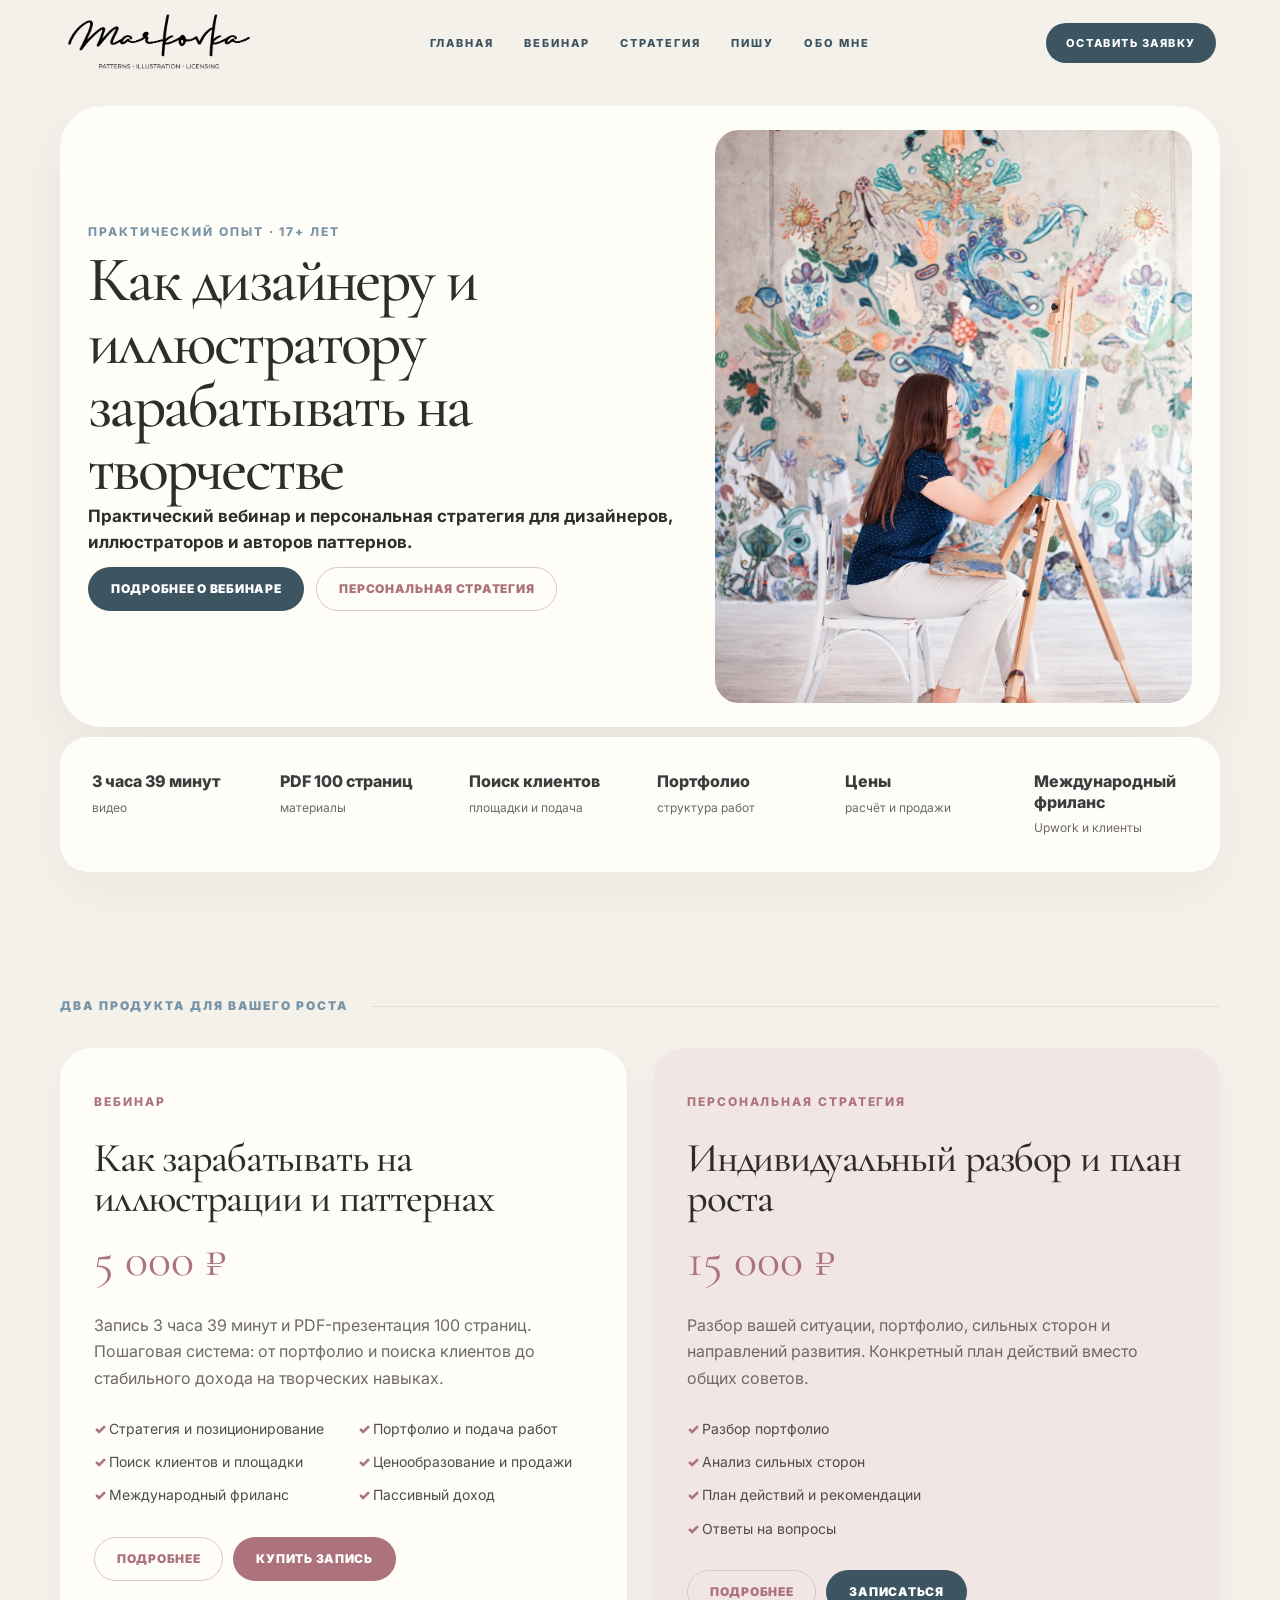
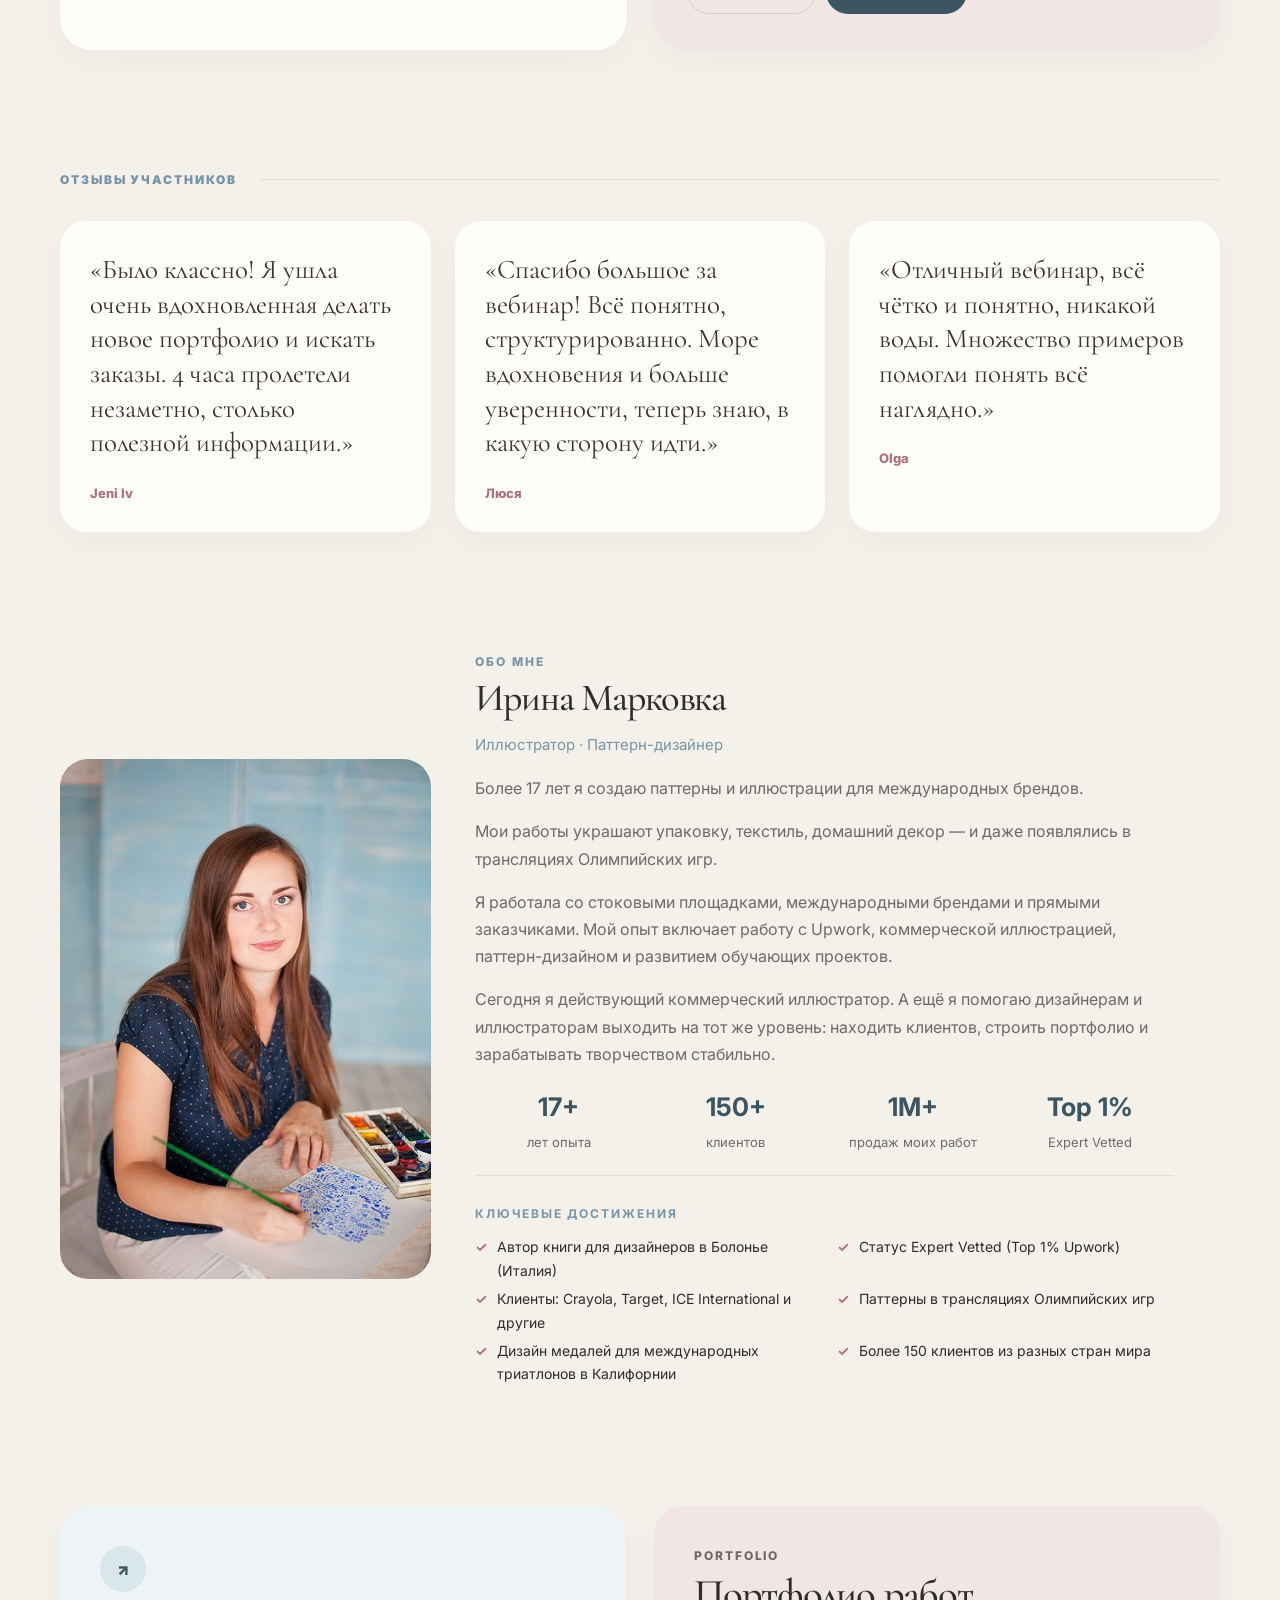
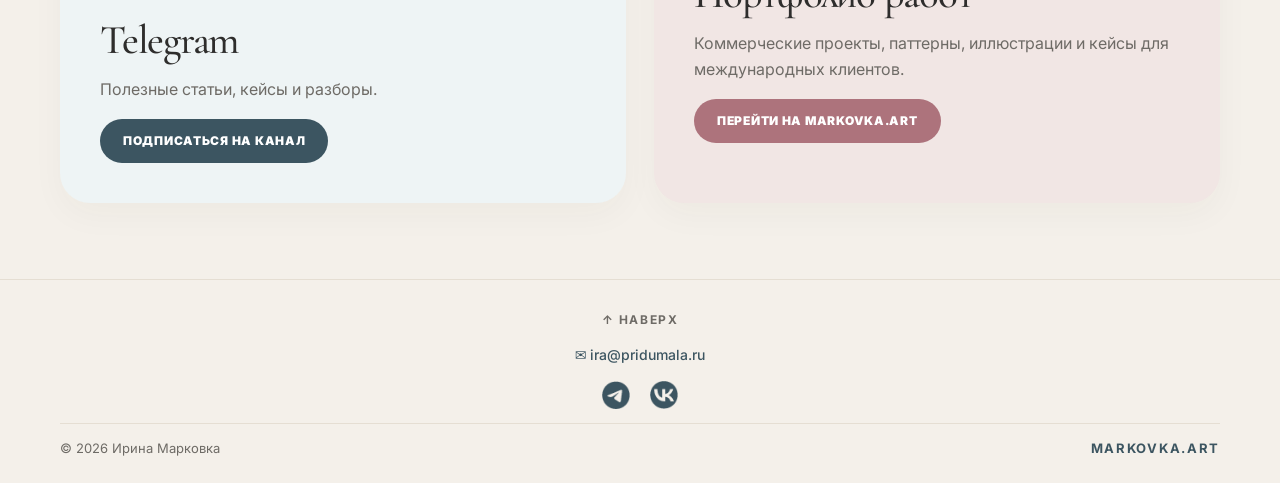
<file: index.html>
<!doctype html>
<html lang="ru">
<head>
  <link rel="icon" type="image/png" href="favicon.png">
  <meta charset="utf-8">
  <meta name="viewport" content="width=device-width, initial-scale=1">
  <title>Ирина Марковка — вебинар и персональная стратегия</title>
  <meta name="description" content="Вебинар по монетизации иллюстрации и паттернов и персональная стратегия для дизайнеров, иллюстраторов и авторов паттернов.">
  <meta property="og:title" content="Как дизайнеру и иллюстратору зарабатывать на творчестве">
  <meta property="og:description" content="Практический вебинар и персональная стратегия для дизайнеров и иллюстраторов.">
  <meta property="og:image" content="hero-irina.jpg">
  <meta property="og:type" content="website">
  <link rel="preconnect" href="https://fonts.googleapis.com">
  <link rel="preconnect" href="https://fonts.gstatic.com" crossorigin>
  <link href="https://fonts.googleapis.com/css2?family=Cormorant+Garamond:wght@400;500;600&family=Inter:wght@400;500;600;700;800&display=swap" rel="stylesheet">
  <link rel="stylesheet" href="style.css">

  <!-- Google tag (gtag.js) -->
  <script async src="https://www.googletagmanager.com/gtag/js?id=G-EKBG47SY8M"></script>
  <script>
    window.dataLayer = window.dataLayer || [];
    function gtag(){dataLayer.push(arguments);}
    gtag('js', new Date());
    gtag('config', 'G-EKBG47SY8M');
  </script>

  <style>
    /* ===== КОМПАКТНЫЙ ГЕРОЙ ===== */
    .hero {
      padding: 20px 0 10px !important;
    }
    .hero-card {
      display: grid !important;
      grid-template-columns: 1fr 0.8fr !important;
      gap: 30px !important;
      align-items: center !important;
      padding: 24px 28px 24px !important;
      background: var(--paper) !important;
      border-radius: 42px !important;
      box-shadow: var(--shadow) !important;
    }
    .hero-copy .eyebrow {
      margin-bottom: 8px !important;
    }
    .hero-copy .lead {
      font-size: 17px !important;
      margin-top: 4px !important;
      margin-bottom: 0 !important;
      max-width: 100% !important;
    }
    .hero-copy .actions {
      margin-top: 12px !important;
      gap: 12px !important;
    }
    .hero-image {
      min-height: auto !important;
      max-width: 100% !important;
    }
    .hero-image img {
      min-height: auto !important;
      aspect-ratio: 1/1.2;
      object-fit: cover;
      border-radius: 24px;
      width: 100%;
    }

    /* Мобильные версии */
    @media (max-width: 1020px) {
      .hero-card {
        grid-template-columns: 1fr !important;
        gap: 20px !important;
        padding: 20px 20px 20px !important;
      }
      .hero-image {
        max-width: 55% !important;
        margin: 0 auto;
      }
      .hero-copy .lead {
        font-size: 16px !important;
      }
    }

    @media (max-width: 640px) {
      .hero {
        padding: 8px 0 8px !important;
      }
      .hero-card {
        padding: 12px 12px 14px !important;
        border-radius: 18px !important;
        gap: 10px !important;
      }
      .hero-copy {
        order: 2;
      }
      .hero-image {
        order: 1;
        max-width: 65% !important;
        margin: 0 auto;
      }
      .hero-copy .eyebrow {
        font-size: 10px !important;
        margin-bottom: 4px !important;
      }
      .hero-copy .lead {
        font-size: 14px !important;
        margin-top: 4px !important;
        margin-bottom: 0 !important;
      }
      .hero-copy .actions {
        margin-top: 8px !important;
        gap: 6px !important;
      }
      .hero-copy .actions .button {
        font-size: 10px !important;
        min-height: 34px !important;
        padding: 0 12px !important;
        width: 100% !important;
        justify-content: center !important;
      }
      h1 {
        font-size: 26px !important;
        line-height: 1.05 !important;
      }
    }

    @media (max-width: 480px) {
      .hero-copy .lead {
        font-size: 13px !important;
        line-height: 1.4 !important;
      }
      .hero-copy .actions .button {
        font-size: 9px !important;
        min-height: 30px !important;
        padding: 0 10px !important;
      }
      h1 {
        font-size: 22px !important;
      }
    }
  </style>
</head>

<body>
  <header class="site-header">
    <a class="brand" href="index.html" aria-label="Markovka">
      <img src="logo-markovka.png" alt="Markovka">
    </a>

    <input class="nav-toggle" type="checkbox" id="nav-toggle">
    <label class="burger" for="nav-toggle" aria-label="Открыть меню">
      <span></span>
      <span></span>
      <span></span>
    </label>
    <nav class="nav" aria-label="Навигация">
  <a href="index.html">Главная</a>
  <a href="webinar.html">Вебинар</a>
  <a href="strategy.html">Стратегия</a>
  <a href="articles.html">Пишу</a>
  <a href="index.html#about">Обо мне</a>
</nav>

    <a class="header-link" href="https://docs.google.com/forms/d/1lf9KseqGWi2FmkiFGvXtNCnMNeQKkgYbypA-zxr-Fec/viewform" target="_blank" rel="noopener noreferrer">Оставить заявку</a>
  </header>

  <main id="top">
    <!-- ===== ГЕРОЙ ===== -->
    <section class="hero">
      <div class="container hero-card">
        <div class="hero-copy">
          <p class="eyebrow">Практический опыт · 17+ лет</p>
          <h1>Как дизайнеру и иллюстратору зарабатывать на творчестве</h1>
          <p class="lead">Практический вебинар и персональная стратегия для дизайнеров, иллюстраторов и авторов паттернов.</p>

          <div class="actions">
            <a class="button dark" href="webinar.html">Подробнее о вебинаре</a>
            <a class="button light" href="strategy.html">Персональная стратегия</a>
          </div>
        </div>

        <div class="hero-image">
          <img src="hero-irina.jpg" alt="Ирина Марковка рисует у мольберта">
        </div>
      </div>
    </section>

    <section class="features" aria-label="Ключевые материалы">
      <div class="container feature-card clean-features">
        <div class="feature-item"><span>3 часа 39 минут</span><small>видео</small></div>
        <div class="feature-item"><span>PDF 100 страниц</span><small>материалы</small></div>
        <div class="feature-item"><span>Поиск клиентов</span><small>площадки и подача</small></div>
        <div class="feature-item"><span>Портфолио</span><small>структура работ</small></div>
        <div class="feature-item"><span>Цены</span><small>расчёт и продажи</small></div>
        <div class="feature-item"><span>Международный фриланс</span><small>Upwork и клиенты</small></div>
      </div>
    </section>

    <section class="section products" id="webinar">
      <div class="container">
        <div class="section-label"><span>Два продукта для вашего роста</span></div>

        <div class="product-grid">
          <article class="product product-webinar">
            <p class="card-eyebrow">Вебинар</p>
            <h2>Как зарабатывать на иллюстрации и паттернах</h2>
            <p class="product-price">5 000 ₽</p>
            <p class="product-text">Запись 3 часа 39 минут и PDF-презентация 100 страниц. Пошаговая система: от портфолио и поиска клиентов до стабильного дохода на творческих навыках.</p>

            <ul class="columns-list">
              <li>Стратегия и позиционирование</li>
              <li>Портфолио и подача работ</li>
              <li>Поиск клиентов и площадки</li>
              <li>Ценообразование и продажи</li>
              <li>Международный фриланс</li>
              <li>Пассивный доход</li>
            </ul>

            <div class="actions">
              <a class="button light" href="webinar.html">Подробнее</a>
              <a class="button rose" href="https://docs.google.com/forms/d/e/1FAIpQLSdtNIwjEwhyrS_S5xvC4GNTHMnZVz6UDMvT66RdPrq0_1zOiw/viewform?usp=dialog" target="_blank" rel="noopener noreferrer">Купить запись</a>
            </div>
          </article>

          <article class="product product-strategy" id="strategy">
            <p class="card-eyebrow">Персональная стратегия</p>
            <h2>Индивидуальный разбор и план роста</h2>
            <p class="product-price">15 000 ₽</p>
            <p class="product-text">Разбор вашей ситуации, портфолио, сильных сторон и направлений развития. Конкретный план действий вместо общих советов.</p>

            <ul class="simple-list">
              <li>Разбор портфолио</li>
              <li>Анализ сильных сторон</li>
              <li>План действий и рекомендации</li>
              <li>Ответы на вопросы</li>
            </ul>

            <div class="actions">
              <a class="button light" href="strategy.html">Подробнее</a>
              <a class="button dark" href="https://t.me/artweinspire" target="_blank" rel="noopener noreferrer">Записаться</a>
            </div>
          </article>
        </div>
      </div>
    </section>

    <section class="section reviews" id="reviews">
      <div class="container">
        <div class="section-label"><span>Отзывы участников</span></div>

        <div class="reviews-grid">
          <blockquote>
            <p>«Было классно! Я ушла очень вдохновленная делать новое портфолио и искать заказы. 4 часа пролетели незаметно, столько полезной информации.»</p>
            <footer>Jeni Iv</footer>
          </blockquote>
          <blockquote>
            <p>«Спасибо большое за вебинар! Всё понятно, структурированно. Море вдохновения и больше уверенности, теперь знаю, в какую сторону идти.»</p>
            <footer>Люся</footer>
          </blockquote>
          <blockquote>
            <p>«Отличный вебинар, всё чётко и понятно, никакой воды. Множество примеров помогли понять всё наглядно.»</p>
            <footer>Olga</footer>
          </blockquote>
        </div>
      </div>
    </section>

    <section class="section about" id="about">
  <div class="container about-card-compact">
    <div class="about-image">
      <img src="about-irina.jpg" alt="Ирина Марковка">
    </div>
    <div class="about-copy">
      <p class="eyebrow">Обо мне</p>
      <h2 style="font-size: 2.4rem; margin-bottom: 4px;">Ирина Марковка</h2>
      <p style="font-size: 15px; color: var(--blue-light); margin-bottom: 18px;">Иллюстратор · Паттерн-дизайнер</p>

      <!-- НАЧАЛО ИЗ СТАРОЙ ВЕРСИИ (энергичное) -->
      <p style="font-size: 16px; line-height: 1.7; max-width: 100%; margin-bottom: 10px;">
        Более 17 лет я создаю паттерны и иллюстрации для международных брендов.
      </p>
      <p style="font-size: 16px; line-height: 1.7; max-width: 100%; margin-bottom: 10px;">
        Мои работы украшают упаковку, текстиль, домашний декор — и даже появлялись в трансляциях Олимпийских игр.
      </p>
      <p style="font-size: 16px; line-height: 1.7; max-width: 100%; margin-bottom: 10px;">
        Я работала со стоковыми площадками, международными брендами и прямыми заказчиками. Мой опыт включает работу с Upwork, коммерческой иллюстрацией, паттерн-дизайном и развитием обучающих проектов.
      </p>
      <p style="font-size: 16px; line-height: 1.7; max-width: 100%; margin-bottom: 18px;">
        Сегодня я действующий коммерческий иллюстратор. А ещё я помогаю дизайнерам и иллюстраторам выходить на тот же уровень: находить клиентов, строить портфолио и зарабатывать творчеством стабильно.
      </p>

      <!-- ЦИФРЫ (НОВАЯ ВЕРСИЯ) -->
      <div style="display: grid; grid-template-columns: repeat(4, 1fr); gap: 10px; margin: 16px 0 20px; text-align: center;">
        <div>
          <strong style="display: block; font-size: 1.6rem; color: var(--blue);">17+</strong>
          <span style="font-size: 13px; color: var(--muted);">лет опыта</span>
        </div>
        <div>
          <strong style="display: block; font-size: 1.6rem; color: var(--blue);">150+</strong>
          <span style="font-size: 13px; color: var(--muted);">клиентов</span>
        </div>
        <div>
          <strong style="display: block; font-size: 1.6rem; color: var(--blue);">1M+</strong>
          <span style="font-size: 13px; color: var(--muted);">продаж моих работ</span>
        </div>
        <div>
          <strong style="display: block; font-size: 1.6rem; color: var(--blue);">Top 1%</strong>
          <span style="font-size: 13px; color: var(--muted);">Expert Vetted</span>
        </div>
      </div>

      <!-- ДОСТИЖЕНИЯ (НОВАЯ ВЕРСИЯ) -->
      <div style="border-top: 1px solid var(--line); padding-top: 16px;">
        <p style="font-size: 12px; font-weight: 700; color: var(--blue-light); letter-spacing: 0.16em; text-transform: uppercase; margin-bottom: 12px;">Ключевые достижения</p>
        <ul style="list-style: none; padding: 0; margin: 0; display: grid; grid-template-columns: 1fr 1fr; gap: 4px 24px; font-size: 14px; line-height: 1.7;">
          <li style="position: relative; padding-left: 22px;">
            <span style="position: absolute; left: 0; color: var(--rose); font-weight: 700;">✓</span>
            Автор книги для дизайнеров в Болонье (Италия)
          </li>
          <li style="position: relative; padding-left: 22px;">
            <span style="position: absolute; left: 0; color: var(--rose); font-weight: 700;">✓</span>
            Статус Expert Vetted (Top 1% Upwork)
          </li>
          <li style="position: relative; padding-left: 22px;">
            <span style="position: absolute; left: 0; color: var(--rose); font-weight: 700;">✓</span>
            Клиенты: Crayola, Target, ICE International и другие
          </li>
          <li style="position: relative; padding-left: 22px;">
            <span style="position: absolute; left: 0; color: var(--rose); font-weight: 700;">✓</span>
            Паттерны в трансляциях Олимпийских игр
          </li>
          <li style="position: relative; padding-left: 22px;">
            <span style="position: absolute; left: 0; color: var(--rose); font-weight: 700;">✓</span>
            Дизайн медалей для международных триатлонов в Калифорнии
          </li>
          <li style="position: relative; padding-left: 22px;">
            <span style="position: absolute; left: 0; color: var(--rose); font-weight: 700;">✓</span>
            Более 150 клиентов из разных стран мира
          </li>
        </ul>
      </div>
    </div>
  </div>
</section>
    <section class="section final-cards">
      <div class="container final-grid">
        <article class="telegram-card" id="telegram">
          <div class="round-icon">↗</div>
          <h2>Telegram</h2>
          <p>Полезные статьи, кейсы и разборы.</p>
          <a class="button dark" href="https://t.me/markovka_pattern" target="_blank" rel="noopener noreferrer">Подписаться на канал</a>
        </article>

        <article class="portfolio-card">
          <p class="eyebrow">Portfolio</p>
          <h2>Портфолио работ</h2>
          <p>Коммерческие проекты, паттерны, иллюстрации и кейсы для международных клиентов.</p>
          <a class="button rose" href="https://markovka.art" target="_blank" rel="noopener noreferrer">Перейти на Markovka.art</a>
        </article>
      </div>
    </section>
  </main>

  <footer class="footer">
  <div class="container">

    <!-- ССЫЛКА "НАВЕРХ" -->
    <div class="footer-top">
      <a href="#" class="back-to-top" aria-label="Наверх">↑ Наверх</a>
    </div>

    <!-- ПОЧТА -->
    <div class="footer-email">
      <a href="mailto:ira@pridumala.ru">✉ ira@pridumala.ru</a>
    </div>

    <!-- ИКОНКИ СОЦСЕТЕЙ -->
    <div class="footer-icons">
      <a href="https://t.me/markovka_pattern" target="_blank" rel="noopener noreferrer">
        <img src="icon-tg.png" alt="Telegram" width="28" height="28">
      </a>
      <a href="https://vk.com/markovka" target="_blank" rel="noopener noreferrer">
        <img src="icon-vk.png" alt="VK" width="28" height="28">
      </a>
    </div>

    <!-- КОПИРАЙТ -->
    <div class="footer-bottom">
      <span>© 2026 Ирина Марковка</span>
      <a href="https://markovka.art" target="_blank" rel="noopener noreferrer">Markovka.art</a>
    </div>

  </div>
</footer>

  <script>
    document.addEventListener('DOMContentLoaded', function() {
      const backToTop = document.querySelector('.back-to-top');
      if (backToTop) {
        backToTop.addEventListener('click', function(e) {
          e.preventDefault();
          window.scrollTo({ top: 0, behavior: 'smooth' });
        });
      }
    });
  </script>
</body>
</html>
</file>
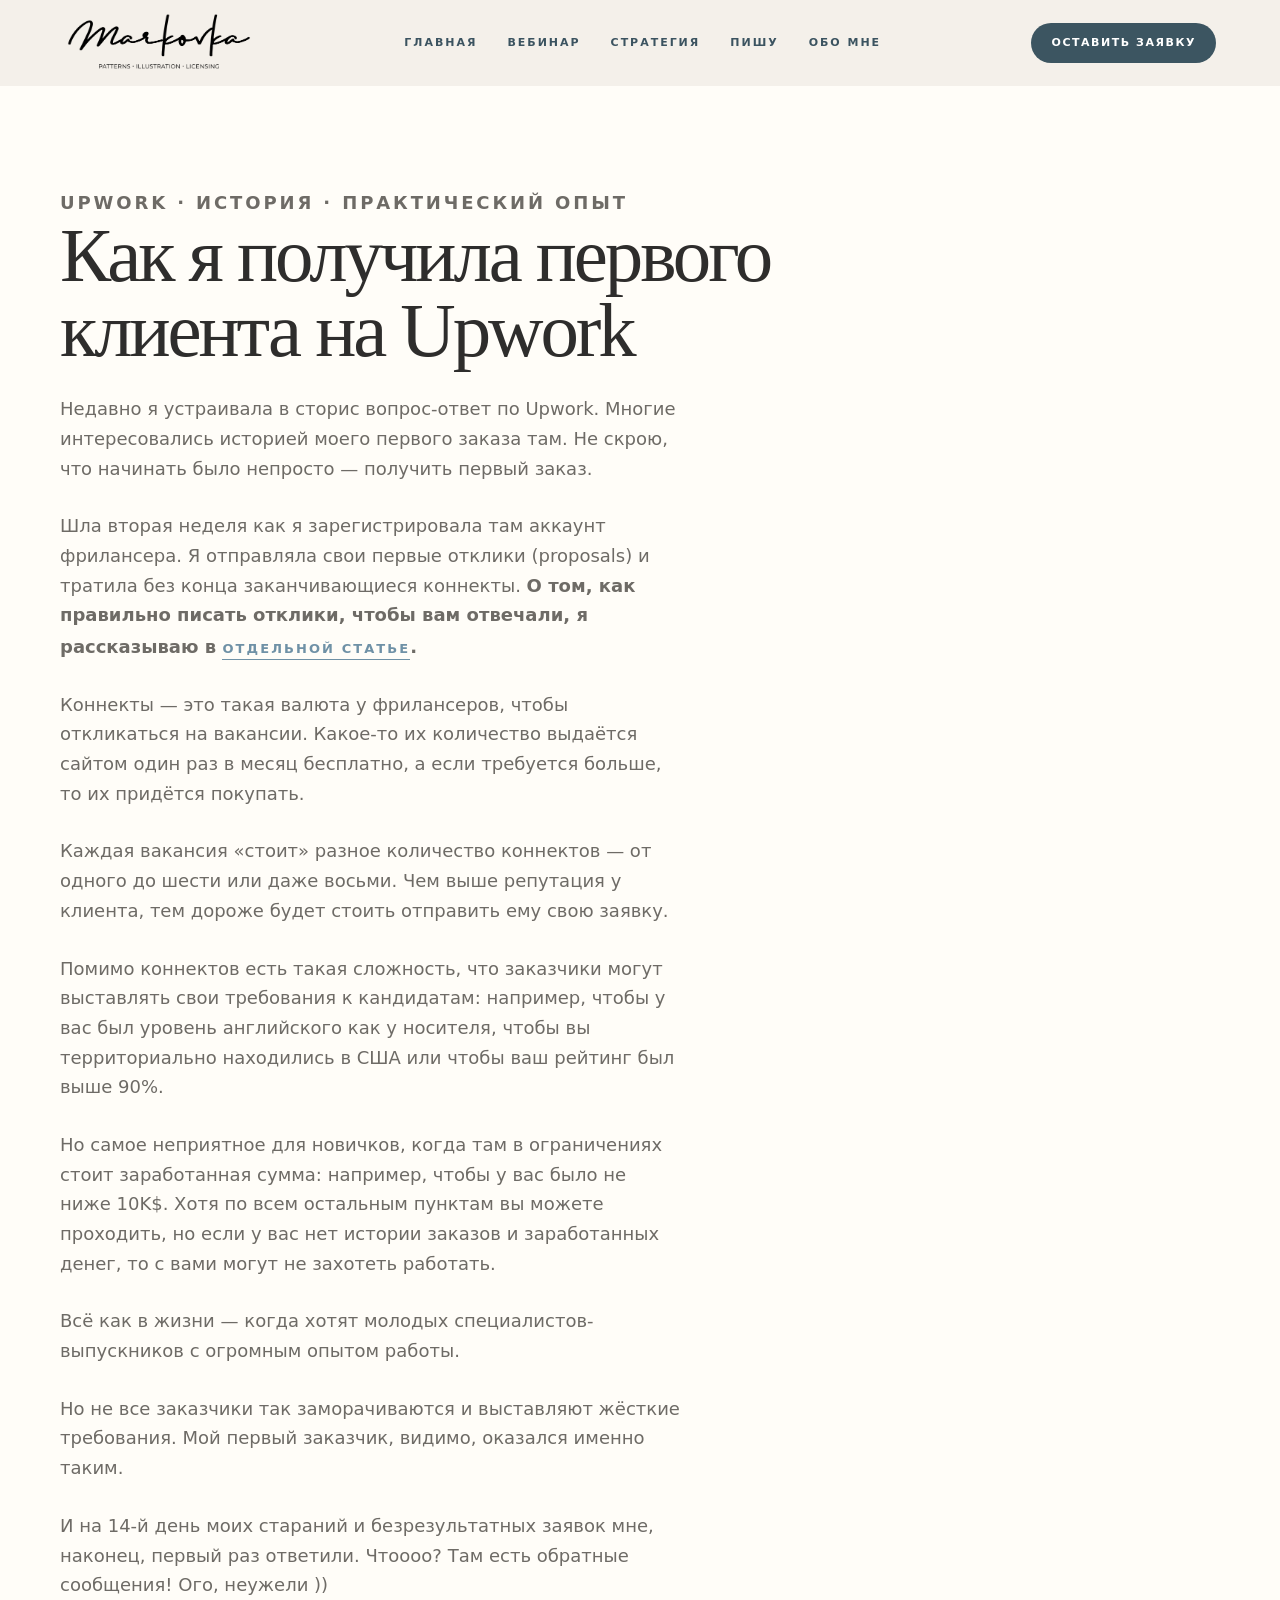
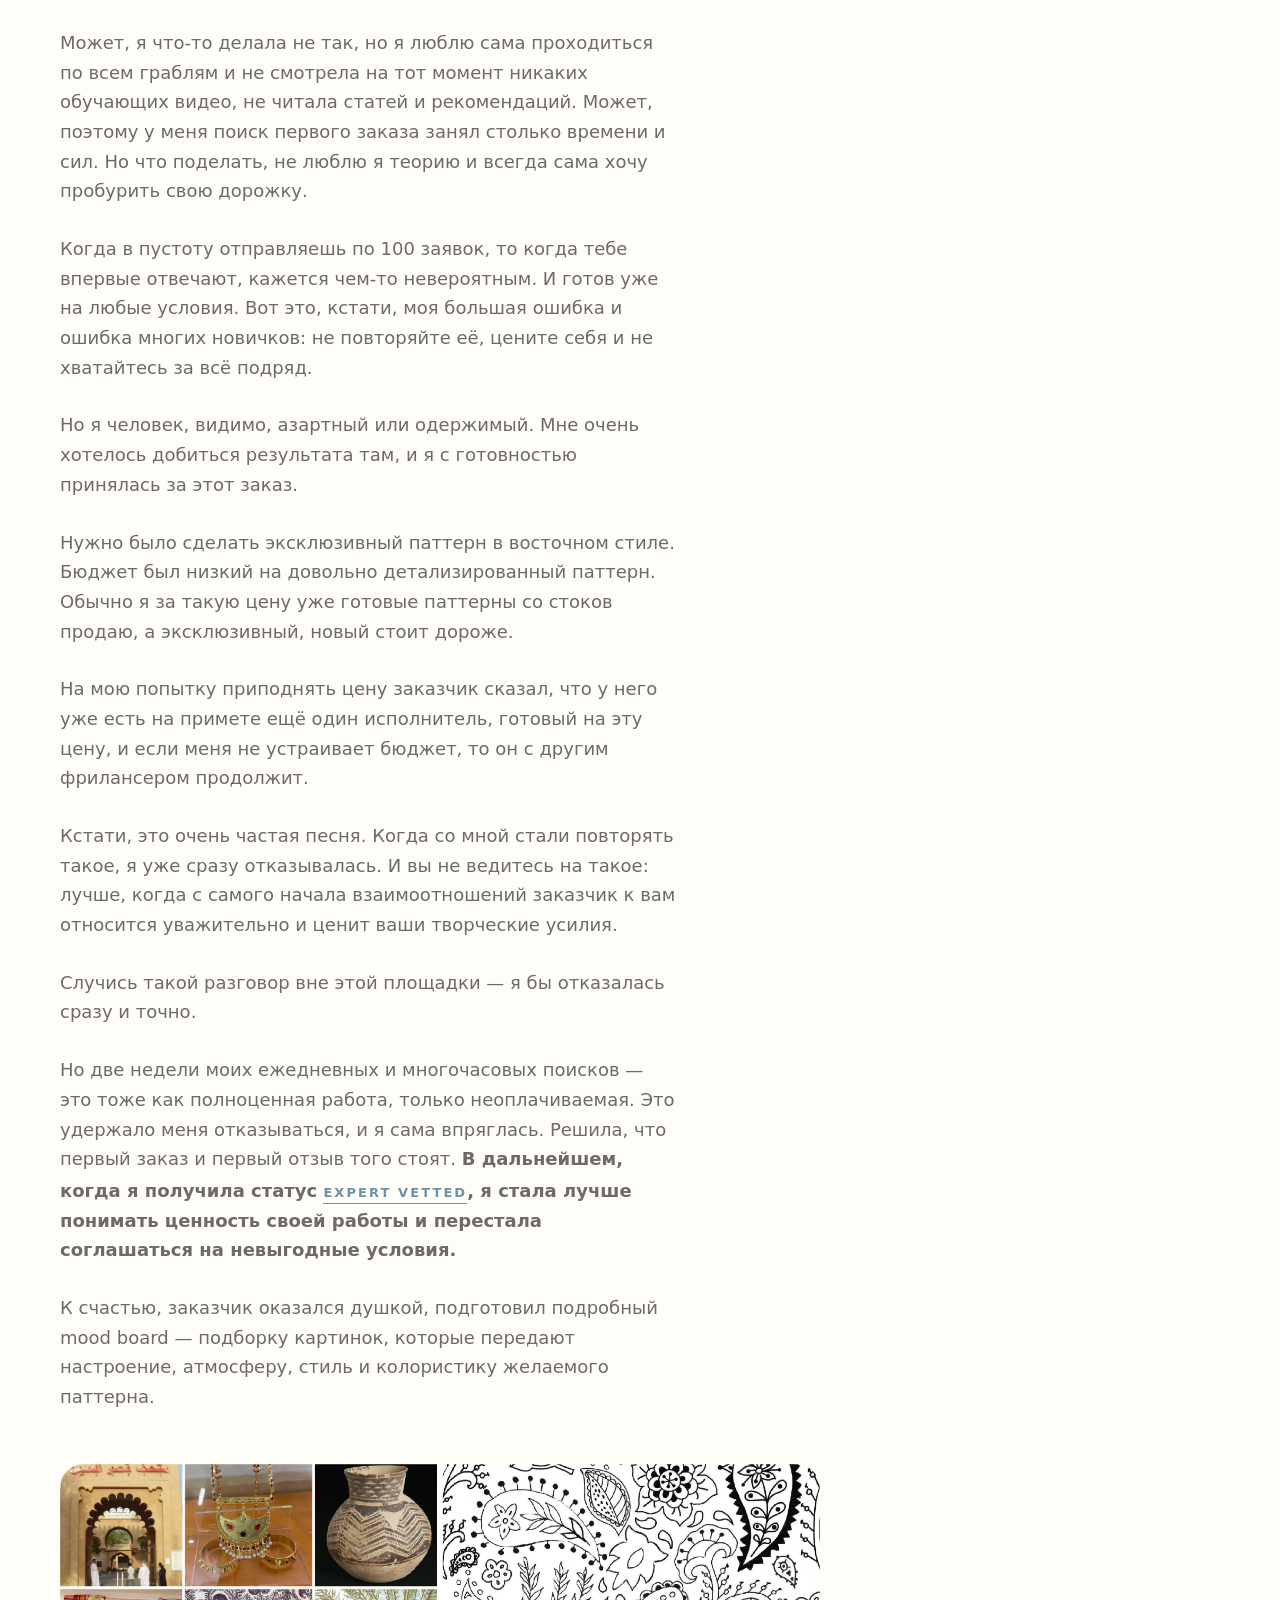
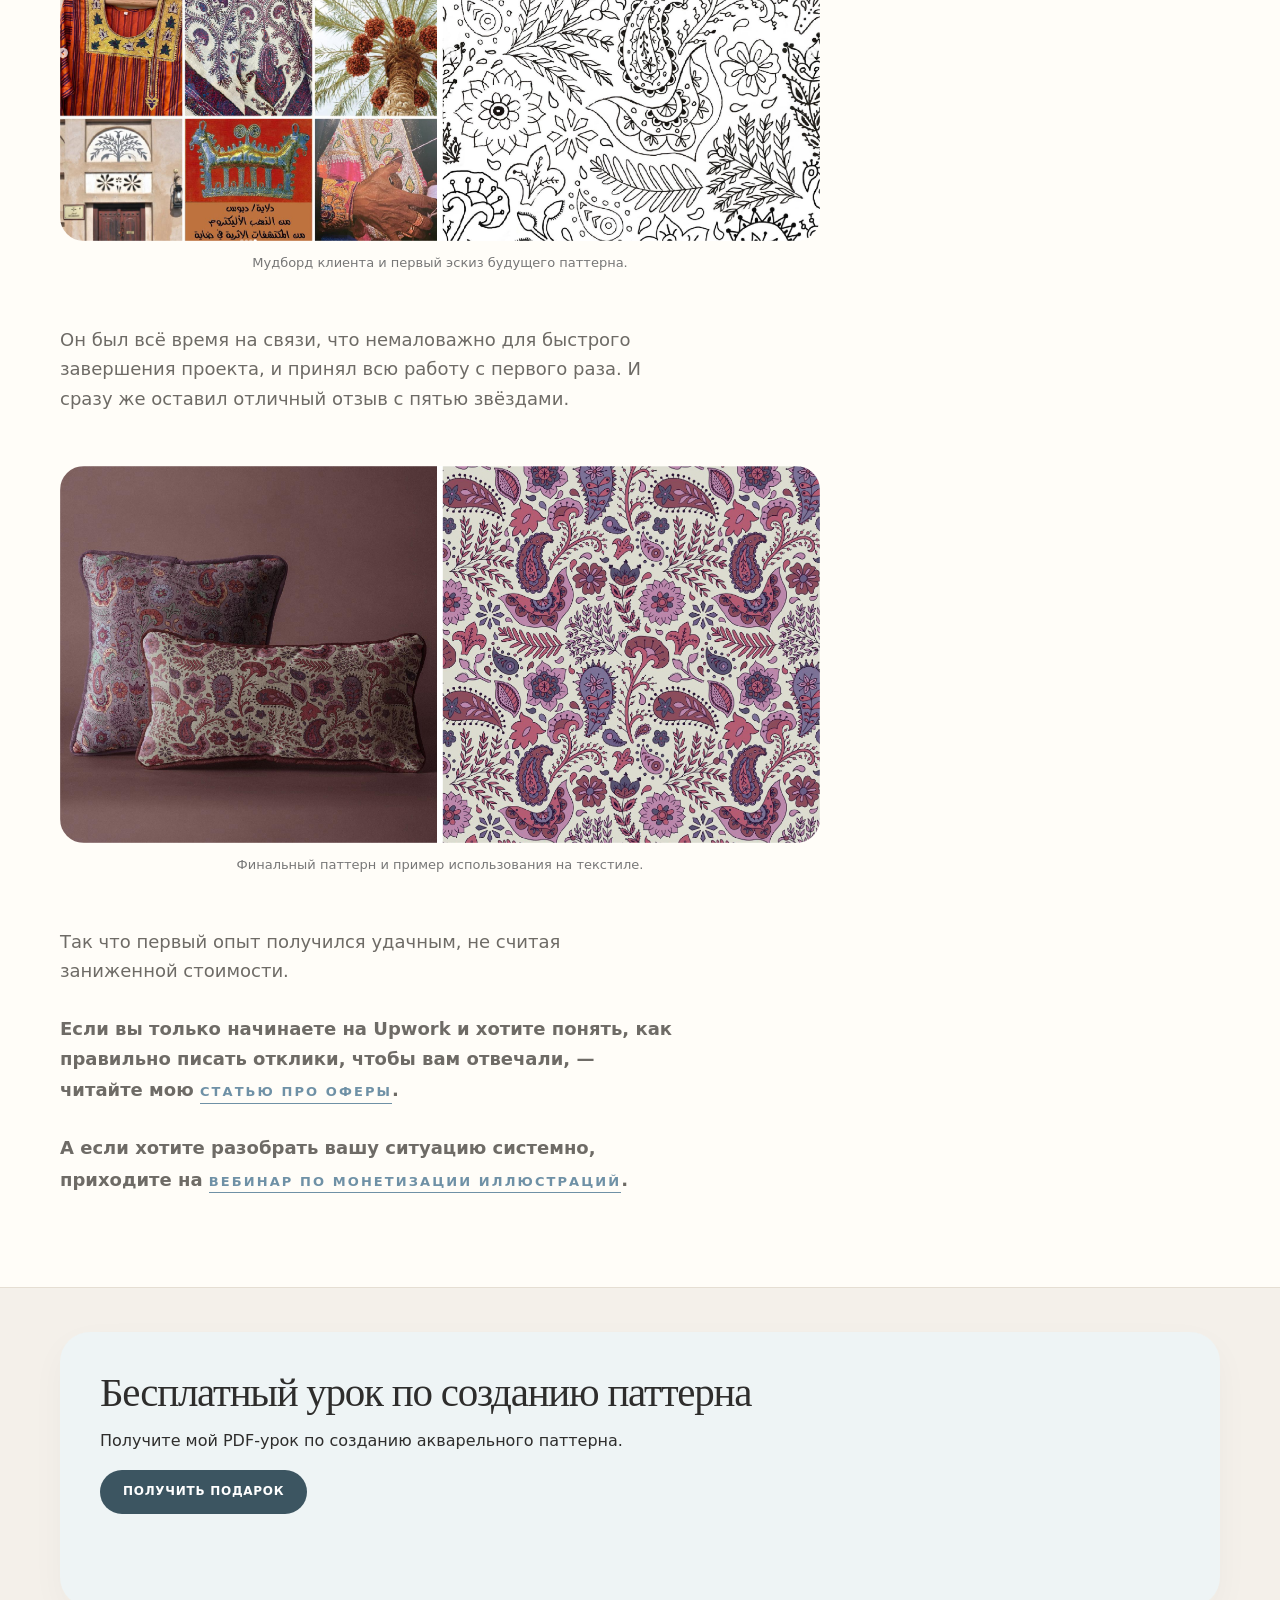
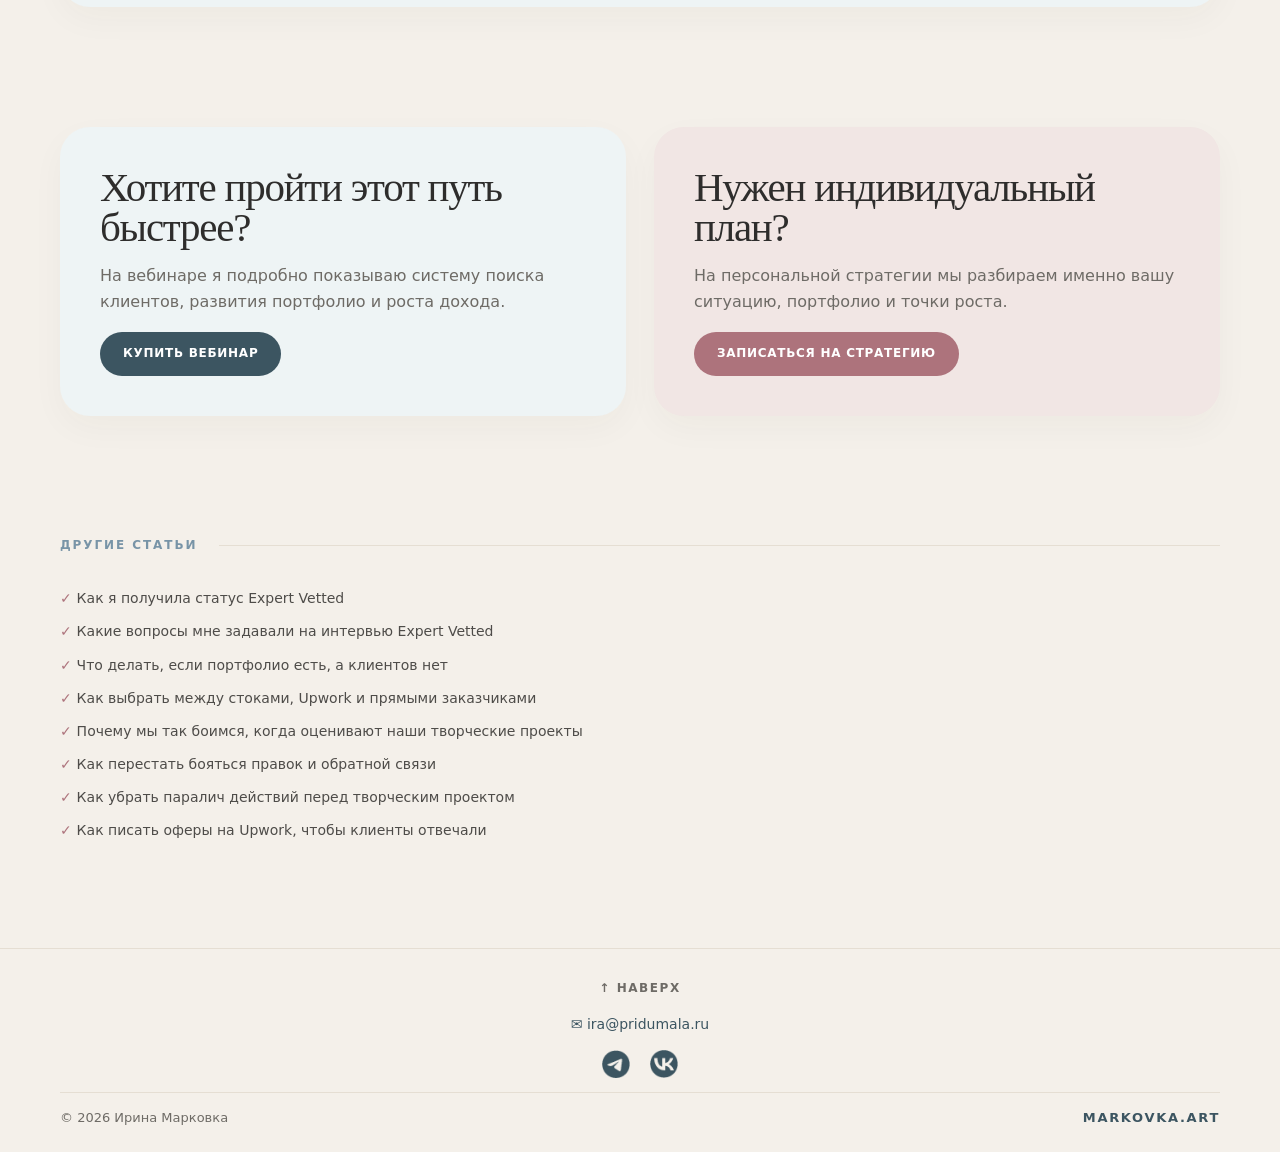
<file: article-01.html>
<!doctype html>
<html lang="ru">
<head>
<link rel="icon" type="image/png" href="favicon.png">
<meta charset="utf-8">
<meta name="viewport" content="width=device-width, initial-scale=1">
<title>Как я получила первого клиента на Upwork — Ирина Марковка</title>
<meta name="description" content="Моя история первого заказа на Upwork: как я искала клиента, тратила коннекты и получила первый отзыв. Ошибки новичков и полезные выводы.">
<link rel="stylesheet" href="style.css">

<!-- Google Analytics -->
<script async src="https://www.googletagmanager.com/gtag/js?id=G-EKBG47SY8M"></script>
<script>
window.dataLayer = window.dataLayer || [];
function gtag(){dataLayer.push(arguments);}
gtag('js', new Date());
gtag('config', 'G-EKBG47SY8M');
</script>
</head>

<body>

<header class="site-header">
  <a class="brand" href="index.html" aria-label="Markovka">
    <img src="logo-markovka.png" alt="Markovka">
  </a>

  <input class="nav-toggle" type="checkbox" id="nav-toggle">
  <label class="burger" for="nav-toggle" aria-label="Открыть меню">
    <span></span>
    <span></span>
    <span></span>
  </label>

  <nav class="nav" aria-label="Навигация">
  <a href="index.html">Главная</a>
  <a href="webinar.html">Вебинар</a>
  <a href="strategy.html">Стратегия</a>
  <a href="articles.html">Пишу</a>
  <a href="index.html#about">Обо мне</a>
</nav>

  <a class="header-link" href="https://docs.google.com/forms/d/1lf9KseqGWi2FmkiFGvXtNCnMNeQKkgYbypA-zxr-Fec/viewform" target="_blank" rel="noopener noreferrer">Оставить заявку</a>
</header>

<main>

<section class="articles-hero">
<div class="container">

<p class="eyebrow">Upwork · История · Практический опыт</p>

<h1>Как я получила первого клиента на Upwork</h1>

<div class="article-text">

<p>
Недавно я устраивала в сторис вопрос-ответ по Upwork. Многие интересовались историей моего первого заказа там. Не скрою, что начинать было непросто — получить первый заказ.
</p>

<p>
Шла вторая неделя как я зарегистрировала там аккаунт фрилансера. Я отправляла свои первые отклики (proposals) и тратила без конца заканчивающиеся коннекты. <strong>О том, как правильно писать отклики, чтобы вам отвечали, я рассказываю в <a class="text-link" href="article-09.html">отдельной статье</a>.</strong>
</p>

<p>
Коннекты — это такая валюта у фрилансеров, чтобы откликаться на вакансии. Какое-то их количество выдаётся сайтом один раз в месяц бесплатно, а если требуется больше, то их придётся покупать.
</p>

<p>
Каждая вакансия «стоит» разное количество коннектов — от одного до шести или даже восьми. Чем выше репутация у клиента, тем дороже будет стоить отправить ему свою заявку.
</p>

<p>
Помимо коннектов есть такая сложность, что заказчики могут выставлять свои требования к кандидатам: например, чтобы у вас был уровень английского как у носителя, чтобы вы территориально находились в США или чтобы ваш рейтинг был выше 90%.
</p>

<p>
Но самое неприятное для новичков, когда там в ограничениях стоит заработанная сумма: например, чтобы у вас было не ниже 10K$. Хотя по всем остальным пунктам вы можете проходить, но если у вас нет истории заказов и заработанных денег, то с вами могут не захотеть работать.
</p>

<p>
Всё как в жизни — когда хотят молодых специалистов-выпускников с огромным опытом работы.
</p>

<p>
Но не все заказчики так заморачиваются и выставляют жёсткие требования. Мой первый заказчик, видимо, оказался именно таким.
</p>

<p>
И на 14-й день моих стараний и безрезультатных заявок мне, наконец, первый раз ответили. Чтоооо? Там есть обратные сообщения! Ого, неужели ))
</p>

<p>
Может, я что-то делала не так, но я люблю сама проходиться по всем граблям и не смотрела на тот момент никаких обучающих видео, не читала статей и рекомендаций. Может, поэтому у меня поиск первого заказа занял столько времени и сил. Но что поделать, не люблю я теорию и всегда сама хочу пробурить свою дорожку.
</p>

<p>
Когда в пустоту отправляешь по 100 заявок, то когда тебе впервые отвечают, кажется чем-то невероятным. И готов уже на любые условия. Вот это, кстати, моя большая ошибка и ошибка многих новичков: не повторяйте её, цените себя и не хватайтесь за всё подряд.
</p>

<p>
Но я человек, видимо, азартный или одержимый. Мне очень хотелось добиться результата там, и я с готовностью принялась за этот заказ.
</p>

<p>
Нужно было сделать эксклюзивный паттерн в восточном стиле. Бюджет был низкий на довольно детализированный паттерн. Обычно я за такую цену уже готовые паттерны со стоков продаю, а эксклюзивный, новый стоит дороже.
</p>

<p>
На мою попытку приподнять цену заказчик сказал, что у него уже есть на примете ещё один исполнитель, готовый на эту цену, и если меня не устраивает бюджет, то он с другим фрилансером продолжит.
</p>

<p>
Кстати, это очень частая песня. Когда со мной стали повторять такое, я уже сразу отказывалась. И вы не ведитесь на такое: лучше, когда с самого начала взаимоотношений заказчик к вам относится уважительно и ценит ваши творческие усилия.
</p>

<p>
Случись такой разговор вне этой площадки — я бы отказалась сразу и точно.
</p>

<p>
Но две недели моих ежедневных и многочасовых поисков — это тоже как полноценная работа, только неоплачиваемая. Это удержало меня отказываться, и я сама впряглась. Решила, что первый заказ и первый отзыв того стоят. <strong>В дальнейшем, когда я получила статус <a class="text-link" href="article-02.html">Expert Vetted</a>, я стала лучше понимать ценность своей работы и перестала соглашаться на невыгодные условия.</strong>
</p>

<p>
К счастью, заказчик оказался душкой, подготовил подробный mood board — подборку картинок, которые передают настроение, атмосферу, стиль и колористику желаемого паттерна.
</p>

<figure class="article-image">
  <img src="upwork-first-order-process01.jpg" alt="Мудборд клиента и первый эскиз паттерна">
  <figcaption>
    Мудборд клиента и первый эскиз будущего паттерна.
  </figcaption>
</figure>

<p>
Он был всё время на связи, что немаловажно для быстрого завершения проекта, и принял всю работу с первого раза. И сразу же оставил отличный отзыв с пятью звёздами.
</p>

<figure class="article-image">
  <img src="upwork-first-order-process02.jpg" alt="Финальный паттерн и мокап подушек">
  <figcaption>
    Финальный паттерн и пример использования на текстиле.
  </figcaption>
</figure>

<p>
Так что первый опыт получился удачным, не считая заниженной стоимости.
</p>

<p>
<strong>Если вы только начинаете на Upwork и хотите понять, как правильно писать отклики, чтобы вам отвечали, — читайте мою <a class="text-link" href="article-09.html">статью про оферы</a>.</strong>
</p>

<p>
<strong>А если хотите разобрать вашу ситуацию системно, приходите на <a class="text-link" href="https://pridumala.ru/webinar.html">вебинар по монетизации иллюстраций</a>.</strong>
</p>

</div>

</div>
</section>

<!-- БЕСПЛАТНЫЙ УРОК -->
<section class="section">
<div class="container">

<div class="telegram-card">

<h2>Бесплатный урок по созданию паттерна</h2>

<p>
Получите мой PDF-урок по созданию акварельного паттерна.
</p>

<a
class="button dark"
href="https://docs.google.com/forms/d/e/1FAIpQLSfivsLEwUJN-eb4UyP88oJZa9PAojtXL4liqwIVAjbib8wV5g/viewform?usp=header"
target="_blank">
Получить подарок
</a>

</div>

</div>
</section>

<!-- ФИНАЛЬНЫЙ БЛОК С ВЕБИНАРОМ И СТРАТЕГИЕЙ -->
<section class="section">
<div class="container">

<div class="final-grid">

<article class="telegram-card">

<h2>Хотите пройти этот путь быстрее?</h2>

<p>
На вебинаре я подробно показываю систему поиска клиентов, развития портфолио и роста дохода.
</p>

<a
class="button dark"
href="https://docs.google.com/forms/d/e/1FAIpQLSdtNIwjEwhyrS_S5xvC4GNTHMnZVz6UDMvT66RdPrq0_1zOiw/viewform?usp=dialog"
target="_blank">
Купить вебинар
</a>

</article>

<article class="portfolio-card">

<h2>Нужен индивидуальный план?</h2>

<p>
На персональной стратегии мы разбираем именно вашу ситуацию, портфолио и точки роста.
</p>

<a
class="button rose"
href="https://t.me/artweinspire"
target="_blank">
Записаться на стратегию
</a>

</article>

</div>

</div>
</section>

<!-- ДРУГИЕ СТАТЬИ (СПИСОК С ГАЛОЧКАМИ) -->
<section class="section">
<div class="container">

<div class="section-label">
<span>Другие статьи</span>
</div>

<ul class="simple-list">
<li><a href="article-02.html">Как я получила статус Expert Vetted</a></li>
<li><a href="article-03.html">Какие вопросы мне задавали на интервью Expert Vetted</a></li>
<li><a href="article-04.html">Что делать, если портфолио есть, а клиентов нет</a></li>
<li><a href="article-05.html">Как выбрать между стоками, Upwork и прямыми заказчиками</a></li>
<li><a href="article-06.html">Почему мы так боимся, когда оценивают наши творческие проекты</a></li>
<li><a href="article-07.html">Как перестать бояться правок и обратной связи</a></li>
<li><a href="article-08.html">Как убрать паралич действий перед творческим проектом</a></li>
<li><a href="article-09.html">Как писать оферы на Upwork, чтобы клиенты отвечали</a></li>
</ul>

</div>
</section>

</main>

<footer class="footer">
  <div class="container">

    <!-- ССЫЛКА "НАВЕРХ" -->
    <div class="footer-top">
      <a href="#" class="back-to-top" aria-label="Наверх">↑ Наверх</a>
    </div>

    <!-- ПОЧТА -->
    <div class="footer-email">
      <a href="mailto:ira@pridumala.ru">✉ ira@pridumala.ru</a>
    </div>

    <!-- ИКОНКИ СОЦСЕТЕЙ -->
    <div class="footer-icons">
      <a href="https://t.me/markovka_pattern" target="_blank" rel="noopener noreferrer">
        <img src="icon-tg.png" alt="Telegram" width="28" height="28">
      </a>
      <a href="https://vk.com/markovka" target="_blank" rel="noopener noreferrer">
        <img src="icon-vk.png" alt="VK" width="28" height="28">
      </a>
    </div>

    <!-- КОПИРАЙТ -->
    <div class="footer-bottom">
      <span>© 2026 Ирина Марковка</span>
      <a href="https://markovka.art" target="_blank" rel="noopener noreferrer">Markovka.art</a>
    </div>

  </div>
</footer>

<!-- ПЛАВНАЯ ПРОКРУТКА -->
<script>
document.addEventListener('DOMContentLoaded', function() {
  const backToTop = document.querySelector('.back-to-top');
  if (backToTop) {
    backToTop.addEventListener('click', function(e) {
      e.preventDefault();
      window.scrollTo({ top: 0, behavior: 'smooth' });
    });
  }
});
</script>

</body>
</html>
</file>
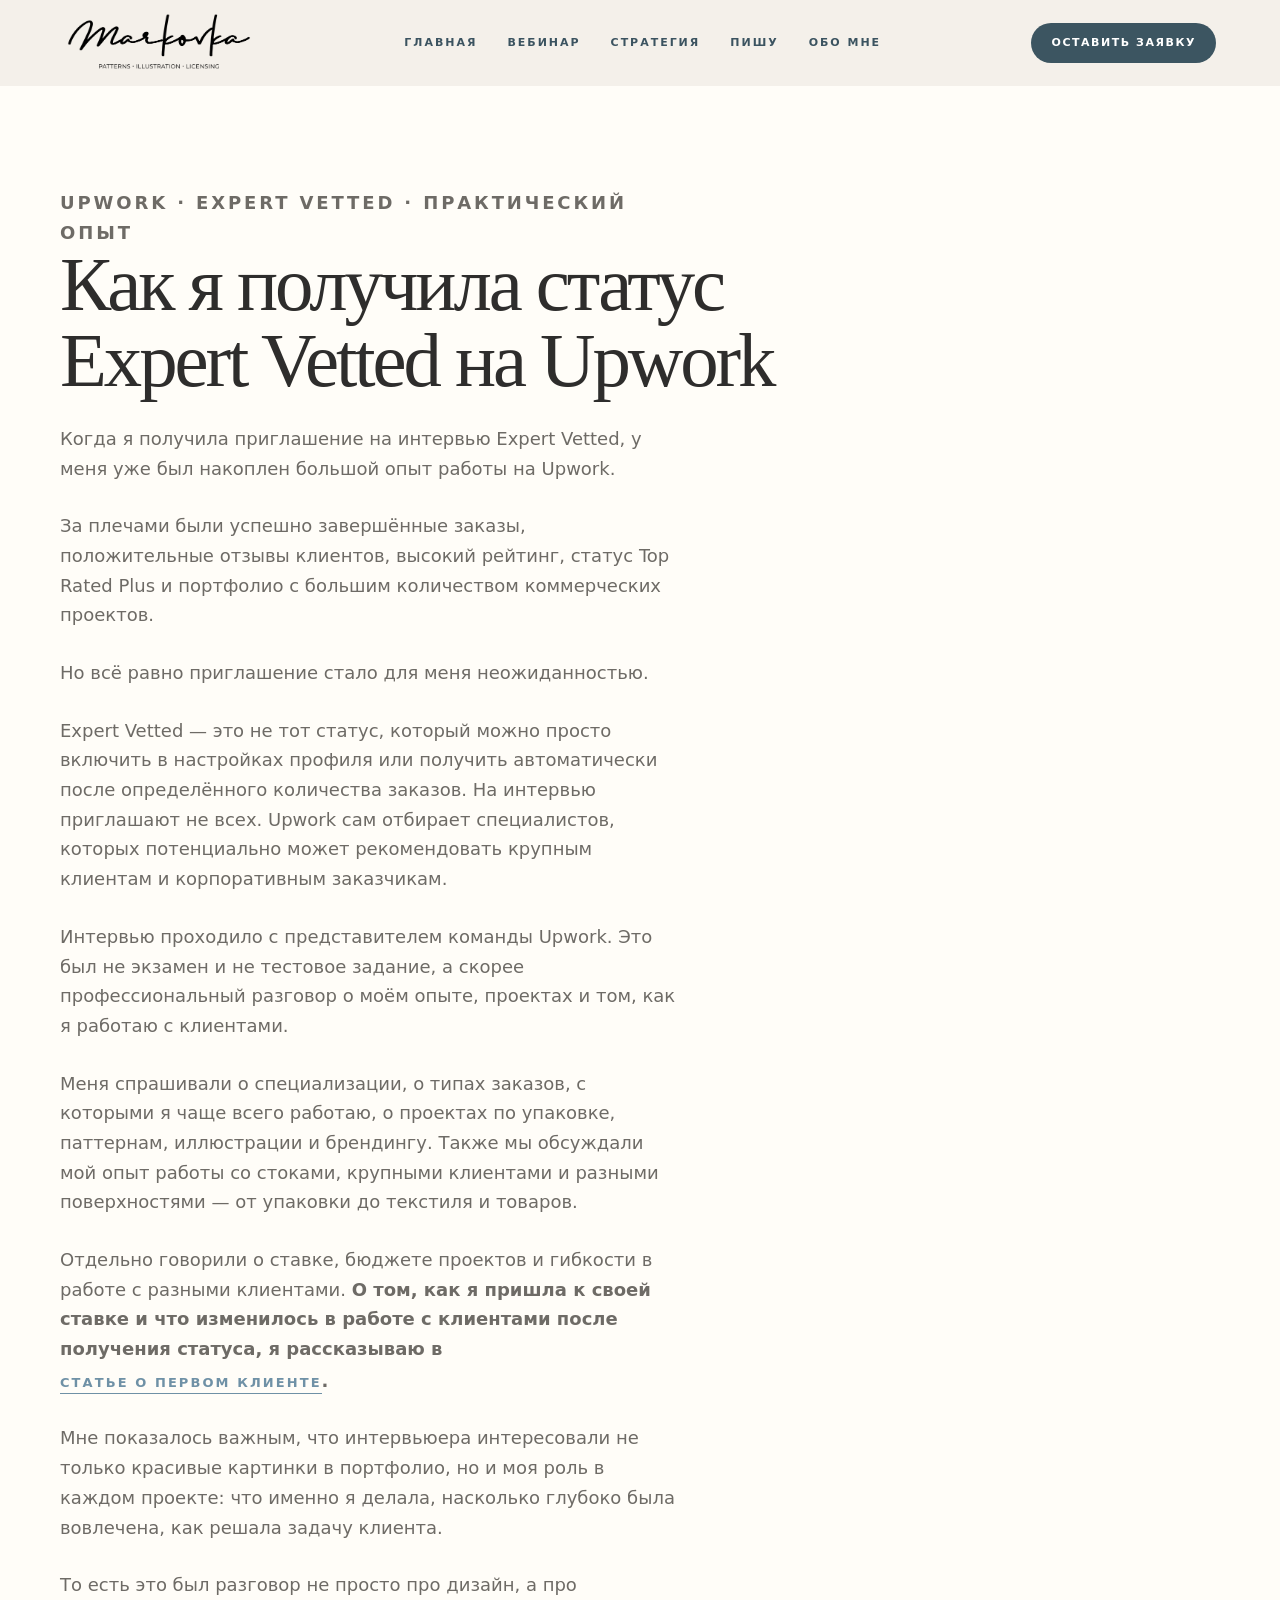
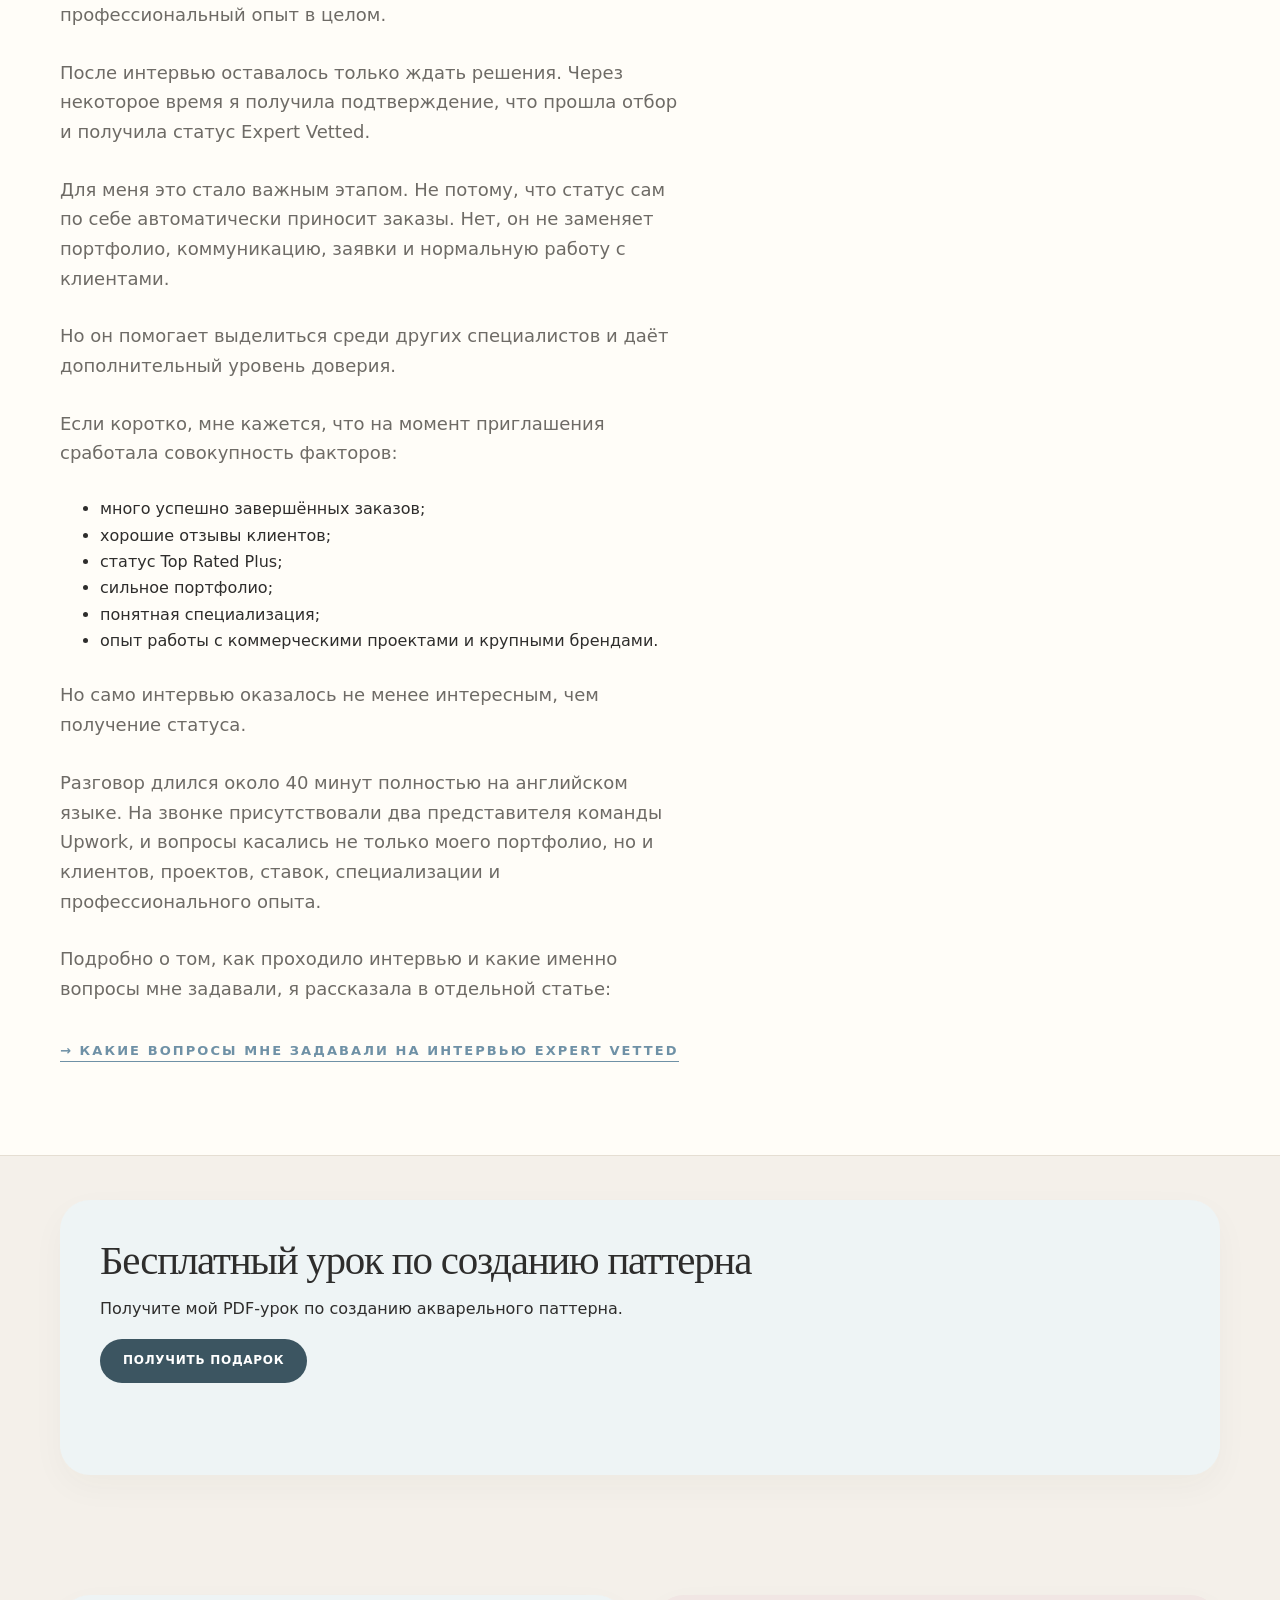
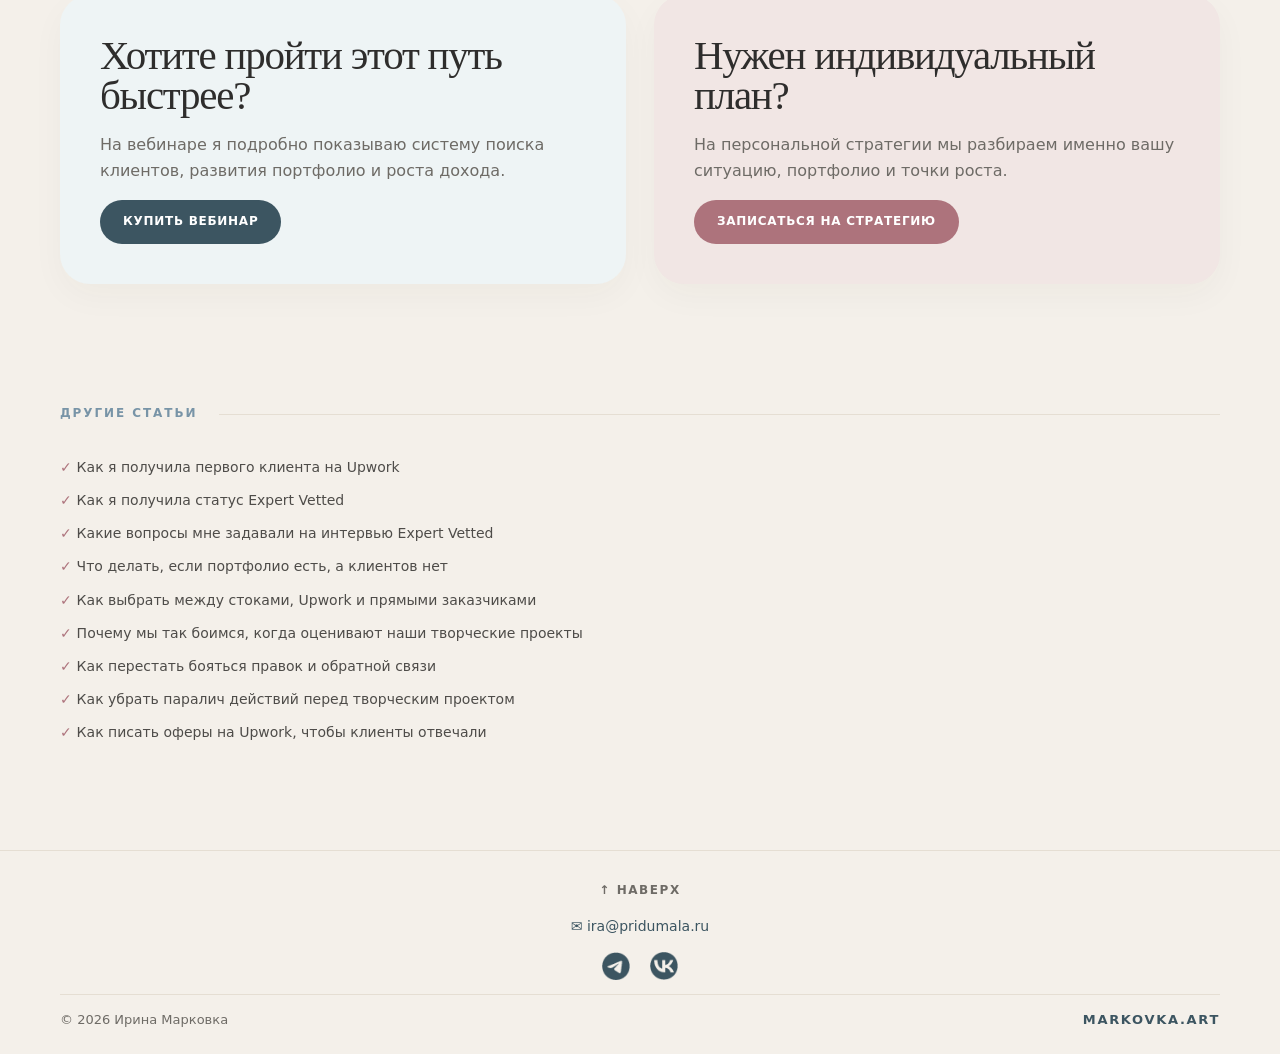
<file: article-02.html>
<!doctype html>
<html lang="ru">
<head>
<link rel="icon" type="image/png" href="favicon.png">
<meta charset="utf-8">
<meta name="viewport" content="width=device-width, initial-scale=1">
<title>Как я получила статус Expert Vetted на Upwork — Ирина Марковка</title>
<meta name="description" content="Личная история о том, как я получила статус Expert Vetted на Upwork: приглашение на интервью, вопросы о проектах, опыте, ставках и клиентах.">
<link rel="stylesheet" href="style.css">

<!-- Google Analytics -->
<script async src="https://www.googletagmanager.com/gtag/js?id=G-EKBG47SY8M"></script>
<script>
window.dataLayer = window.dataLayer || [];
function gtag(){dataLayer.push(arguments);}
gtag('js', new Date());
gtag('config', 'G-EKBG47SY8M');
</script>
</head>

<body>

<header class="site-header">
  <a class="brand" href="index.html" aria-label="Markovka">
    <img src="logo-markovka.png" alt="Markovka">
  </a>

  <input class="nav-toggle" type="checkbox" id="nav-toggle">
  <label class="burger" for="nav-toggle" aria-label="Открыть меню">
    <span></span>
    <span></span>
    <span></span>
  </label>

  <nav class="nav" aria-label="Навигация">
  <a href="index.html">Главная</a>
  <a href="webinar.html">Вебинар</a>
  <a href="strategy.html">Стратегия</a>
  <a href="articles.html">Пишу</a>
  <a href="index.html#about">Обо мне</a>
</nav>

  <a class="header-link" href="https://docs.google.com/forms/d/1lf9KseqGWi2FmkiFGvXtNCnMNeQKkgYbypA-zxr-Fec/viewform" target="_blank" rel="noopener noreferrer">Оставить заявку</a>
</header>

<main>

<section class="articles-hero">
<div class="container">

<p class="eyebrow">Upwork · Expert Vetted · Практический опыт</p>

<h1>Как я получила статус Expert Vetted на Upwork</h1>

<div class="article-text">

<p>
Когда я получила приглашение на интервью Expert Vetted, у меня уже был накоплен большой опыт работы на Upwork.
</p>

<p>
За плечами были успешно завершённые заказы, положительные отзывы клиентов, высокий рейтинг, статус Top Rated Plus и портфолио с большим количеством коммерческих проектов.
</p>

<p>
Но всё равно приглашение стало для меня неожиданностью.
</p>

<p>
Expert Vetted — это не тот статус, который можно просто включить в настройках профиля или получить автоматически после определённого количества заказов. На интервью приглашают не всех. Upwork сам отбирает специалистов, которых потенциально может рекомендовать крупным клиентам и корпоративным заказчикам.
</p>

<p>
Интервью проходило с представителем команды Upwork. Это был не экзамен и не тестовое задание, а скорее профессиональный разговор о моём опыте, проектах и том, как я работаю с клиентами.
</p>

<p>
Меня спрашивали о специализации, о типах заказов, с которыми я чаще всего работаю, о проектах по упаковке, паттернам, иллюстрации и брендингу. Также мы обсуждали мой опыт работы со стоками, крупными клиентами и разными поверхностями — от упаковки до текстиля и товаров.
</p>

<p>
Отдельно говорили о ставке, бюджете проектов и гибкости в работе с разными клиентами. <strong>О том, как я пришла к своей ставке и что изменилось в работе с клиентами после получения статуса, я рассказываю в <a class="text-link" href="article-01.html">статье о первом клиенте</a>.</strong>
</p>

<p>
Мне показалось важным, что интервьюера интересовали не только красивые картинки в портфолио, но и моя роль в каждом проекте: что именно я делала, насколько глубоко была вовлечена, как решала задачу клиента.
</p>

<p>
То есть это был разговор не просто про дизайн, а про профессиональный опыт в целом.
</p>

<p>
После интервью оставалось только ждать решения. Через некоторое время я получила подтверждение, что прошла отбор и получила статус Expert Vetted.
</p>

<p>
Для меня это стало важным этапом. Не потому, что статус сам по себе автоматически приносит заказы. Нет, он не заменяет портфолио, коммуникацию, заявки и нормальную работу с клиентами.
</p>

<p>
Но он помогает выделиться среди других специалистов и даёт дополнительный уровень доверия.
</p>

<p>
Если коротко, мне кажется, что на момент приглашения сработала совокупность факторов:
</p>

<ul>
  <li>много успешно завершённых заказов;</li>
  <li>хорошие отзывы клиентов;</li>
  <li>статус Top Rated Plus;</li>
  <li>сильное портфолио;</li>
  <li>понятная специализация;</li>
  <li>опыт работы с коммерческими проектами и крупными брендами.</li>
</ul>

<p>
Но само интервью оказалось не менее интересным, чем получение статуса.
</p>

<p>
Разговор длился около 40 минут полностью на английском языке. На звонке присутствовали два представителя команды Upwork, и вопросы касались не только моего портфолио, но и клиентов, проектов, ставок, специализации и профессионального опыта.
</p>

<p>
Подробно о том, как проходило интервью и какие именно вопросы мне задавали, я рассказала в отдельной статье:
</p>

<p>
<a class="text-link" href="article-03.html">
→ Какие вопросы мне задавали на интервью Expert Vetted
</a>
</p>

</div>

</div>
</section>

<!-- БЕСПЛАТНЫЙ УРОК -->
<section class="section">
<div class="container">

<div class="telegram-card">

<h2>Бесплатный урок по созданию паттерна</h2>

<p>
Получите мой PDF-урок по созданию акварельного паттерна.
</p>

<a
class="button dark"
href="https://docs.google.com/forms/d/e/1FAIpQLSfivsLEwUJN-eb4UyP88oJZa9PAojtXL4liqwIVAjbib8wV5g/viewform?usp=header"
target="_blank">
Получить подарок
</a>

</div>

</div>
</section>

<!-- ФИНАЛЬНЫЙ БЛОК С ВЕБИНАРОМ И СТРАТЕГИЕЙ -->
<section class="section">
<div class="container">

<div class="final-grid">

<article class="telegram-card">

<h2>Хотите пройти этот путь быстрее?</h2>

<p>
На вебинаре я подробно показываю систему поиска клиентов, развития портфолио и роста дохода.
</p>

<a
class="button dark"
href="https://docs.google.com/forms/d/e/1FAIpQLSdtNIwjEwhyrS_S5xvC4GNTHMnZVz6UDMvT66RdPrq0_1zOiw/viewform?usp=dialog"
target="_blank">
Купить вебинар
</a>

</article>

<article class="portfolio-card">

<h2>Нужен индивидуальный план?</h2>

<p>
На персональной стратегии мы разбираем именно вашу ситуацию, портфолио и точки роста.
</p>

<a
class="button rose"
href="https://t.me/artweinspire"
target="_blank">
Записаться на стратегию
</a>

</article>

</div>

</div>
</section>

<!-- ДРУГИЕ СТАТЬИ (СПИСОК С ГАЛОЧКАМИ) -->
<section class="section">
<div class="container">

<div class="section-label">
<span>Другие статьи</span>
</div>

<ul class="simple-list">
<li><a href="article-01.html">Как я получила первого клиента на Upwork</a></li>
<li><a href="article-02.html">Как я получила статус Expert Vetted</a></li>
<li><a href="article-03.html">Какие вопросы мне задавали на интервью Expert Vetted</a></li>
<li><a href="article-04.html">Что делать, если портфолио есть, а клиентов нет</a></li>
<li><a href="article-05.html">Как выбрать между стоками, Upwork и прямыми заказчиками</a></li>
<li><a href="article-06.html">Почему мы так боимся, когда оценивают наши творческие проекты</a></li>
<li><a href="article-07.html">Как перестать бояться правок и обратной связи</a></li>
<li><a href="article-08.html">Как убрать паралич действий перед творческим проектом</a></li>
<li><a href="article-09.html">Как писать оферы на Upwork, чтобы клиенты отвечали</a></li>
</ul>

</div>
</section>

</main>

<footer class="footer">
  <div class="container">

    <!-- ССЫЛКА "НАВЕРХ" -->
    <div class="footer-top">
      <a href="#" class="back-to-top" aria-label="Наверх">↑ Наверх</a>
    </div>

    <!-- ПОЧТА -->
    <div class="footer-email">
      <a href="mailto:ira@pridumala.ru">✉ ira@pridumala.ru</a>
    </div>

    <!-- ИКОНКИ СОЦСЕТЕЙ -->
    <div class="footer-icons">
      <a href="https://t.me/markovka_pattern" target="_blank" rel="noopener noreferrer">
        <img src="icon-tg.png" alt="Telegram" width="28" height="28">
      </a>
      <a href="https://vk.com/markovka" target="_blank" rel="noopener noreferrer">
        <img src="icon-vk.png" alt="VK" width="28" height="28">
      </a>
    </div>

    <!-- КОПИРАЙТ -->
    <div class="footer-bottom">
      <span>© 2026 Ирина Марковка</span>
      <a href="https://markovka.art" target="_blank" rel="noopener noreferrer">Markovka.art</a>
    </div>

  </div>
</footer>

<!-- ПЛАВНАЯ ПРОКРУТКА -->
<script>
document.addEventListener('DOMContentLoaded', function() {
  const backToTop = document.querySelector('.back-to-top');
  if (backToTop) {
    backToTop.addEventListener('click', function(e) {
      e.preventDefault();
      window.scrollTo({ top: 0, behavior: 'smooth' });
    });
  }
});
</script>

</body>
</html>
</file>
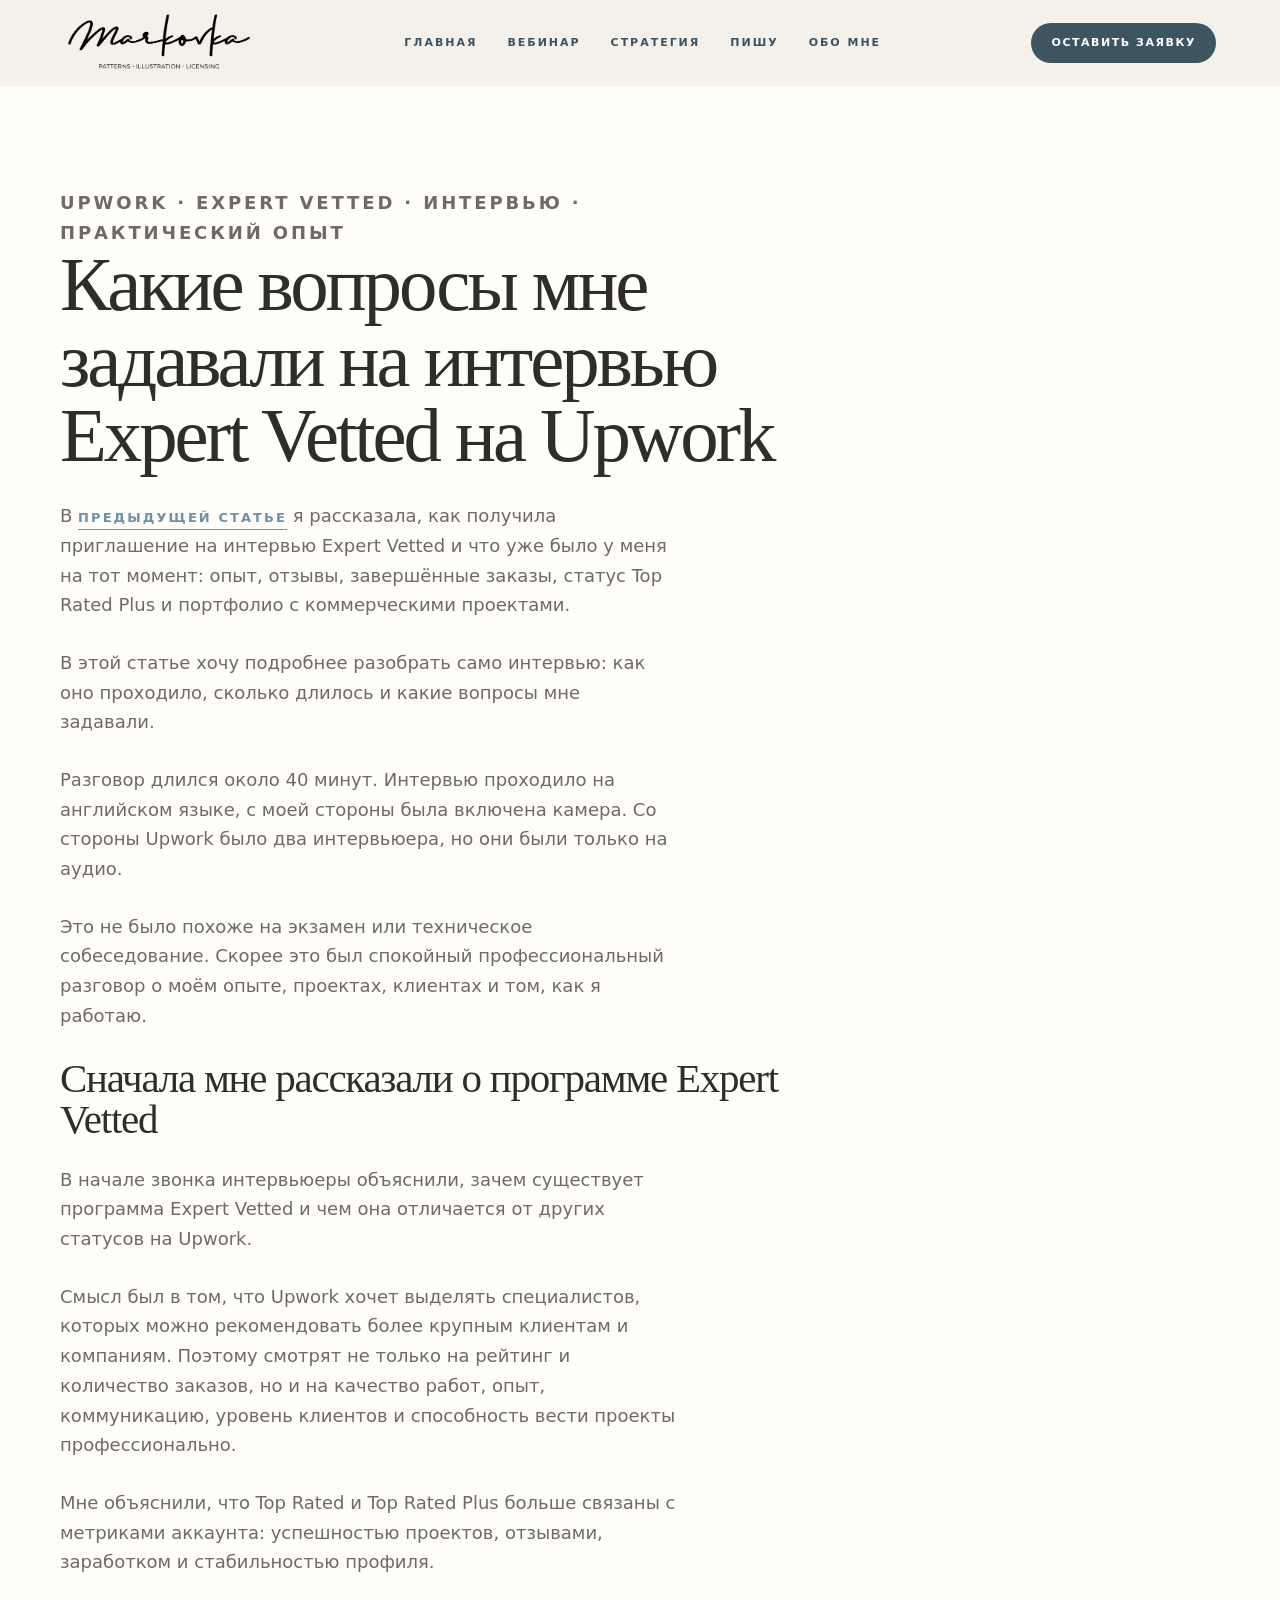
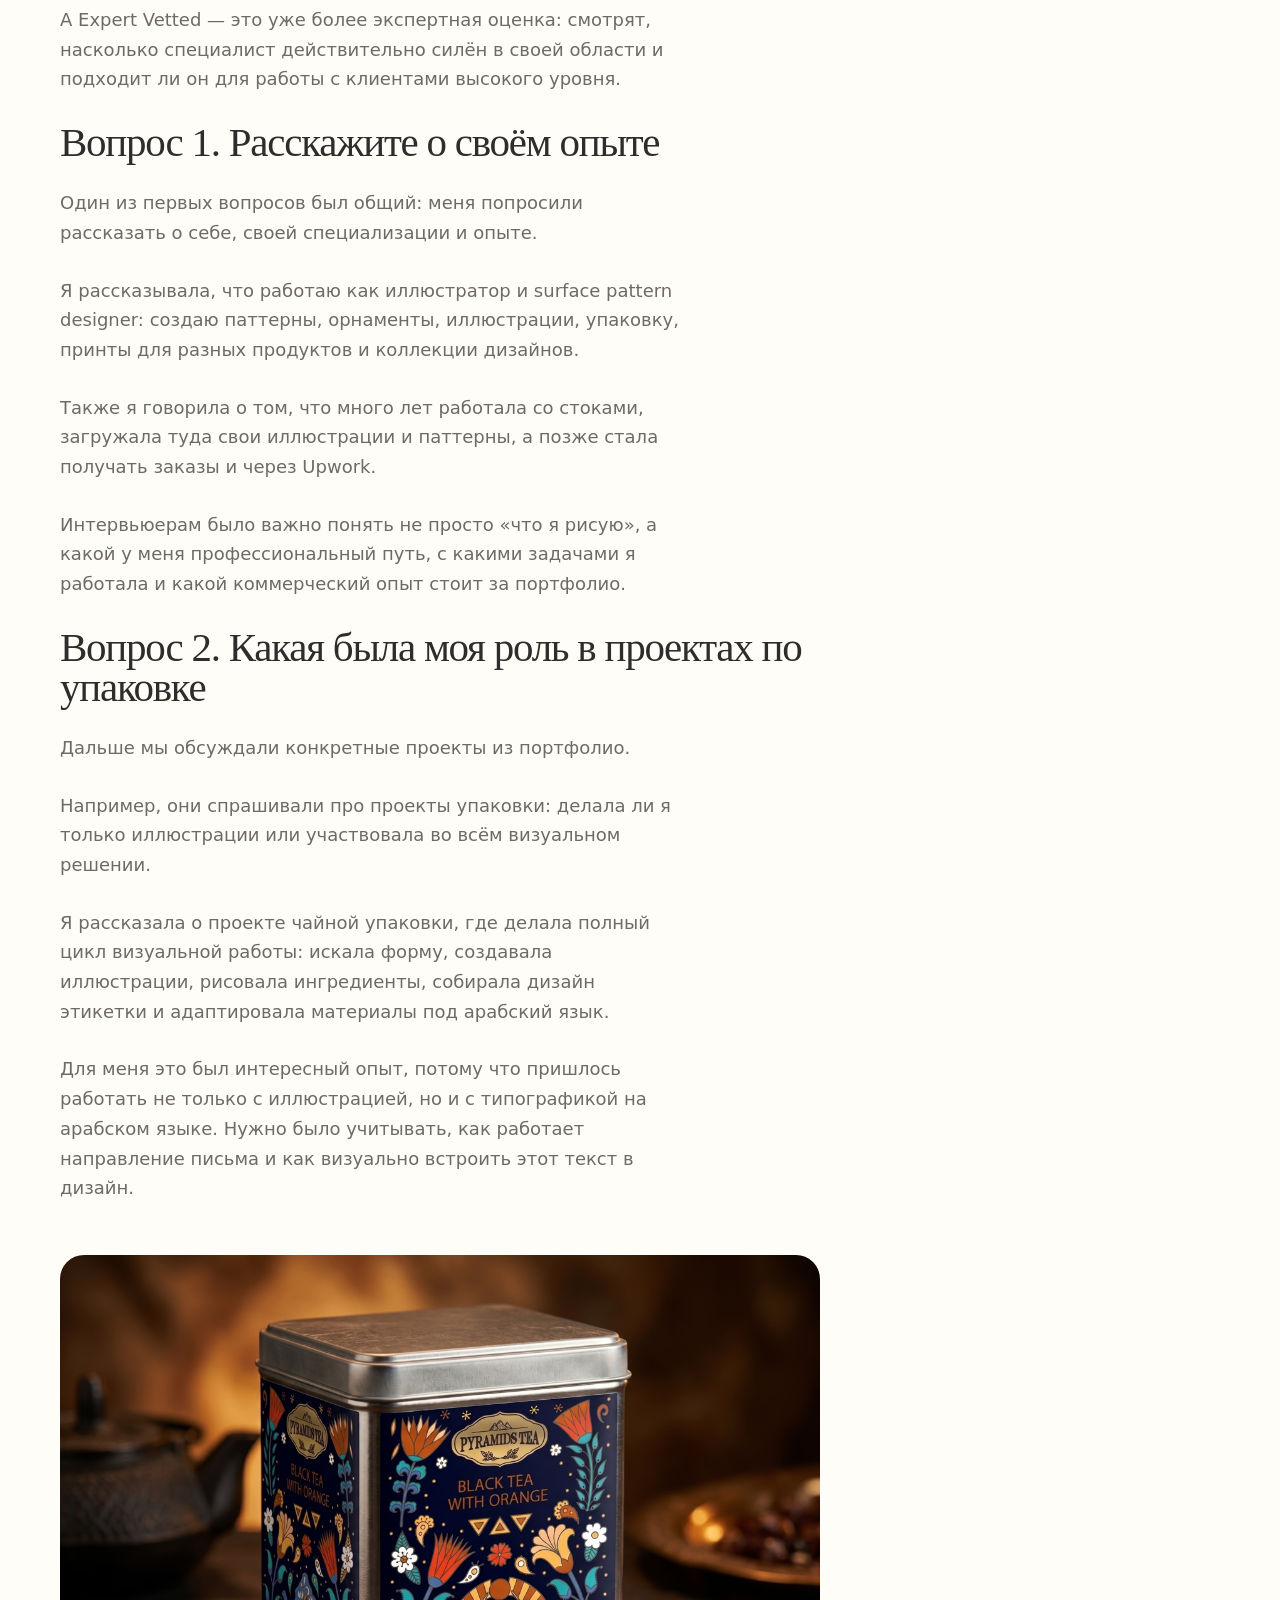
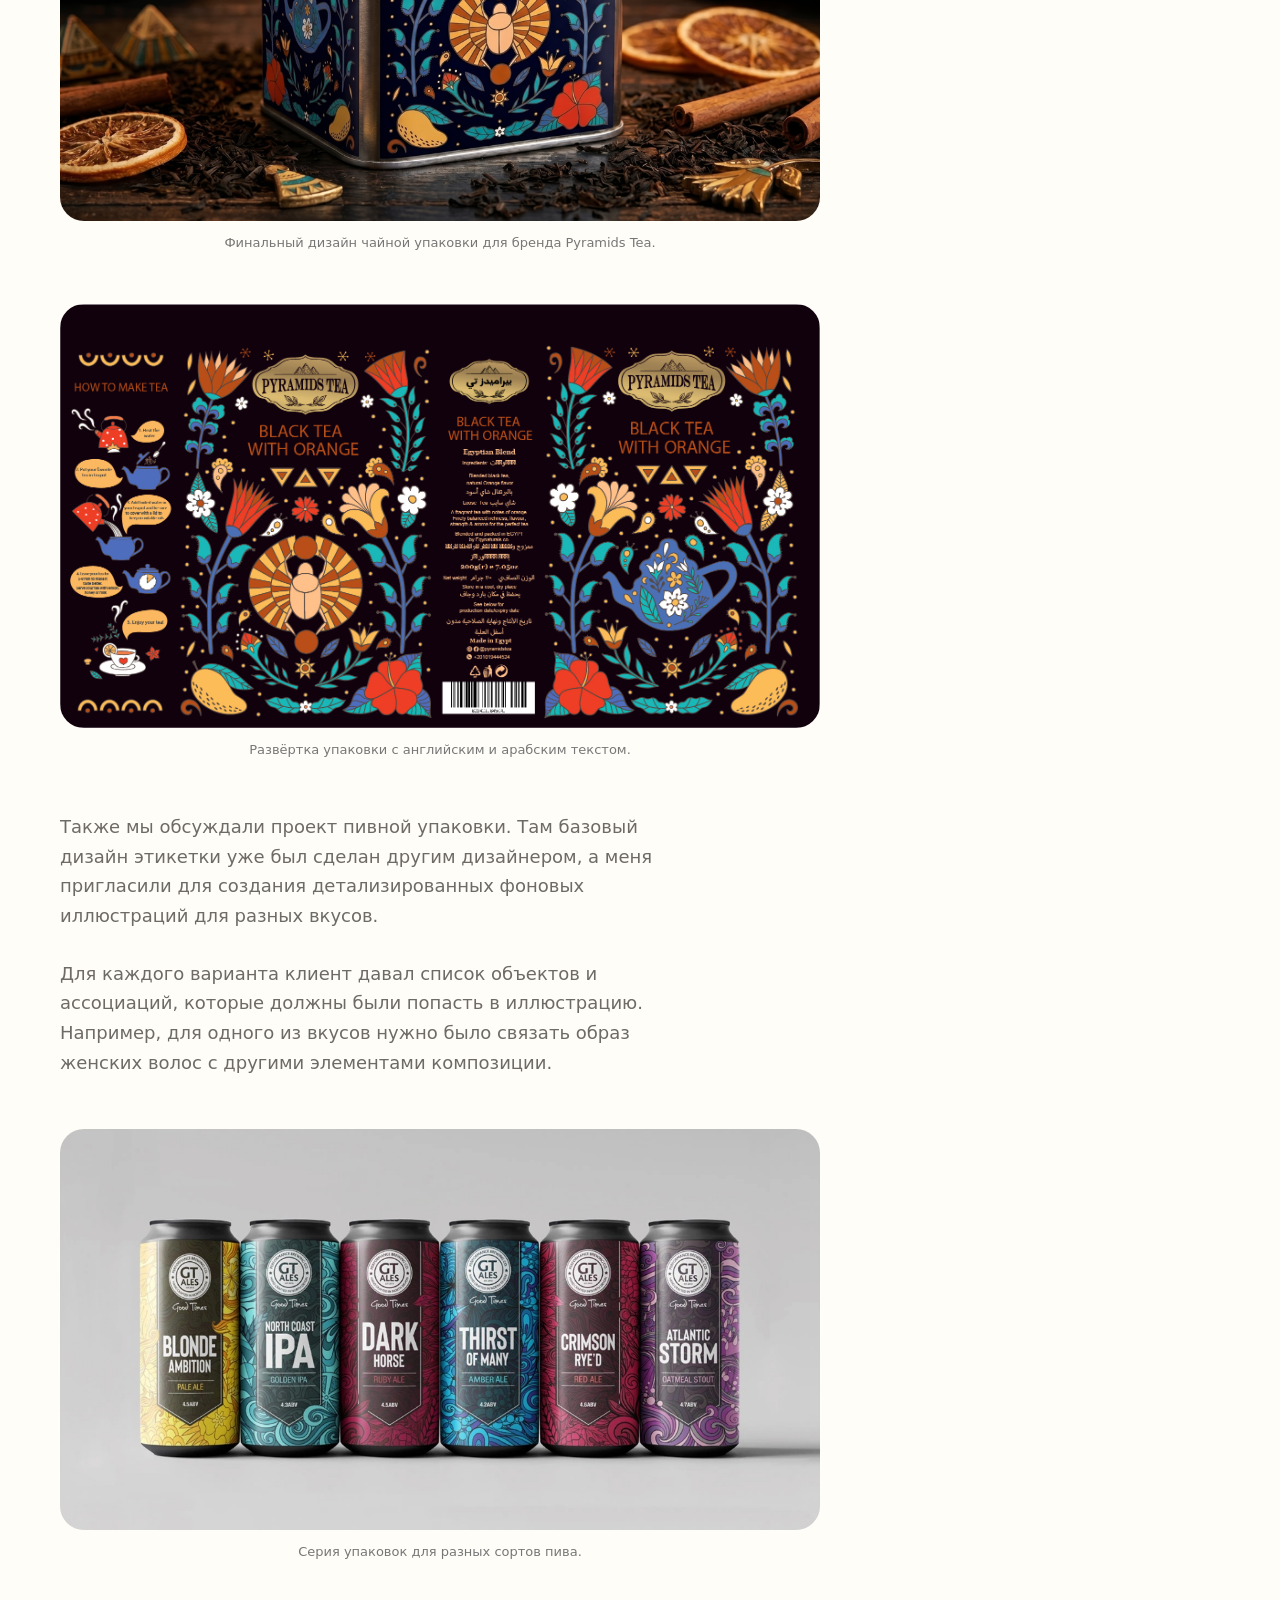
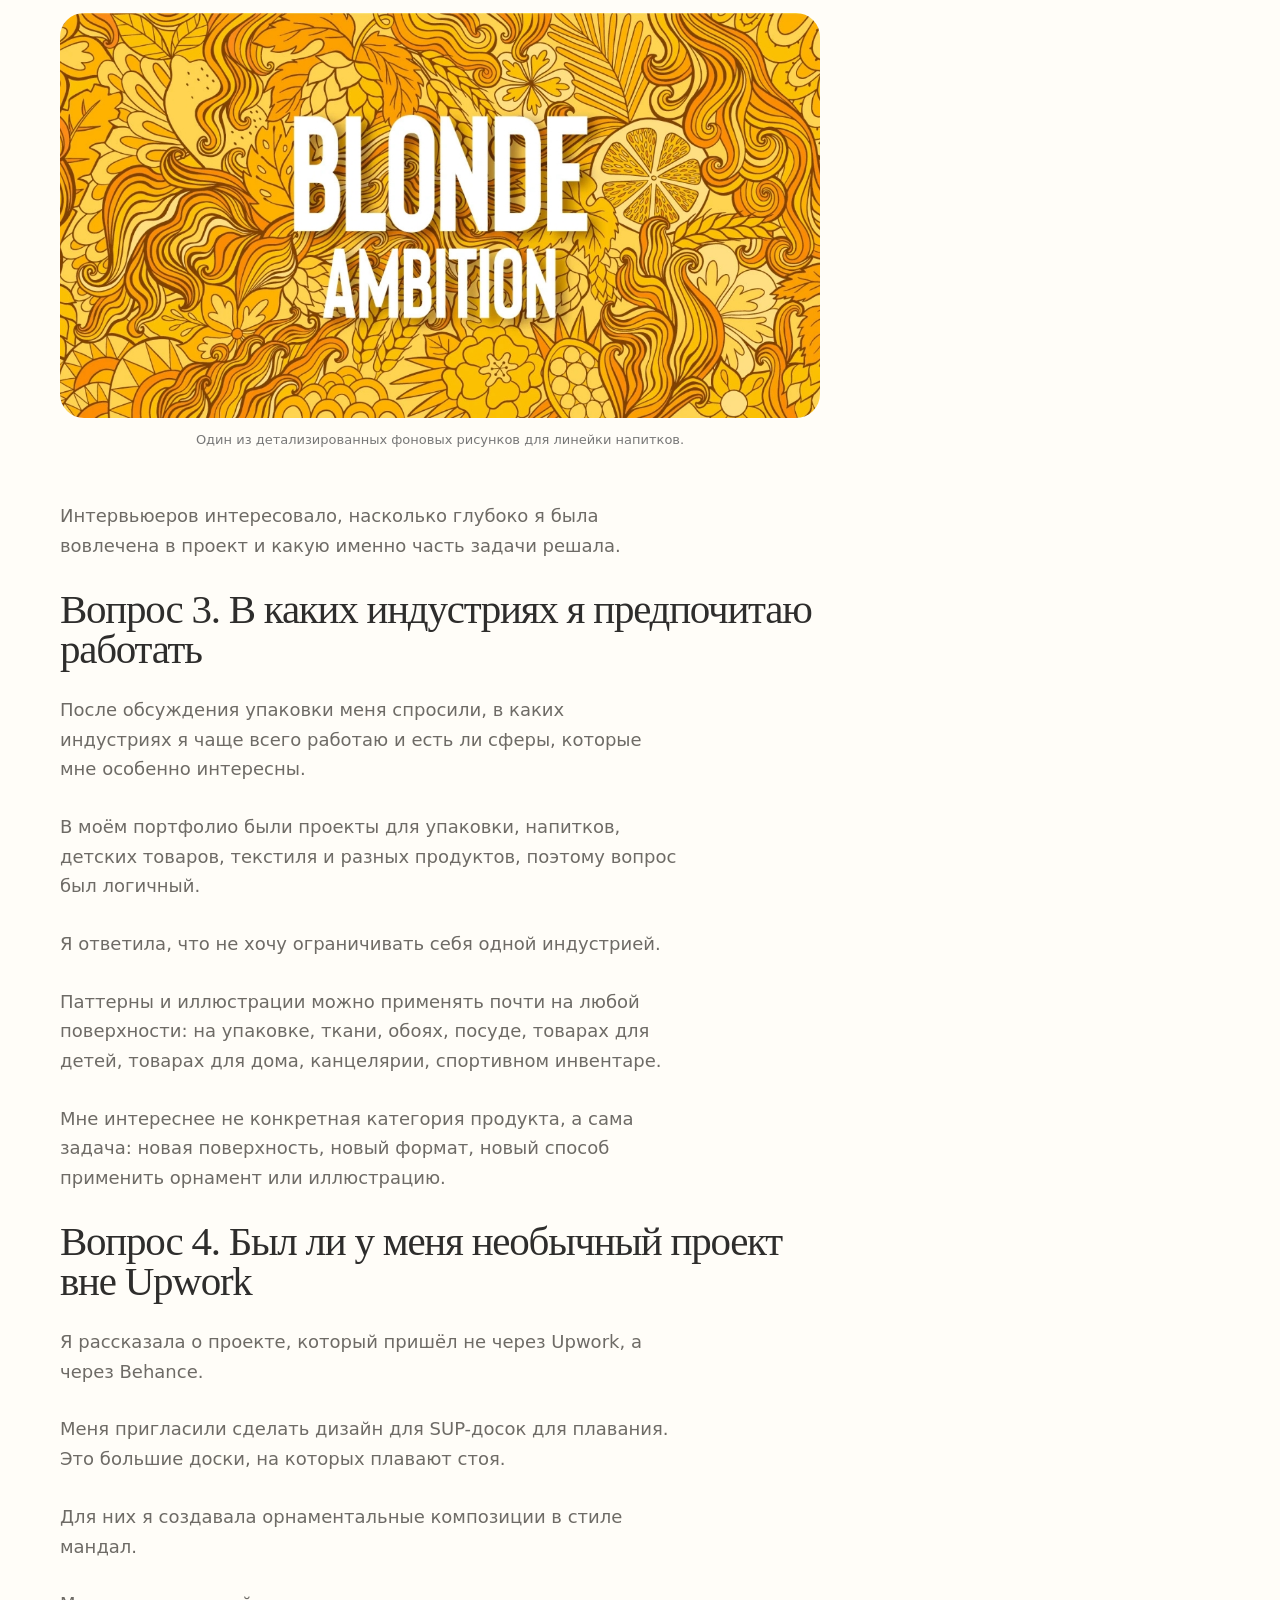
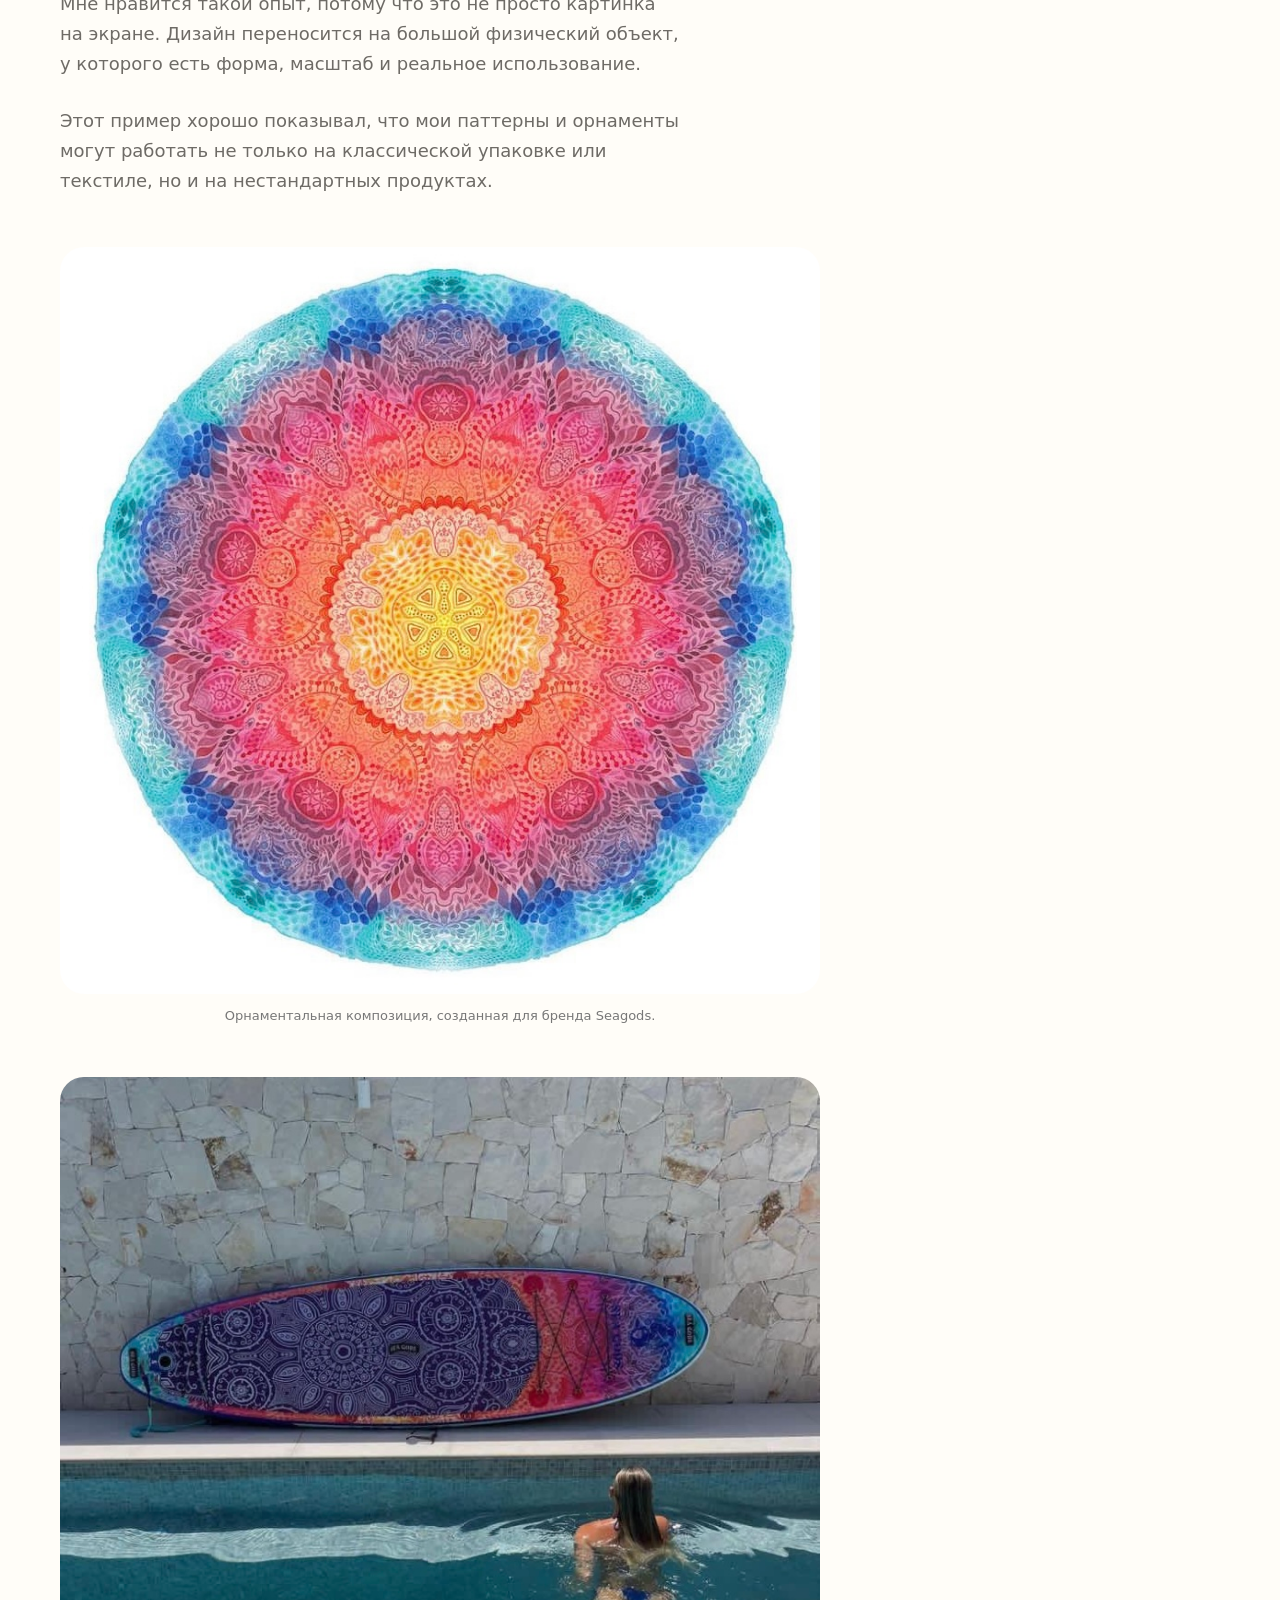
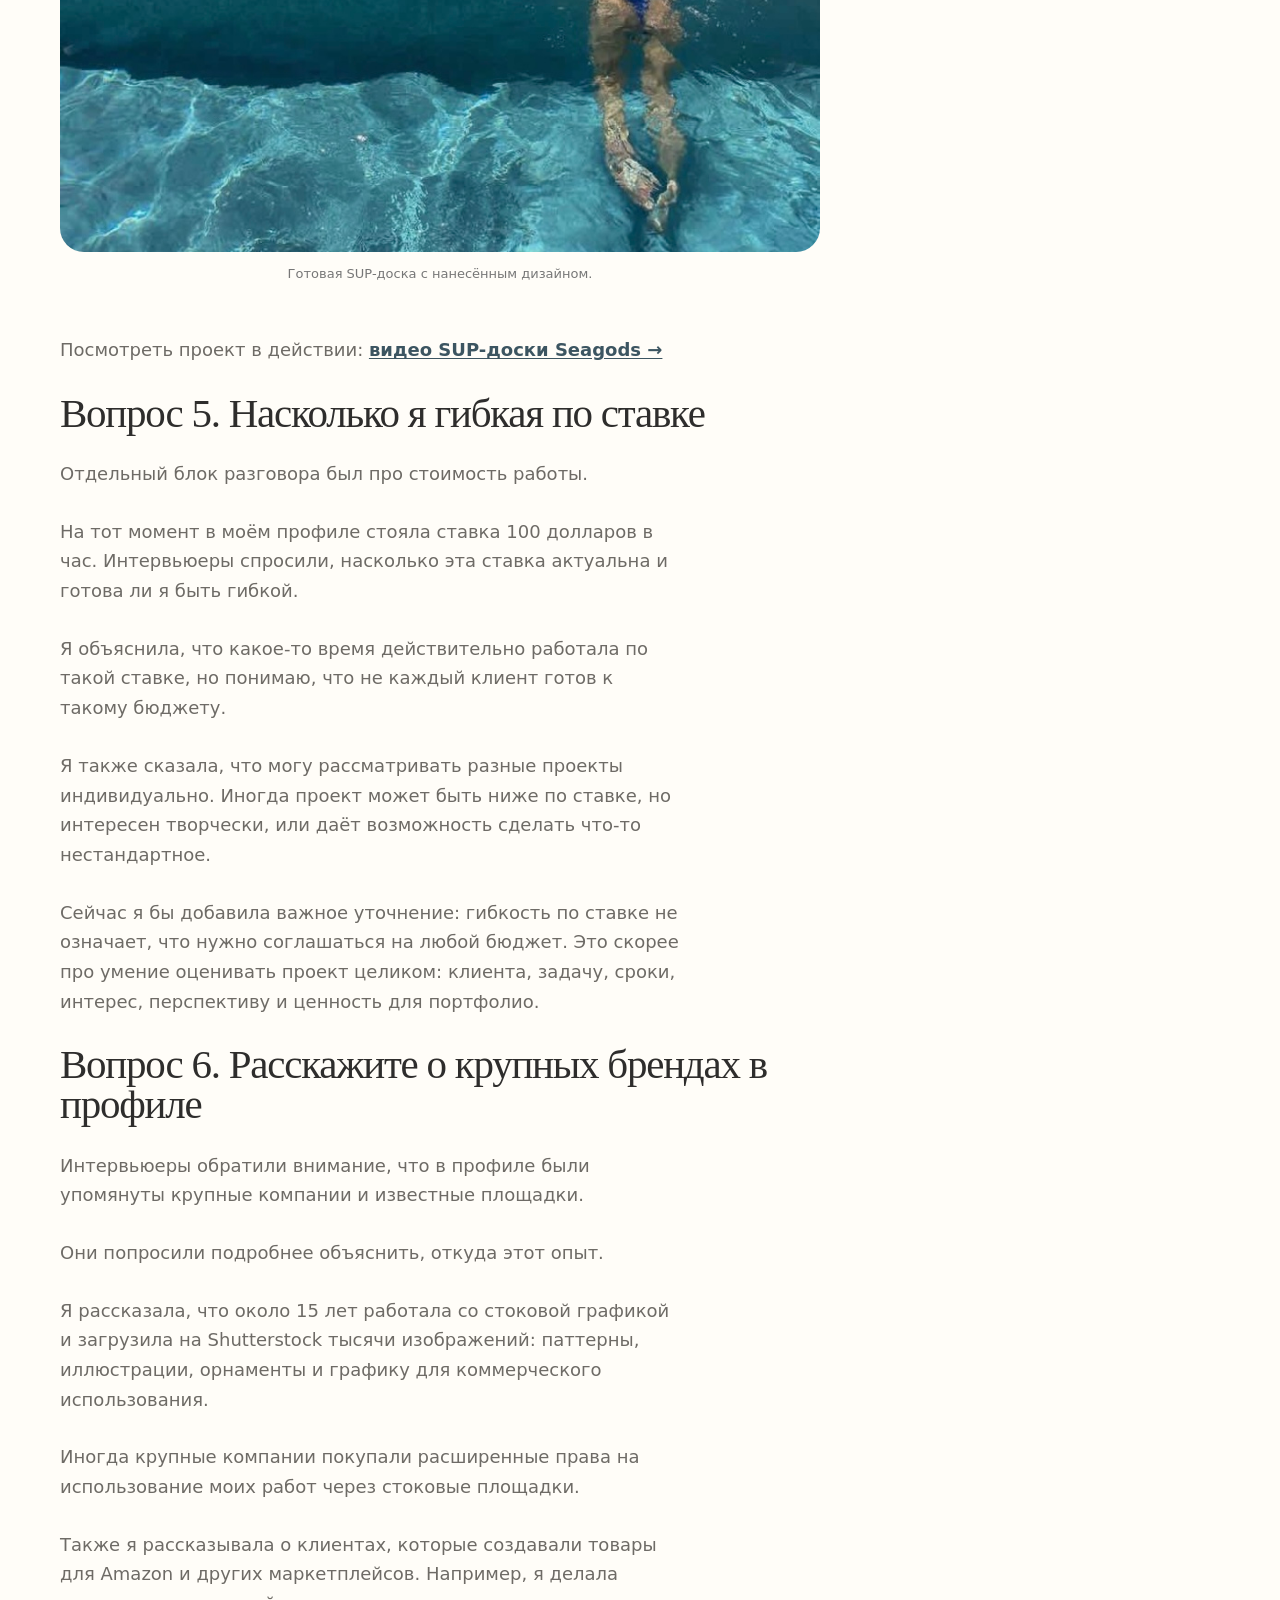
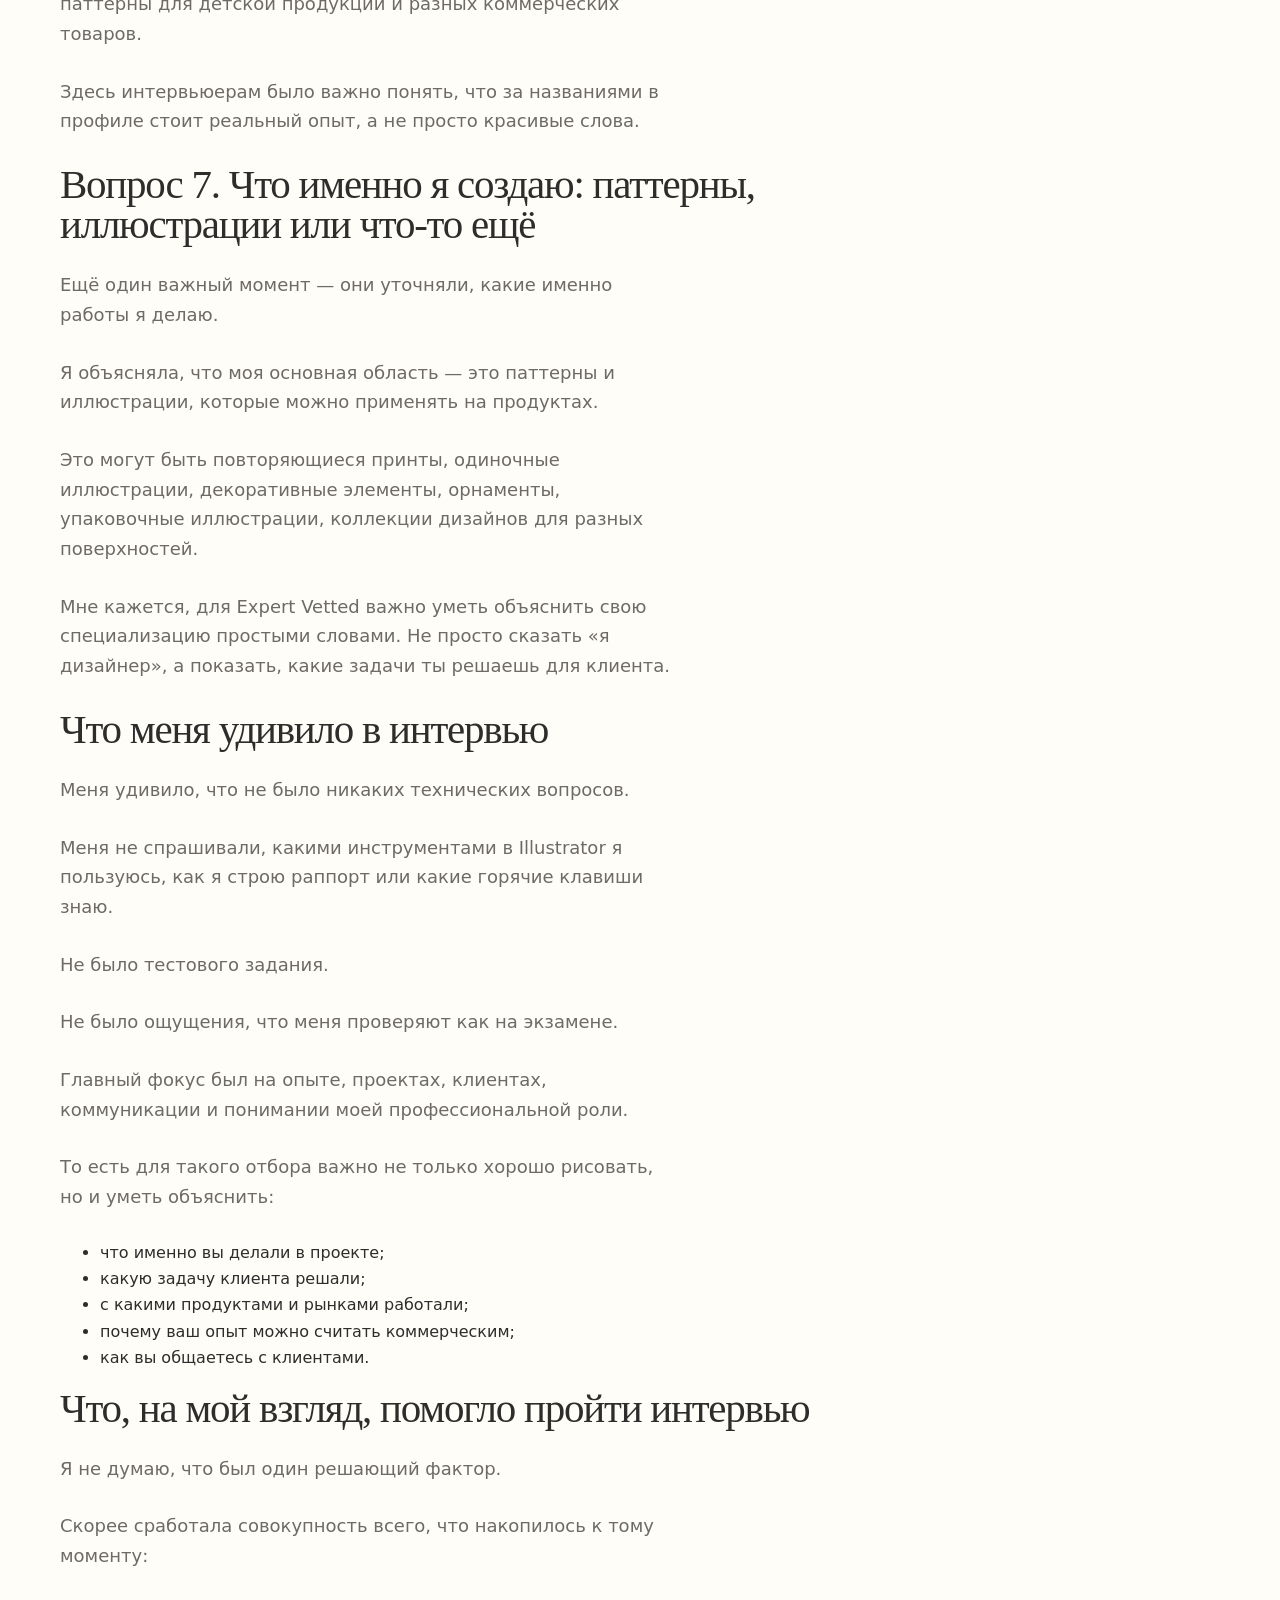
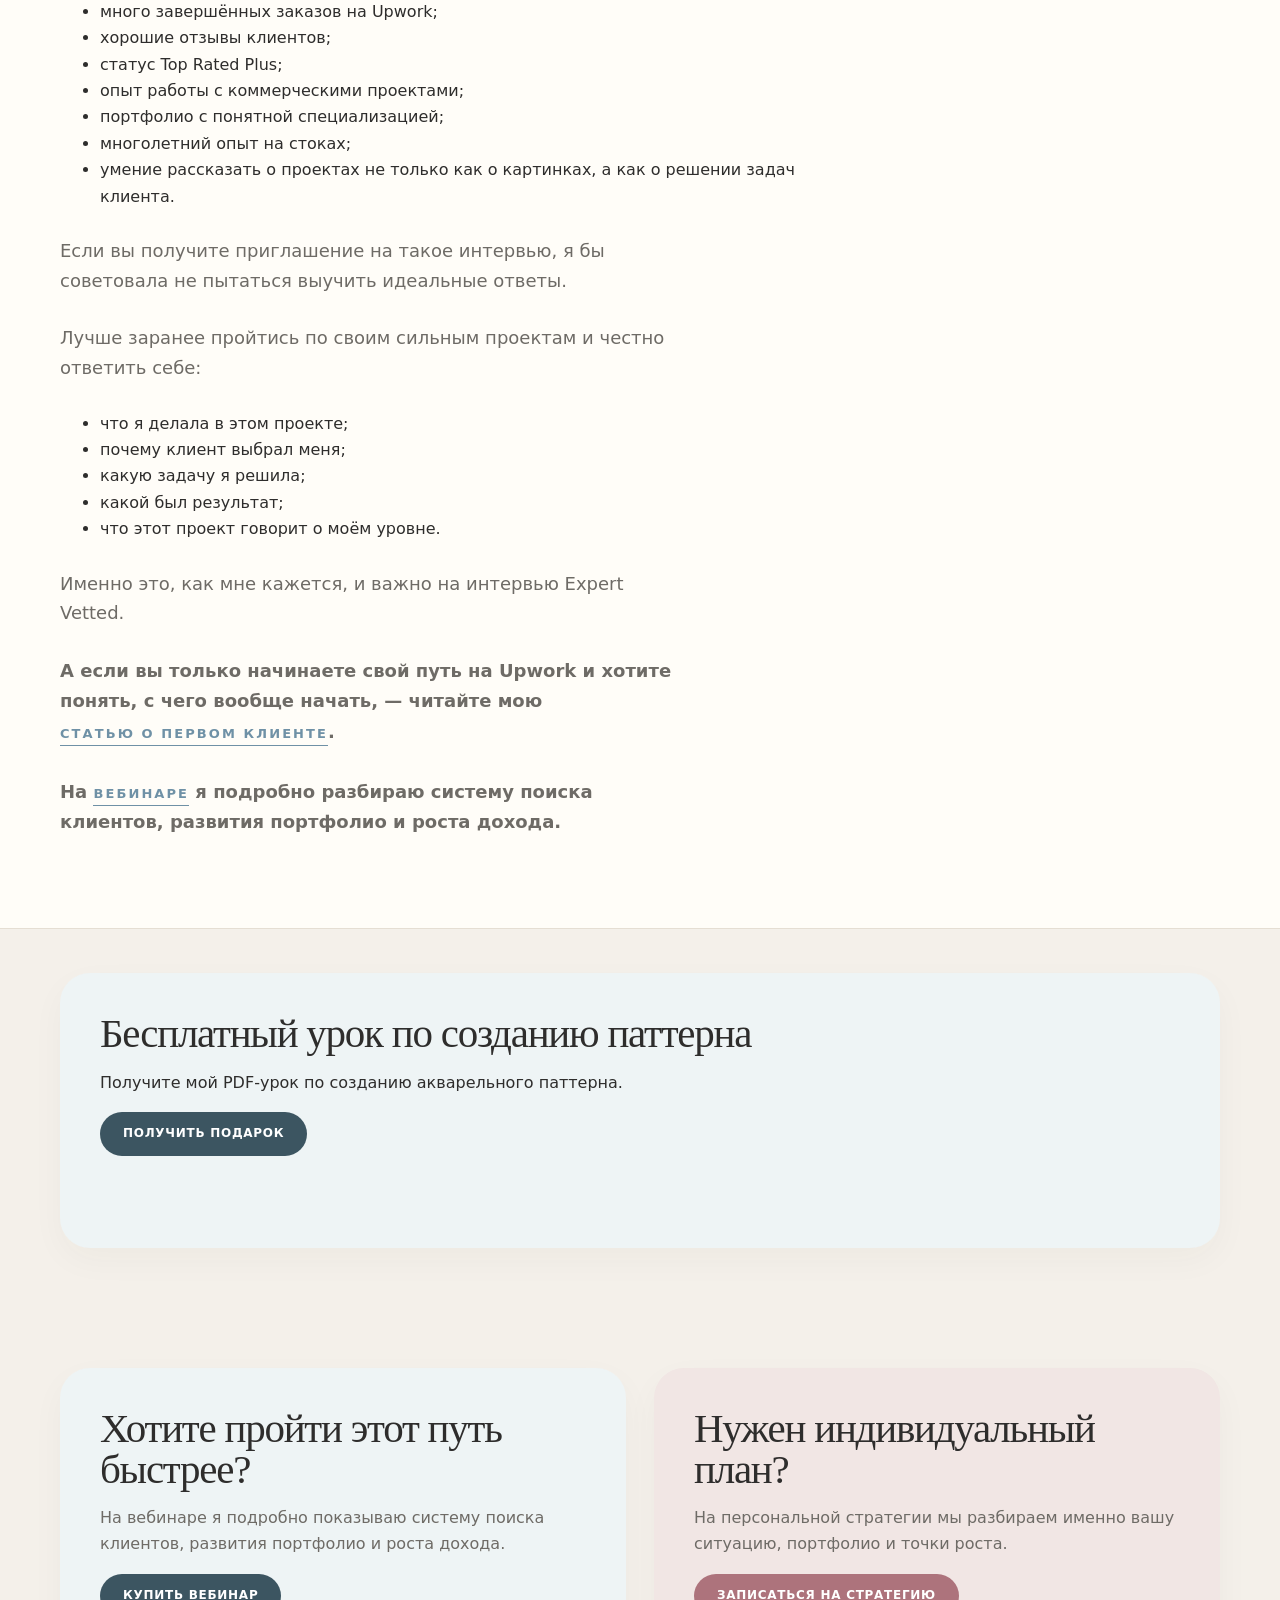
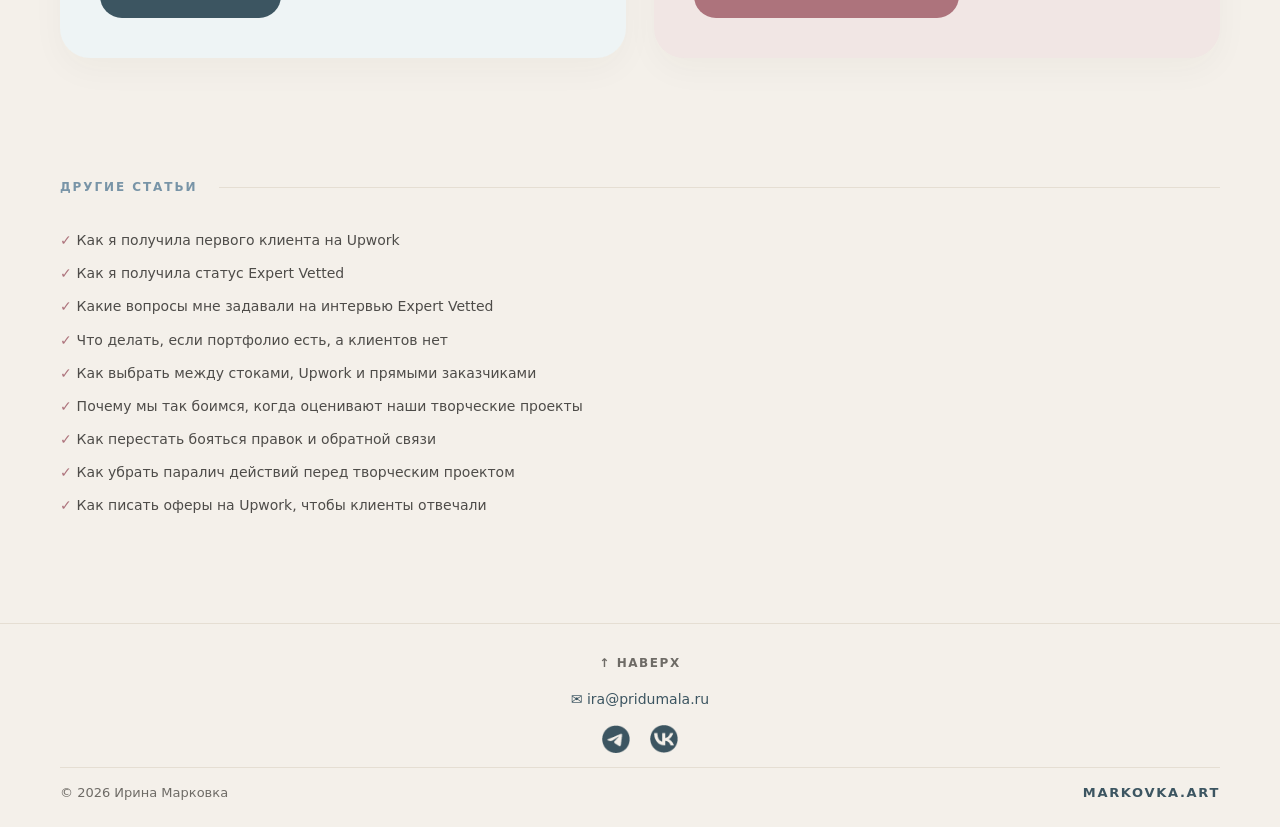
<file: article-03.html>
<!doctype html>
<html lang="ru">
<head>
<link rel="icon" type="image/png" href="favicon.png">
<meta charset="utf-8">
<meta name="viewport" content="width=device-width, initial-scale=1">
<title>Какие вопросы мне задавали на интервью Expert Vetted на Upwork — Ирина Марковка</title>
<meta name="description" content="Личный опыт прохождения интервью Expert Vetted на Upwork: как проходил звонок, сколько длился разговор и какие вопросы задавали о проектах, ставках, клиентах и опыте.">
<link rel="stylesheet" href="style.css">

<!-- Google Analytics -->
<script async src="https://www.googletagmanager.com/gtag/js?id=G-EKBG47SY8M"></script>
<script>
window.dataLayer = window.dataLayer || [];
function gtag(){dataLayer.push(arguments);}
gtag('js', new Date());
gtag('config', 'G-EKBG47SY8M');
</script>
</head>

<body>

<header class="site-header">
  <a class="brand" href="index.html" aria-label="Markovka">
    <img src="logo-markovka.png" alt="Markovka">
  </a>

  <input class="nav-toggle" type="checkbox" id="nav-toggle">
  <label class="burger" for="nav-toggle" aria-label="Открыть меню">
    <span></span>
    <span></span>
    <span></span>
  </label>

  <nav class="nav" aria-label="Навигация">
  <a href="index.html">Главная</a>
  <a href="webinar.html">Вебинар</a>
  <a href="strategy.html">Стратегия</a>
  <a href="articles.html">Пишу</a>
  <a href="index.html#about">Обо мне</a>
</nav>

  <a class="header-link" href="https://docs.google.com/forms/d/1lf9KseqGWi2FmkiFGvXtNCnMNeQKkgYbypA-zxr-Fec/viewform" target="_blank" rel="noopener noreferrer">Оставить заявку</a>
</header>

<main>

<section class="articles-hero">
<div class="container">

<p class="eyebrow">Upwork · Expert Vetted · Интервью · Практический опыт</p>

<h1>Какие вопросы мне задавали на интервью Expert Vetted на Upwork</h1>

<div class="article-text">

<p>
В <a class="text-link" href="article-02.html">предыдущей статье</a> я рассказала, как получила приглашение на интервью Expert Vetted и что уже было у меня на тот момент: опыт, отзывы, завершённые заказы, статус Top Rated Plus и портфолио с коммерческими проектами.
</p>

<p>
В этой статье хочу подробнее разобрать само интервью: как оно проходило, сколько длилось и какие вопросы мне задавали.
</p>

<p>
Разговор длился около 40 минут. Интервью проходило на английском языке, с моей стороны была включена камера. Со стороны Upwork было два интервьюера, но они были только на аудио.
</p>

<p>
Это не было похоже на экзамен или техническое собеседование. Скорее это был спокойный профессиональный разговор о моём опыте, проектах, клиентах и том, как я работаю.
</p>

<h2>Сначала мне рассказали о программе Expert Vetted</h2>

<p>
В начале звонка интервьюеры объяснили, зачем существует программа Expert Vetted и чем она отличается от других статусов на Upwork.
</p>

<p>
Смысл был в том, что Upwork хочет выделять специалистов, которых можно рекомендовать более крупным клиентам и компаниям. Поэтому смотрят не только на рейтинг и количество заказов, но и на качество работ, опыт, коммуникацию, уровень клиентов и способность вести проекты профессионально.
</p>

<p>
Мне объяснили, что Top Rated и Top Rated Plus больше связаны с метриками аккаунта: успешностью проектов, отзывами, заработком и стабильностью профиля.
</p>

<p>
А Expert Vetted — это уже более экспертная оценка: смотрят, насколько специалист действительно силён в своей области и подходит ли он для работы с клиентами высокого уровня.
</p>

<h2>Вопрос 1. Расскажите о своём опыте</h2>

<p>
Один из первых вопросов был общий: меня попросили рассказать о себе, своей специализации и опыте.
</p>

<p>
Я рассказывала, что работаю как иллюстратор и surface pattern designer: создаю паттерны, орнаменты, иллюстрации, упаковку, принты для разных продуктов и коллекции дизайнов.
</p>

<p>
Также я говорила о том, что много лет работала со стоками, загружала туда свои иллюстрации и паттерны, а позже стала получать заказы и через Upwork.
</p>

<p>
Интервьюерам было важно понять не просто «что я рисую», а какой у меня профессиональный путь, с какими задачами я работала и какой коммерческий опыт стоит за портфолио.
</p>

<h2>Вопрос 2. Какая была моя роль в проектах по упаковке</h2>

<p>
Дальше мы обсуждали конкретные проекты из портфолио.
</p>

<p>
Например, они спрашивали про проекты упаковки: делала ли я только иллюстрации или участвовала во всём визуальном решении.
</p>

<p>
Я рассказала о проекте чайной упаковки, где делала полный цикл визуальной работы: искала форму, создавала иллюстрации, рисовала ингредиенты, собирала дизайн этикетки и адаптировала материалы под арабский язык.
</p>

<p>
Для меня это был интересный опыт, потому что пришлось работать не только с иллюстрацией, но и с типографикой на арабском языке. Нужно было учитывать, как работает направление письма и как визуально встроить этот текст в дизайн.
</p>
<figure class="article-image">
  <img src="expert-tea-mockup.png" alt="Дизайн чайной упаковки">
  <figcaption>
    Финальный дизайн чайной упаковки для бренда Pyramids Tea.
  </figcaption>
</figure>

<figure class="article-image">
  <img src="expert-tea-template.jpg" alt="Развёртка чайной упаковки">
  <figcaption>
    Развёртка упаковки с английским и арабским текстом.
  </figcaption>
</figure>
<p>
Также мы обсуждали проект пивной упаковки. Там базовый дизайн этикетки уже был сделан другим дизайнером, а меня пригласили для создания детализированных фоновых иллюстраций для разных вкусов.
</p>

<p>
Для каждого варианта клиент давал список объектов и ассоциаций, которые должны были попасть в иллюстрацию. Например, для одного из вкусов нужно было связать образ женских волос с другими элементами композиции.
</p>
<figure class="article-image">
  <img src="expert-beer-cans.jpg" alt="Серия пивных упаковок">
  <figcaption>
    Серия упаковок для разных сортов пива.
  </figcaption>
</figure>

<figure class="article-image">
  <img src="expert-beer-illustration.jpg" alt="Иллюстрация для упаковки пива">
  <figcaption>
    Один из детализированных фоновых рисунков для линейки напитков.
  </figcaption>
</figure>
<p>
Интервьюеров интересовало, насколько глубоко я была вовлечена в проект и какую именно часть задачи решала.
</p>

<h2>Вопрос 3. В каких индустриях я предпочитаю работать</h2>

<p>
После обсуждения упаковки меня спросили, в каких индустриях я чаще всего работаю и есть ли сферы, которые мне особенно интересны.
</p>

<p>
В моём портфолио были проекты для упаковки, напитков, детских товаров, текстиля и разных продуктов, поэтому вопрос был логичный.
</p>

<p>
Я ответила, что не хочу ограничивать себя одной индустрией.
</p>

<p>
Паттерны и иллюстрации можно применять почти на любой поверхности: на упаковке, ткани, обоях, посуде, товарах для детей, товарах для дома, канцелярии, спортивном инвентаре.
</p>

<p>
Мне интереснее не конкретная категория продукта, а сама задача: новая поверхность, новый формат, новый способ применить орнамент или иллюстрацию.
</p>

<h2>Вопрос 4. Был ли у меня необычный проект вне Upwork</h2>

<p>
Я рассказала о проекте, который пришёл не через Upwork, а через Behance.
</p>

<p>
Меня пригласили сделать дизайн для SUP-досок для плавания. Это большие доски, на которых плавают стоя.
</p>

<p>
Для них я создавала орнаментальные композиции в стиле мандал.
</p>

<p>
Мне нравится такой опыт, потому что это не просто картинка на экране. Дизайн переносится на большой физический объект, у которого есть форма, масштаб и реальное использование.
</p>

<p>
Этот пример хорошо показывал, что мои паттерны и орнаменты могут работать не только на классической упаковке или текстиле, но и на нестандартных продуктах.
</p>
<figure class="article-image">
  <img src="expert-sup-mandala.jpg" alt="Орнамент для SUP доски">
  <figcaption>
    Орнаментальная композиция, созданная для бренда Seagods.
  </figcaption>
</figure>

<figure class="article-image">
  <img src="expert-sup-board.PNG" alt="SUP доска Seagods">
  <figcaption>
    Готовая SUP-доска с нанесённым дизайном.
  </figcaption>
</figure>

<p>
Посмотреть проект в действии:
<a href="https://www.youtube.com/watch?v=cqh0pZQOvhI" target="_blank">
видео SUP-доски Seagods →
</a>
</p>
<h2>Вопрос 5. Насколько я гибкая по ставке</h2>

<p>
Отдельный блок разговора был про стоимость работы.
</p>

<p>
На тот момент в моём профиле стояла ставка 100 долларов в час. Интервьюеры спросили, насколько эта ставка актуальна и готова ли я быть гибкой.
</p>

<p>
Я объяснила, что какое-то время действительно работала по такой ставке, но понимаю, что не каждый клиент готов к такому бюджету.
</p>

<p>
Я также сказала, что могу рассматривать разные проекты индивидуально. Иногда проект может быть ниже по ставке, но интересен творчески, или даёт возможность сделать что-то нестандартное.
</p>

<p>
Сейчас я бы добавила важное уточнение: гибкость по ставке не означает, что нужно соглашаться на любой бюджет. Это скорее про умение оценивать проект целиком: клиента, задачу, сроки, интерес, перспективу и ценность для портфолио.
</p>

<h2>Вопрос 6. Расскажите о крупных брендах в профиле</h2>

<p>
Интервьюеры обратили внимание, что в профиле были упомянуты крупные компании и известные площадки.
</p>

<p>
Они попросили подробнее объяснить, откуда этот опыт.
</p>

<p>
Я рассказала, что около 15 лет работала со стоковой графикой и загрузила на Shutterstock тысячи изображений: паттерны, иллюстрации, орнаменты и графику для коммерческого использования.
</p>

<p>
Иногда крупные компании покупали расширенные права на использование моих работ через стоковые площадки.
</p>

<p>
Также я рассказывала о клиентах, которые создавали товары для Amazon и других маркетплейсов. Например, я делала паттерны для детской продукции и разных коммерческих товаров.
</p>

<p>
Здесь интервьюерам было важно понять, что за названиями в профиле стоит реальный опыт, а не просто красивые слова.
</p>

<h2>Вопрос 7. Что именно я создаю: паттерны, иллюстрации или что-то ещё</h2>

<p>
Ещё один важный момент — они уточняли, какие именно работы я делаю.
</p>

<p>
Я объясняла, что моя основная область — это паттерны и иллюстрации, которые можно применять на продуктах.
</p>

<p>
Это могут быть повторяющиеся принты, одиночные иллюстрации, декоративные элементы, орнаменты, упаковочные иллюстрации, коллекции дизайнов для разных поверхностей.
</p>

<p>
Мне кажется, для Expert Vetted важно уметь объяснить свою специализацию простыми словами. Не просто сказать «я дизайнер», а показать, какие задачи ты решаешь для клиента.
</p>

<h2>Что меня удивило в интервью</h2>

<p>
Меня удивило, что не было никаких технических вопросов.
</p>

<p>
Меня не спрашивали, какими инструментами в Illustrator я пользуюсь, как я строю раппорт или какие горячие клавиши знаю.
</p>

<p>
Не было тестового задания.
</p>

<p>
Не было ощущения, что меня проверяют как на экзамене.
</p>

<p>
Главный фокус был на опыте, проектах, клиентах, коммуникации и понимании моей профессиональной роли.
</p>

<p>
То есть для такого отбора важно не только хорошо рисовать, но и уметь объяснить:
</p>

<ul>
  <li>что именно вы делали в проекте;</li>
  <li>какую задачу клиента решали;</li>
  <li>с какими продуктами и рынками работали;</li>
  <li>почему ваш опыт можно считать коммерческим;</li>
  <li>как вы общаетесь с клиентами.</li>
</ul>

<h2>Что, на мой взгляд, помогло пройти интервью</h2>

<p>
Я не думаю, что был один решающий фактор.
</p>

<p>
Скорее сработала совокупность всего, что накопилось к тому моменту:
</p>

<ul>
  <li>много завершённых заказов на Upwork;</li>
  <li>хорошие отзывы клиентов;</li>
  <li>статус Top Rated Plus;</li>
  <li>опыт работы с коммерческими проектами;</li>
  <li>портфолио с понятной специализацией;</li>
  <li>многолетний опыт на стоках;</li>
  <li>умение рассказать о проектах не только как о картинках, а как о решении задач клиента.</li>
</ul>

<p>
Если вы получите приглашение на такое интервью, я бы советовала не пытаться выучить идеальные ответы.
</p>

<p>
Лучше заранее пройтись по своим сильным проектам и честно ответить себе:
</p>

<ul>
  <li>что я делала в этом проекте;</li>
  <li>почему клиент выбрал меня;</li>
  <li>какую задачу я решила;</li>
  <li>какой был результат;</li>
  <li>что этот проект говорит о моём уровне.</li>
</ul>

<p>
Именно это, как мне кажется, и важно на интервью Expert Vetted.
</p>

<p>
<strong>А если вы только начинаете свой путь на Upwork и хотите понять, с чего вообще начать, — читайте мою <a class="text-link" href="article-01.html">статью о первом клиенте</a>.</strong>
</p>

<p>
<strong>На <a class="text-link" href="https://pridumala.ru/webinar.html">вебинаре</a> я подробно разбираю систему поиска клиентов, развития портфолио и роста дохода.</strong>
</p>

</div>

</div>
</section>

<!-- БЕСПЛАТНЫЙ УРОК -->
<section class="section">
<div class="container">

<div class="telegram-card">

<h2>Бесплатный урок по созданию паттерна</h2>

<p>
Получите мой PDF-урок по созданию акварельного паттерна.
</p>

<a
class="button dark"
href="https://docs.google.com/forms/d/e/1FAIpQLSfivsLEwUJN-eb4UyP88oJZa9PAojtXL4liqwIVAjbib8wV5g/viewform?usp=header"
target="_blank">
Получить подарок
</a>

</div>

</div>
</section>

<!-- ФИНАЛЬНЫЙ БЛОК С ВЕБИНАРОМ И СТРАТЕГИЕЙ -->
<section class="section">
<div class="container">

<div class="final-grid">

<article class="telegram-card">

<h2>Хотите пройти этот путь быстрее?</h2>

<p>
На вебинаре я подробно показываю систему поиска клиентов, развития портфолио и роста дохода.
</p>

<a
class="button dark"
href="https://docs.google.com/forms/d/e/1FAIpQLSdtNIwjEwhyrS_S5xvC4GNTHMnZVz6UDMvT66RdPrq0_1zOiw/viewform?usp=dialog"
target="_blank">
Купить вебинар
</a>

</article>

<article class="portfolio-card">

<h2>Нужен индивидуальный план?</h2>

<p>
На персональной стратегии мы разбираем именно вашу ситуацию, портфолио и точки роста.
</p>

<a
class="button rose"
href="https://t.me/artweinspire"
target="_blank">
Записаться на стратегию
</a>

</article>

</div>

</div>
</section>

<!-- ДРУГИЕ СТАТЬИ (СПИСОК С ГАЛОЧКАМИ) -->
<section class="section">
<div class="container">

<div class="section-label">
<span>Другие статьи</span>
</div>

<ul class="simple-list">
<li><a href="article-01.html">Как я получила первого клиента на Upwork</a></li>
<li><a href="article-02.html">Как я получила статус Expert Vetted</a></li>
<li><a href="article-03.html">Какие вопросы мне задавали на интервью Expert Vetted</a></li>
<li><a href="article-04.html">Что делать, если портфолио есть, а клиентов нет</a></li>
<li><a href="article-05.html">Как выбрать между стоками, Upwork и прямыми заказчиками</a></li>
<li><a href="article-06.html">Почему мы так боимся, когда оценивают наши творческие проекты</a></li>
<li><a href="article-07.html">Как перестать бояться правок и обратной связи</a></li>
<li><a href="article-08.html">Как убрать паралич действий перед творческим проектом</a></li>
<li><a href="article-09.html">Как писать оферы на Upwork, чтобы клиенты отвечали</a></li>
</ul>

</div>
</section>

</main>

<footer class="footer">
  <div class="container">

    <!-- ССЫЛКА "НАВЕРХ" -->
    <div class="footer-top">
      <a href="#" class="back-to-top" aria-label="Наверх">↑ Наверх</a>
    </div>

    <!-- ПОЧТА -->
    <div class="footer-email">
      <a href="mailto:ira@pridumala.ru">✉ ira@pridumala.ru</a>
    </div>

    <!-- ИКОНКИ СОЦСЕТЕЙ -->
    <div class="footer-icons">
      <a href="https://t.me/markovka_pattern" target="_blank" rel="noopener noreferrer">
        <img src="icon-tg.png" alt="Telegram" width="28" height="28">
      </a>
      <a href="https://vk.com/markovka" target="_blank" rel="noopener noreferrer">
        <img src="icon-vk.png" alt="VK" width="28" height="28">
      </a>
    </div>

    <!-- КОПИРАЙТ -->
    <div class="footer-bottom">
      <span>© 2026 Ирина Марковка</span>
      <a href="https://markovka.art" target="_blank" rel="noopener noreferrer">Markovka.art</a>
    </div>

  </div>
</footer>

<!-- ПЛАВНАЯ ПРОКРУТКА -->
<script>
document.addEventListener('DOMContentLoaded', function() {
  const backToTop = document.querySelector('.back-to-top');
  if (backToTop) {
    backToTop.addEventListener('click', function(e) {
      e.preventDefault();
      window.scrollTo({ top: 0, behavior: 'smooth' });
    });
  }
});
</script>

</body>
</html>
</file>
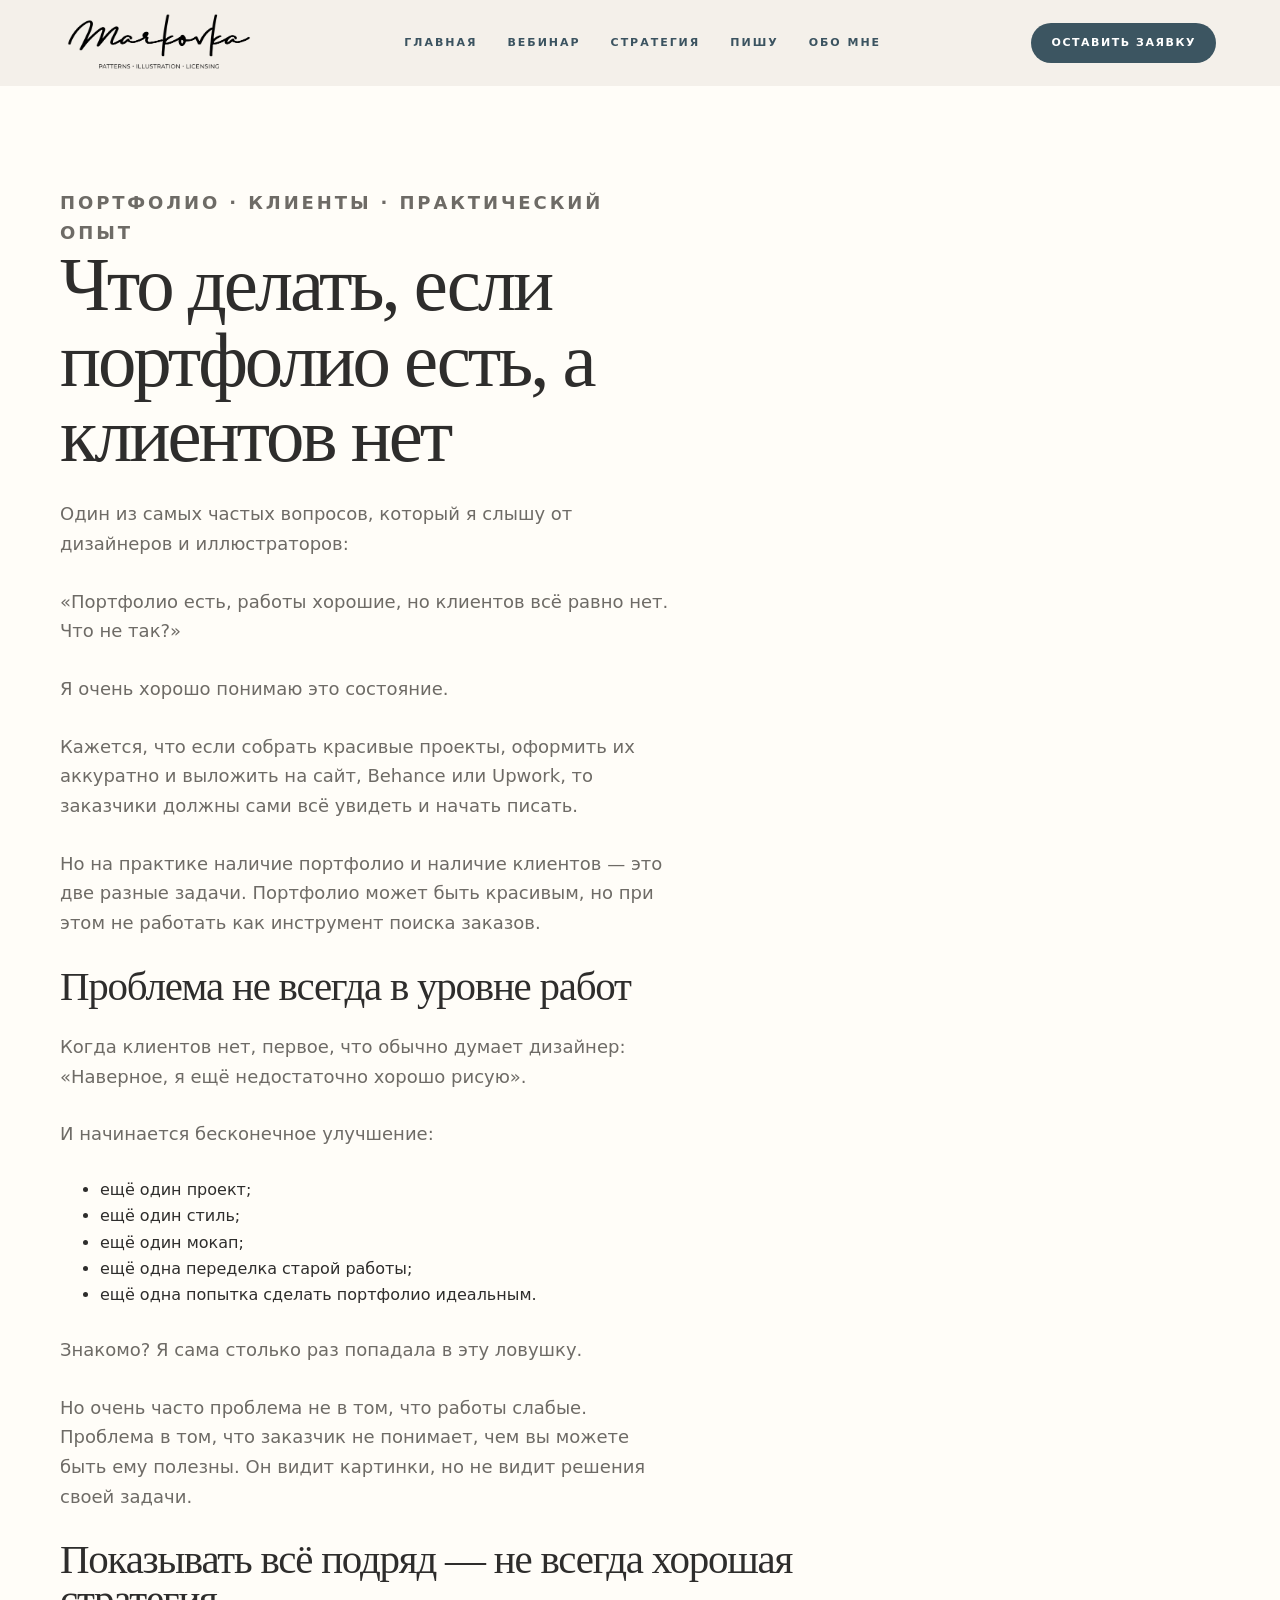
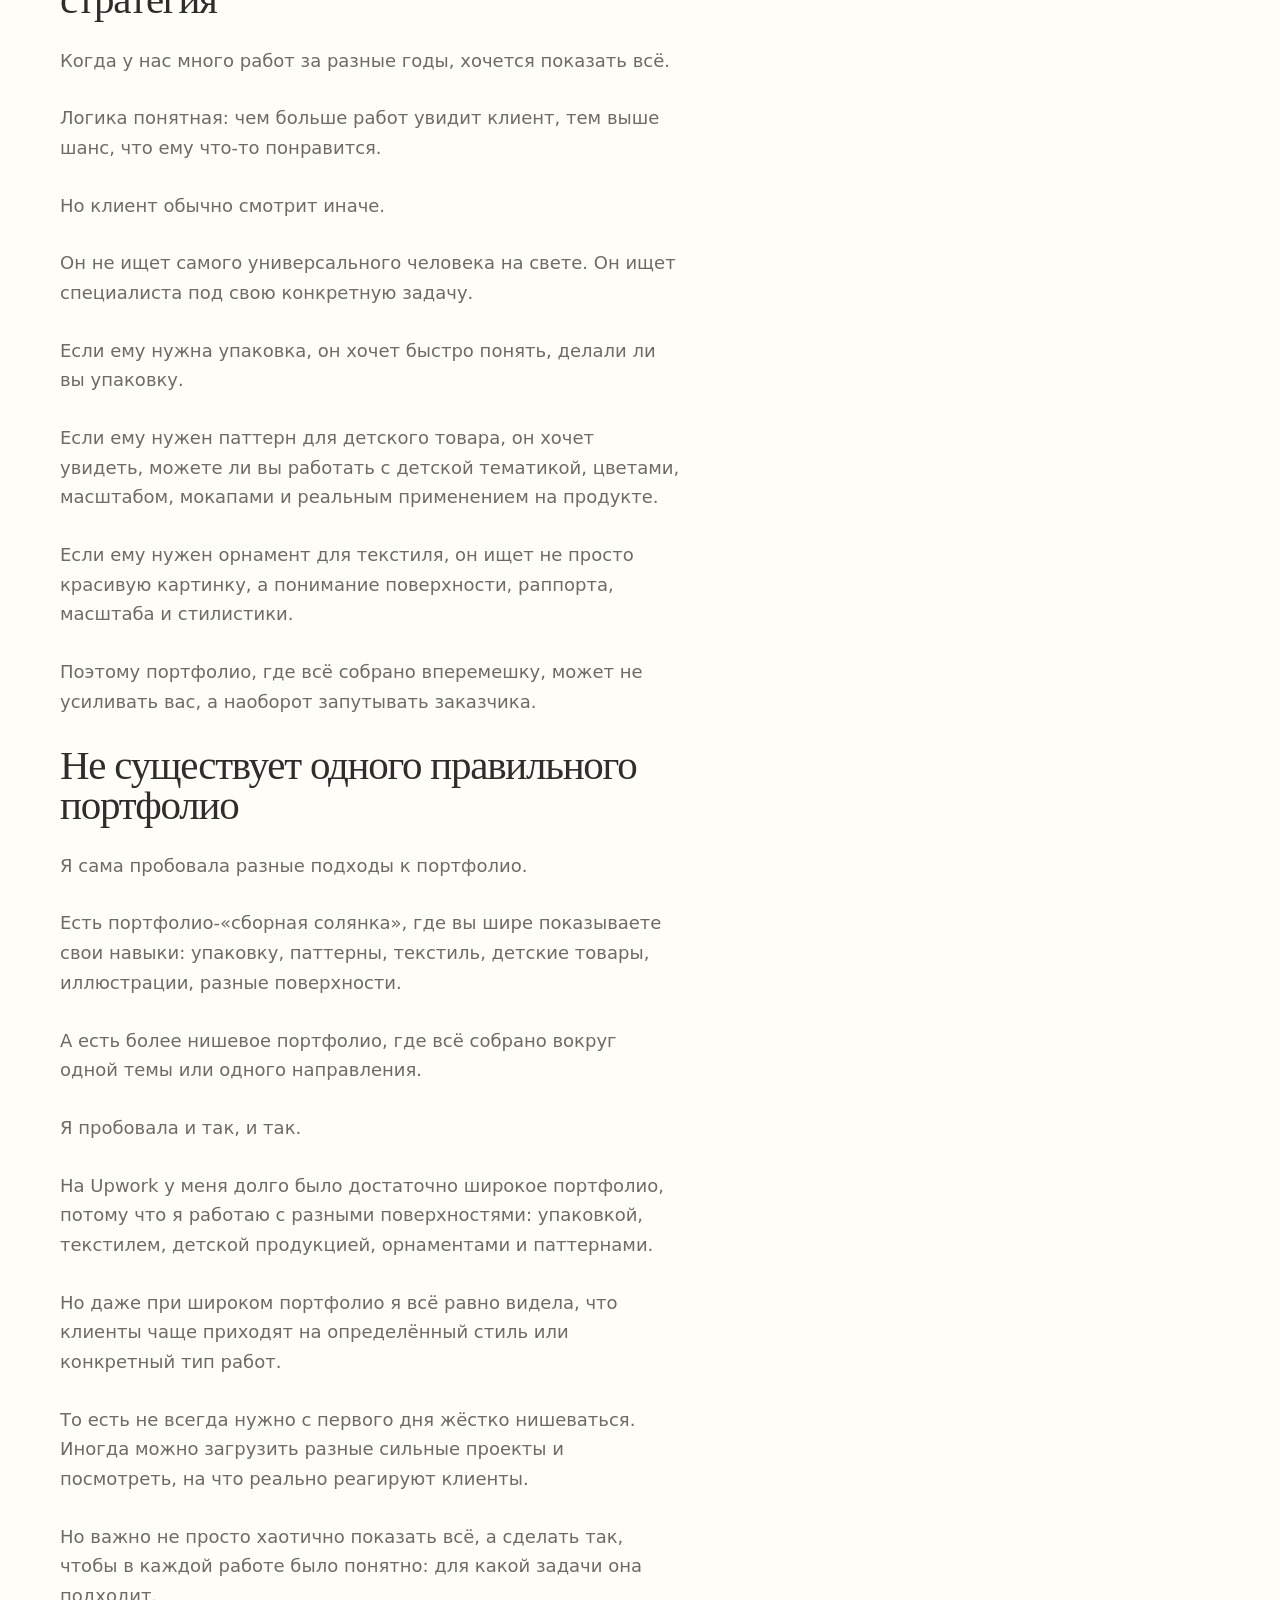
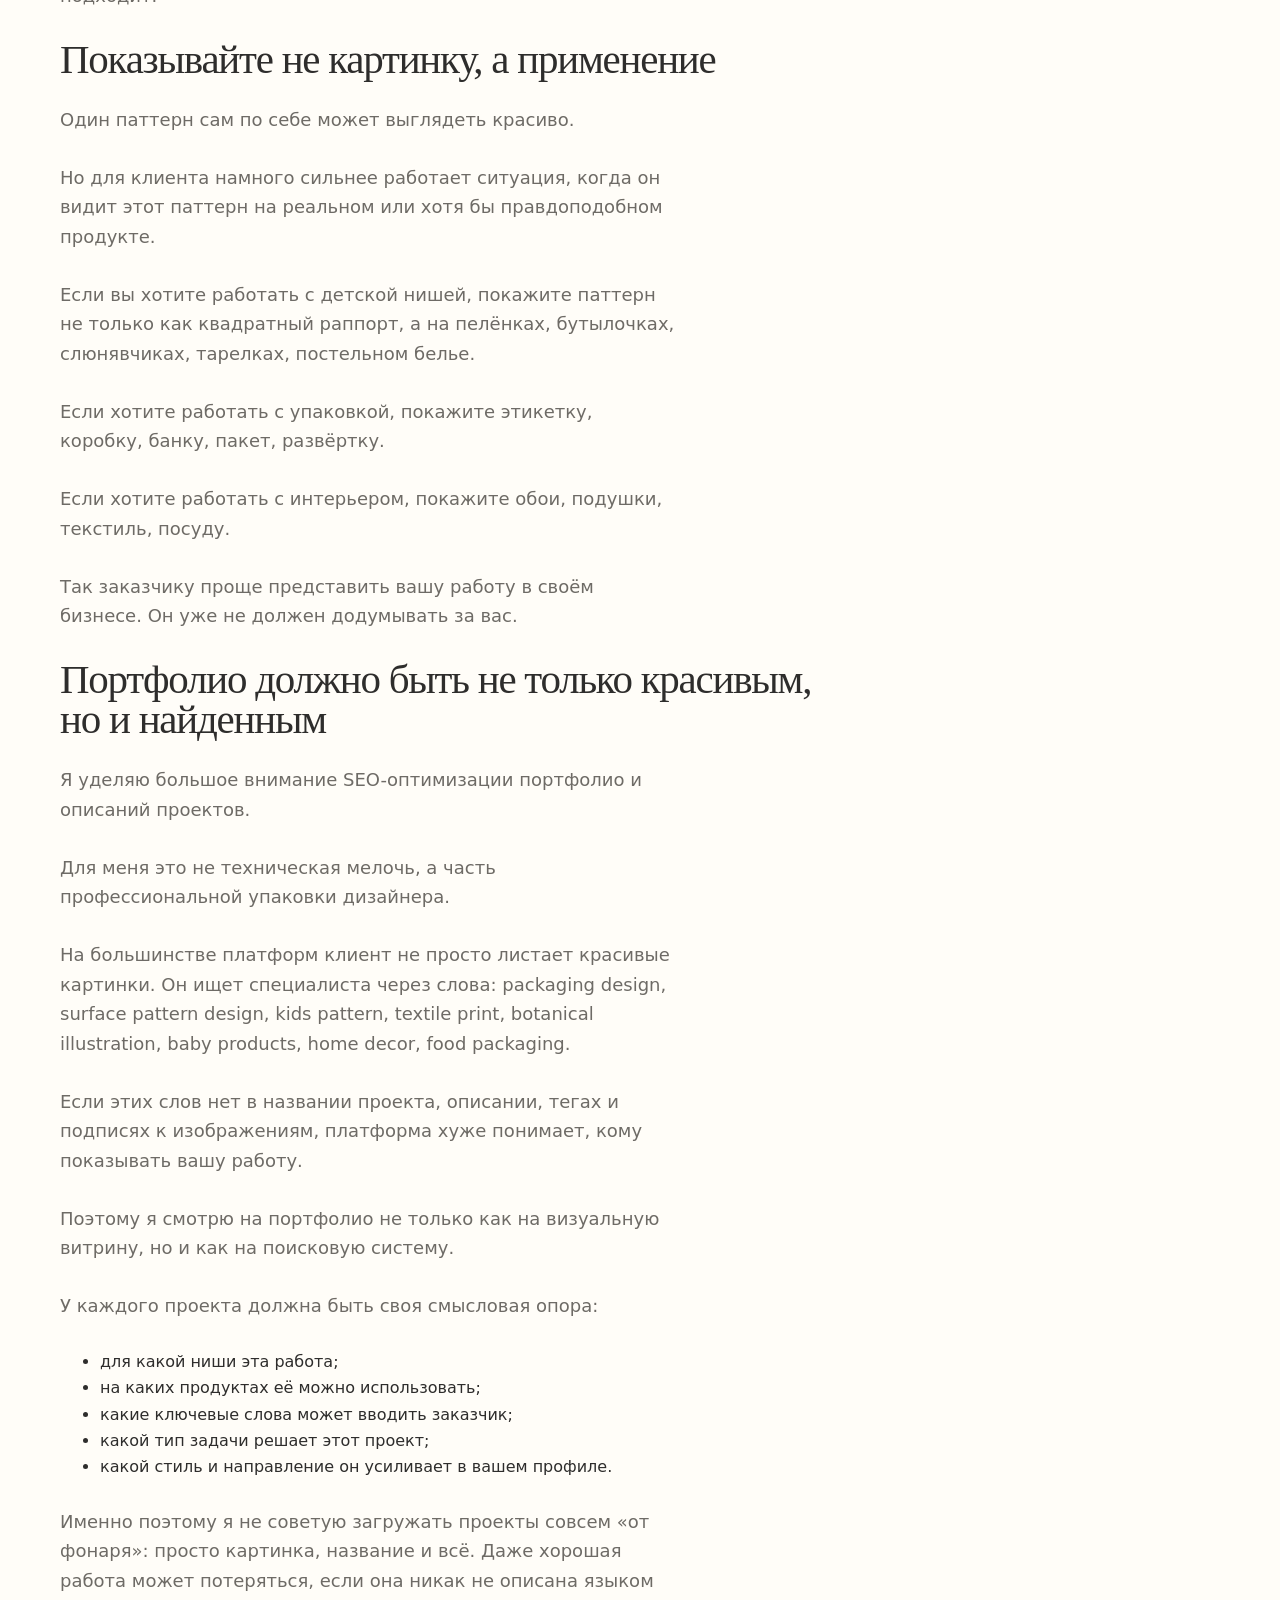
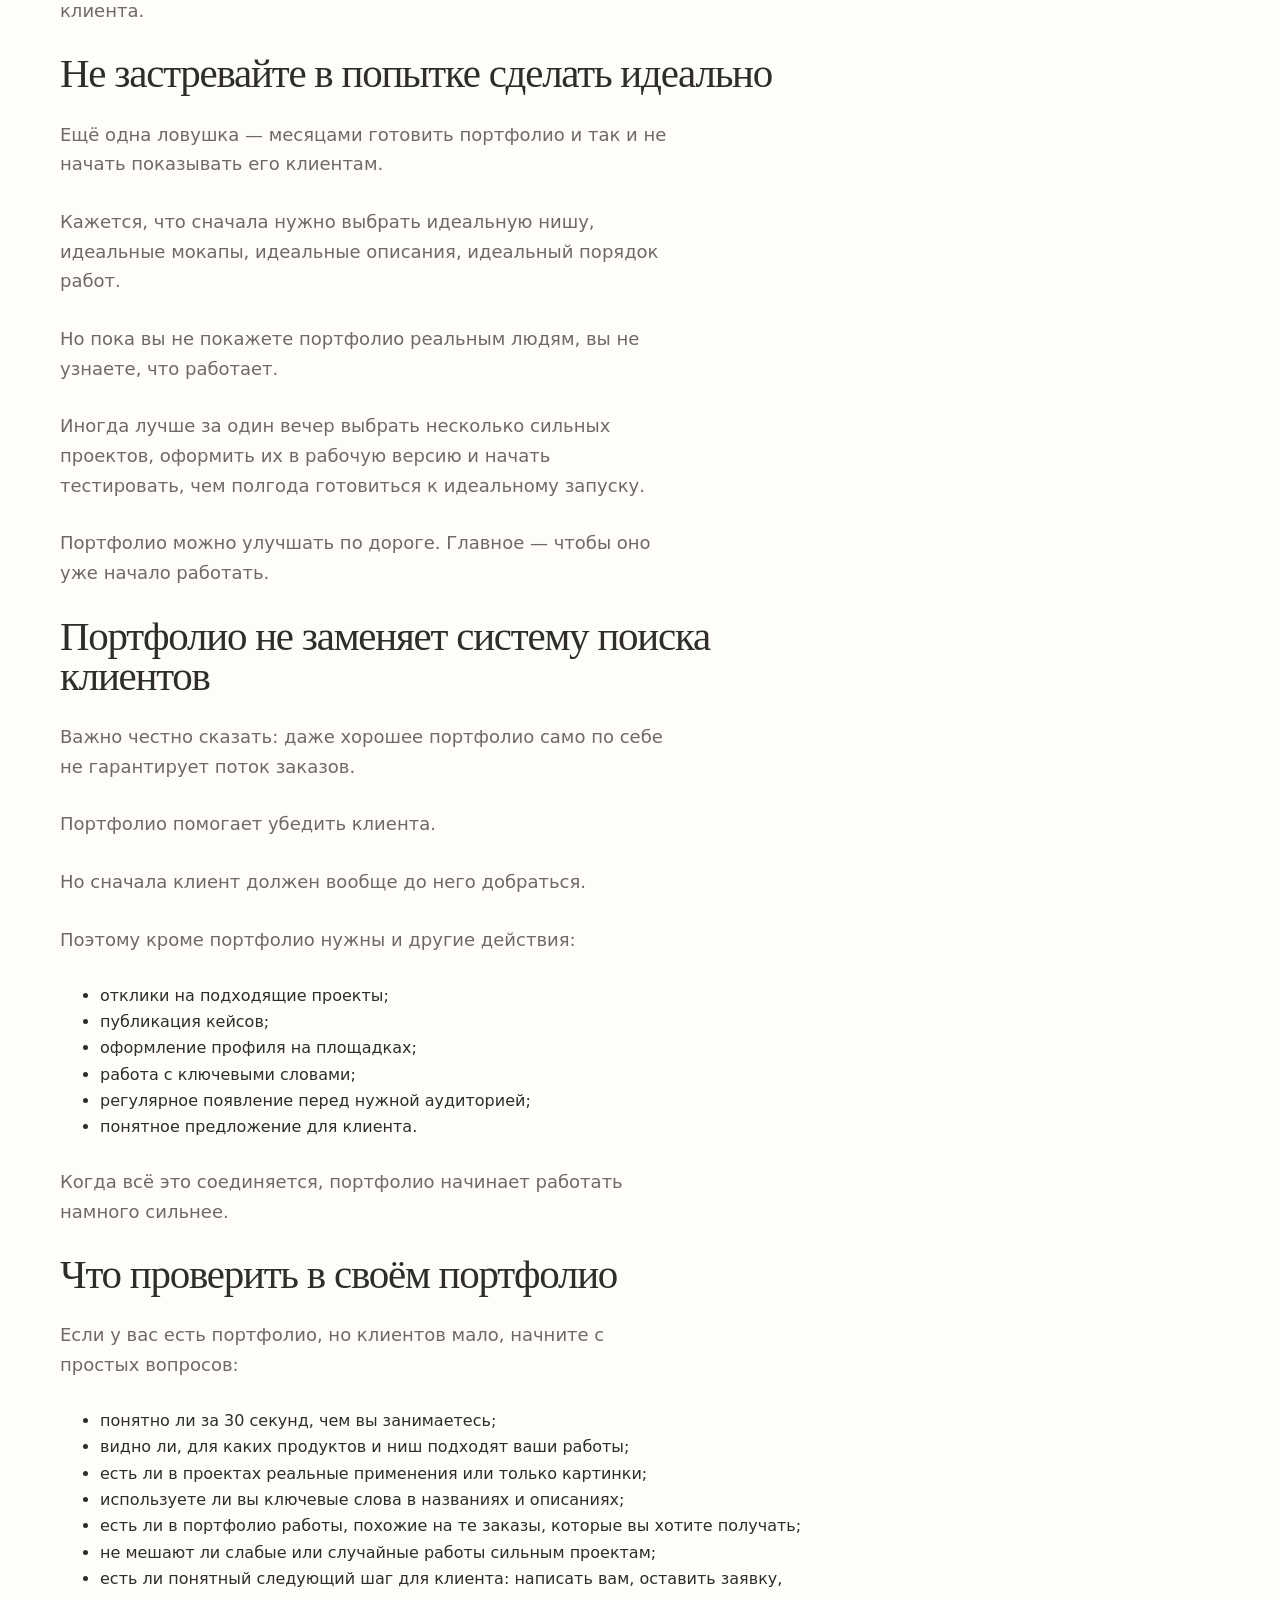
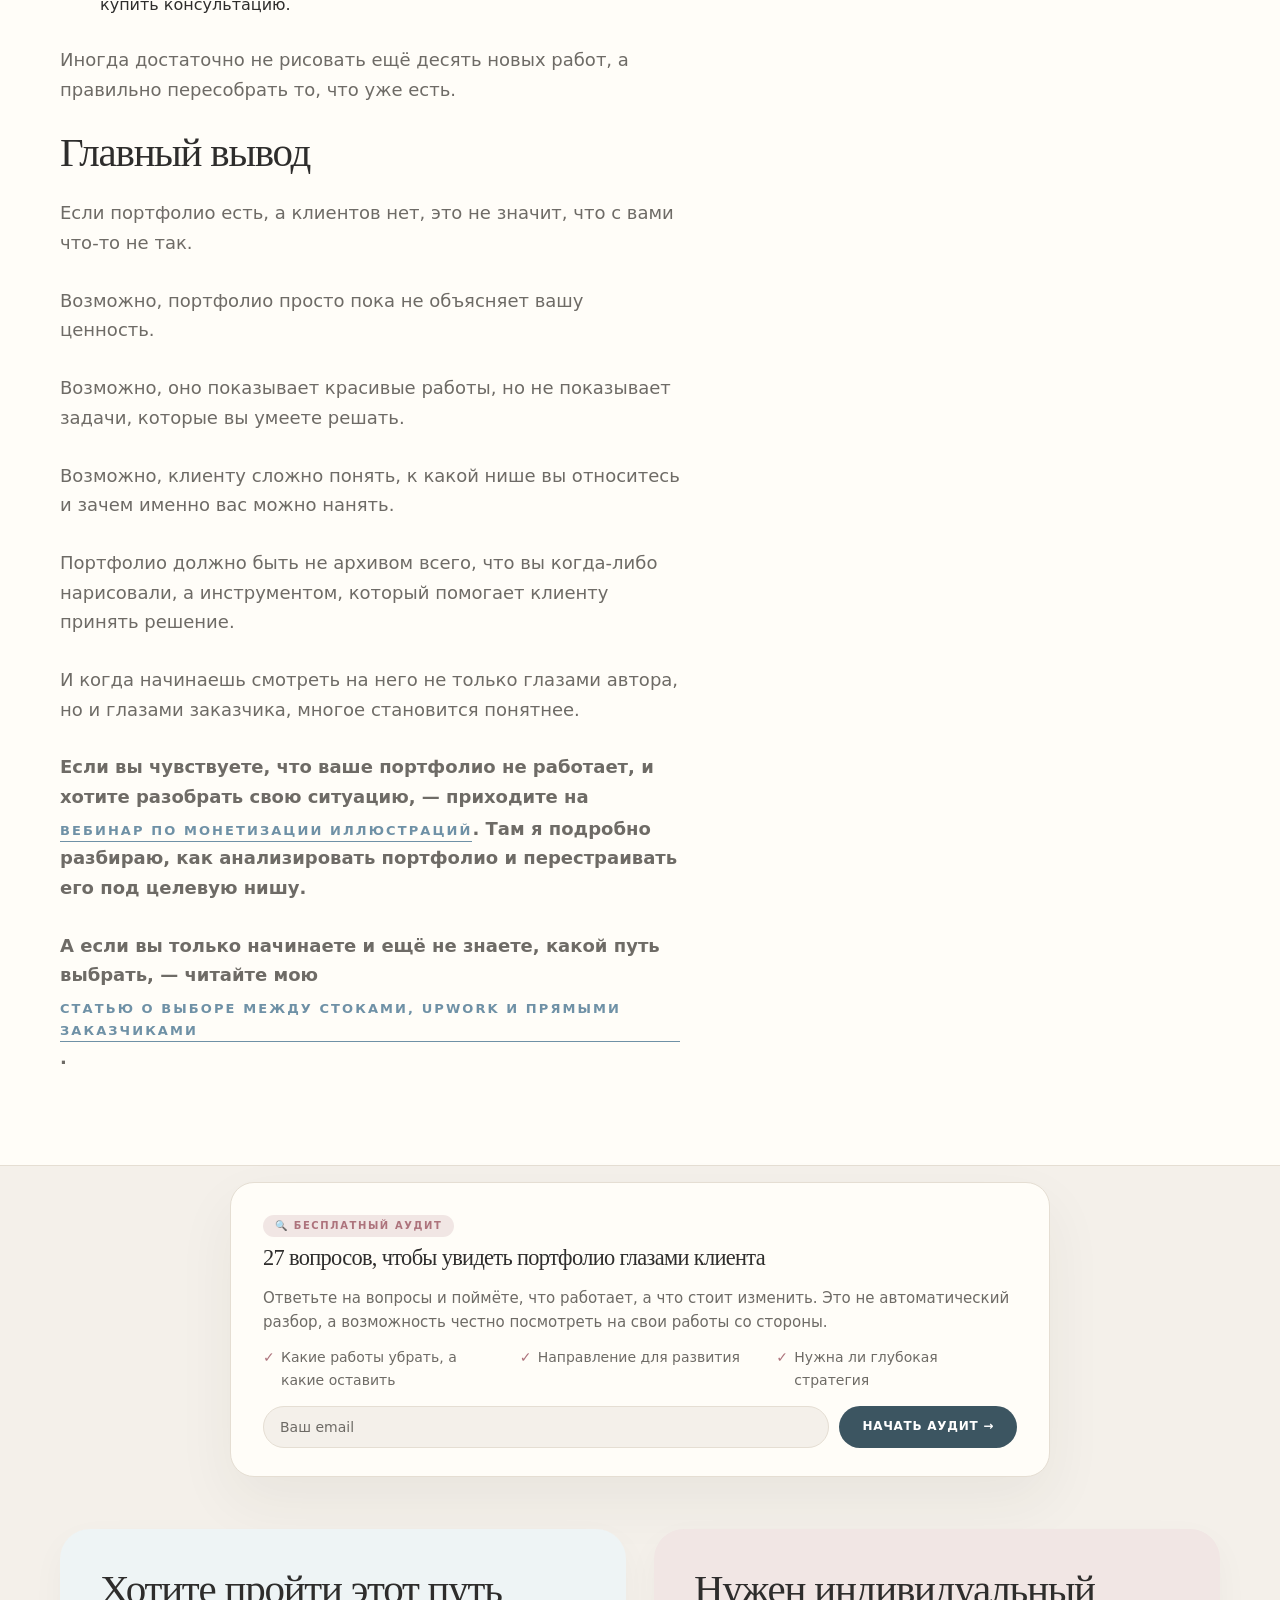
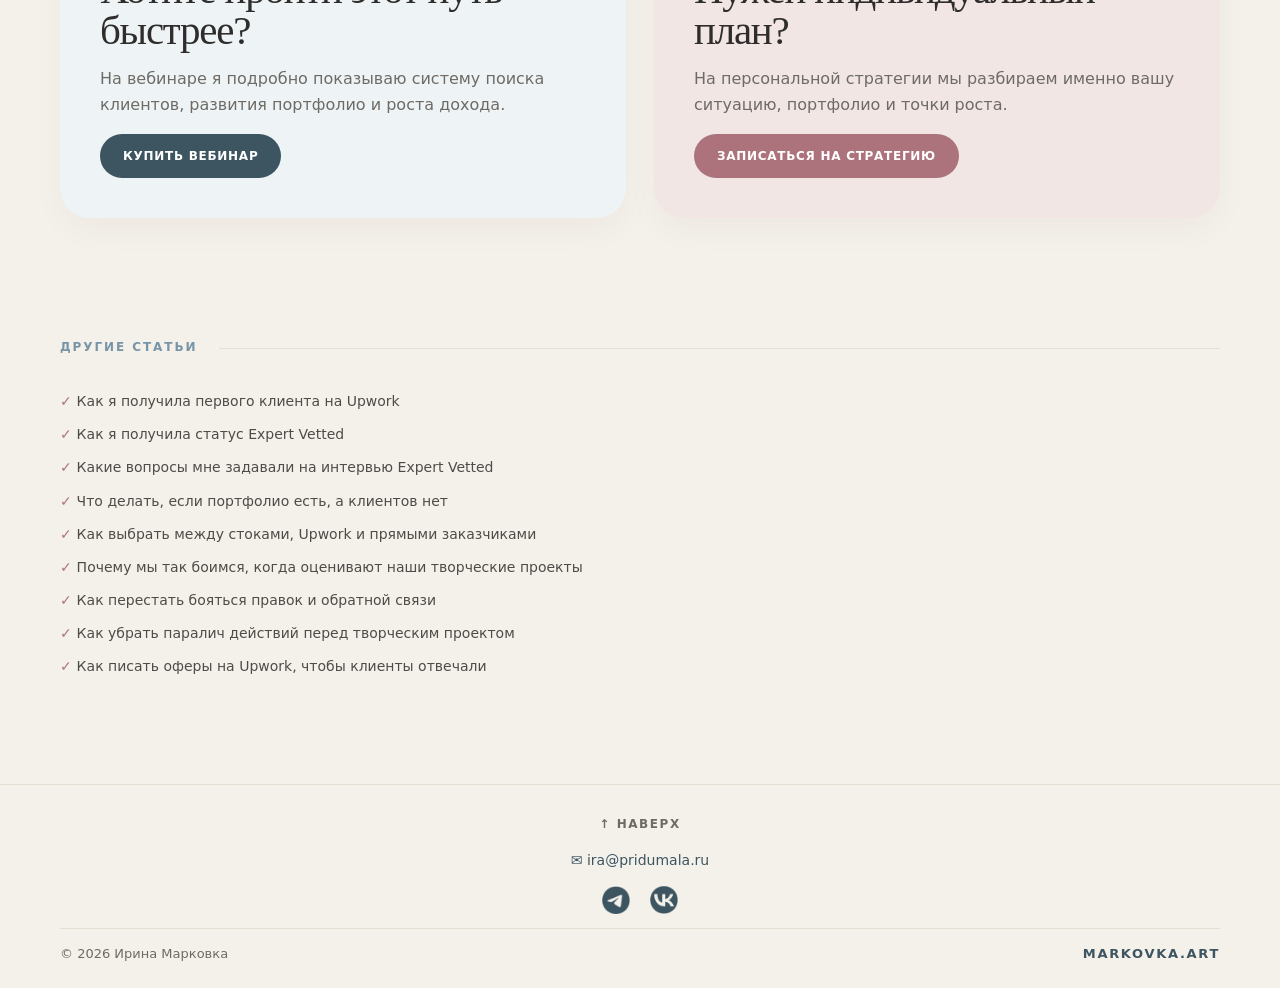
<file: article-04.html>
<!doctype html>
<html lang="ru">
<head>
<link rel="icon" type="image/png" href="favicon.png">
<meta charset="utf-8">
<meta name="viewport" content="width=device-width, initial-scale=1">
<title>Что делать, если портфолио есть, а клиентов нет — Ирина Марковка</title>
<meta name="description" content="Почему красивое портфолио не всегда приводит клиентов и как дизайнеру перестроить его так, чтобы заказчик быстрее понимал вашу ценность.">
<link rel="stylesheet" href="style.css">

<!-- Google Analytics -->
<script async src="https://www.googletagmanager.com/gtag/js?id=G-EKBG47SY8M"></script>
<script>
window.dataLayer = window.dataLayer || [];
function gtag(){dataLayer.push(arguments);}
gtag('js', new Date());
gtag('config', 'G-EKBG47SY8M');
</script>

<style>
/* ===== КОМПАКТНЫЙ ЛИД-МАГНИТ: АУДИТ ПОРТФОЛИО ===== */
.leadmagnet-box {
  background: var(--paper);
  border-radius: 24px;
  padding: 28px 32px;
  box-shadow: var(--shadow);
  border: 1px solid var(--line);
  max-width: 820px;
  margin: 0 auto;
}

.leadmagnet-badge {
  display: inline-block;
  background: var(--rose-soft);
  color: var(--rose);
  font-size: 10px;
  font-weight: 700;
  letter-spacing: 0.16em;
  text-transform: uppercase;
  padding: 3px 12px;
  border-radius: 999px;
  margin-bottom: 8px;
}

.leadmagnet-content h2 {
  font-size: 1.4rem;
  line-height: 1.15;
  margin-bottom: 6px;
}

.leadmagnet-content .leadmagnet-desc {
  font-size: 15px;
  line-height: 1.6;
  color: var(--muted);
  margin-bottom: 12px;
}

.leadmagnet-benefits {
  display: grid;
  grid-template-columns: 1fr 1fr 1fr;
  gap: 4px 16px;
  margin-bottom: 14px;
  font-size: 14px;
  color: var(--muted);
}

.leadmagnet-benefits span {
  position: relative;
  padding-left: 18px;
}

.leadmagnet-benefits span::before {
  content: "✓";
  position: absolute;
  left: 0;
  color: var(--rose);
  font-weight: 700;
}

.leadmagnet-row {
  display: flex;
  gap: 10px;
  flex-wrap: wrap;
}

.leadmagnet-input {
  flex: 1;
  min-width: 180px;
  padding: 10px 16px;
  border-radius: 999px;
  border: 1px solid var(--line);
  background: var(--bg);
  font-size: 14px;
  font-family: inherit;
  color: var(--ink);
  outline: none;
  transition: border-color 0.2s ease;
}

.leadmagnet-input:focus {
  border-color: var(--blue);
}

.leadmagnet-input::placeholder {
  color: var(--muted);
}

.leadmagnet-row .button {
  flex-shrink: 0;
  min-height: 42px;
  padding: 0 22px;
  font-size: 12px;
}

@media (max-width: 640px) {
  .leadmagnet-box {
    padding: 20px 16px;
    border-radius: 18px;
  }
  .leadmagnet-content h2 {
    font-size: 1.2rem;
  }
  .leadmagnet-benefits {
    grid-template-columns: 1fr;
    gap: 4px;
  }
  .leadmagnet-row {
    flex-direction: column;
  }
  .leadmagnet-input {
    min-width: auto;
  }
  .leadmagnet-row .button {
    width: 100%;
    justify-content: center;
  }
}
</style>

</head>

<body>

<header class="site-header">
  <a class="brand" href="index.html" aria-label="Markovka">
    <img src="logo-markovka.png" alt="Markovka">
  </a>

  <input class="nav-toggle" type="checkbox" id="nav-toggle">
  <label class="burger" for="nav-toggle" aria-label="Открыть меню">
    <span></span>
    <span></span>
    <span></span>
  </label>

  <nav class="nav" aria-label="Навигация">
    <a href="index.html">Главная</a>
    <a href="webinar.html">Вебинар</a>
    <a href="strategy.html">Стратегия</a>
    <a href="articles.html">Пишу</a>
    <a href="index.html#about">Обо мне</a>
  </nav>

  <a class="header-link" href="https://docs.google.com/forms/d/1lf9KseqGWi2FmkiFGvXtNCnMNeQKkgYbypA-zxr-Fec/viewform" target="_blank" rel="noopener noreferrer">Оставить заявку</a>
</header>

<main>

<section class="articles-hero">
<div class="container">

<p class="eyebrow">Портфолио · Клиенты · Практический опыт</p>

<h1>Что делать, если портфолио есть, а клиентов нет</h1>

<div class="article-text">

<p>
Один из самых частых вопросов, который я слышу от дизайнеров и иллюстраторов:
</p>

<p>
«Портфолио есть, работы хорошие, но клиентов всё равно нет. Что не так?»
</p>

<p>
Я очень хорошо понимаю это состояние.
</p>

<p>
Кажется, что если собрать красивые проекты, оформить их аккуратно и выложить на сайт, Behance или Upwork, то заказчики должны сами всё увидеть и начать писать.
</p>

<p>
Но на практике наличие портфолио и наличие клиентов — это две разные задачи. Портфолио может быть красивым, но при этом не работать как инструмент поиска заказов.
</p>

<h2>Проблема не всегда в уровне работ</h2>

<p>
Когда клиентов нет, первое, что обычно думает дизайнер: «Наверное, я ещё недостаточно хорошо рисую».
</p>

<p>
И начинается бесконечное улучшение:
</p>

<ul>
  <li>ещё один проект;</li>
  <li>ещё один стиль;</li>
  <li>ещё один мокап;</li>
  <li>ещё одна переделка старой работы;</li>
  <li>ещё одна попытка сделать портфолио идеальным.</li>
</ul>

<p>
Знакомо? Я сама столько раз попадала в эту ловушку.
</p>

<p>
Но очень часто проблема не в том, что работы слабые. Проблема в том, что заказчик не понимает, чем вы можете быть ему полезны. Он видит картинки, но не видит решения своей задачи.
</p>

<h2>Показывать всё подряд — не всегда хорошая стратегия</h2>

<p>
Когда у нас много работ за разные годы, хочется показать всё.
</p>

<p>
Логика понятная: чем больше работ увидит клиент, тем выше шанс, что ему что-то понравится.
</p>

<p>
Но клиент обычно смотрит иначе.
</p>

<p>
Он не ищет самого универсального человека на свете. Он ищет специалиста под свою конкретную задачу.
</p>

<p>
Если ему нужна упаковка, он хочет быстро понять, делали ли вы упаковку.
</p>

<p>
Если ему нужен паттерн для детского товара, он хочет увидеть, можете ли вы работать с детской тематикой, цветами, масштабом, мокапами и реальным применением на продукте.
</p>

<p>
Если ему нужен орнамент для текстиля, он ищет не просто красивую картинку, а понимание поверхности, раппорта, масштаба и стилистики.
</p>

<p>
Поэтому портфолио, где всё собрано вперемешку, может не усиливать вас, а наоборот запутывать заказчика.
</p>

<h2>Не существует одного правильного портфолио</h2>

<p>
Я сама пробовала разные подходы к портфолио.
</p>

<p>
Есть портфолио-«сборная солянка», где вы шире показываете свои навыки: упаковку, паттерны, текстиль, детские товары, иллюстрации, разные поверхности.
</p>

<p>
А есть более нишевое портфолио, где всё собрано вокруг одной темы или одного направления.
</p>

<p>
Я пробовала и так, и так.
</p>

<p>
На Upwork у меня долго было достаточно широкое портфолио, потому что я работаю с разными поверхностями: упаковкой, текстилем, детской продукцией, орнаментами и паттернами.
</p>

<p>
Но даже при широком портфолио я всё равно видела, что клиенты чаще приходят на определённый стиль или конкретный тип работ.
</p>

<p>
То есть не всегда нужно с первого дня жёстко нишеваться. Иногда можно загрузить разные сильные проекты и посмотреть, на что реально реагируют клиенты.
</p>

<p>
Но важно не просто хаотично показать всё, а сделать так, чтобы в каждой работе было понятно: для какой задачи она подходит.
</p>

<h2>Показывайте не картинку, а применение</h2>

<p>
Один паттерн сам по себе может выглядеть красиво.
</p>

<p>
Но для клиента намного сильнее работает ситуация, когда он видит этот паттерн на реальном или хотя бы правдоподобном продукте.
</p>

<p>
Если вы хотите работать с детской нишей, покажите паттерн не только как квадратный раппорт, а на пелёнках, бутылочках, слюнявчиках, тарелках, постельном белье.
</p>

<p>
Если хотите работать с упаковкой, покажите этикетку, коробку, банку, пакет, развёртку.
</p>

<p>
Если хотите работать с интерьером, покажите обои, подушки, текстиль, посуду.
</p>

<p>
Так заказчику проще представить вашу работу в своём бизнесе. Он уже не должен додумывать за вас.
</p>

<h2>Портфолио должно быть не только красивым, но и найденным</h2>

<p>
Я уделяю большое внимание SEO-оптимизации портфолио и описаний проектов.
</p>

<p>
Для меня это не техническая мелочь, а часть профессиональной упаковки дизайнера.
</p>

<p>
На большинстве платформ клиент не просто листает красивые картинки. Он ищет специалиста через слова: packaging design, surface pattern design, kids pattern, textile print, botanical illustration, baby products, home decor, food packaging.
</p>

<p>
Если этих слов нет в названии проекта, описании, тегах и подписях к изображениям, платформа хуже понимает, кому показывать вашу работу.
</p>

<p>
Поэтому я смотрю на портфолио не только как на визуальную витрину, но и как на поисковую систему.
</p>

<p>
У каждого проекта должна быть своя смысловая опора:
</p>

<ul>
  <li>для какой ниши эта работа;</li>
  <li>на каких продуктах её можно использовать;</li>
  <li>какие ключевые слова может вводить заказчик;</li>
  <li>какой тип задачи решает этот проект;</li>
  <li>какой стиль и направление он усиливает в вашем профиле.</li>
</ul>

<p>
Именно поэтому я не советую загружать проекты совсем «от фонаря»: просто картинка, название и всё. Даже хорошая работа может потеряться, если она никак не описана языком клиента.
</p>

<h2>Не застревайте в попытке сделать идеально</h2>

<p>
Ещё одна ловушка — месяцами готовить портфолио и так и не начать показывать его клиентам.
</p>

<p>
Кажется, что сначала нужно выбрать идеальную нишу, идеальные мокапы, идеальные описания, идеальный порядок работ.
</p>

<p>
Но пока вы не покажете портфолио реальным людям, вы не узнаете, что работает.
</p>

<p>
Иногда лучше за один вечер выбрать несколько сильных проектов, оформить их в рабочую версию и начать тестировать, чем полгода готовиться к идеальному запуску.
</p>

<p>
Портфолио можно улучшать по дороге. Главное — чтобы оно уже начало работать.
</p>

<h2>Портфолио не заменяет систему поиска клиентов</h2>

<p>
Важно честно сказать: даже хорошее портфолио само по себе не гарантирует поток заказов.
</p>

<p>
Портфолио помогает убедить клиента.
</p>

<p>
Но сначала клиент должен вообще до него добраться.
</p>

<p>
Поэтому кроме портфолио нужны и другие действия:
</p>

<ul>
  <li>отклики на подходящие проекты;</li>
  <li>публикация кейсов;</li>
  <li>оформление профиля на площадках;</li>
  <li>работа с ключевыми словами;</li>
  <li>регулярное появление перед нужной аудиторией;</li>
  <li>понятное предложение для клиента.</li>
</ul>

<p>
Когда всё это соединяется, портфолио начинает работать намного сильнее.
</p>

<h2>Что проверить в своём портфолио</h2>

<p>
Если у вас есть портфолио, но клиентов мало, начните с простых вопросов:
</p>

<ul>
  <li>понятно ли за 30 секунд, чем вы занимаетесь;</li>
  <li>видно ли, для каких продуктов и ниш подходят ваши работы;</li>
  <li>есть ли в проектах реальные применения или только картинки;</li>
  <li>используете ли вы ключевые слова в названиях и описаниях;</li>
  <li>есть ли в портфолио работы, похожие на те заказы, которые вы хотите получать;</li>
  <li>не мешают ли слабые или случайные работы сильным проектам;</li>
  <li>есть ли понятный следующий шаг для клиента: написать вам, оставить заявку, купить консультацию.</li>
</ul>

<p>
Иногда достаточно не рисовать ещё десять новых работ, а правильно пересобрать то, что уже есть.
</p>

<h2>Главный вывод</h2>

<p>
Если портфолио есть, а клиентов нет, это не значит, что с вами что-то не так.
</p>

<p>
Возможно, портфолио просто пока не объясняет вашу ценность.
</p>

<p>
Возможно, оно показывает красивые работы, но не показывает задачи, которые вы умеете решать.
</p>

<p>
Возможно, клиенту сложно понять, к какой нише вы относитесь и зачем именно вас можно нанять.
</p>

<p>
Портфолио должно быть не архивом всего, что вы когда-либо нарисовали, а инструментом, который помогает клиенту принять решение.
</p>

<p>
И когда начинаешь смотреть на него не только глазами автора, но и глазами заказчика, многое становится понятнее.
</p>

<p>
<strong>Если вы чувствуете, что ваше портфолио не работает, и хотите разобрать свою ситуацию, — приходите на <a class="text-link" href="https://pridumala.ru/webinar.html">вебинар по монетизации иллюстраций</a>. Там я подробно разбираю, как анализировать портфолио и перестраивать его под целевую нишу.</strong>
</p>

<p>
<strong>А если вы только начинаете и ещё не знаете, какой путь выбрать, — читайте мою <a class="text-link" href="article-05.html">статью о выборе между стоками, Upwork и прямыми заказчиками</a>.</strong>
</p>

</div>

</div>
</section>

<!-- ===== ЛИД-МАГНИТ: АУДИТ ПОРТФОЛИО ===== -->
<section class="section leadmagnet-audit" style="padding: 16px 0 8px;">
  <div class="container">
    <div class="leadmagnet-box">

      <div class="leadmagnet-content">
        <span class="leadmagnet-badge">🔍 Бесплатный аудит</span>

        <h2>27 вопросов, чтобы увидеть портфолио глазами клиента</h2>

        <p class="leadmagnet-desc">
          Ответьте на вопросы и поймёте, что работает, а что стоит изменить. Это не автоматический разбор, а возможность честно посмотреть на свои работы со стороны.
        </p>

        <div class="leadmagnet-benefits">
          <span>Какие работы убрать, а какие оставить</span>
          <span>Направление для развития</span>
          <span>Нужна ли глубокая стратегия</span>
        </div>

        <div class="leadmagnet-row">
          <input type="email" placeholder="Ваш email" class="leadmagnet-input" id="audit-email">
          <a href="https://docs.google.com/forms/d/e/1FAIpQLSescdAHPvCDqmgsbqiRSglJpxGMZxLRo2Tk8kooi-KFo9fPyQ/viewform?usp=header" target="_blank" rel="noopener noreferrer" class="button dark" onclick="return saveEmail();">
            Начать аудит →
          </a>
        </div>

      </div>

    </div>
  </div>
</section>

<script>
function saveEmail() {
  var email = document.getElementById('audit-email').value;
  if (email && email.includes('@')) {
    localStorage.setItem('audit_email', email);
    return true;
  } else {
    alert('Пожалуйста, введите корректный email');
    return false;
  }
}
</script>

<!-- ФИНАЛЬНЫЙ БЛОК С ВЕБИНАРОМ И СТРАТЕГИЕЙ -->
<section class="section">
<div class="container">

<div class="final-grid">

<article class="telegram-card">

<h2>Хотите пройти этот путь быстрее?</h2>

<p>
На вебинаре я подробно показываю систему поиска клиентов, развития портфолио и роста дохода.
</p>

<a
class="button dark"
href="https://docs.google.com/forms/d/e/1FAIpQLSdtNIwjEwhyrS_S5xvC4GNTHMnZVz6UDMvT66RdPrq0_1zOiw/viewform?usp=dialog"
target="_blank">
Купить вебинар
</a>

</article>

<article class="portfolio-card">

<h2>Нужен индивидуальный план?</h2>

<p>
На персональной стратегии мы разбираем именно вашу ситуацию, портфолио и точки роста.
</p>

<a
class="button rose"
href="https://t.me/artweinspire"
target="_blank">
Записаться на стратегию
</a>

</article>

</div>

</div>
</section>

<!-- ДРУГИЕ СТАТЬИ (СПИСОК С ГАЛОЧКАМИ) -->
<section class="section">
<div class="container">

<div class="section-label">
<span>Другие статьи</span>
</div>

<ul class="simple-list">
<li><a href="article-01.html">Как я получила первого клиента на Upwork</a></li>
<li><a href="article-02.html">Как я получила статус Expert Vetted</a></li>
<li><a href="article-03.html">Какие вопросы мне задавали на интервью Expert Vetted</a></li>
<li><a href="article-04.html">Что делать, если портфолио есть, а клиентов нет</a></li>
<li><a href="article-05.html">Как выбрать между стоками, Upwork и прямыми заказчиками</a></li>
<li><a href="article-06.html">Почему мы так боимся, когда оценивают наши творческие проекты</a></li>
<li><a href="article-07.html">Как перестать бояться правок и обратной связи</a></li>
<li><a href="article-08.html">Как убрать паралич действий перед творческим проектом</a></li>
<li><a href="article-09.html">Как писать оферы на Upwork, чтобы клиенты отвечали</a></li>
</ul>

</div>
</section>

</main>

<footer class="footer">
  <div class="container">

    <!-- ССЫЛКА "НАВЕРХ" -->
    <div class="footer-top">
      <a href="#" class="back-to-top" aria-label="Наверх">↑ Наверх</a>
    </div>

    <!-- ПОЧТА -->
    <div class="footer-email">
      <a href="mailto:ira@pridumala.ru">✉ ira@pridumala.ru</a>
    </div>

    <!-- ИКОНКИ СОЦСЕТЕЙ -->
    <div class="footer-icons">
      <a href="https://t.me/markovka_pattern" target="_blank" rel="noopener noreferrer">
        <img src="icon-tg.png" alt="Telegram" width="28" height="28">
      </a>
      <a href="https://vk.com/markovka" target="_blank" rel="noopener noreferrer">
        <img src="icon-vk.png" alt="VK" width="28" height="28">
      </a>
    </div>

    <!-- КОПИРАЙТ -->
    <div class="footer-bottom">
      <span>© 2026 Ирина Марковка</span>
      <a href="https://markovka.art" target="_blank" rel="noopener noreferrer">Markovka.art</a>
    </div>

  </div>
</footer>

<!-- ПЛАВНАЯ ПРОКРУТКА -->
<script>
document.addEventListener('DOMContentLoaded', function() {
  const backToTop = document.querySelector('.back-to-top');
  if (backToTop) {
    backToTop.addEventListener('click', function(e) {
      e.preventDefault();
      window.scrollTo({ top: 0, behavior: 'smooth' });
    });
  }
});
</script>

</body>
</html>
</file>
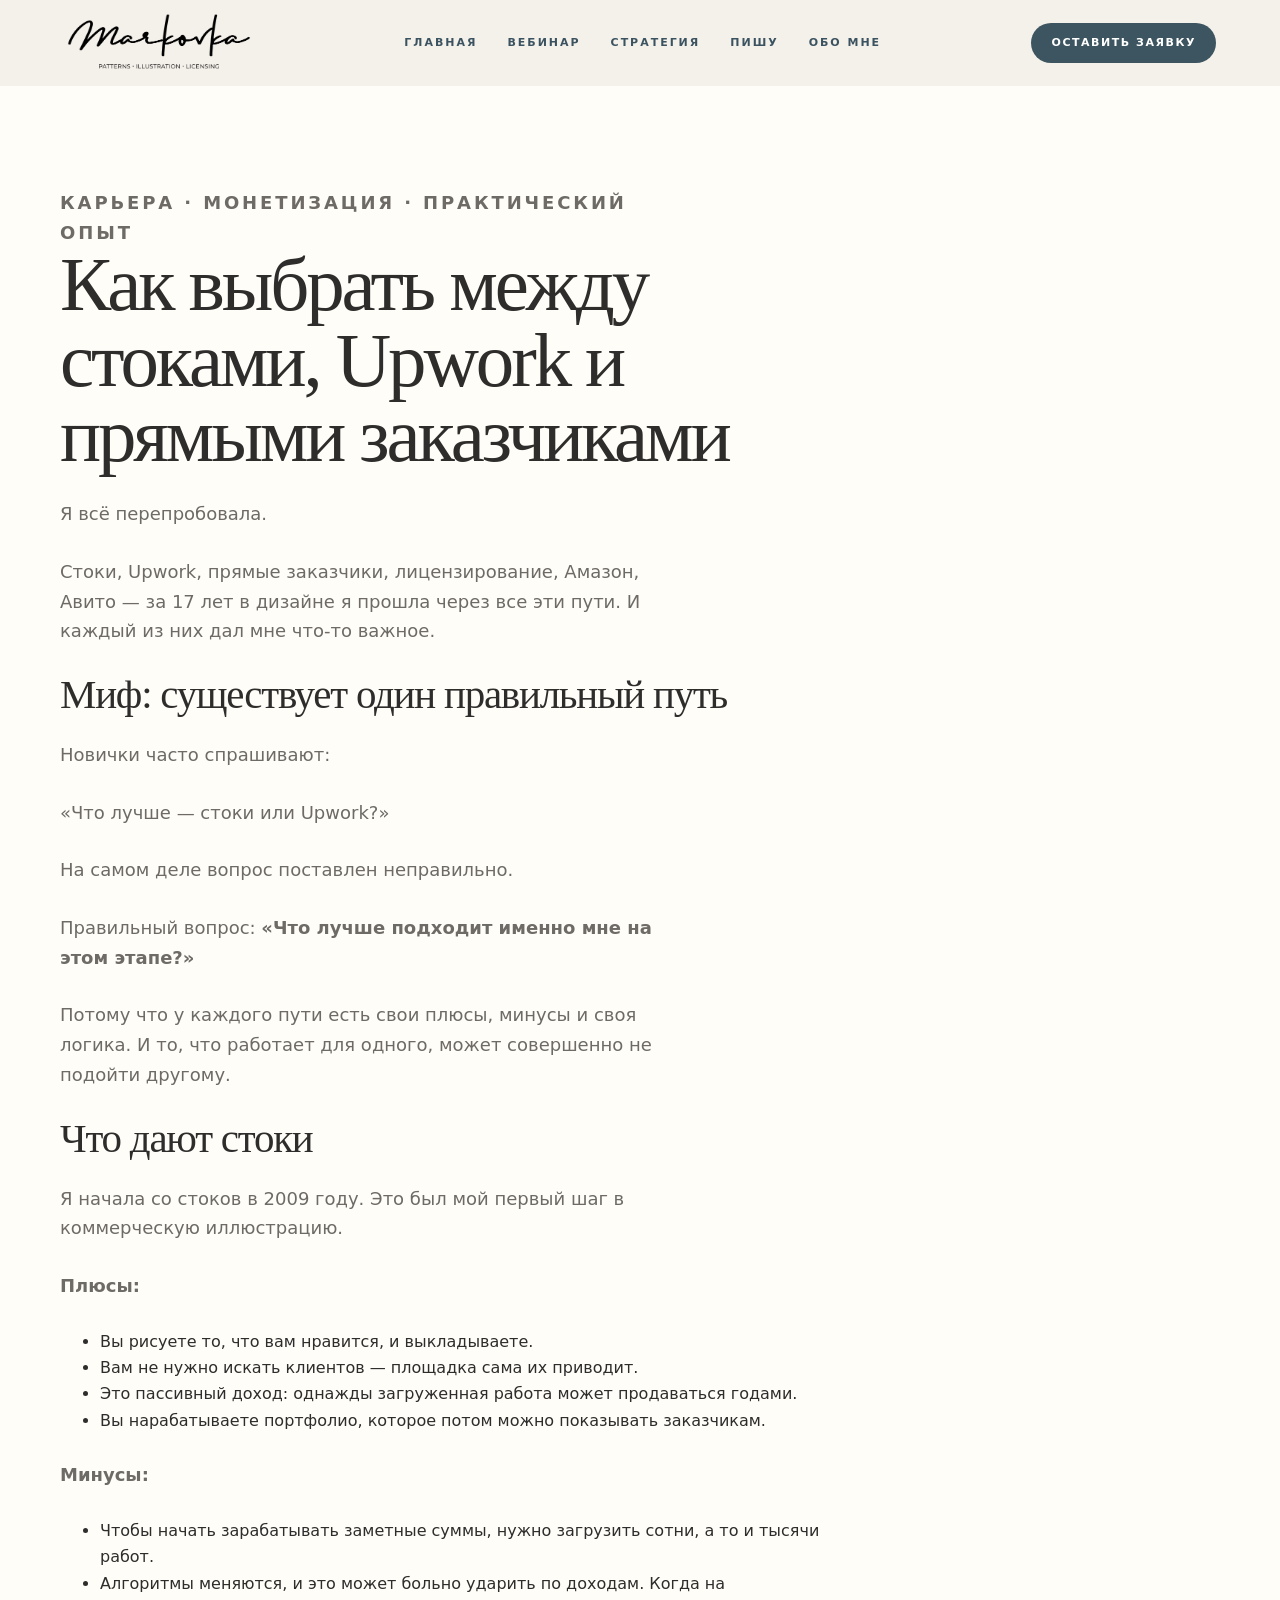
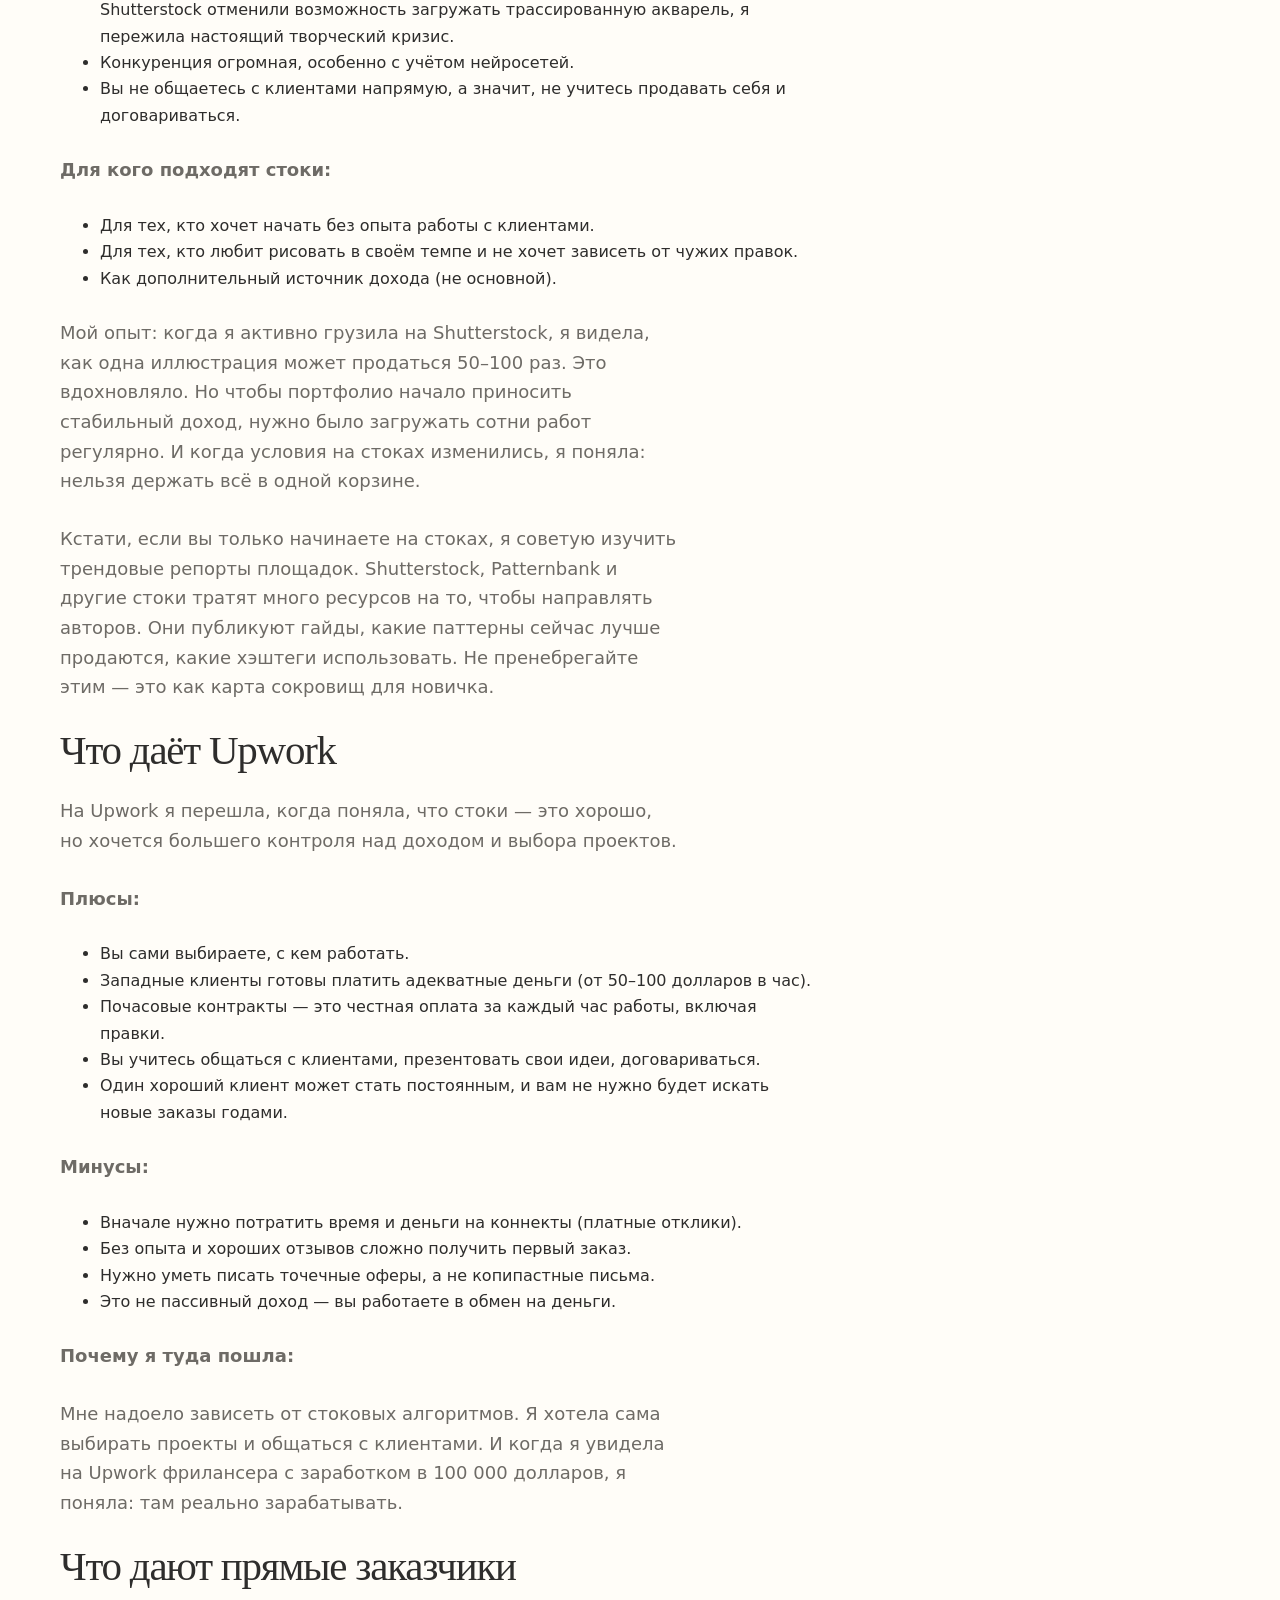
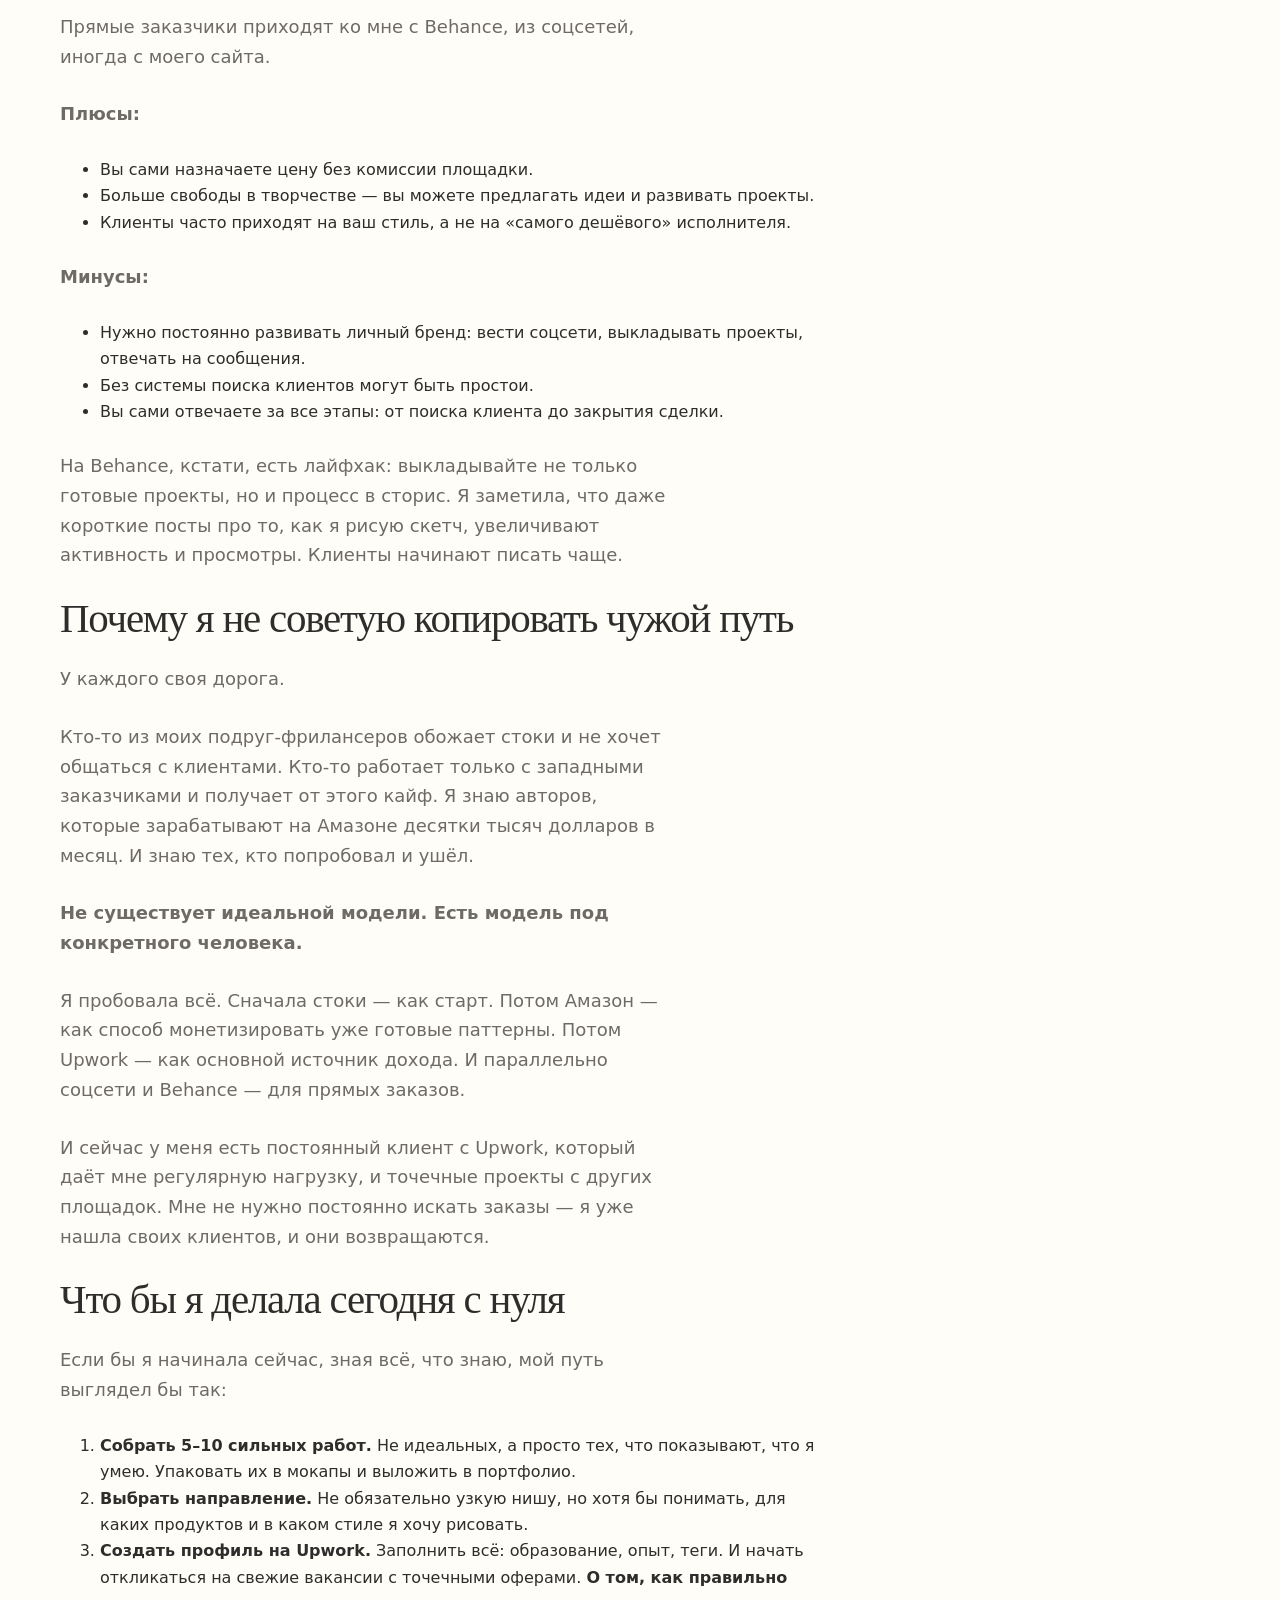
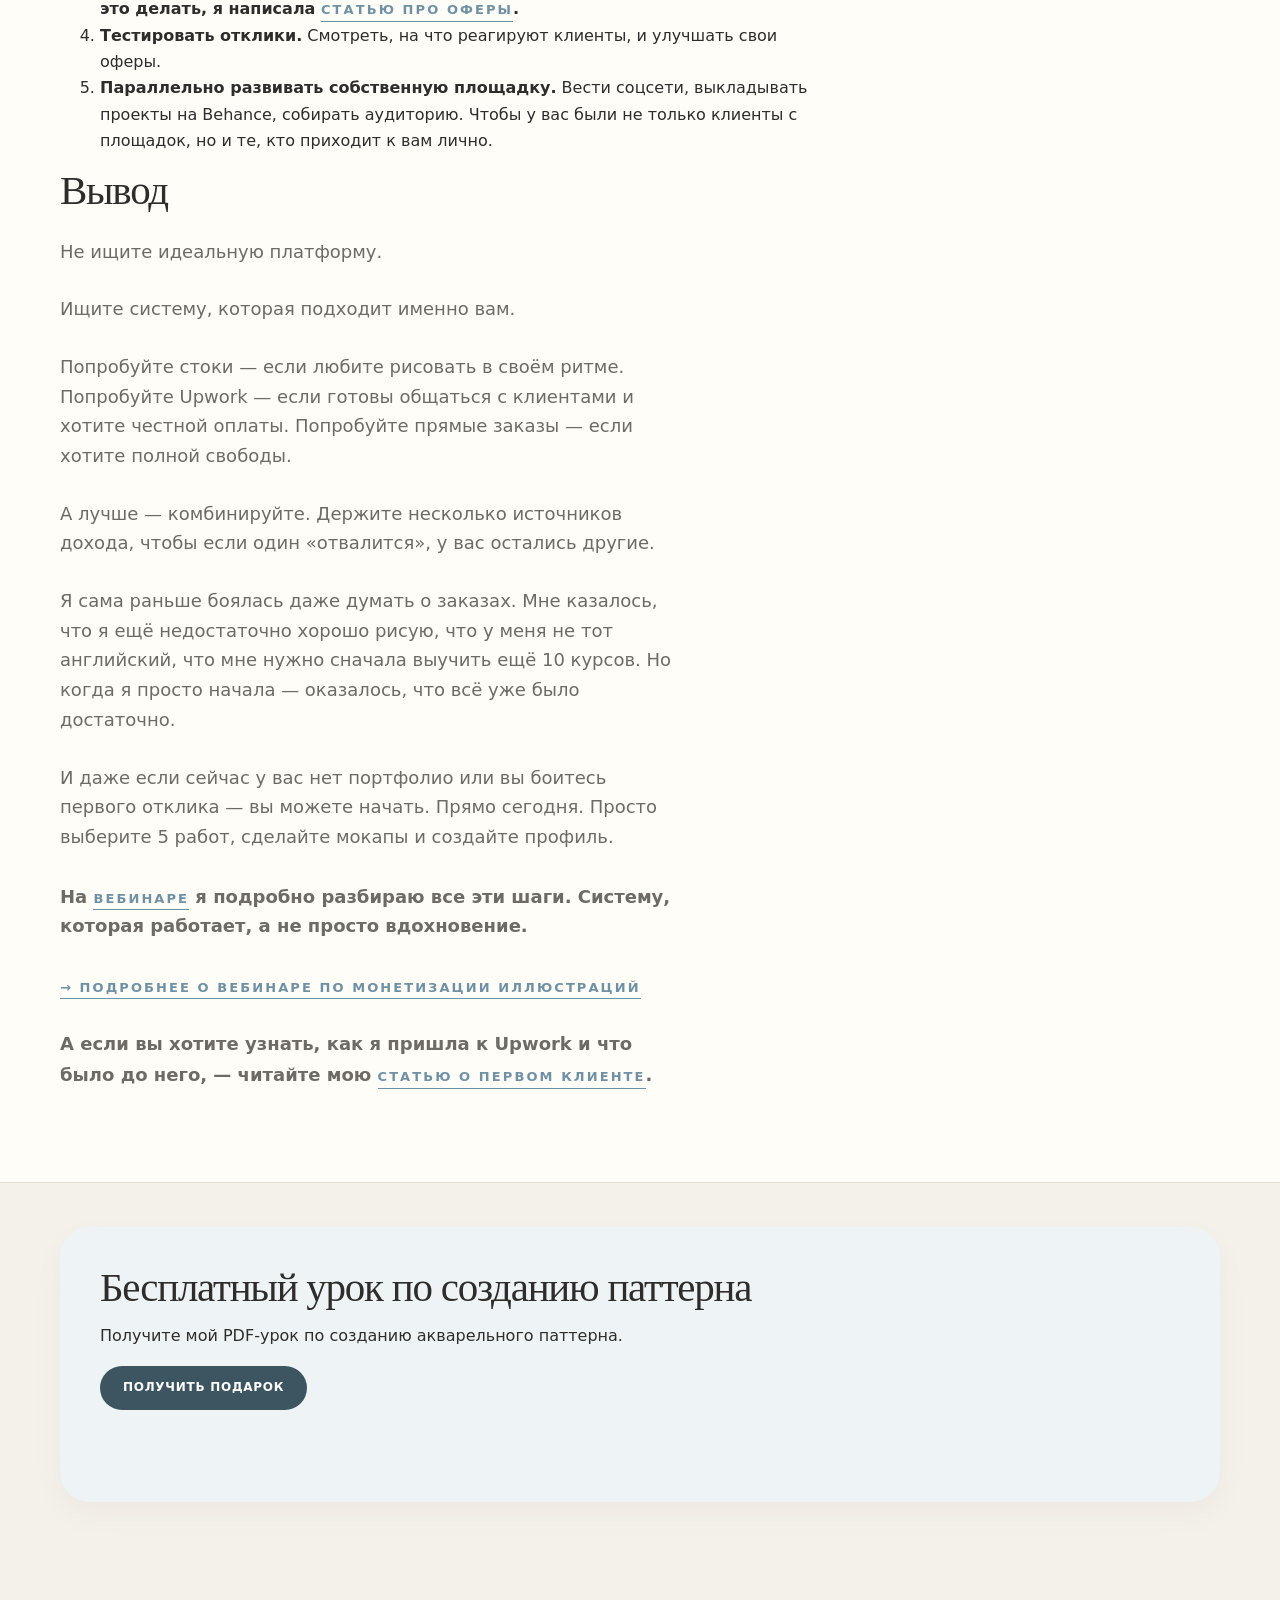
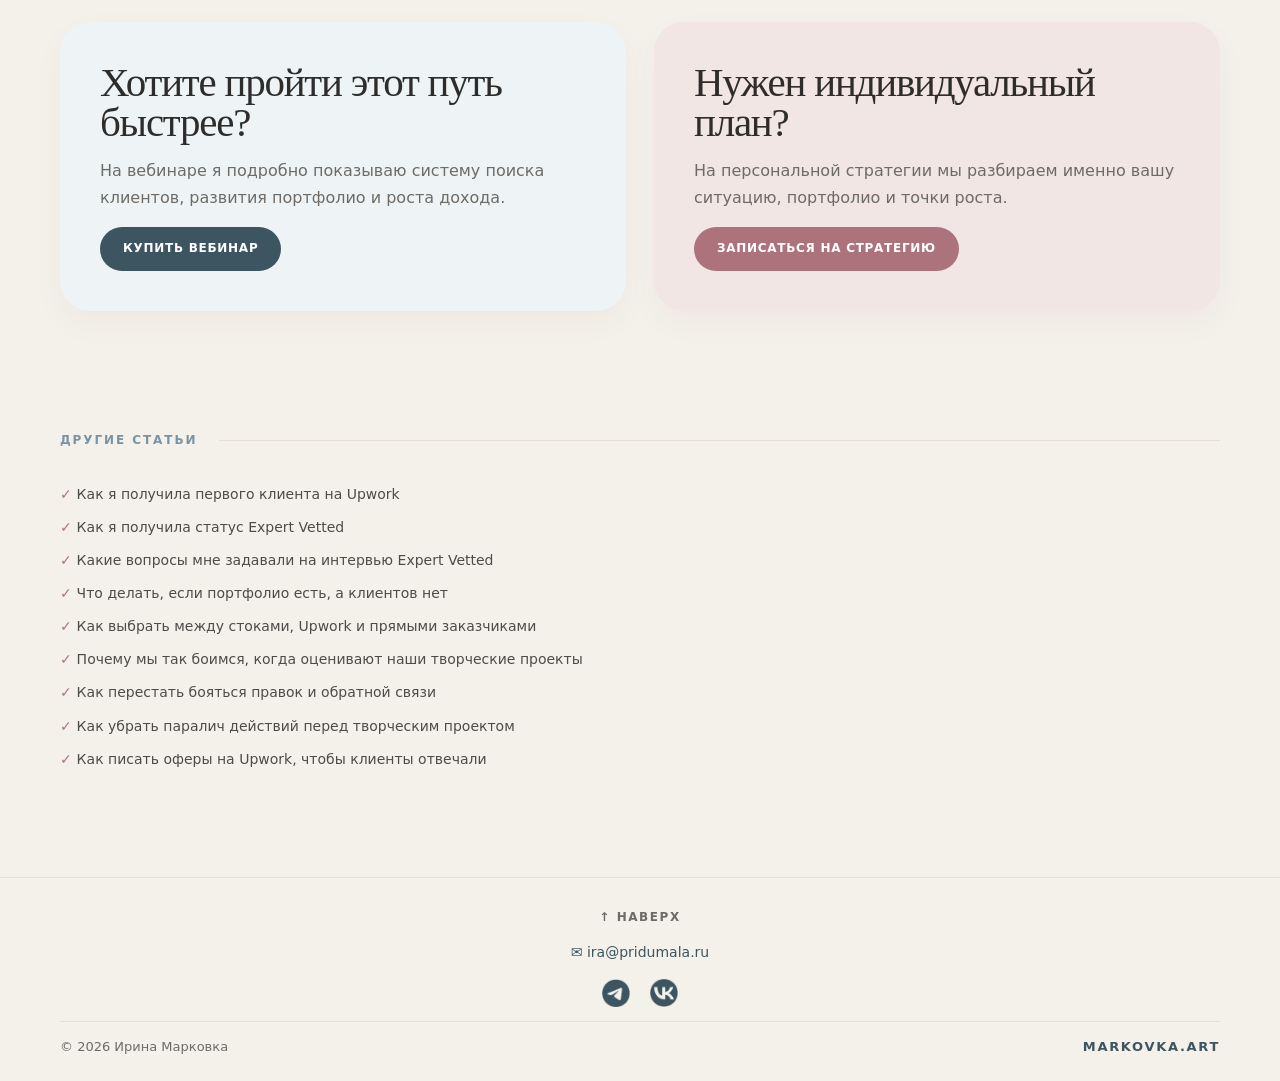
<file: article-05.html>
<!doctype html>
<html lang="ru">
<head>
<link rel="icon" type="image/png" href="favicon.png">
<meta charset="utf-8">
<meta name="viewport" content="width=device-width, initial-scale=1">
<title>Как выбрать между стоками, Upwork и прямыми заказчиками — Ирина Марковка</title>
<meta name="description" content="Как дизайнеру и иллюстратору выбрать между стоками, Upwork и прямыми заказчиками. Сравнение путей монетизации паттернов и иллюстраций на основе 17-летнего опыта.">
<link rel="stylesheet" href="style.css">

<!-- Google Analytics -->
<script async src="https://www.googletagmanager.com/gtag/js?id=G-EKBG47SY8M"></script>
<script>
window.dataLayer = window.dataLayer || [];
function gtag(){dataLayer.push(arguments);}
gtag('js', new Date());
gtag('config', 'G-EKBG47SY8M');
</script>
</head>

<body>

<header class="site-header">
  <a class="brand" href="index.html" aria-label="Markovka">
    <img src="logo-markovka.png" alt="Markovka">
  </a>

  <input class="nav-toggle" type="checkbox" id="nav-toggle">
  <label class="burger" for="nav-toggle" aria-label="Открыть меню">
    <span></span>
    <span></span>
    <span></span>
  </label>

  <nav class="nav" aria-label="Навигация">
  <a href="index.html">Главная</a>
  <a href="webinar.html">Вебинар</a>
  <a href="strategy.html">Стратегия</a>
  <a href="articles.html">Пишу</a>
  <a href="index.html#about">Обо мне</a>
</nav>

  <a class="header-link" href="https://docs.google.com/forms/d/1lf9KseqGWi2FmkiFGvXtNCnMNeQKkgYbypA-zxr-Fec/viewform" target="_blank" rel="noopener noreferrer">Оставить заявку</a>
</header>

<main>

<section class="articles-hero">
<div class="container">

<p class="eyebrow">Карьера · Монетизация · Практический опыт</p>

<h1>Как выбрать между стоками, Upwork и прямыми заказчиками</h1>

<div class="article-text">

<p>
Я всё перепробовала.
</p>

<p>
Стоки, Upwork, прямые заказчики, лицензирование, Амазон, Авито — за 17 лет в дизайне я прошла через все эти пути. И каждый из них дал мне что-то важное.
</p>

<h2>Миф: существует один правильный путь</h2>

<p>
Новички часто спрашивают:
</p>

<p>
«Что лучше — стоки или Upwork?»
</p>

<p>
На самом деле вопрос поставлен неправильно.
</p>

<p>
Правильный вопрос: <strong>«Что лучше подходит именно мне на этом этапе?»</strong>
</p>

<p>
Потому что у каждого пути есть свои плюсы, минусы и своя логика. И то, что работает для одного, может совершенно не подойти другому.
</p>

<h2>Что дают стоки</h2>

<p>
Я начала со стоков в 2009 году. Это был мой первый шаг в коммерческую иллюстрацию.
</p>

<p>
<strong>Плюсы:</strong>
</p>
<ul>
  <li>Вы рисуете то, что вам нравится, и выкладываете.</li>
  <li>Вам не нужно искать клиентов — площадка сама их приводит.</li>
  <li>Это пассивный доход: однажды загруженная работа может продаваться годами.</li>
  <li>Вы нарабатываете портфолио, которое потом можно показывать заказчикам.</li>
</ul>

<p>
<strong>Минусы:</strong>
</p>
<ul>
  <li>Чтобы начать зарабатывать заметные суммы, нужно загрузить сотни, а то и тысячи работ.</li>
  <li>Алгоритмы меняются, и это может больно ударить по доходам. Когда на Shutterstock отменили возможность загружать трассированную акварель, я пережила настоящий творческий кризис.</li>
  <li>Конкуренция огромная, особенно с учётом нейросетей.</li>
  <li>Вы не общаетесь с клиентами напрямую, а значит, не учитесь продавать себя и договариваться.</li>
</ul>

<p>
<strong>Для кого подходят стоки:</strong>
</p>
<ul>
  <li>Для тех, кто хочет начать без опыта работы с клиентами.</li>
  <li>Для тех, кто любит рисовать в своём темпе и не хочет зависеть от чужих правок.</li>
  <li>Как дополнительный источник дохода (не основной).</li>
</ul>

<p>
Мой опыт: когда я активно грузила на Shutterstock, я видела, как одна иллюстрация может продаться 50–100 раз. Это вдохновляло. Но чтобы портфолио начало приносить стабильный доход, нужно было загружать сотни работ регулярно. И когда условия на стоках изменились, я поняла: нельзя держать всё в одной корзине.
</p>

<p>
Кстати, если вы только начинаете на стоках, я советую изучить трендовые репорты площадок. Shutterstock, Patternbank и другие стоки тратят много ресурсов на то, чтобы направлять авторов. Они публикуют гайды, какие паттерны сейчас лучше продаются, какие хэштеги использовать. Не пренебрегайте этим — это как карта сокровищ для новичка.
</p>

<h2>Что даёт Upwork</h2>

<p>
На Upwork я перешла, когда поняла, что стоки — это хорошо, но хочется большего контроля над доходом и выбора проектов.
</p>

<p>
<strong>Плюсы:</strong>
</p>
<ul>
  <li>Вы сами выбираете, с кем работать.</li>
  <li>Западные клиенты готовы платить адекватные деньги (от 50–100 долларов в час).</li>
  <li>Почасовые контракты — это честная оплата за каждый час работы, включая правки.</li>
  <li>Вы учитесь общаться с клиентами, презентовать свои идеи, договариваться.</li>
  <li>Один хороший клиент может стать постоянным, и вам не нужно будет искать новые заказы годами.</li>
</ul>

<p>
<strong>Минусы:</strong>
</p>
<ul>
  <li>Вначале нужно потратить время и деньги на коннекты (платные отклики).</li>
  <li>Без опыта и хороших отзывов сложно получить первый заказ.</li>
  <li>Нужно уметь писать точечные оферы, а не копипастные письма.</li>
  <li>Это не пассивный доход — вы работаете в обмен на деньги.</li>
</ul>

<p>
<strong>Почему я туда пошла:</strong>
</p>
<p>
Мне надоело зависеть от стоковых алгоритмов. Я хотела сама выбирать проекты и общаться с клиентами. И когда я увидела на Upwork фрилансера с заработком в 100 000 долларов, я поняла: там реально зарабатывать.
</p>

<h2>Что дают прямые заказчики</h2>

<p>
Прямые заказчики приходят ко мне с Behance, из соцсетей, иногда с моего сайта.
</p>

<p>
<strong>Плюсы:</strong>
</p>
<ul>
  <li>Вы сами назначаете цену без комиссии площадки.</li>
  <li>Больше свободы в творчестве — вы можете предлагать идеи и развивать проекты.</li>
  <li>Клиенты часто приходят на ваш стиль, а не на «самого дешёвого» исполнителя.</li>
</ul>

<p>
<strong>Минусы:</strong>
</p>
<ul>
  <li>Нужно постоянно развивать личный бренд: вести соцсети, выкладывать проекты, отвечать на сообщения.</li>
  <li>Без системы поиска клиентов могут быть простои.</li>
  <li>Вы сами отвечаете за все этапы: от поиска клиента до закрытия сделки.</li>
</ul>

<p>
На Behance, кстати, есть лайфхак: выкладывайте не только готовые проекты, но и процесс в сторис. Я заметила, что даже короткие посты про то, как я рисую скетч, увеличивают активность и просмотры. Клиенты начинают писать чаще.
</p>

<h2>Почему я не советую копировать чужой путь</h2>

<p>
У каждого своя дорога.
</p>

<p>
Кто-то из моих подруг-фрилансеров обожает стоки и не хочет общаться с клиентами. Кто-то работает только с западными заказчиками и получает от этого кайф. Я знаю авторов, которые зарабатывают на Амазоне десятки тысяч долларов в месяц. И знаю тех, кто попробовал и ушёл.
</p>

<p>
<strong>Не существует идеальной модели. Есть модель под конкретного человека.</strong>
</p>

<p>
Я пробовала всё. Сначала стоки — как старт. Потом Амазон — как способ монетизировать уже готовые паттерны. Потом Upwork — как основной источник дохода. И параллельно соцсети и Behance — для прямых заказов.
</p>

<p>
И сейчас у меня есть постоянный клиент с Upwork, который даёт мне регулярную нагрузку, и точечные проекты с других площадок. Мне не нужно постоянно искать заказы — я уже нашла своих клиентов, и они возвращаются.
</p>

<h2>Что бы я делала сегодня с нуля</h2>

<p>
Если бы я начинала сейчас, зная всё, что знаю, мой путь выглядел бы так:
</p>

<ol>
  <li><strong>Собрать 5–10 сильных работ.</strong> Не идеальных, а просто тех, что показывают, что я умею. Упаковать их в мокапы и выложить в портфолио.</li>
  <li><strong>Выбрать направление.</strong> Не обязательно узкую нишу, но хотя бы понимать, для каких продуктов и в каком стиле я хочу рисовать.</li>
  <li><strong>Создать профиль на Upwork.</strong> Заполнить всё: образование, опыт, теги. И начать откликаться на свежие вакансии с точечными оферами. <strong>О том, как правильно это делать, я написала <a class="text-link" href="article-09.html">статью про оферы</a>.</strong></li>
  <li><strong>Тестировать отклики.</strong> Смотреть, на что реагируют клиенты, и улучшать свои оферы.</li>
  <li><strong>Параллельно развивать собственную площадку.</strong> Вести соцсети, выкладывать проекты на Behance, собирать аудиторию. Чтобы у вас были не только клиенты с площадок, но и те, кто приходит к вам лично.</li>
</ol>

<h2>Вывод</h2>

<p>
Не ищите идеальную платформу.
</p>

<p>
Ищите систему, которая подходит именно вам.
</p>

<p>
Попробуйте стоки — если любите рисовать в своём ритме.
Попробуйте Upwork — если готовы общаться с клиентами и хотите честной оплаты.
Попробуйте прямые заказы — если хотите полной свободы.
</p>

<p>
А лучше — комбинируйте. Держите несколько источников дохода, чтобы если один «отвалится», у вас остались другие.
</p>

<p>
Я сама раньше боялась даже думать о заказах. Мне казалось, что я ещё недостаточно хорошо рисую, что у меня не тот английский, что мне нужно сначала выучить ещё 10 курсов. Но когда я просто начала — оказалось, что всё уже было достаточно.
</p>

<p>
И даже если сейчас у вас нет портфолио или вы боитесь первого отклика — вы можете начать. Прямо сегодня. Просто выберите 5 работ, сделайте мокапы и создайте профиль.
</p>

<p>
<strong>На <a class="text-link" href="https://pridumala.ru/webinar.html">вебинаре</a> я подробно разбираю все эти шаги. Систему, которая работает, а не просто вдохновение.</strong>
</p>

<p>
<a class="text-link" href="https://pridumala.ru/webinar.html">→ Подробнее о вебинаре по монетизации иллюстраций</a>
</p>

<p>
<strong>А если вы хотите узнать, как я пришла к Upwork и что было до него, — читайте мою <a class="text-link" href="article-01.html">статью о первом клиенте</a>.</strong>
</p>

</div>

</div>
</section>

<!-- БЕСПЛАТНЫЙ УРОК -->
<section class="section">
<div class="container">

<div class="telegram-card">

<h2>Бесплатный урок по созданию паттерна</h2>

<p>
Получите мой PDF-урок по созданию акварельного паттерна.
</p>

<a
class="button dark"
href="https://docs.google.com/forms/d/e/1FAIpQLSfivsLEwUJN-eb4UyP88oJZa9PAojtXL4liqwIVAjbib8wV5g/viewform?usp=header"
target="_blank">
Получить подарок
</a>

</div>

</div>
</section>

<!-- ФИНАЛЬНЫЙ БЛОК С ВЕБИНАРОМ И СТРАТЕГИЕЙ -->
<section class="section">
<div class="container">

<div class="final-grid">

<article class="telegram-card">

<h2>Хотите пройти этот путь быстрее?</h2>

<p>
На вебинаре я подробно показываю систему поиска клиентов, развития портфолио и роста дохода.
</p>

<a
class="button dark"
href="https://docs.google.com/forms/d/e/1FAIpQLSdtNIwjEwhyrS_S5xvC4GNTHMnZVz6UDMvT66RdPrq0_1zOiw/viewform?usp=dialog"
target="_blank">
Купить вебинар
</a>

</article>

<article class="portfolio-card">

<h2>Нужен индивидуальный план?</h2>

<p>
На персональной стратегии мы разбираем именно вашу ситуацию, портфолио и точки роста.
</p>

<a
class="button rose"
href="https://t.me/artweinspire"
target="_blank">
Записаться на стратегию
</a>

</article>

</div>

</div>
</section>

<!-- ДРУГИЕ СТАТЬИ (СПИСОК С ГАЛОЧКАМИ) -->
<section class="section">
<div class="container">

<div class="section-label">
<span>Другие статьи</span>
</div>

<ul class="simple-list">
<li><a href="article-01.html">Как я получила первого клиента на Upwork</a></li>
<li><a href="article-02.html">Как я получила статус Expert Vetted</a></li>
<li><a href="article-03.html">Какие вопросы мне задавали на интервью Expert Vetted</a></li>
<li><a href="article-04.html">Что делать, если портфолио есть, а клиентов нет</a></li>
<li><a href="article-05.html">Как выбрать между стоками, Upwork и прямыми заказчиками</a></li>
<li><a href="article-06.html">Почему мы так боимся, когда оценивают наши творческие проекты</a></li>
<li><a href="article-07.html">Как перестать бояться правок и обратной связи</a></li>
<li><a href="article-08.html">Как убрать паралич действий перед творческим проектом</a></li>
<li><a href="article-09.html">Как писать оферы на Upwork, чтобы клиенты отвечали</a></li>
</ul>

</div>
</section>

</main>

<footer class="footer">
  <div class="container">

    <!-- ССЫЛКА "НАВЕРХ" -->
    <div class="footer-top">
      <a href="#" class="back-to-top" aria-label="Наверх">↑ Наверх</a>
    </div>

    <!-- ПОЧТА -->
    <div class="footer-email">
      <a href="mailto:ira@pridumala.ru">✉ ira@pridumala.ru</a>
    </div>

    <!-- ИКОНКИ СОЦСЕТЕЙ -->
    <div class="footer-icons">
      <a href="https://t.me/markovka_pattern" target="_blank" rel="noopener noreferrer">
        <img src="icon-tg.png" alt="Telegram" width="28" height="28">
      </a>
      <a href="https://vk.com/markovka" target="_blank" rel="noopener noreferrer">
        <img src="icon-vk.png" alt="VK" width="28" height="28">
      </a>
    </div>

    <!-- КОПИРАЙТ -->
    <div class="footer-bottom">
      <span>© 2026 Ирина Марковка</span>
      <a href="https://markovka.art" target="_blank" rel="noopener noreferrer">Markovka.art</a>
    </div>

  </div>
</footer>

<!-- ПЛАВНАЯ ПРОКРУТКА -->
<script>
document.addEventListener('DOMContentLoaded', function() {
  const backToTop = document.querySelector('.back-to-top');
  if (backToTop) {
    backToTop.addEventListener('click', function(e) {
      e.preventDefault();
      window.scrollTo({ top: 0, behavior: 'smooth' });
    });
  }
});
</script>

</body>
</html>
</file>
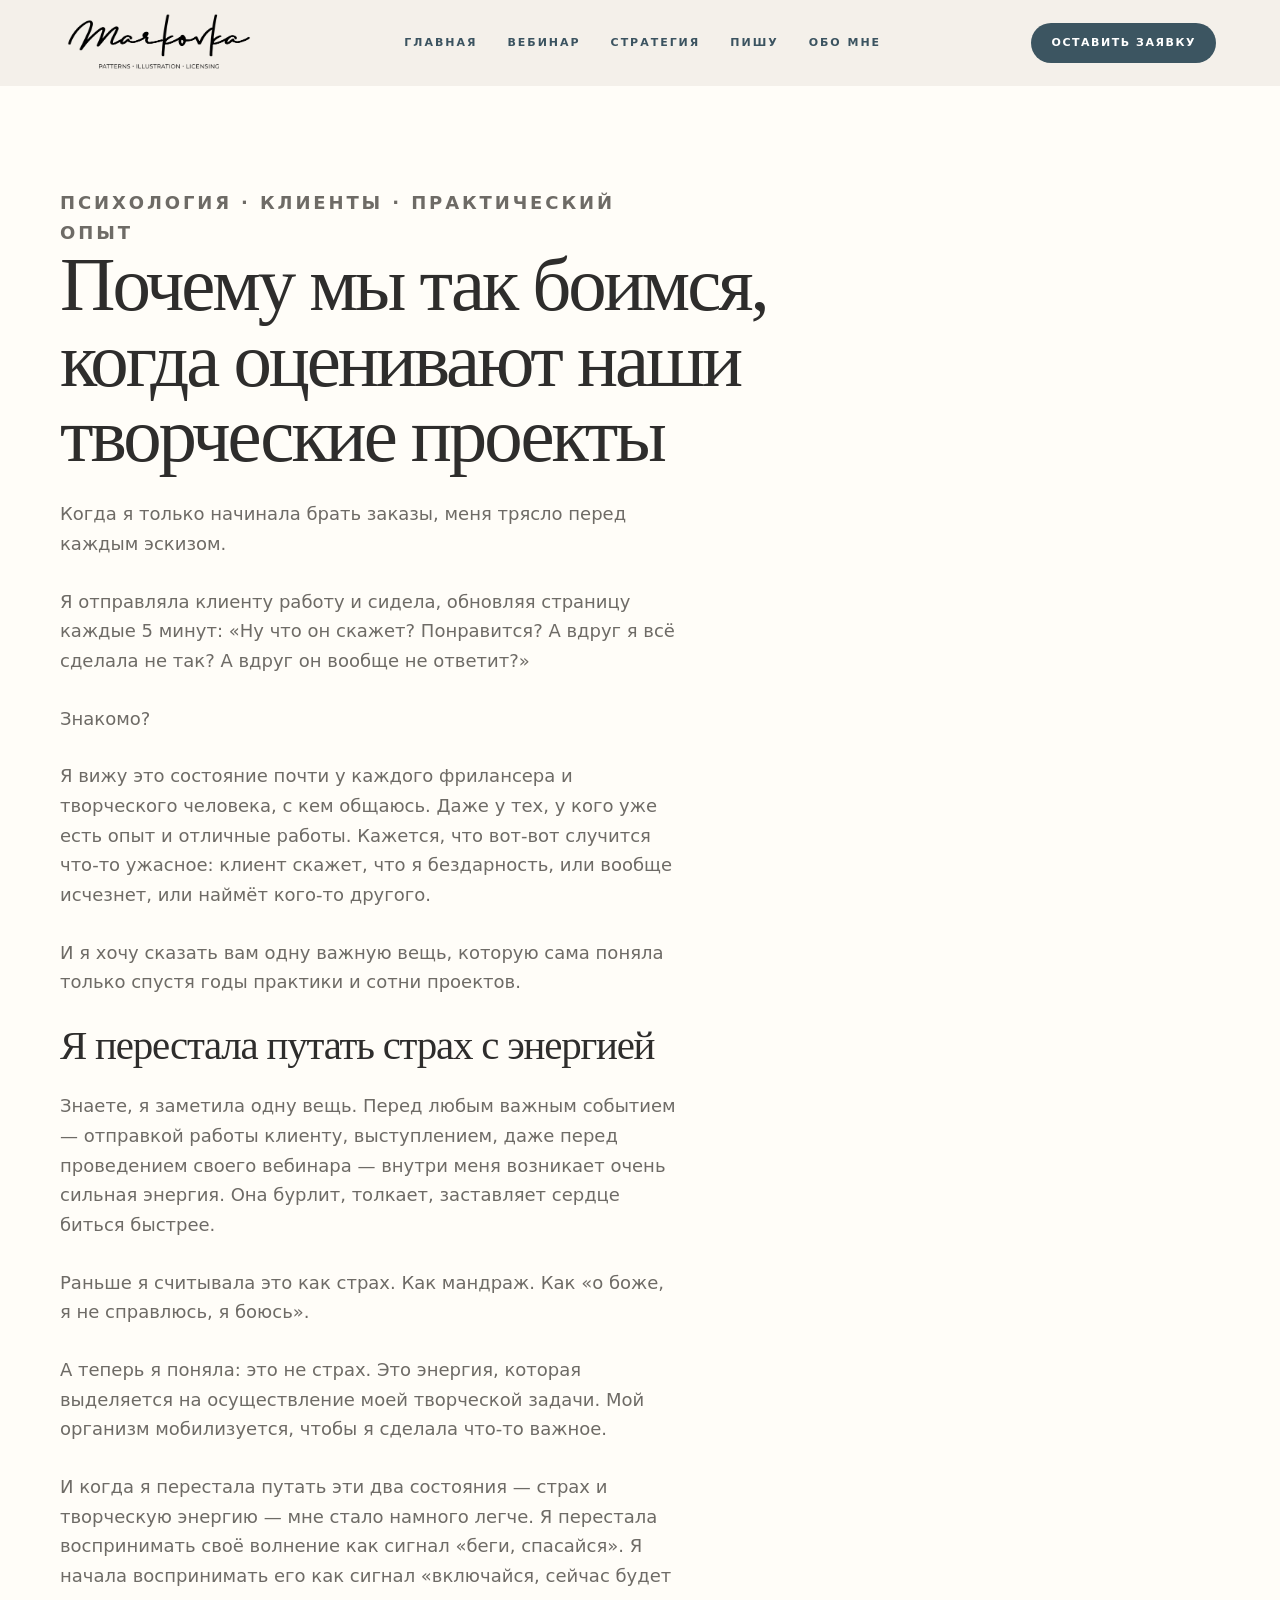
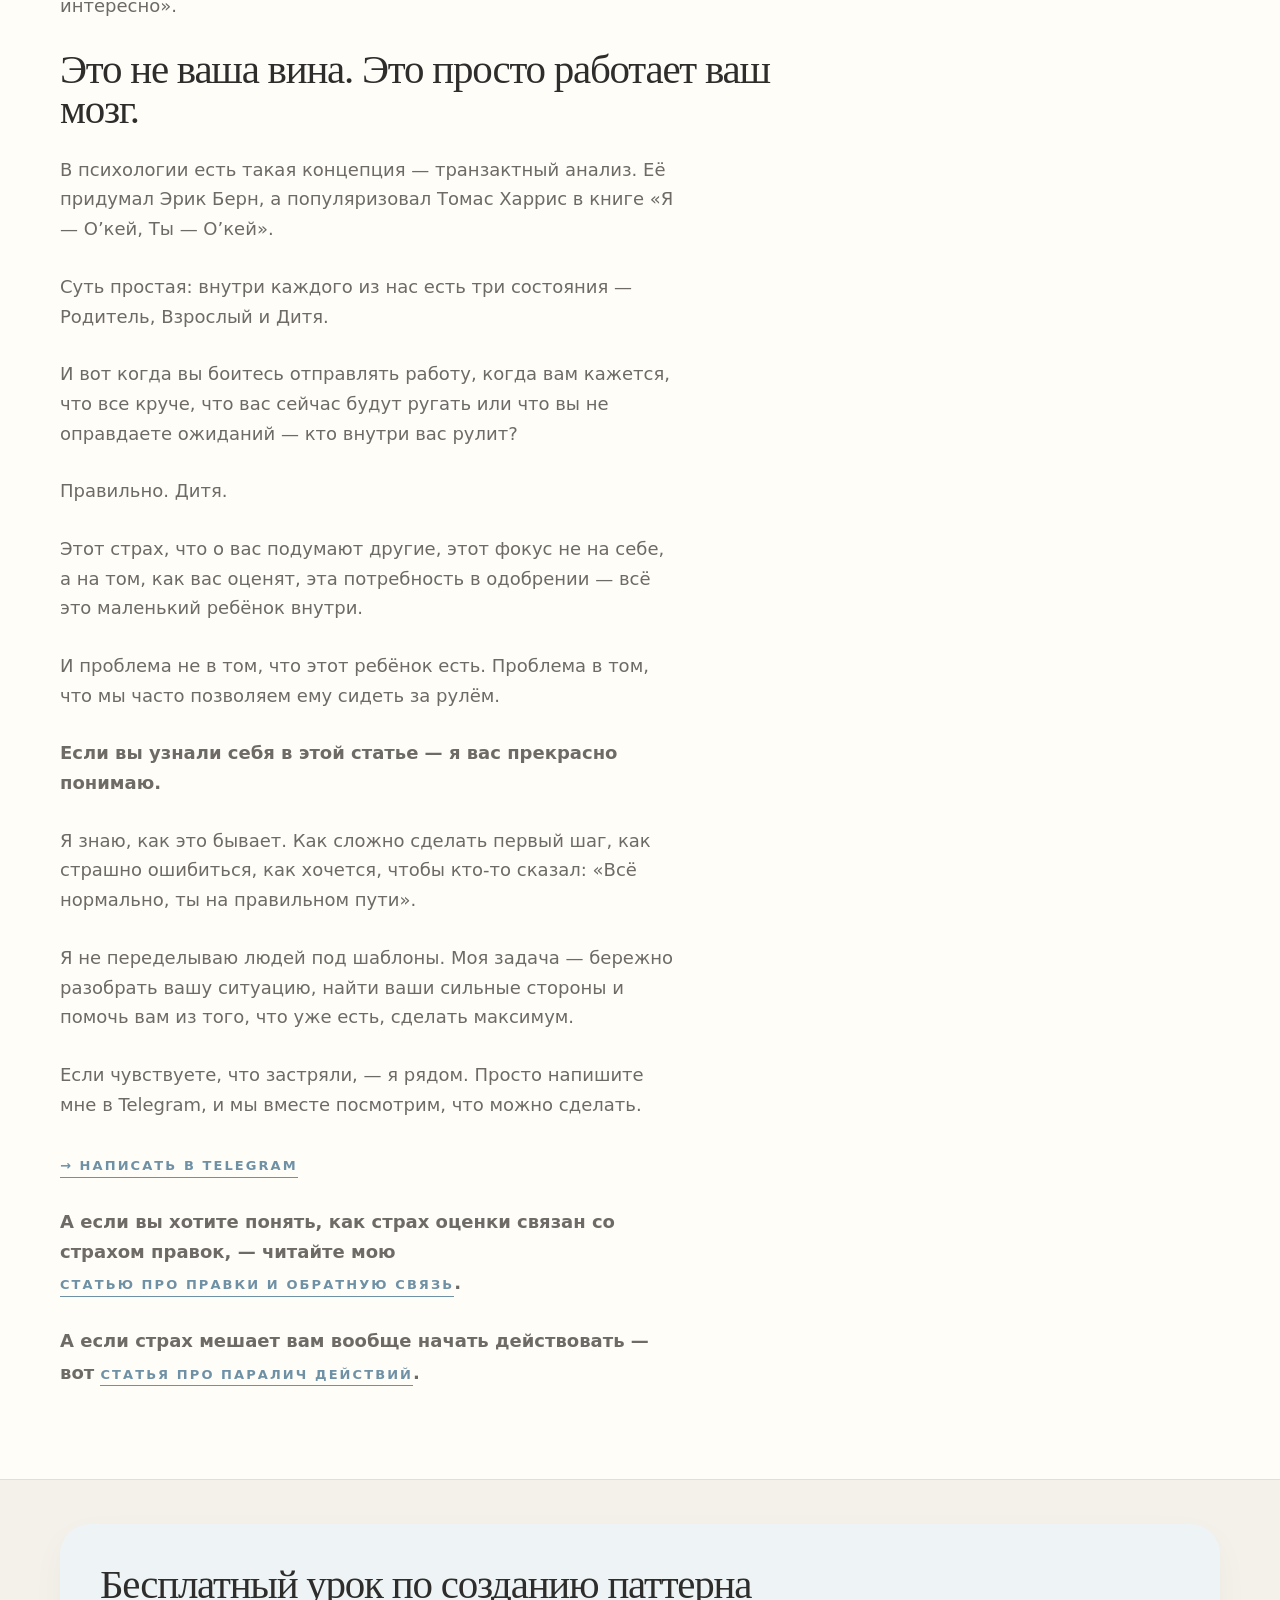
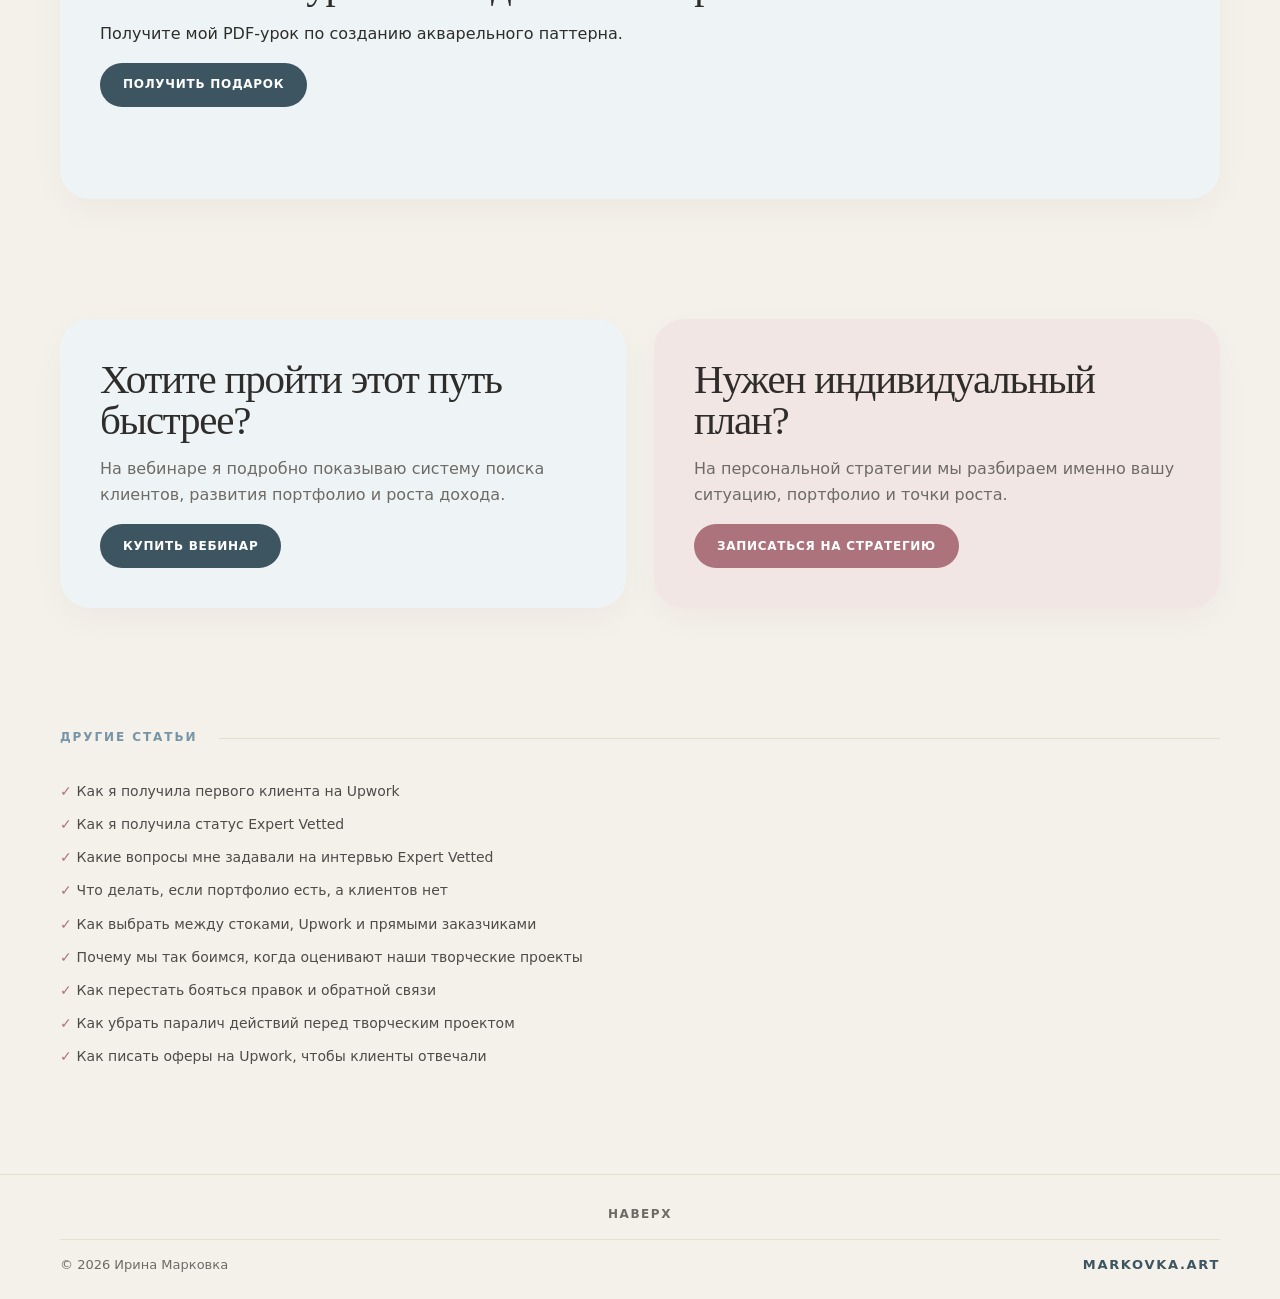
<file: article-06.html>
<!doctype html>
<html lang="ru">
<head>
<link rel="icon" type="image/png" href="favicon.png">
<meta charset="utf-8">
<meta name="viewport" content="width=device-width, initial-scale=1">
<title>Почему мы так боимся, когда оценивают наши творческие проекты — Ирина Марковка</title>
<meta name="description" content="Почему фрилансеры и творческие люди боятся отправлять работы клиентам. Как перестать путать страх с энергией и понять, кто внутри нами рулит.">
<link rel="stylesheet" href="style.css">

<!-- Google Analytics -->
<script async src="https://www.googletagmanager.com/gtag/js?id=G-EKBG47SY8M"></script>
<script>
window.dataLayer = window.dataLayer || [];
function gtag(){dataLayer.push(arguments);}
gtag('js', new Date());
gtag('config', 'G-EKBG47SY8M');
</script>
</head>

<body>

<header class="site-header">
  <a class="brand" href="index.html" aria-label="Markovka">
    <img src="logo-markovka.png" alt="Markovka">
  </a>

  <input class="nav-toggle" type="checkbox" id="nav-toggle">
  <label class="burger" for="nav-toggle" aria-label="Открыть меню">
    <span></span>
    <span></span>
    <span></span>
  </label>

  <nav class="nav" aria-label="Навигация">
  <a href="index.html">Главная</a>
  <a href="webinar.html">Вебинар</a>
  <a href="strategy.html">Стратегия</a>
  <a href="articles.html">Пишу</a>
  <a href="index.html#about">Обо мне</a>
</nav>

  <a class="header-link" href="https://docs.google.com/forms/d/1lf9KseqGWi2FmkiFGvXtNCnMNeQKkgYbypA-zxr-Fec/viewform" target="_blank" rel="noopener noreferrer">Оставить заявку</a>
</header>

<main>

<section class="articles-hero">
<div class="container">

<p class="eyebrow">Психология · Клиенты · Практический опыт</p>

<h1>Почему мы так боимся, когда оценивают наши творческие проекты</h1>

<div class="article-text">

<p>
Когда я только начинала брать заказы, меня трясло перед каждым эскизом.
</p>

<p>
Я отправляла клиенту работу и сидела, обновляя страницу каждые 5 минут: «Ну что он скажет? Понравится? А вдруг я всё сделала не так? А вдруг он вообще не ответит?»
</p>

<p>
Знакомо?
</p>

<p>
Я вижу это состояние почти у каждого фрилансера и творческого человека, с кем общаюсь. Даже у тех, у кого уже есть опыт и отличные работы. Кажется, что вот-вот случится что-то ужасное: клиент скажет, что я бездарность, или вообще исчезнет, или наймёт кого-то другого.
</p>

<p>
И я хочу сказать вам одну важную вещь, которую сама поняла только спустя годы практики и сотни проектов.
</p>

<h2>Я перестала путать страх с энергией</h2>

<p>
Знаете, я заметила одну вещь. Перед любым важным событием — отправкой работы клиенту, выступлением, даже перед проведением своего вебинара — внутри меня возникает очень сильная энергия. Она бурлит, толкает, заставляет сердце биться быстрее.
</p>

<p>
Раньше я считывала это как страх. Как мандраж. Как «о боже, я не справлюсь, я боюсь».
</p>

<p>
А теперь я поняла: это не страх. Это энергия, которая выделяется на осуществление моей творческой задачи. Мой организм мобилизуется, чтобы я сделала что-то важное.
</p>

<p>
И когда я перестала путать эти два состояния — страх и творческую энергию — мне стало намного легче. Я перестала воспринимать своё волнение как сигнал «беги, спасайся». Я начала воспринимать его как сигнал «включайся, сейчас будет интересно».
</p>

<h2>Это не ваша вина. Это просто работает ваш мозг.</h2>

<p>
В психологии есть такая концепция — транзактный анализ. Её придумал Эрик Берн, а популяризовал Томас Харрис в книге «Я — О’кей, Ты — О’кей».
</p>

<p>
Суть простая: внутри каждого из нас есть три состояния — Родитель, Взрослый и Дитя.
</p>

<p>
И вот когда вы боитесь отправлять работу, когда вам кажется, что все круче, что вас сейчас будут ругать или что вы не оправдаете ожиданий — кто внутри вас рулит?
</p>

<p>
Правильно. Дитя.
</p>

<p>
Этот страх, что о вас подумают другие, этот фокус не на себе, а на том, как вас оценят, эта потребность в одобрении — всё это маленький ребёнок внутри.
</p>

<p>
И проблема не в том, что этот ребёнок есть. Проблема в том, что мы часто позволяем ему сидеть за рулём.
</p>

<p>
<strong>Если вы узнали себя в этой статье — я вас прекрасно понимаю.</strong>
</p>

<p>
Я знаю, как это бывает. Как сложно сделать первый шаг, как страшно ошибиться, как хочется, чтобы кто-то сказал: «Всё нормально, ты на правильном пути».
</p>

<p>
Я не переделываю людей под шаблоны. Моя задача — бережно разобрать вашу ситуацию, найти ваши сильные стороны и помочь вам из того, что уже есть, сделать максимум.
</p>

<p>
Если чувствуете, что застряли, — я рядом. Просто напишите мне в Telegram, и мы вместе посмотрим, что можно сделать.
</p>

<p>
<a class="text-link" href="https://t.me/artweinspire" target="_blank">→ Написать в Telegram</a>
</p>

<p>
<strong>А если вы хотите понять, как страх оценки связан со страхом правок, — читайте мою <a class="text-link" href="article-07.html">статью про правки и обратную связь</a>.</strong>
</p>

<p>
<strong>А если страх мешает вам вообще начать действовать — вот <a class="text-link" href="article-08.html">статья про паралич действий</a>.</strong>
</p>

</div>

</div>
</section>

<!-- БЕСПЛАТНЫЙ УРОК -->
<section class="section">
<div class="container">

<div class="telegram-card">

<h2>Бесплатный урок по созданию паттерна</h2>

<p>
Получите мой PDF-урок по созданию акварельного паттерна.
</p>

<a
class="button dark"
href="https://docs.google.com/forms/d/e/1FAIpQLSfivsLEwUJN-eb4UyP88oJZa9PAojtXL4liqwIVAjbib8wV5g/viewform?usp=header"
target="_blank">
Получить подарок
</a>

</div>

</div>
</section>

<!-- ФИНАЛЬНЫЙ БЛОК С ВЕБИНАРОМ И СТРАТЕГИЕЙ -->
<section class="section">
<div class="container">

<div class="final-grid">

<article class="telegram-card">

<h2>Хотите пройти этот путь быстрее?</h2>

<p>
На вебинаре я подробно показываю систему поиска клиентов, развития портфолио и роста дохода.
</p>

<a
class="button dark"
href="https://docs.google.com/forms/d/e/1FAIpQLSdtNIwjEwhyrS_S5xvC4GNTHMnZVz6UDMvT66RdPrq0_1zOiw/viewform?usp=dialog"
target="_blank">
Купить вебинар
</a>

</article>

<article class="portfolio-card">

<h2>Нужен индивидуальный план?</h2>

<p>
На персональной стратегии мы разбираем именно вашу ситуацию, портфолио и точки роста.
</p>

<a
class="button rose"
href="https://t.me/artweinspire"
target="_blank">
Записаться на стратегию
</a>

</article>

</div>

</div>
</section>

<!-- ДРУГИЕ СТАТЬИ (СПИСОК С ГАЛОЧКАМИ) -->
<section class="section">
<div class="container">

<div class="section-label">
<span>Другие статьи</span>
</div>

<ul class="simple-list">
<li><a href="article-01.html">Как я получила первого клиента на Upwork</a></li>
<li><a href="article-02.html">Как я получила статус Expert Vetted</a></li>
<li><a href="article-03.html">Какие вопросы мне задавали на интервью Expert Vetted</a></li>
<li><a href="article-04.html">Что делать, если портфолио есть, а клиентов нет</a></li>
<li><a href="article-05.html">Как выбрать между стоками, Upwork и прямыми заказчиками</a></li>
<li><a href="article-06.html">Почему мы так боимся, когда оценивают наши творческие проекты</a></li>
<li><a href="article-07.html">Как перестать бояться правок и обратной связи</a></li>
<li><a href="article-08.html">Как убрать паралич действий перед творческим проектом</a></li>
<li><a href="article-09.html">Как писать оферы на Upwork, чтобы клиенты отвечали</a></li>
</ul>

</div>
</section>

</main>

<footer class="footer">
  <div class="container">

    <!-- ССЫЛКА "НАВЕРХ" — ПРОСТО ТЕКСТ -->
    <div class="footer-top">
      <a href="#" class="back-to-top" aria-label="Наверх">Наверх</a>
    </div>

    <!-- КОПИРАЙТ -->
    <div class="footer-bottom">
      <span>© 2026 Ирина Марковка</span>
      <a href="https://markovka.art" target="_blank" rel="noopener noreferrer">Markovka.art</a>
    </div>

  </div>
</footer>

<!-- ПЛАВНАЯ ПРОКРУТКА -->
<script>
document.addEventListener('DOMContentLoaded', function() {
  const backToTop = document.querySelector('.back-to-top');
  if (backToTop) {
    backToTop.addEventListener('click', function(e) {
      e.preventDefault();
      window.scrollTo({ top: 0, behavior: 'smooth' });
    });
  }
});
</script>

</body>
</html>
</file>
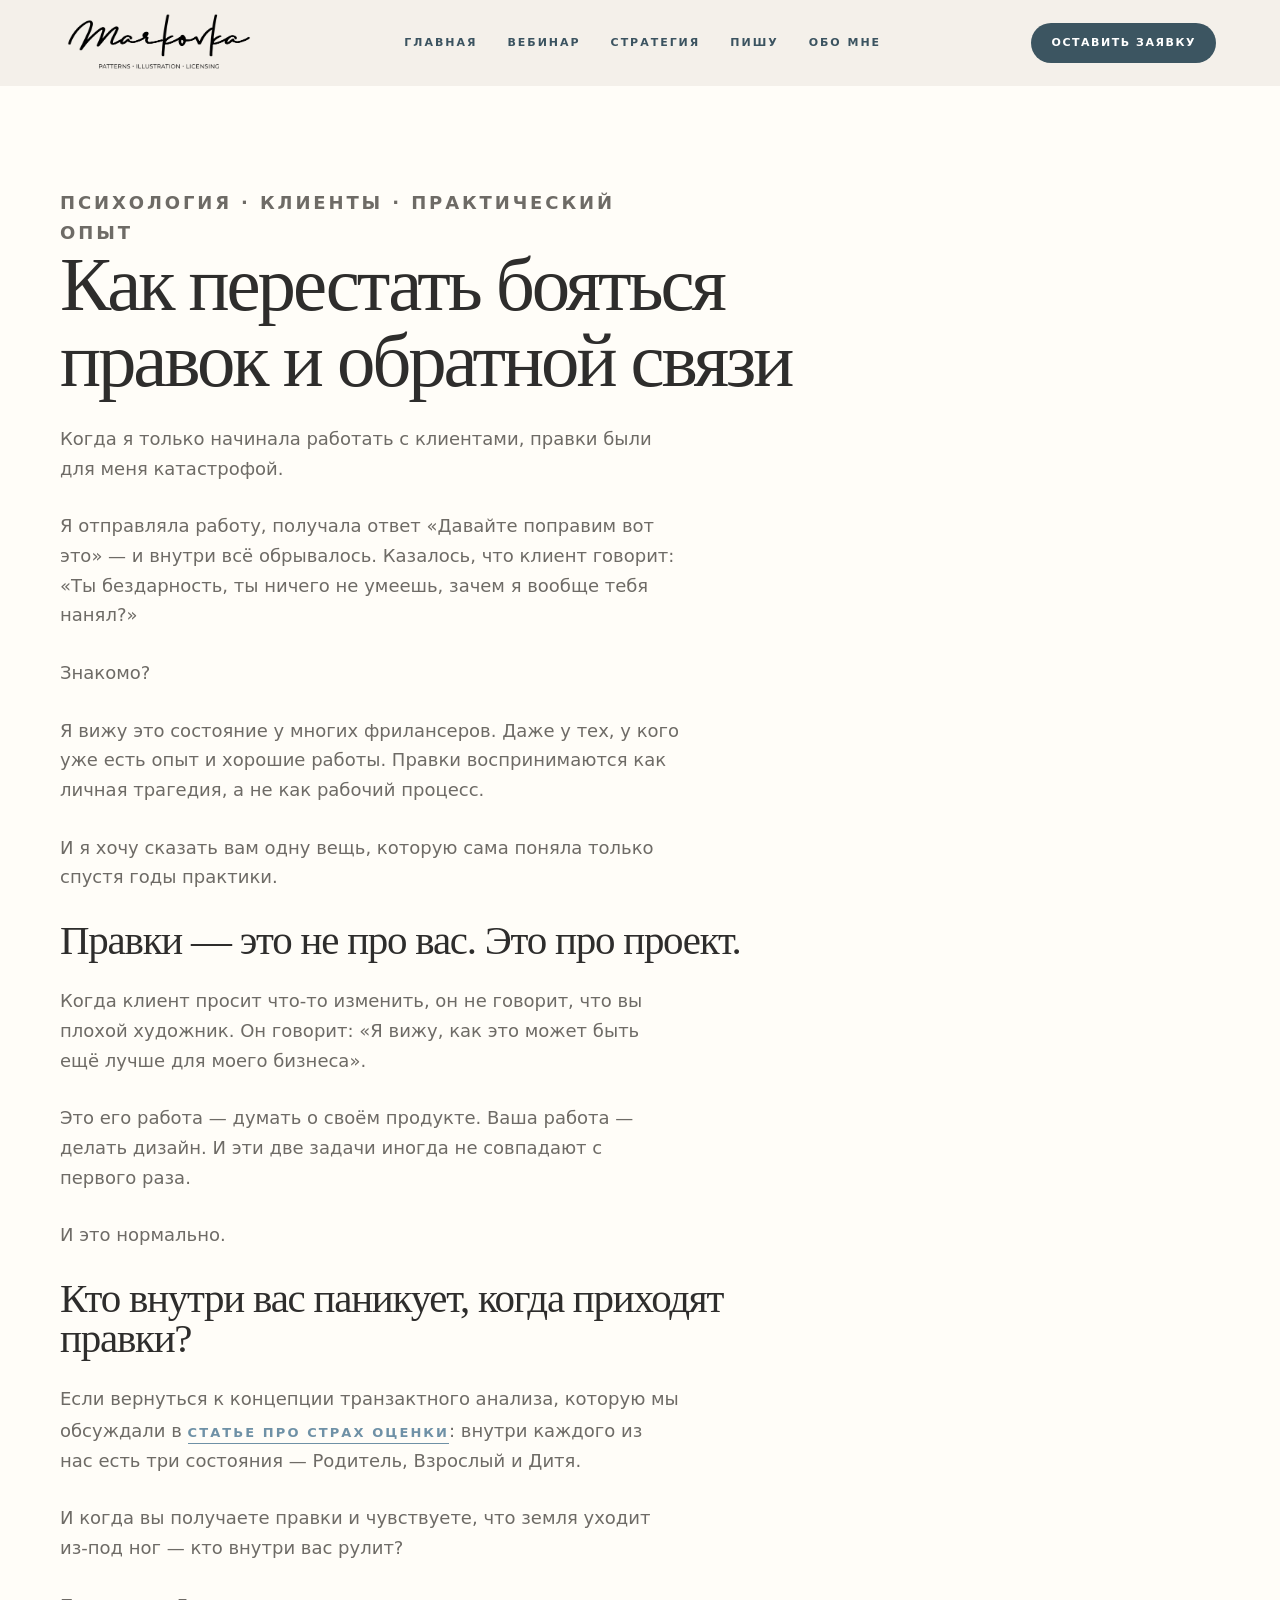
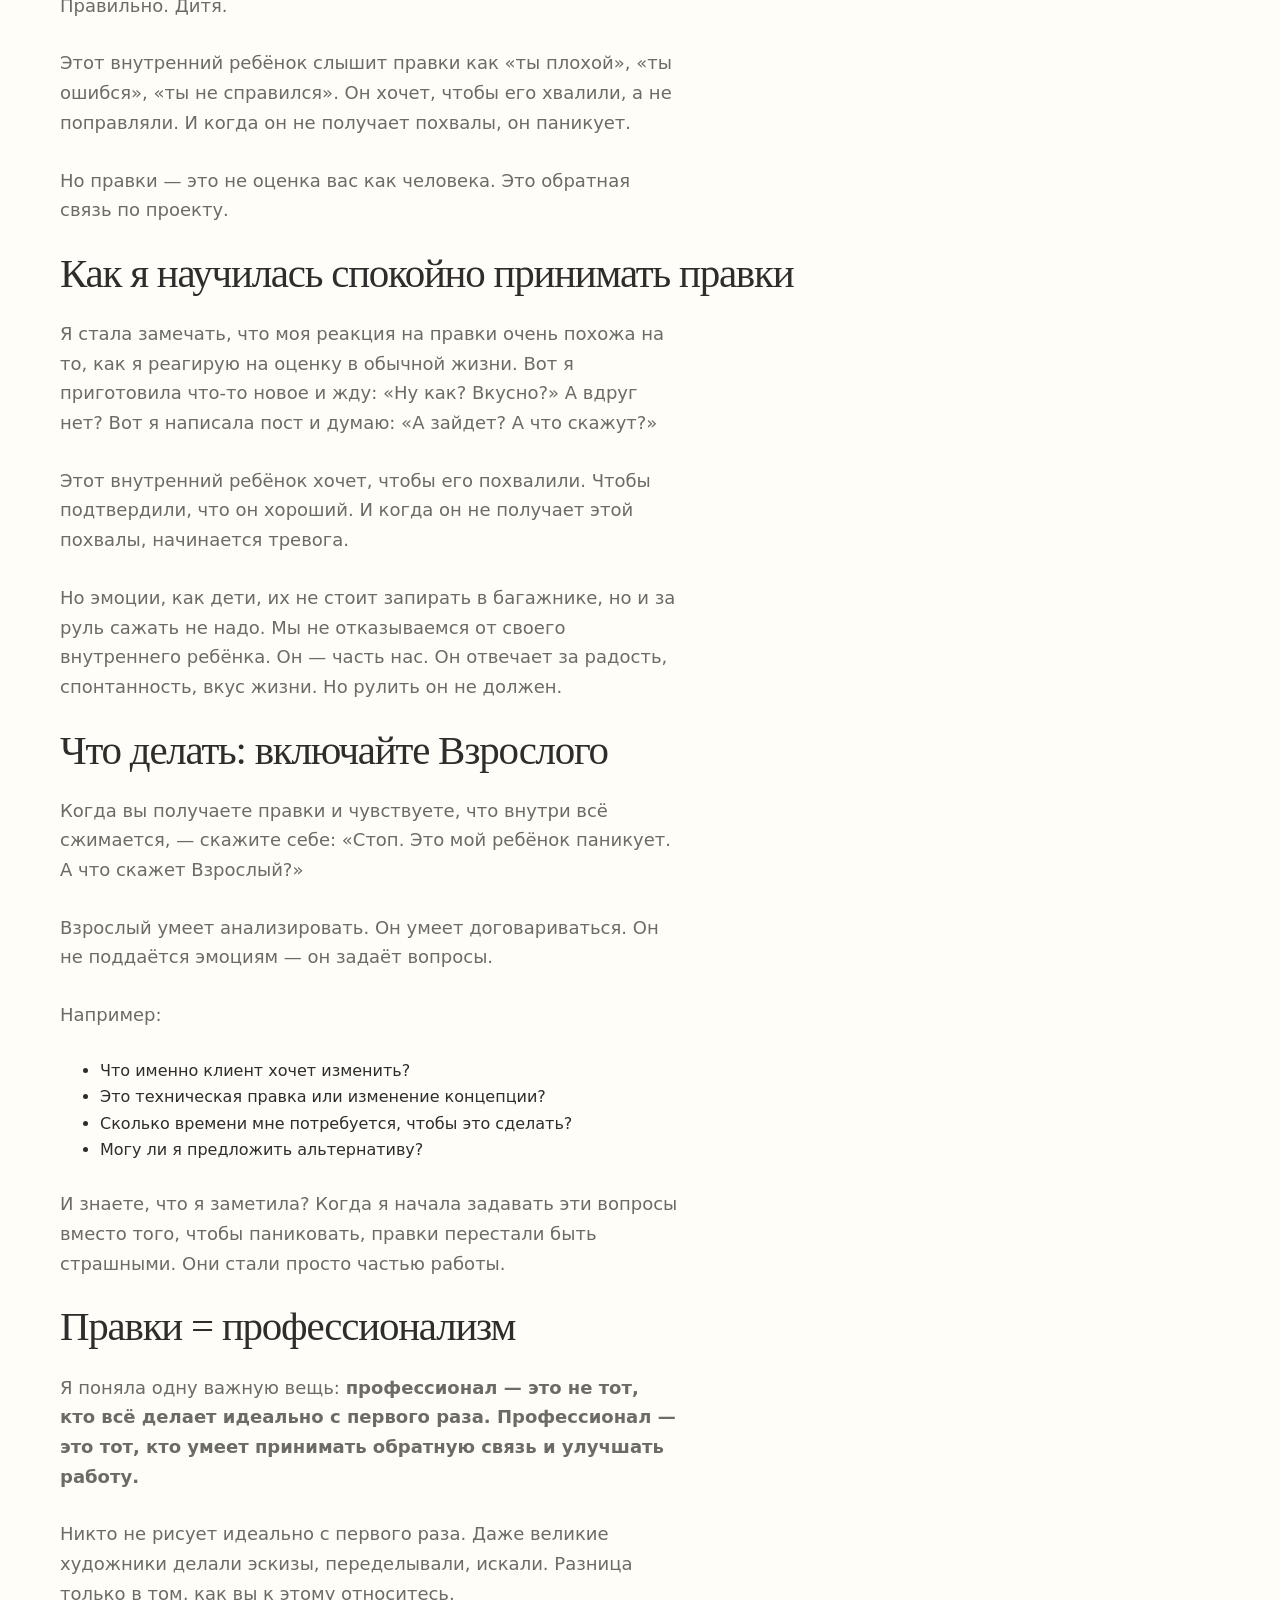
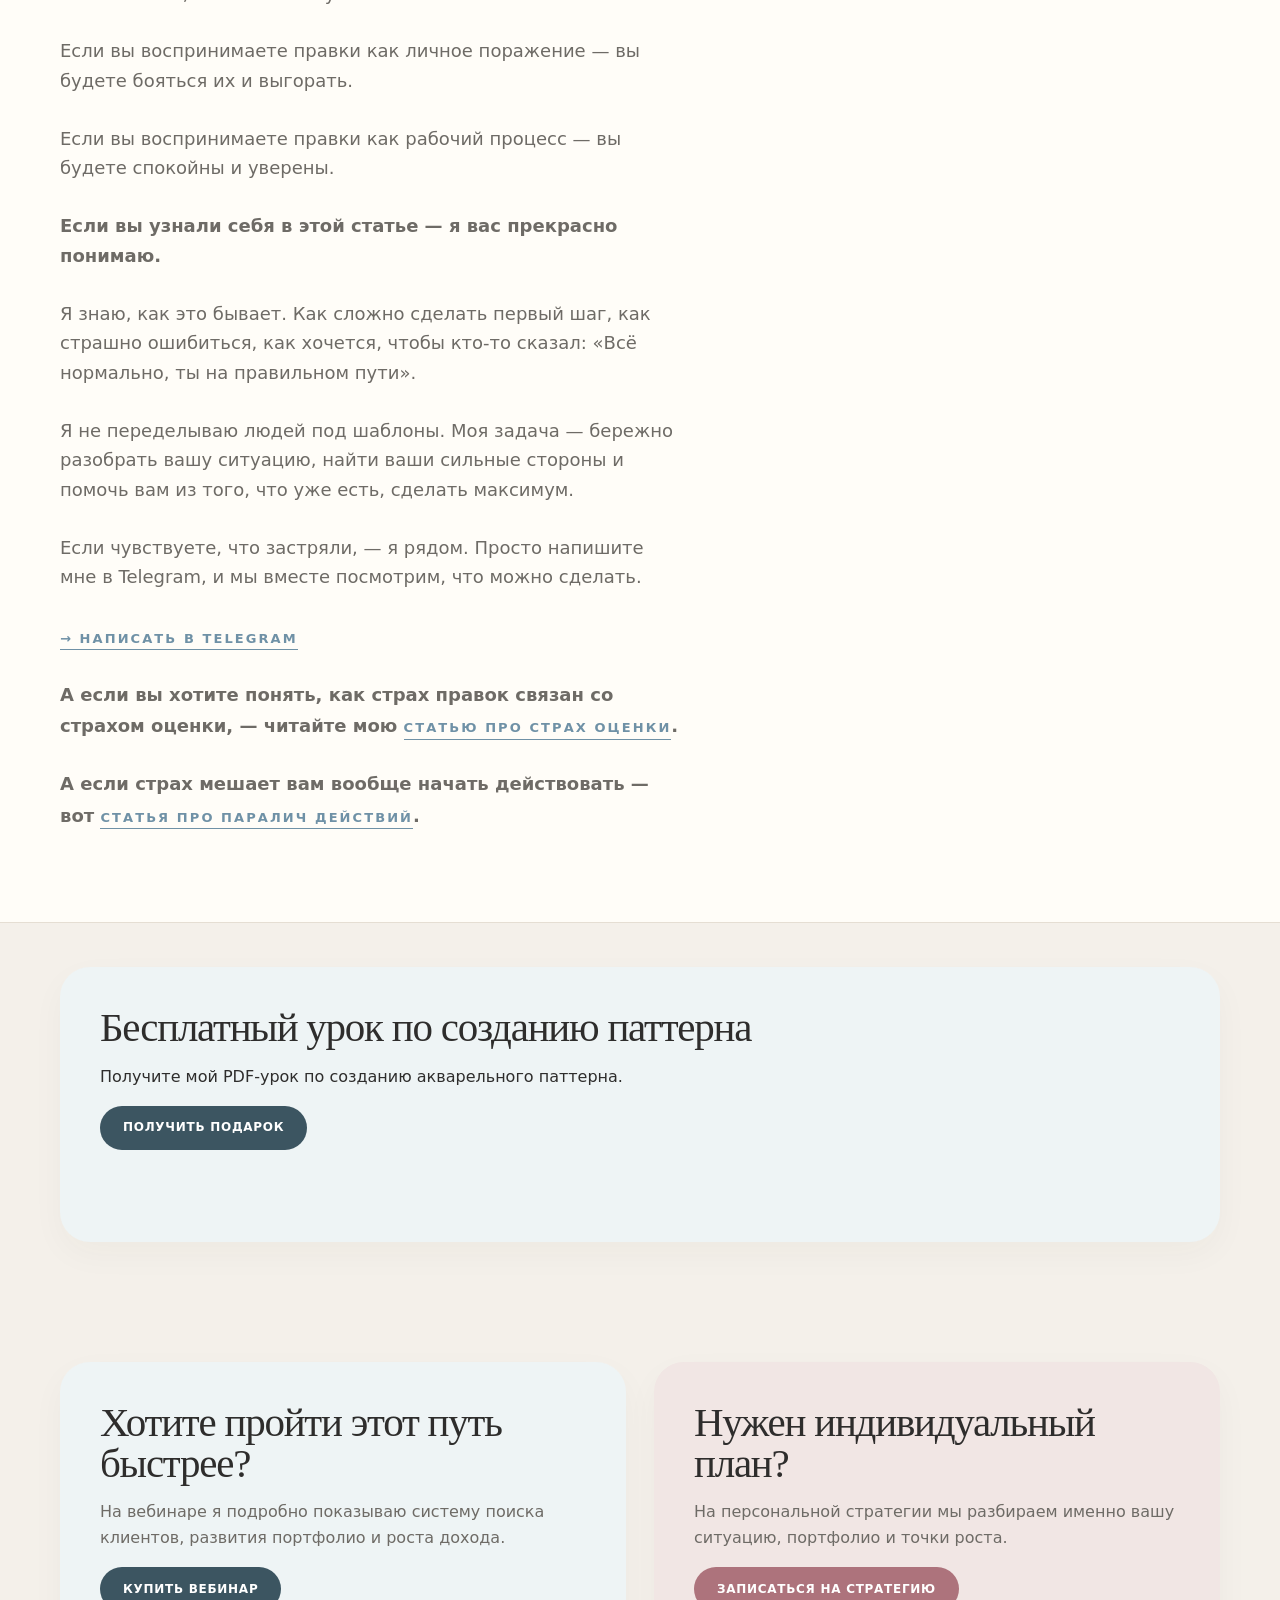
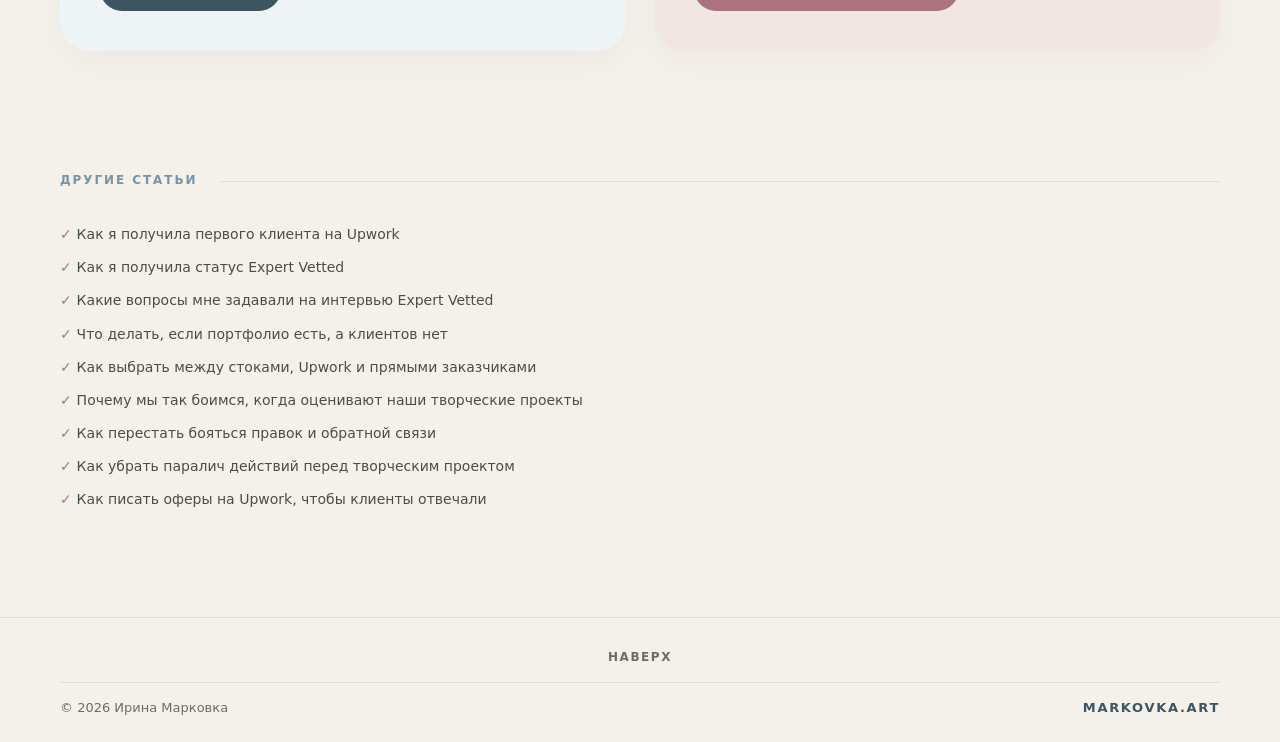
<file: article-07.html>
<!doctype html>
<html lang="ru">
<head>
<link rel="icon" type="image/png" href="favicon.png">
<meta charset="utf-8">
<meta name="viewport" content="width=device-width, initial-scale=1">
<title>Как перестать бояться правок и обратной связи — Ирина Марковка</title>
<meta name="description" content="Как фрилансеру и творческому человеку перестать бояться правок и обратной связи от клиентов. Работа с внутренним ребёнком и практические инструменты.">
<link rel="stylesheet" href="style.css">

<!-- Google Analytics -->
<script async src="https://www.googletagmanager.com/gtag/js?id=G-EKBG47SY8M"></script>
<script>
window.dataLayer = window.dataLayer || [];
function gtag(){dataLayer.push(arguments);}
gtag('js', new Date());
gtag('config', 'G-EKBG47SY8M');
</script>
</head>

<body>

<header class="site-header">
  <a class="brand" href="index.html" aria-label="Markovka">
    <img src="logo-markovka.png" alt="Markovka">
  </a>

  <input class="nav-toggle" type="checkbox" id="nav-toggle">
  <label class="burger" for="nav-toggle" aria-label="Открыть меню">
    <span></span>
    <span></span>
    <span></span>
  </label>

  <nav class="nav" aria-label="Навигация">
  <a href="index.html">Главная</a>
  <a href="webinar.html">Вебинар</a>
  <a href="strategy.html">Стратегия</a>
  <a href="articles.html">Пишу</a>
  <a href="index.html#about">Обо мне</a>
</nav>

  <a class="header-link" href="https://docs.google.com/forms/d/1lf9KseqGWi2FmkiFGvXtNCnMNeQKkgYbypA-zxr-Fec/viewform" target="_blank" rel="noopener noreferrer">Оставить заявку</a>
</header>

<main>

<section class="articles-hero">
<div class="container">

<p class="eyebrow">Психология · Клиенты · Практический опыт</p>

<h1>Как перестать бояться правок и обратной связи</h1>

<div class="article-text">

<p>
Когда я только начинала работать с клиентами, правки были для меня катастрофой.
</p>

<p>
Я отправляла работу, получала ответ «Давайте поправим вот это» — и внутри всё обрывалось. Казалось, что клиент говорит: «Ты бездарность, ты ничего не умеешь, зачем я вообще тебя нанял?»
</p>

<p>
Знакомо?
</p>

<p>
Я вижу это состояние у многих фрилансеров. Даже у тех, у кого уже есть опыт и хорошие работы. Правки воспринимаются как личная трагедия, а не как рабочий процесс.
</p>

<p>
И я хочу сказать вам одну вещь, которую сама поняла только спустя годы практики.
</p>

<h2>Правки — это не про вас. Это про проект.</h2>

<p>
Когда клиент просит что-то изменить, он не говорит, что вы плохой художник. Он говорит: «Я вижу, как это может быть ещё лучше для моего бизнеса».
</p>

<p>
Это его работа — думать о своём продукте. Ваша работа — делать дизайн. И эти две задачи иногда не совпадают с первого раза.
</p>

<p>
И это нормально.
</p>

<h2>Кто внутри вас паникует, когда приходят правки?</h2>

<p>
Если вернуться к концепции транзактного анализа, которую мы обсуждали в <a class="text-link" href="article-06.html">статье про страх оценки</a>: внутри каждого из нас есть три состояния — Родитель, Взрослый и Дитя.
</p>

<p>
И когда вы получаете правки и чувствуете, что земля уходит из-под ног — кто внутри вас рулит?
</p>

<p>
Правильно. Дитя.
</p>

<p>
Этот внутренний ребёнок слышит правки как «ты плохой», «ты ошибся», «ты не справился». Он хочет, чтобы его хвалили, а не поправляли. И когда он не получает похвалы, он паникует.
</p>

<p>
Но правки — это не оценка вас как человека. Это обратная связь по проекту.
</p>

<h2>Как я научилась спокойно принимать правки</h2>

<p>
Я стала замечать, что моя реакция на правки очень похожа на то, как я реагирую на оценку в обычной жизни. Вот я приготовила что-то новое и жду: «Ну как? Вкусно?» А вдруг нет? Вот я написала пост и думаю: «А зайдет? А что скажут?»
</p>

<p>
Этот внутренний ребёнок хочет, чтобы его похвалили. Чтобы подтвердили, что он хороший. И когда он не получает этой похвалы, начинается тревога.
</p>

<p>
Но эмоции, как дети, их не стоит запирать в багажнике, но и за руль сажать не надо. Мы не отказываемся от своего внутреннего ребёнка. Он — часть нас. Он отвечает за радость, спонтанность, вкус жизни. Но рулить он не должен.
</p>

<h2>Что делать: включайте Взрослого</h2>

<p>
Когда вы получаете правки и чувствуете, что внутри всё сжимается, — скажите себе: «Стоп. Это мой ребёнок паникует. А что скажет Взрослый?»
</p>

<p>
Взрослый умеет анализировать. Он умеет договариваться. Он не поддаётся эмоциям — он задаёт вопросы.
</p>

<p>
Например:
</p>
<ul>
  <li>Что именно клиент хочет изменить?</li>
  <li>Это техническая правка или изменение концепции?</li>
  <li>Сколько времени мне потребуется, чтобы это сделать?</li>
  <li>Могу ли я предложить альтернативу?</li>
</ul>

<p>
И знаете, что я заметила? Когда я начала задавать эти вопросы вместо того, чтобы паниковать, правки перестали быть страшными. Они стали просто частью работы.
</p>

<h2>Правки = профессионализм</h2>

<p>
Я поняла одну важную вещь: <strong>профессионал — это не тот, кто всё делает идеально с первого раза. Профессионал — это тот, кто умеет принимать обратную связь и улучшать работу.</strong>
</p>

<p>
Никто не рисует идеально с первого раза. Даже великие художники делали эскизы, переделывали, искали. Разница только в том, как вы к этому относитесь.
</p>

<p>
Если вы воспринимаете правки как личное поражение — вы будете бояться их и выгорать.
</p>

<p>
Если вы воспринимаете правки как рабочий процесс — вы будете спокойны и уверены.
</p>

<p>
<strong>Если вы узнали себя в этой статье — я вас прекрасно понимаю.</strong>
</p>

<p>
Я знаю, как это бывает. Как сложно сделать первый шаг, как страшно ошибиться, как хочется, чтобы кто-то сказал: «Всё нормально, ты на правильном пути».
</p>

<p>
Я не переделываю людей под шаблоны. Моя задача — бережно разобрать вашу ситуацию, найти ваши сильные стороны и помочь вам из того, что уже есть, сделать максимум.
</p>

<p>
Если чувствуете, что застряли, — я рядом. Просто напишите мне в Telegram, и мы вместе посмотрим, что можно сделать.
</p>

<p>
<a class="text-link" href="https://t.me/artweinspire" target="_blank">→ Написать в Telegram</a>
</p>

<p>
<strong>А если вы хотите понять, как страх правок связан со страхом оценки, — читайте мою <a class="text-link" href="article-06.html">статью про страх оценки</a>.</strong>
</p>

<p>
<strong>А если страх мешает вам вообще начать действовать — вот <a class="text-link" href="article-08.html">статья про паралич действий</a>.</strong>
</p>

</div>

</div>
</section>

<!-- БЕСПЛАТНЫЙ УРОК -->
<section class="section">
<div class="container">

<div class="telegram-card">

<h2>Бесплатный урок по созданию паттерна</h2>

<p>
Получите мой PDF-урок по созданию акварельного паттерна.
</p>

<a
class="button dark"
href="https://docs.google.com/forms/d/e/1FAIpQLSfivsLEwUJN-eb4UyP88oJZa9PAojtXL4liqwIVAjbib8wV5g/viewform?usp=header"
target="_blank">
Получить подарок
</a>

</div>

</div>
</section>

<!-- ФИНАЛЬНЫЙ БЛОК С ВЕБИНАРОМ И СТРАТЕГИЕЙ -->
<section class="section">
<div class="container">

<div class="final-grid">

<article class="telegram-card">

<h2>Хотите пройти этот путь быстрее?</h2>

<p>
На вебинаре я подробно показываю систему поиска клиентов, развития портфолио и роста дохода.
</p>

<a
class="button dark"
href="https://docs.google.com/forms/d/e/1FAIpQLSdtNIwjEwhyrS_S5xvC4GNTHMnZVz6UDMvT66RdPrq0_1zOiw/viewform?usp=dialog"
target="_blank">
Купить вебинар
</a>

</article>

<article class="portfolio-card">

<h2>Нужен индивидуальный план?</h2>

<p>
На персональной стратегии мы разбираем именно вашу ситуацию, портфолио и точки роста.
</p>

<a
class="button rose"
href="https://t.me/artweinspire"
target="_blank">
Записаться на стратегию
</a>

</article>

</div>

</div>
</section>

<!-- ДРУГИЕ СТАТЬИ (СПИСОК С ГАЛОЧКАМИ) -->
<section class="section">
<div class="container">

<div class="section-label">
<span>Другие статьи</span>
</div>

<ul class="simple-list">
<li><a href="article-01.html">Как я получила первого клиента на Upwork</a></li>
<li><a href="article-02.html">Как я получила статус Expert Vetted</a></li>
<li><a href="article-03.html">Какие вопросы мне задавали на интервью Expert Vetted</a></li>
<li><a href="article-04.html">Что делать, если портфолио есть, а клиентов нет</a></li>
<li><a href="article-05.html">Как выбрать между стоками, Upwork и прямыми заказчиками</a></li>
<li><a href="article-06.html">Почему мы так боимся, когда оценивают наши творческие проекты</a></li>
<li><a href="article-07.html">Как перестать бояться правок и обратной связи</a></li>
<li><a href="article-08.html">Как убрать паралич действий перед творческим проектом</a></li>
<li><a href="article-09.html">Как писать оферы на Upwork, чтобы клиенты отвечали</a></li>
</ul>

</div>
</section>

</main>

<footer class="footer">
  <div class="container">

    <!-- ССЫЛКА "НАВЕРХ" — ПРОСТО ТЕКСТ -->
    <div class="footer-top">
      <a href="#" class="back-to-top" aria-label="Наверх">Наверх</a>
    </div>

    <!-- КОПИРАЙТ -->
    <div class="footer-bottom">
      <span>© 2026 Ирина Марковка</span>
      <a href="https://markovka.art" target="_blank" rel="noopener noreferrer">Markovka.art</a>
    </div>

  </div>
</footer>

<!-- ПЛАВНАЯ ПРОКРУТКА -->
<script>
document.addEventListener('DOMContentLoaded', function() {
  const backToTop = document.querySelector('.back-to-top');
  if (backToTop) {
    backToTop.addEventListener('click', function(e) {
      e.preventDefault();
      window.scrollTo({ top: 0, behavior: 'smooth' });
    });
  }
});
</script>

</body>
</html>
</file>
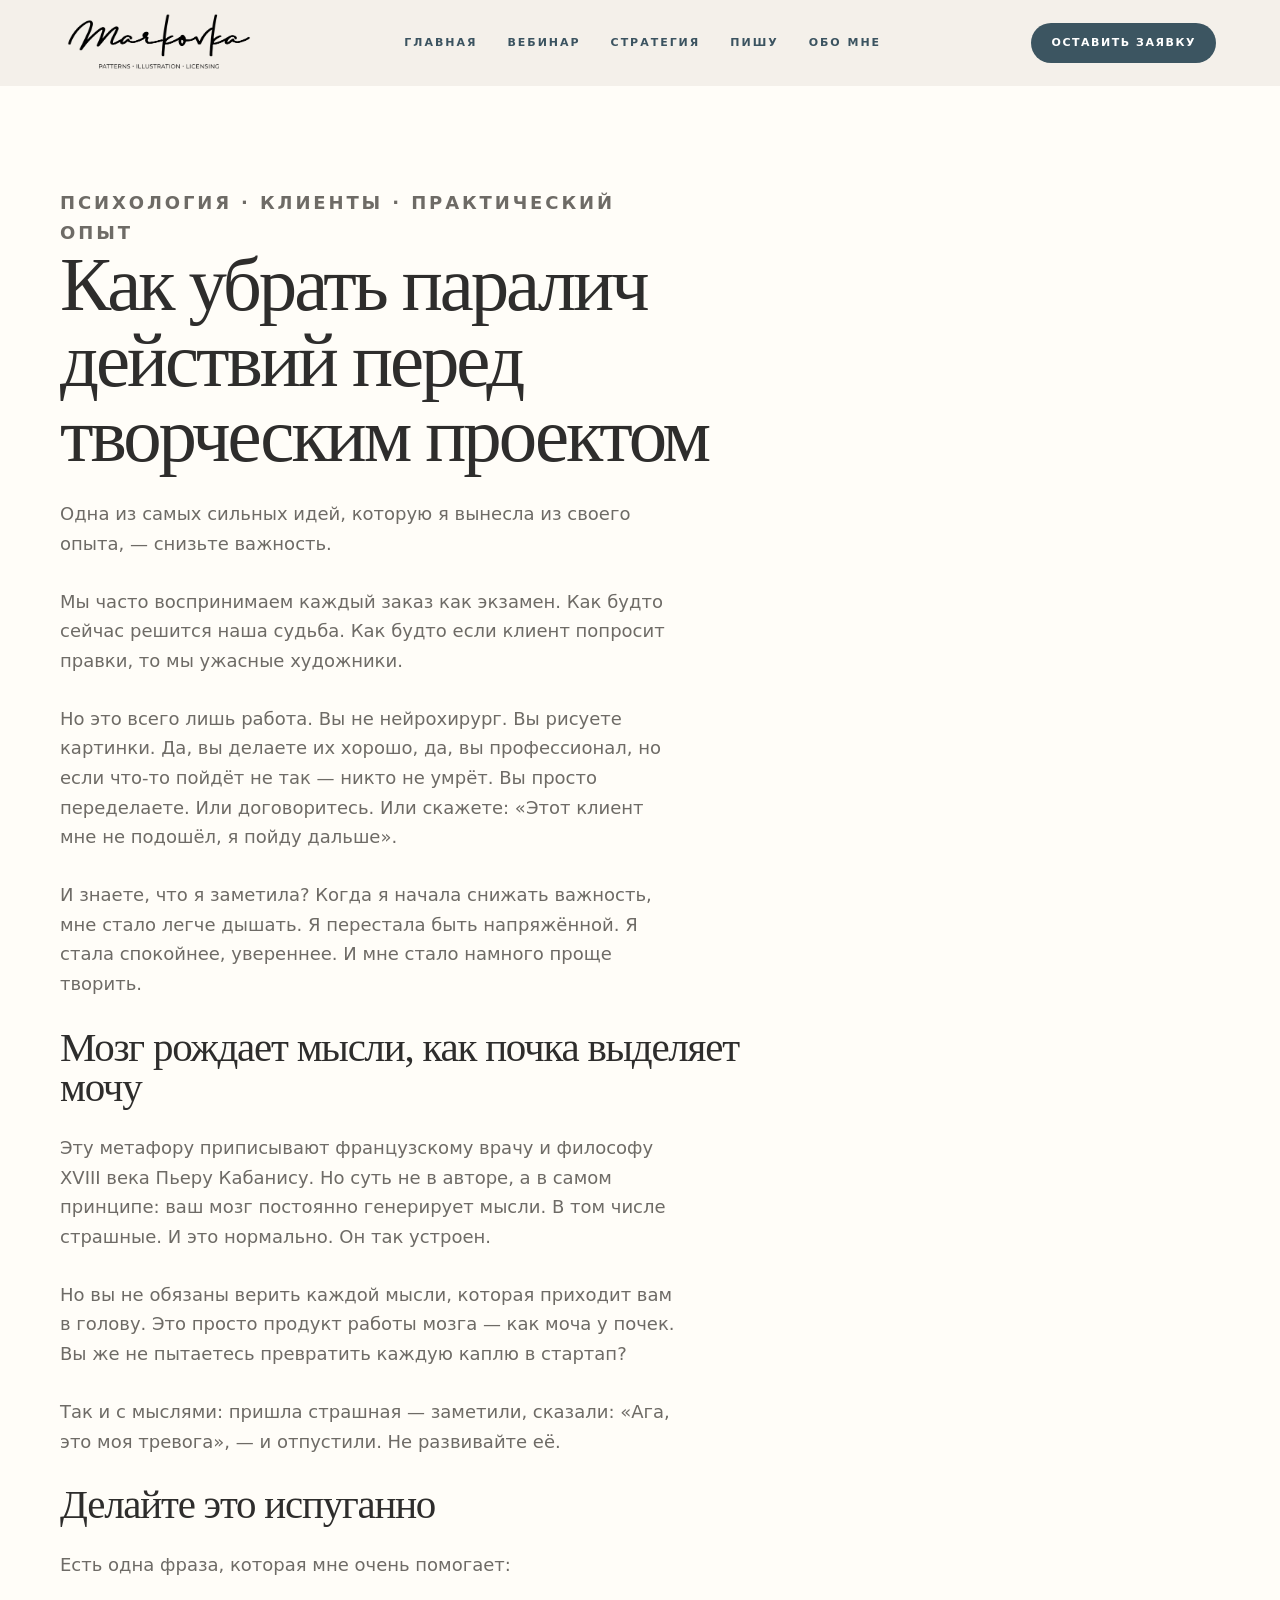
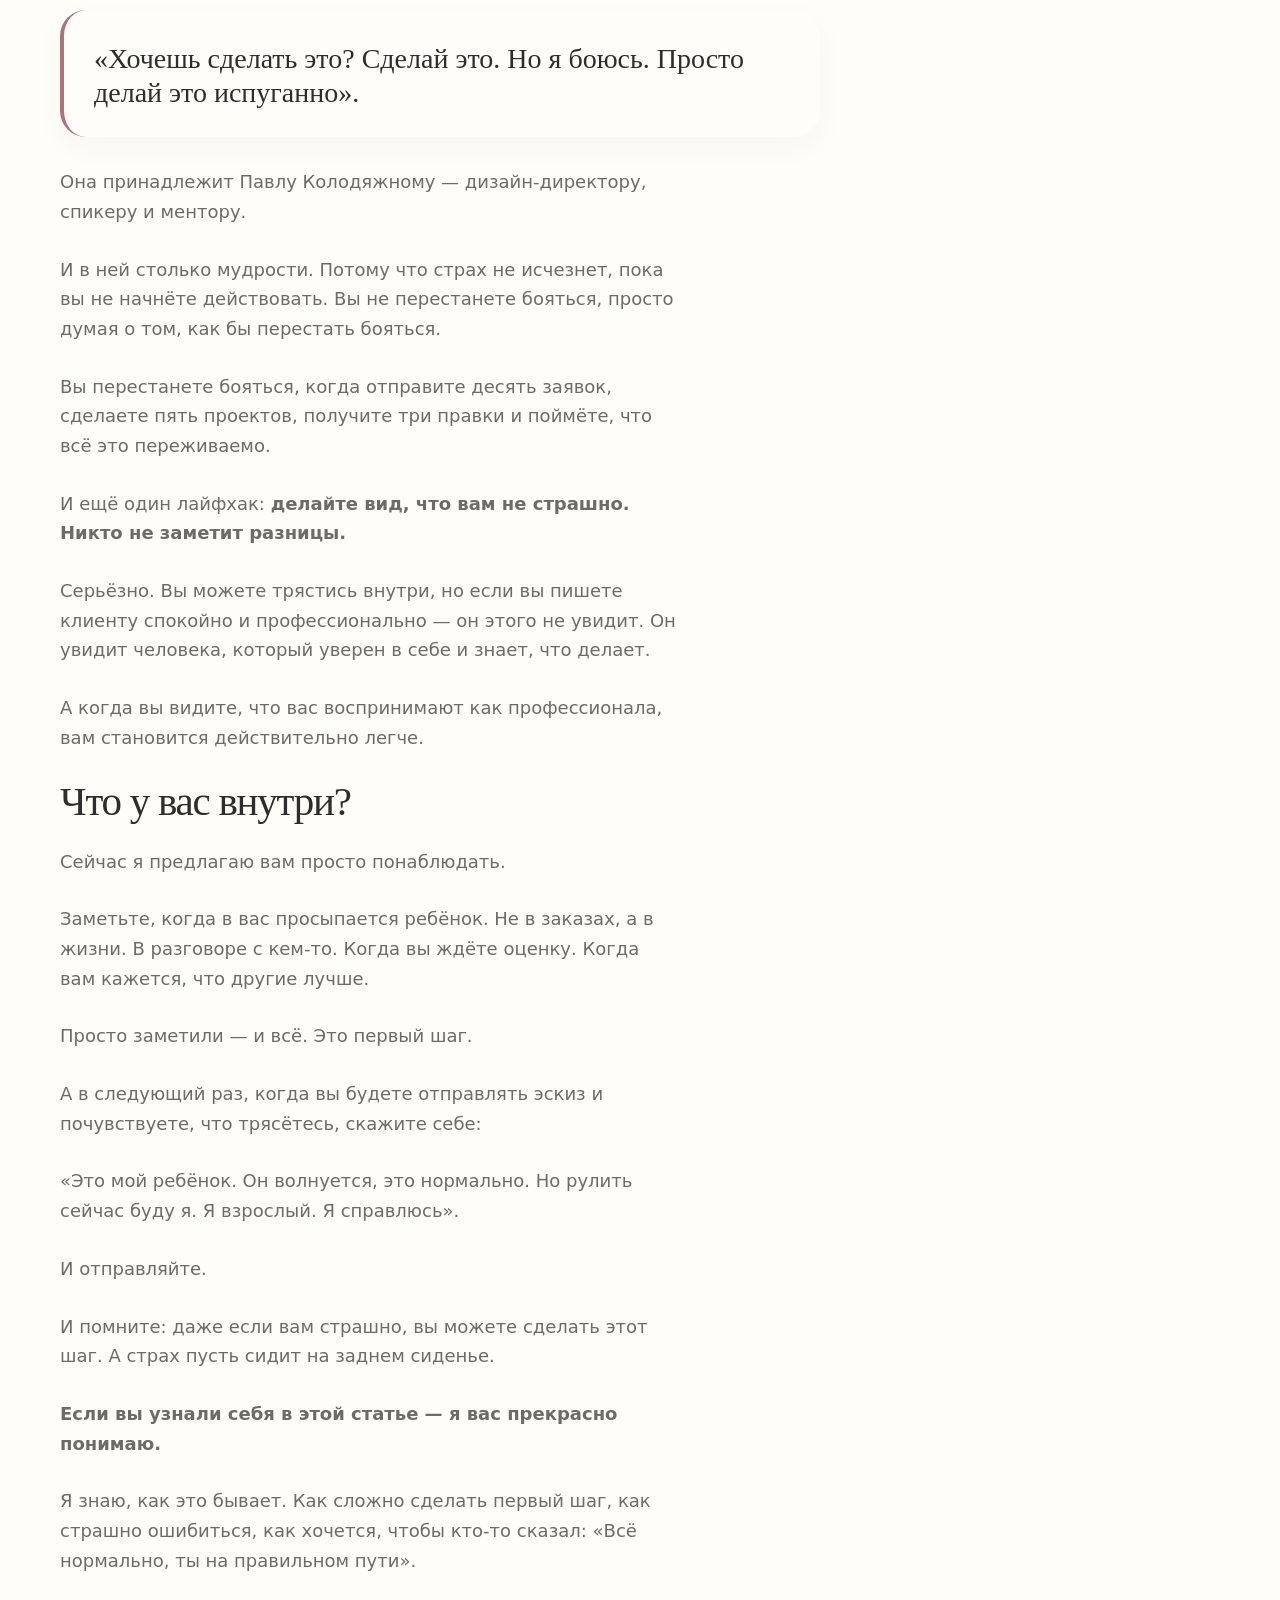
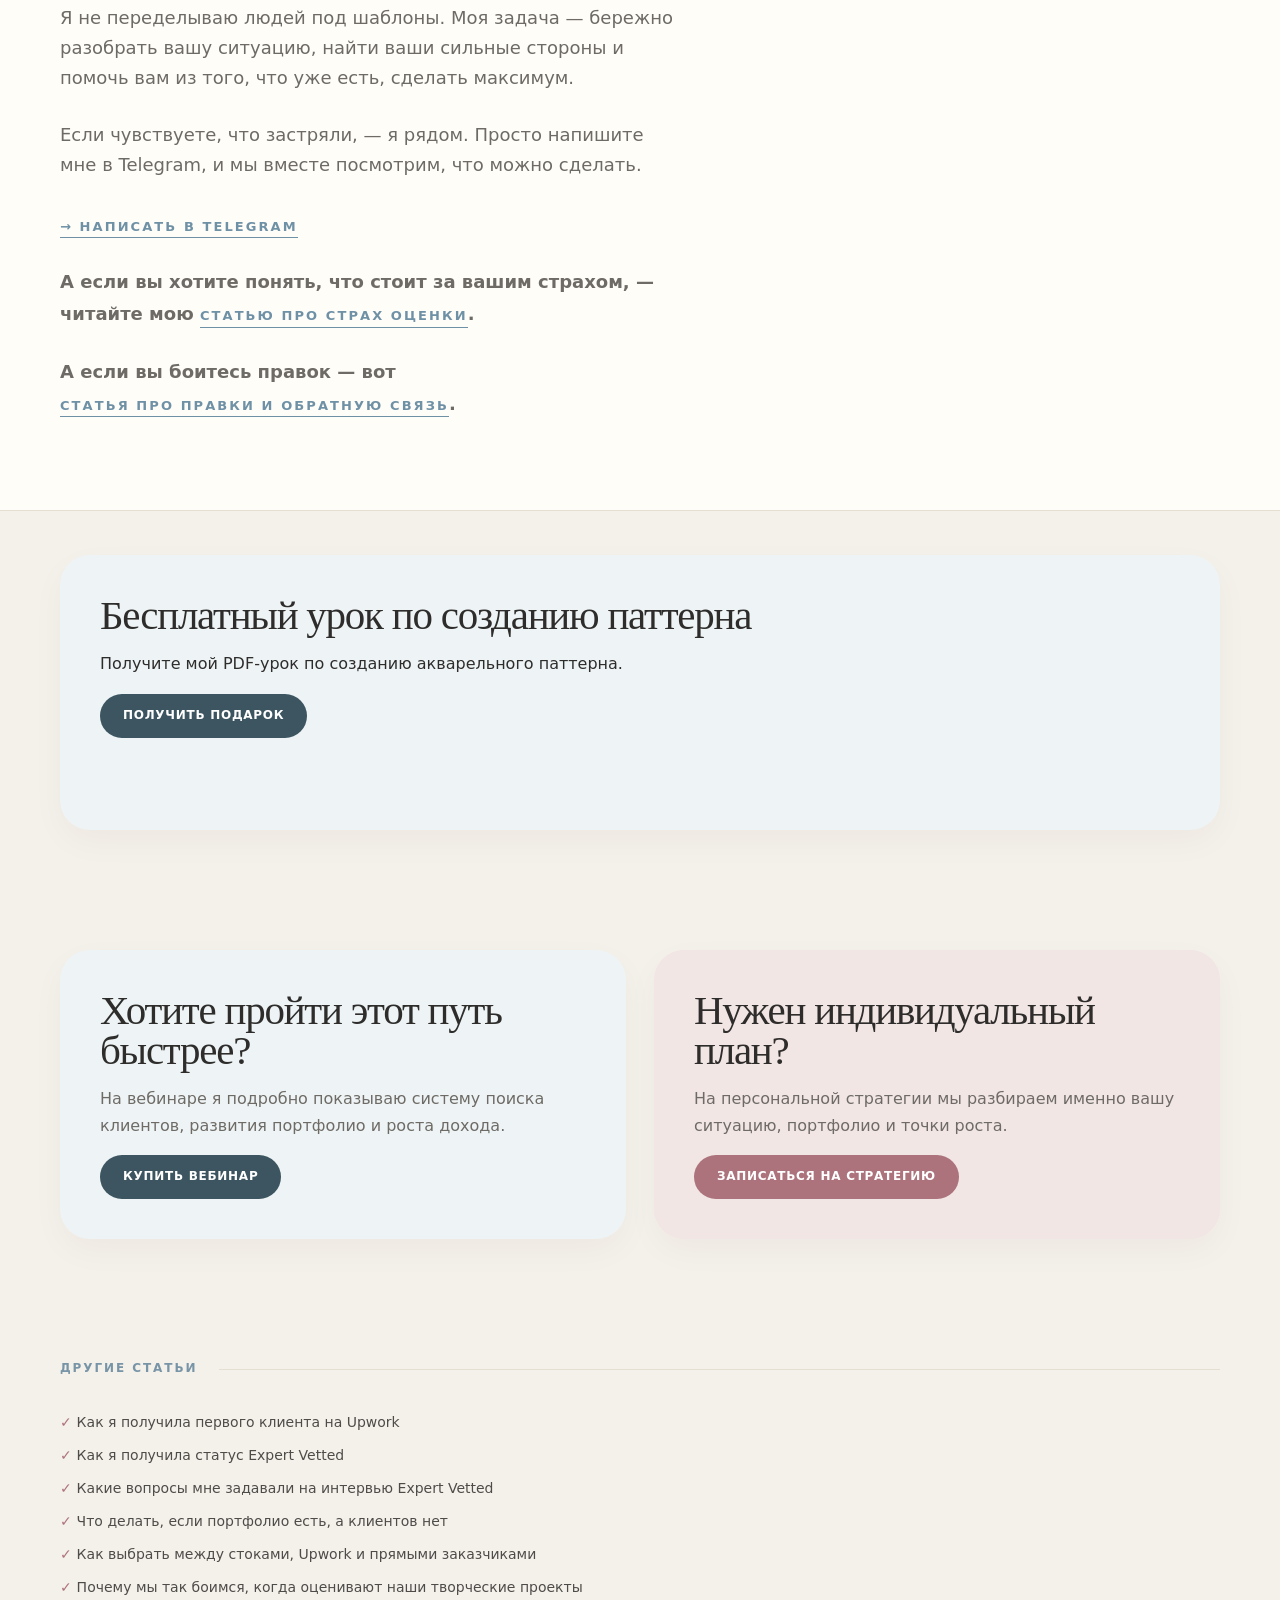
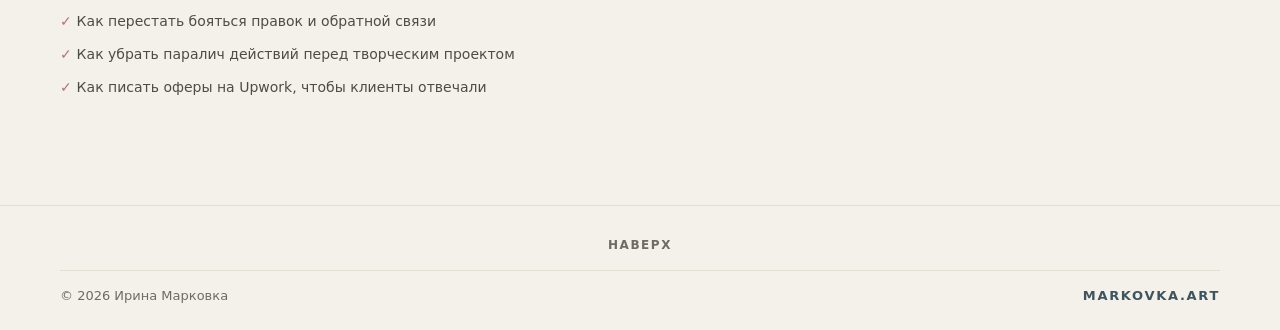
<file: article-08.html>
<!doctype html>
<html lang="ru">
<head>
<link rel="icon" type="image/png" href="favicon.png">
<meta charset="utf-8">
<meta name="viewport" content="width=device-width, initial-scale=1">
<title>Как убрать паралич действий перед творческим проектом — Ирина Марковка</title>
<meta name="description" content="Как фрилансеру и творческому человеку перестать бояться и начать действовать. Снижение важности, работа с тревожными мыслями и действие вопреки страху.">
<link rel="stylesheet" href="style.css">

<!-- Google Analytics -->
<script async src="https://www.googletagmanager.com/gtag/js?id=G-EKBG47SY8M"></script>
<script>
window.dataLayer = window.dataLayer || [];
function gtag(){dataLayer.push(arguments);}
gtag('js', new Date());
gtag('config', 'G-EKBG47SY8M');
</script>
</head>

<body>

<header class="site-header">
  <a class="brand" href="index.html" aria-label="Markovka">
    <img src="logo-markovka.png" alt="Markovka">
  </a>

  <input class="nav-toggle" type="checkbox" id="nav-toggle">
  <label class="burger" for="nav-toggle" aria-label="Открыть меню">
    <span></span>
    <span></span>
    <span></span>
  </label>

  <nav class="nav" aria-label="Навигация">
  <a href="index.html">Главная</a>
  <a href="webinar.html">Вебинар</a>
  <a href="strategy.html">Стратегия</a>
  <a href="articles.html">Пишу</a>
  <a href="index.html#about">Обо мне</a>
</nav>

  <a class="header-link" href="https://docs.google.com/forms/d/1lf9KseqGWi2FmkiFGvXtNCnMNeQKkgYbypA-zxr-Fec/viewform" target="_blank" rel="noopener noreferrer">Оставить заявку</a>
</header>

<main>

<section class="articles-hero">
<div class="container">

<p class="eyebrow">Психология · Клиенты · Практический опыт</p>

<h1>Как убрать паралич действий перед творческим проектом</h1>

<div class="article-text">

<p>
Одна из самых сильных идей, которую я вынесла из своего опыта, — снизьте важность.
</p>

<p>
Мы часто воспринимаем каждый заказ как экзамен. Как будто сейчас решится наша судьба. Как будто если клиент попросит правки, то мы ужасные художники.
</p>

<p>
Но это всего лишь работа. Вы не нейрохирург. Вы рисуете картинки. Да, вы делаете их хорошо, да, вы профессионал, но если что-то пойдёт не так — никто не умрёт. Вы просто переделаете. Или договоритесь. Или скажете: «Этот клиент мне не подошёл, я пойду дальше».
</p>

<p>
И знаете, что я заметила? Когда я начала снижать важность, мне стало легче дышать. Я перестала быть напряжённой. Я стала спокойнее, увереннее. И мне стало намного проще творить.
</p>

<h2>Мозг рождает мысли, как почка выделяет мочу</h2>

<p>
Эту метафору приписывают французскому врачу и философу XVIII века Пьеру Кабанису. Но суть не в авторе, а в самом принципе: ваш мозг постоянно генерирует мысли. В том числе страшные. И это нормально. Он так устроен.
</p>

<p>
Но вы не обязаны верить каждой мысли, которая приходит вам в голову. Это просто продукт работы мозга — как моча у почек. Вы же не пытаетесь превратить каждую каплю в стартап?
</p>

<p>
Так и с мыслями: пришла страшная — заметили, сказали: «Ага, это моя тревога», — и отпустили. Не развивайте её.
</p>

<h2>Делайте это испуганно</h2>

<p>
Есть одна фраза, которая мне очень помогает:
</p>

<blockquote style="font-family: 'Cormorant Garamond', Georgia, serif; font-size: 28px; line-height: 1.2; margin: 30px 0; padding-left: 30px; border-left: 4px solid #ad737c; color: #2e2d2c;">
«Хочешь сделать это? Сделай это. Но я боюсь. Просто делай это испуганно».
</blockquote>

<p>
Она принадлежит Павлу Колодяжному — дизайн-директору, спикеру и ментору.
</p>

<p>
И в ней столько мудрости. Потому что страх не исчезнет, пока вы не начнёте действовать. Вы не перестанете бояться, просто думая о том, как бы перестать бояться.
</p>

<p>
Вы перестанете бояться, когда отправите десять заявок, сделаете пять проектов, получите три правки и поймёте, что всё это переживаемо.
</p>

<p>
И ещё один лайфхак: <strong>делайте вид, что вам не страшно. Никто не заметит разницы.</strong>
</p>

<p>
Серьёзно. Вы можете трястись внутри, но если вы пишете клиенту спокойно и профессионально — он этого не увидит. Он увидит человека, который уверен в себе и знает, что делает.
</p>

<p>
А когда вы видите, что вас воспринимают как профессионала, вам становится действительно легче.
</p>

<h2>Что у вас внутри?</h2>

<p>
Сейчас я предлагаю вам просто понаблюдать.
</p>

<p>
Заметьте, когда в вас просыпается ребёнок. Не в заказах, а в жизни. В разговоре с кем-то. Когда вы ждёте оценку. Когда вам кажется, что другие лучше.
</p>

<p>
Просто заметили — и всё. Это первый шаг.
</p>

<p>
А в следующий раз, когда вы будете отправлять эскиз и почувствуете, что трясётесь, скажите себе:
</p>

<p>
«Это мой ребёнок. Он волнуется, это нормально. Но рулить сейчас буду я. Я взрослый. Я справлюсь».
</p>

<p>
И отправляйте.
</p>

<p>
И помните: даже если вам страшно, вы можете сделать этот шаг. А страх пусть сидит на заднем сиденье.
</p>

<p>
<strong>Если вы узнали себя в этой статье — я вас прекрасно понимаю.</strong>
</p>

<p>
Я знаю, как это бывает. Как сложно сделать первый шаг, как страшно ошибиться, как хочется, чтобы кто-то сказал: «Всё нормально, ты на правильном пути».
</p>

<p>
Я не переделываю людей под шаблоны. Моя задача — бережно разобрать вашу ситуацию, найти ваши сильные стороны и помочь вам из того, что уже есть, сделать максимум.
</p>

<p>
Если чувствуете, что застряли, — я рядом. Просто напишите мне в Telegram, и мы вместе посмотрим, что можно сделать.
</p>

<p>
<a class="text-link" href="https://t.me/artweinspire" target="_blank">→ Написать в Telegram</a>
</p>

<p>
<strong>А если вы хотите понять, что стоит за вашим страхом, — читайте мою <a class="text-link" href="article-06.html">статью про страх оценки</a>.</strong>
</p>

<p>
<strong>А если вы боитесь правок — вот <a class="text-link" href="article-07.html">статья про правки и обратную связь</a>.</strong>
</p>

</div>

</div>
</section>

<!-- БЕСПЛАТНЫЙ УРОК -->
<section class="section">
<div class="container">

<div class="telegram-card">

<h2>Бесплатный урок по созданию паттерна</h2>

<p>
Получите мой PDF-урок по созданию акварельного паттерна.
</p>

<a
class="button dark"
href="https://docs.google.com/forms/d/e/1FAIpQLSfivsLEwUJN-eb4UyP88oJZa9PAojtXL4liqwIVAjbib8wV5g/viewform?usp=header"
target="_blank">
Получить подарок
</a>

</div>

</div>
</section>

<!-- ФИНАЛЬНЫЙ БЛОК С ВЕБИНАРОМ И СТРАТЕГИЕЙ -->
<section class="section">
<div class="container">

<div class="final-grid">

<article class="telegram-card">

<h2>Хотите пройти этот путь быстрее?</h2>

<p>
На вебинаре я подробно показываю систему поиска клиентов, развития портфолио и роста дохода.
</p>

<a
class="button dark"
href="https://docs.google.com/forms/d/e/1FAIpQLSdtNIwjEwhyrS_S5xvC4GNTHMnZVz6UDMvT66RdPrq0_1zOiw/viewform?usp=dialog"
target="_blank">
Купить вебинар
</a>

</article>

<article class="portfolio-card">

<h2>Нужен индивидуальный план?</h2>

<p>
На персональной стратегии мы разбираем именно вашу ситуацию, портфолио и точки роста.
</p>

<a
class="button rose"
href="https://t.me/artweinspire"
target="_blank">
Записаться на стратегию
</a>

</article>

</div>

</div>
</section>

<!-- ДРУГИЕ СТАТЬИ (СПИСОК С ГАЛОЧКАМИ) -->
<section class="section">
<div class="container">

<div class="section-label">
<span>Другие статьи</span>
</div>

<ul class="simple-list">
<li><a href="article-01.html">Как я получила первого клиента на Upwork</a></li>
<li><a href="article-02.html">Как я получила статус Expert Vetted</a></li>
<li><a href="article-03.html">Какие вопросы мне задавали на интервью Expert Vetted</a></li>
<li><a href="article-04.html">Что делать, если портфолио есть, а клиентов нет</a></li>
<li><a href="article-05.html">Как выбрать между стоками, Upwork и прямыми заказчиками</a></li>
<li><a href="article-06.html">Почему мы так боимся, когда оценивают наши творческие проекты</a></li>
<li><a href="article-07.html">Как перестать бояться правок и обратной связи</a></li>
<li><a href="article-08.html">Как убрать паралич действий перед творческим проектом</a></li>
<li><a href="article-09.html">Как писать оферы на Upwork, чтобы клиенты отвечали</a></li>
</ul>

</div>
</section>

</main>

<footer class="footer">
  <div class="container">

    <!-- ССЫЛКА "НАВЕРХ" — ПРОСТО ТЕКСТ -->
    <div class="footer-top">
      <a href="#" class="back-to-top" aria-label="Наверх">Наверх</a>
    </div>

    <!-- КОПИРАЙТ -->
    <div class="footer-bottom">
      <span>© 2026 Ирина Марковка</span>
      <a href="https://markovka.art" target="_blank" rel="noopener noreferrer">Markovka.art</a>
    </div>

  </div>
</footer>

<!-- ПЛАВНАЯ ПРОКРУТКА -->
<script>
document.addEventListener('DOMContentLoaded', function() {
  const backToTop = document.querySelector('.back-to-top');
  if (backToTop) {
    backToTop.addEventListener('click', function(e) {
      e.preventDefault();
      window.scrollTo({ top: 0, behavior: 'smooth' });
    });
  }
});
</script>

</body>
</html>
</file>
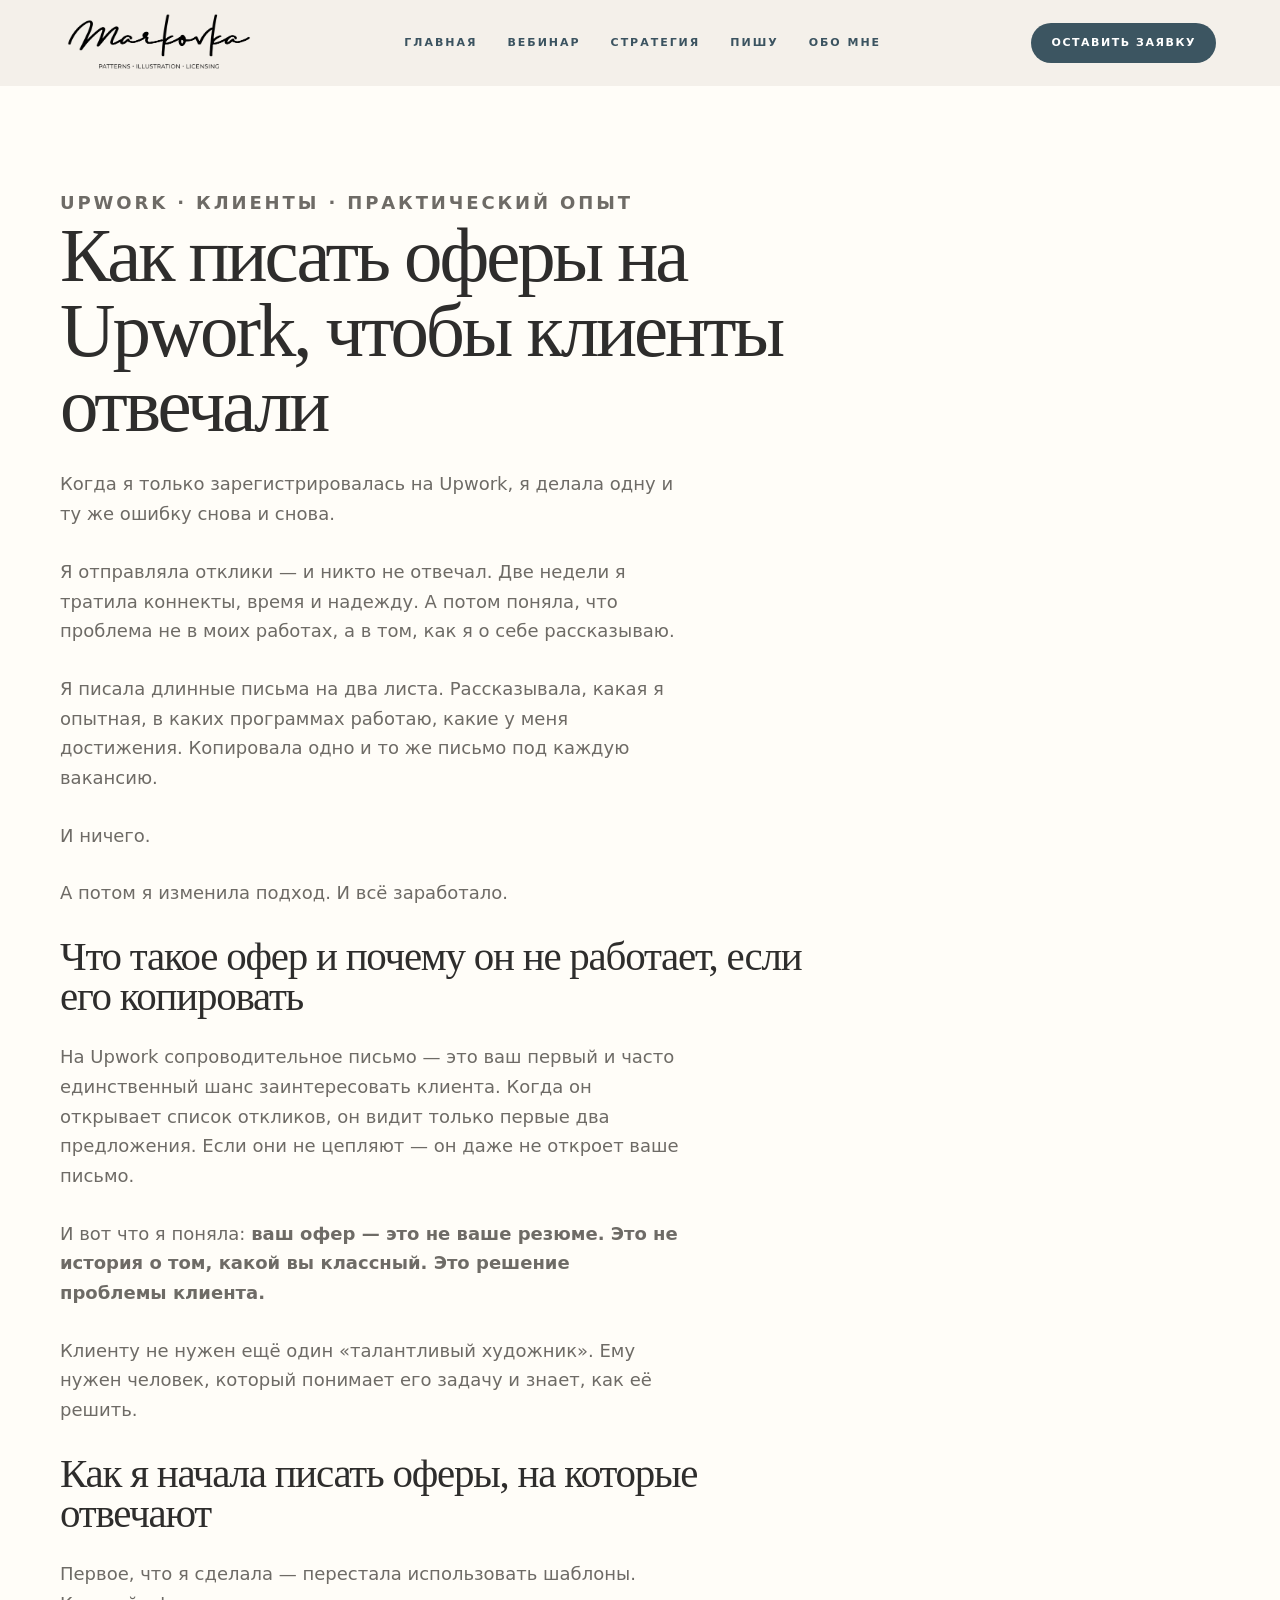
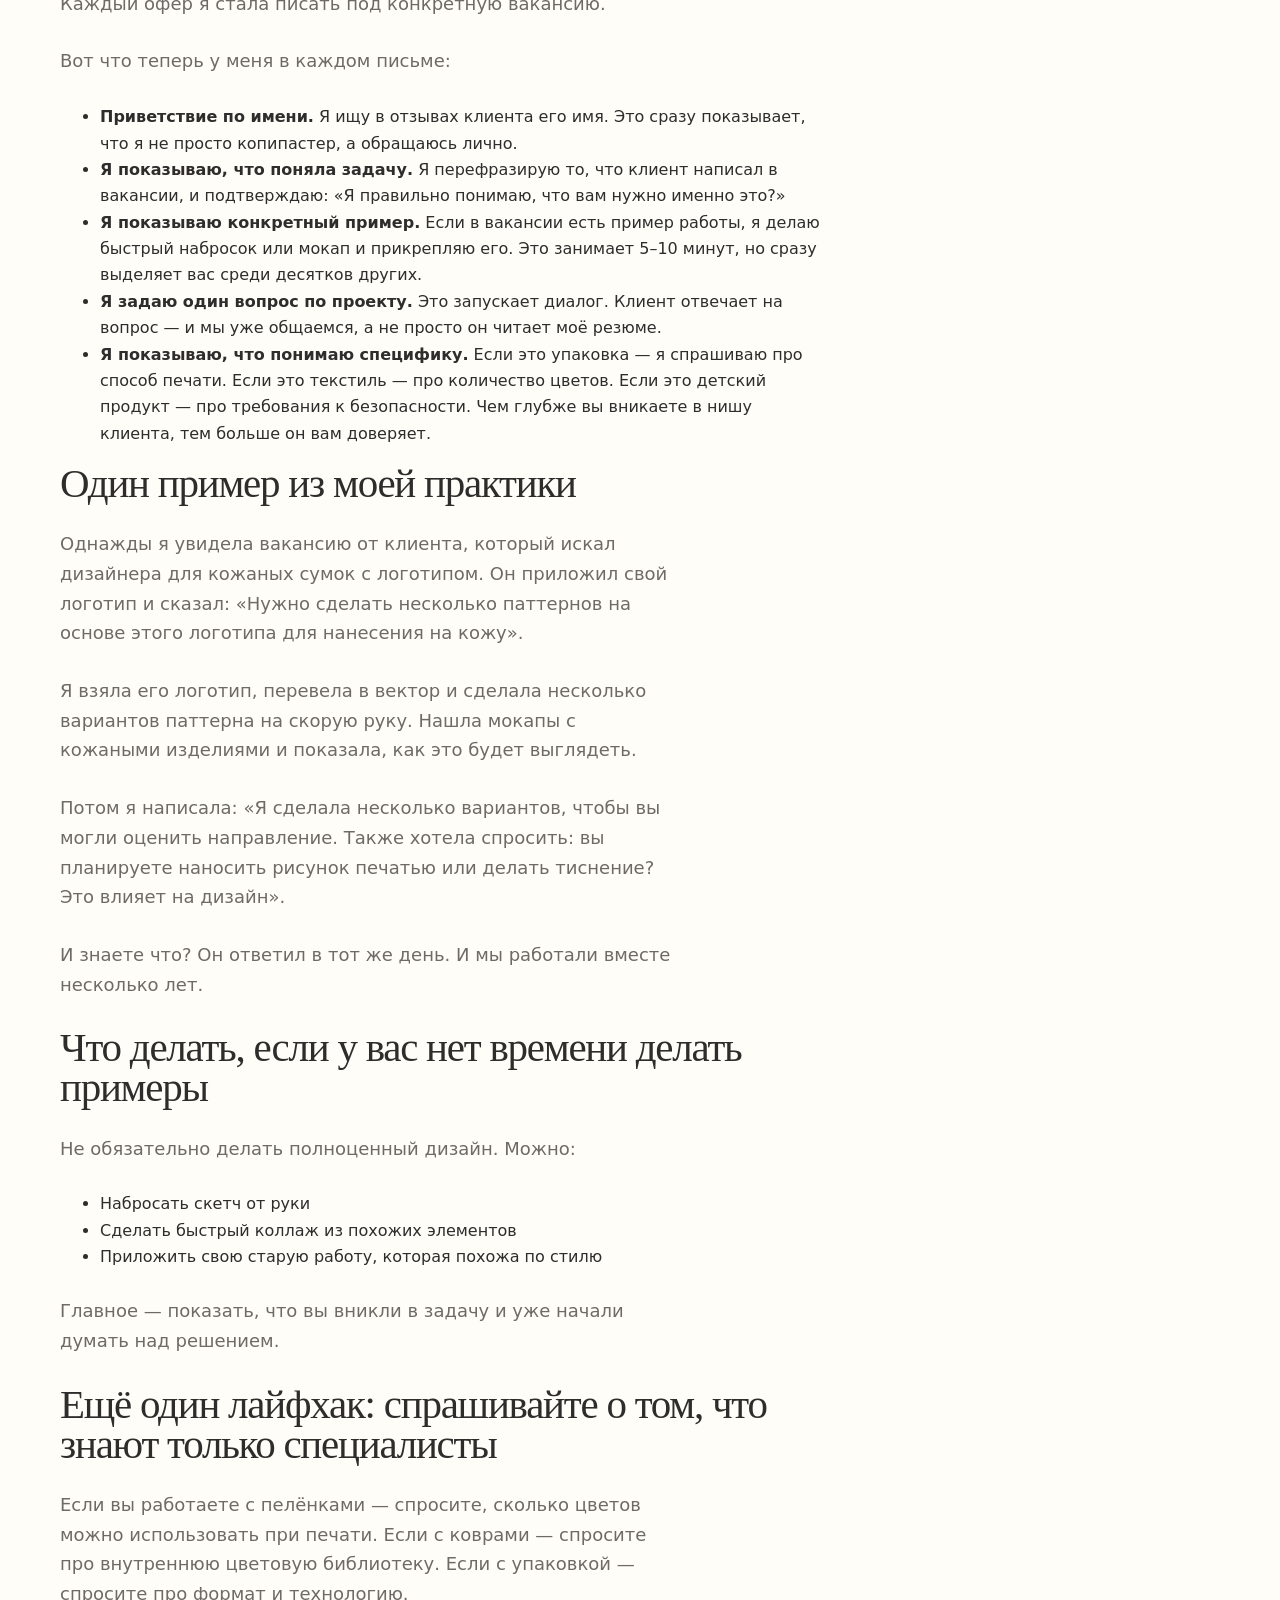
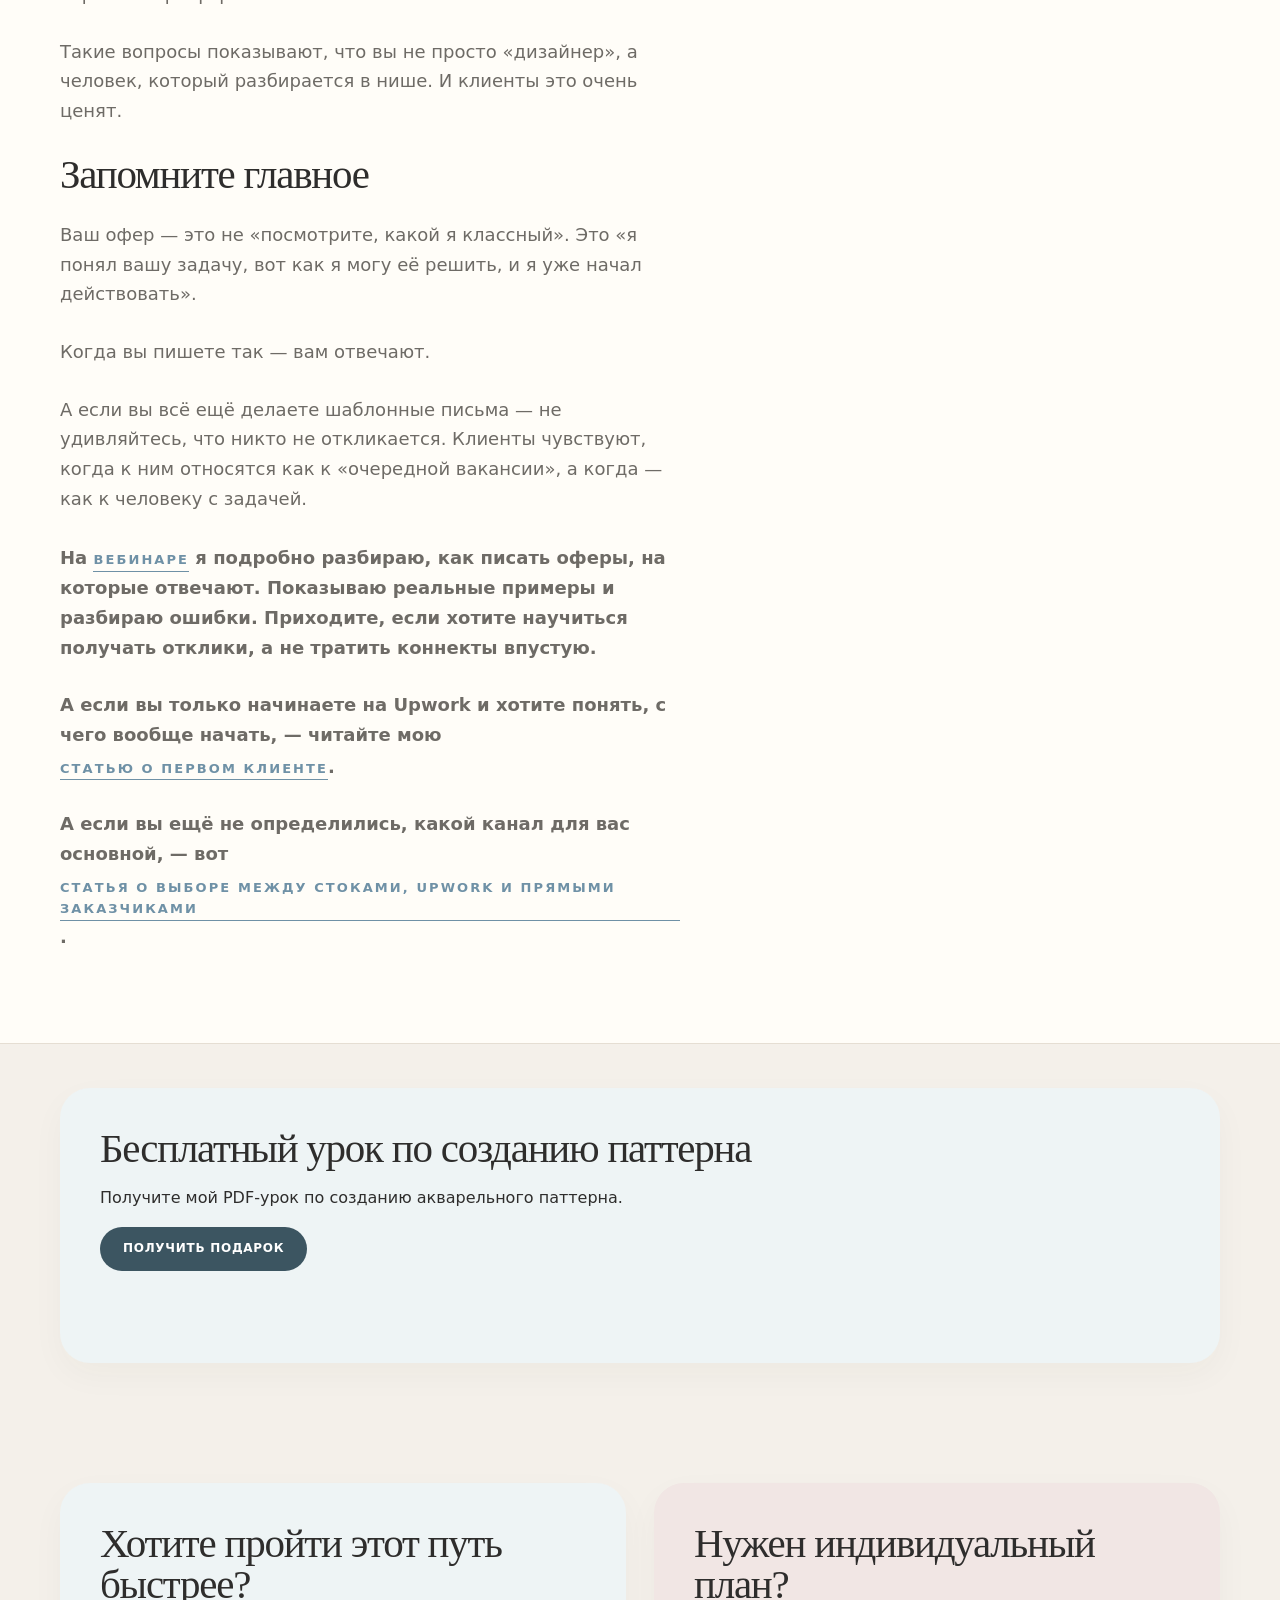
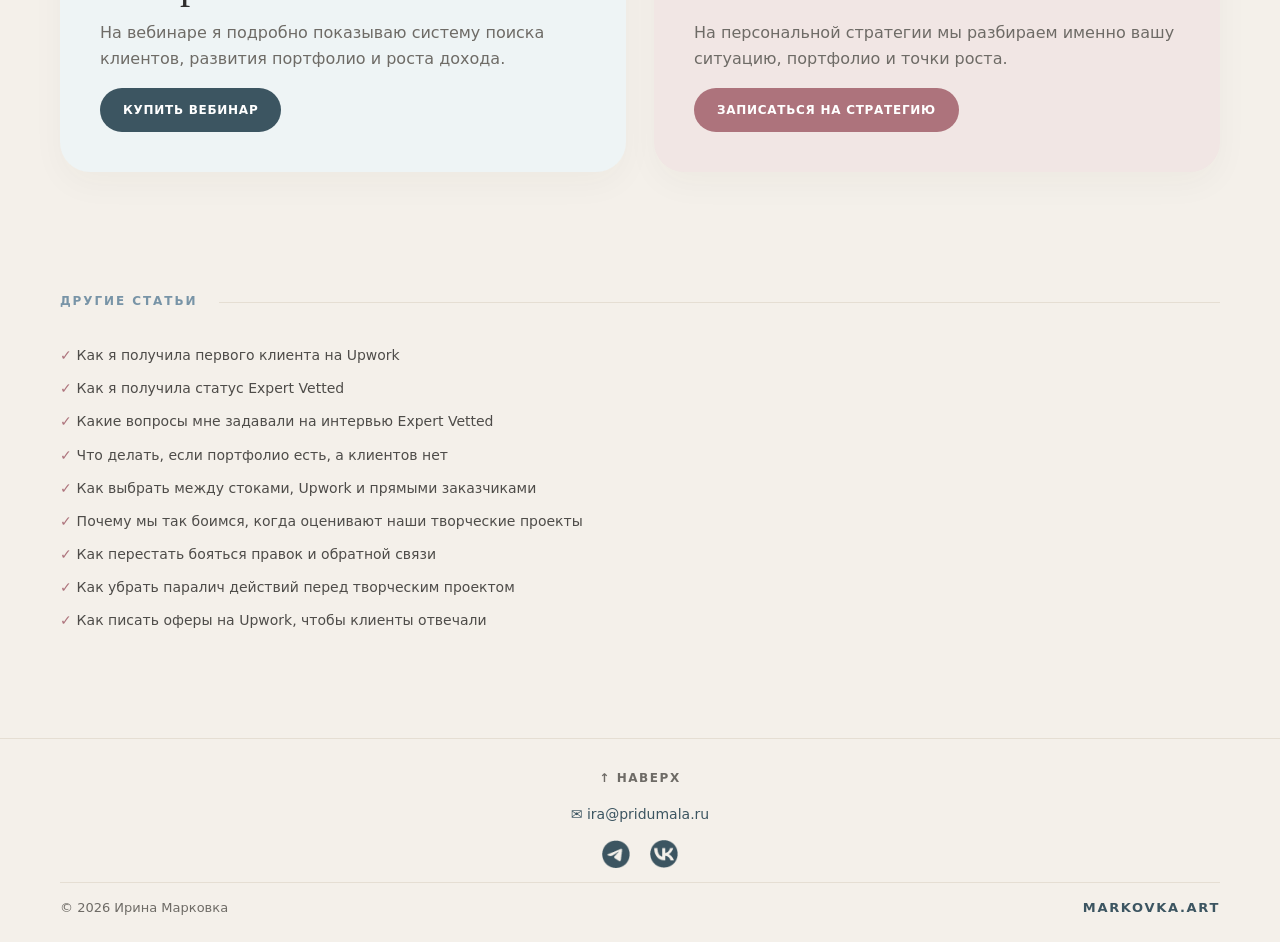
<file: article-09.html>
<!doctype html>
<html lang="ru">
<head>
<link rel="icon" type="image/png" href="favicon.png">
<meta charset="utf-8">
<meta name="viewport" content="width=device-width, initial-scale=1">
<title>Как писать оферы на Upwork, чтобы клиенты отвечали — Ирина Марковка</title>
<meta name="description" content="Как фрилансеру писать сопроводительные письма на Upwork, чтобы клиенты отвечали. Конкретные приёмы, примеры и разбор ошибок.">
<link rel="stylesheet" href="style.css">

<!-- Google Analytics -->
<script async src="https://www.googletagmanager.com/gtag/js?id=G-EKBG47SY8M"></script>
<script>
window.dataLayer = window.dataLayer || [];
function gtag(){dataLayer.push(arguments);}
gtag('js', new Date());
gtag('config', 'G-EKBG47SY8M');
</script>
</head>

<body>

<header class="site-header">
  <a class="brand" href="index.html" aria-label="Markovka">
    <img src="logo-markovka.png" alt="Markovka">
  </a>

  <input class="nav-toggle" type="checkbox" id="nav-toggle">
  <label class="burger" for="nav-toggle" aria-label="Открыть меню">
    <span></span>
    <span></span>
    <span></span>
  </label>

  <nav class="nav" aria-label="Навигация">
  <a href="index.html">Главная</a>
  <a href="webinar.html">Вебинар</a>
  <a href="strategy.html">Стратегия</a>
  <a href="articles.html">Пишу</a>
  <a href="index.html#about">Обо мне</a>
</nav>

  <a class="header-link" href="https://docs.google.com/forms/d/1lf9KseqGWi2FmkiFGvXtNCnMNeQKkgYbypA-zxr-Fec/viewform" target="_blank" rel="noopener noreferrer">Оставить заявку</a>
</header>

<main>

<section class="articles-hero">
<div class="container">

<p class="eyebrow">Upwork · Клиенты · Практический опыт</p>

<h1>Как писать оферы на Upwork, чтобы клиенты отвечали</h1>

<div class="article-text">

<p>
Когда я только зарегистрировалась на Upwork, я делала одну и ту же ошибку снова и снова.
</p>

<p>
Я отправляла отклики — и никто не отвечал. Две недели я тратила коннекты, время и надежду. А потом поняла, что проблема не в моих работах, а в том, как я о себе рассказываю.
</p>

<p>
Я писала длинные письма на два листа. Рассказывала, какая я опытная, в каких программах работаю, какие у меня достижения. Копировала одно и то же письмо под каждую вакансию.
</p>

<p>
И ничего.
</p>

<p>
А потом я изменила подход. И всё заработало.
</p>

<h2>Что такое офер и почему он не работает, если его копировать</h2>

<p>
На Upwork сопроводительное письмо — это ваш первый и часто единственный шанс заинтересовать клиента. Когда он открывает список откликов, он видит только первые два предложения. Если они не цепляют — он даже не откроет ваше письмо.
</p>

<p>
И вот что я поняла: <strong>ваш офер — это не ваше резюме. Это не история о том, какой вы классный. Это решение проблемы клиента.</strong>
</p>

<p>
Клиенту не нужен ещё один «талантливый художник». Ему нужен человек, который понимает его задачу и знает, как её решить.
</p>

<h2>Как я начала писать оферы, на которые отвечают</h2>

<p>
Первое, что я сделала — перестала использовать шаблоны. Каждый офер я стала писать под конкретную вакансию.
</p>

<p>
Вот что теперь у меня в каждом письме:
</p>

<ul>
  <li><strong>Приветствие по имени.</strong> Я ищу в отзывах клиента его имя. Это сразу показывает, что я не просто копипастер, а обращаюсь лично.</li>
  <li><strong>Я показываю, что поняла задачу.</strong> Я перефразирую то, что клиент написал в вакансии, и подтверждаю: «Я правильно понимаю, что вам нужно именно это?»</li>
  <li><strong>Я показываю конкретный пример.</strong> Если в вакансии есть пример работы, я делаю быстрый набросок или мокап и прикрепляю его. Это занимает 5–10 минут, но сразу выделяет вас среди десятков других.</li>
  <li><strong>Я задаю один вопрос по проекту.</strong> Это запускает диалог. Клиент отвечает на вопрос — и мы уже общаемся, а не просто он читает моё резюме.</li>
  <li><strong>Я показываю, что понимаю специфику.</strong> Если это упаковка — я спрашиваю про способ печати. Если это текстиль — про количество цветов. Если это детский продукт — про требования к безопасности. Чем глубже вы вникаете в нишу клиента, тем больше он вам доверяет.</li>
</ul>

<h2>Один пример из моей практики</h2>

<p>
Однажды я увидела вакансию от клиента, который искал дизайнера для кожаных сумок с логотипом. Он приложил свой логотип и сказал: «Нужно сделать несколько паттернов на основе этого логотипа для нанесения на кожу».
</p>

<p>
Я взяла его логотип, перевела в вектор и сделала несколько вариантов паттерна на скорую руку. Нашла мокапы с кожаными изделиями и показала, как это будет выглядеть.
</p>

<p>
Потом я написала: «Я сделала несколько вариантов, чтобы вы могли оценить направление. Также хотела спросить: вы планируете наносить рисунок печатью или делать тиснение? Это влияет на дизайн».
</p>

<p>
И знаете что? Он ответил в тот же день. И мы работали вместе несколько лет.
</p>

<h2>Что делать, если у вас нет времени делать примеры</h2>

<p>
Не обязательно делать полноценный дизайн. Можно:
</p>

<ul>
  <li>Набросать скетч от руки</li>
  <li>Сделать быстрый коллаж из похожих элементов</li>
  <li>Приложить свою старую работу, которая похожа по стилю</li>
</ul>

<p>
Главное — показать, что вы вникли в задачу и уже начали думать над решением.
</p>

<h2>Ещё один лайфхак: спрашивайте о том, что знают только специалисты</h2>

<p>
Если вы работаете с пелёнками — спросите, сколько цветов можно использовать при печати. Если с коврами — спросите про внутреннюю цветовую библиотеку. Если с упаковкой — спросите про формат и технологию.
</p>

<p>
Такие вопросы показывают, что вы не просто «дизайнер», а человек, который разбирается в нише. И клиенты это очень ценят.
</p>

<h2>Запомните главное</h2>

<p>
Ваш офер — это не «посмотрите, какой я классный». Это «я понял вашу задачу, вот как я могу её решить, и я уже начал действовать».
</p>

<p>
Когда вы пишете так — вам отвечают.
</p>

<p>
А если вы всё ещё делаете шаблонные письма — не удивляйтесь, что никто не откликается. Клиенты чувствуют, когда к ним относятся как к «очередной вакансии», а когда — как к человеку с задачей.
</p>

<p>
<strong>На <a class="text-link" href="https://pridumala.ru/webinar.html">вебинаре</a> я подробно разбираю, как писать оферы, на которые отвечают. Показываю реальные примеры и разбираю ошибки. Приходите, если хотите научиться получать отклики, а не тратить коннекты впустую.</strong>
</p>

<p>
<strong>А если вы только начинаете на Upwork и хотите понять, с чего вообще начать, — читайте мою <a class="text-link" href="article-01.html">статью о первом клиенте</a>.</strong>
</p>

<p>
<strong>А если вы ещё не определились, какой канал для вас основной, — вот <a class="text-link" href="article-05.html">статья о выборе между стоками, Upwork и прямыми заказчиками</a>.</strong>
</p>

</div>

</div>
</section>

<!-- БЕСПЛАТНЫЙ УРОК -->
<section class="section">
<div class="container">

<div class="telegram-card">

<h2>Бесплатный урок по созданию паттерна</h2>

<p>
Получите мой PDF-урок по созданию акварельного паттерна.
</p>

<a
class="button dark"
href="https://docs.google.com/forms/d/e/1FAIpQLSfivsLEwUJN-eb4UyP88oJZa9PAojtXL4liqwIVAjbib8wV5g/viewform?usp=header"
target="_blank">
Получить подарок
</a>

</div>

</div>
</section>

<!-- ФИНАЛЬНЫЙ БЛОК С ВЕБИНАРОМ И СТРАТЕГИЕЙ -->
<section class="section">
<div class="container">

<div class="final-grid">

<article class="telegram-card">

<h2>Хотите пройти этот путь быстрее?</h2>

<p>
На вебинаре я подробно показываю систему поиска клиентов, развития портфолио и роста дохода.
</p>

<a
class="button dark"
href="https://docs.google.com/forms/d/e/1FAIpQLSdtNIwjEwhyrS_S5xvC4GNTHMnZVz6UDMvT66RdPrq0_1zOiw/viewform?usp=dialog"
target="_blank">
Купить вебинар
</a>

</article>

<article class="portfolio-card">

<h2>Нужен индивидуальный план?</h2>

<p>
На персональной стратегии мы разбираем именно вашу ситуацию, портфолио и точки роста.
</p>

<a
class="button rose"
href="https://t.me/artweinspire"
target="_blank">
Записаться на стратегию
</a>

</article>

</div>

</div>
</section>

<!-- ДРУГИЕ СТАТЬИ (СПИСОК С ГАЛОЧКАМИ) -->
<section class="section">
<div class="container">

<div class="section-label">
<span>Другие статьи</span>
</div>

<ul class="simple-list">
<li><a href="article-01.html">Как я получила первого клиента на Upwork</a></li>
<li><a href="article-02.html">Как я получила статус Expert Vetted</a></li>
<li><a href="article-03.html">Какие вопросы мне задавали на интервью Expert Vetted</a></li>
<li><a href="article-04.html">Что делать, если портфолио есть, а клиентов нет</a></li>
<li><a href="article-05.html">Как выбрать между стоками, Upwork и прямыми заказчиками</a></li>
<li><a href="article-06.html">Почему мы так боимся, когда оценивают наши творческие проекты</a></li>
<li><a href="article-07.html">Как перестать бояться правок и обратной связи</a></li>
<li><a href="article-08.html">Как убрать паралич действий перед творческим проектом</a></li>
<li><a href="article-09.html">Как писать оферы на Upwork, чтобы клиенты отвечали</a></li>
</ul>

</div>
</section>

</main>

<footer class="footer">
  <div class="container">

    <!-- ССЫЛКА "НАВЕРХ" -->
    <div class="footer-top">
      <a href="#" class="back-to-top" aria-label="Наверх">↑ Наверх</a>
    </div>

    <!-- ПОЧТА -->
    <div class="footer-email">
      <a href="mailto:ira@pridumala.ru">✉ ira@pridumala.ru</a>
    </div>

    <!-- ИКОНКИ СОЦСЕТЕЙ -->
    <div class="footer-icons">
      <a href="https://t.me/markovka_pattern" target="_blank" rel="noopener noreferrer">
        <img src="icon-tg.png" alt="Telegram" width="28" height="28">
      </a>
      <a href="https://vk.com/markovka" target="_blank" rel="noopener noreferrer">
        <img src="icon-vk.png" alt="VK" width="28" height="28">
      </a>
    </div>

    <!-- КОПИРАЙТ -->
    <div class="footer-bottom">
      <span>© 2026 Ирина Марковка</span>
      <a href="https://markovka.art" target="_blank" rel="noopener noreferrer">Markovka.art</a>
    </div>

  </div>
</footer>

<!-- ПЛАВНАЯ ПРОКРУТКА -->
<script>
document.addEventListener('DOMContentLoaded', function() {
  const backToTop = document.querySelector('.back-to-top');
  if (backToTop) {
    backToTop.addEventListener('click', function(e) {
      e.preventDefault();
      window.scrollTo({ top: 0, behavior: 'smooth' });
    });
  }
});
</script>

</body>
</html>
</file>
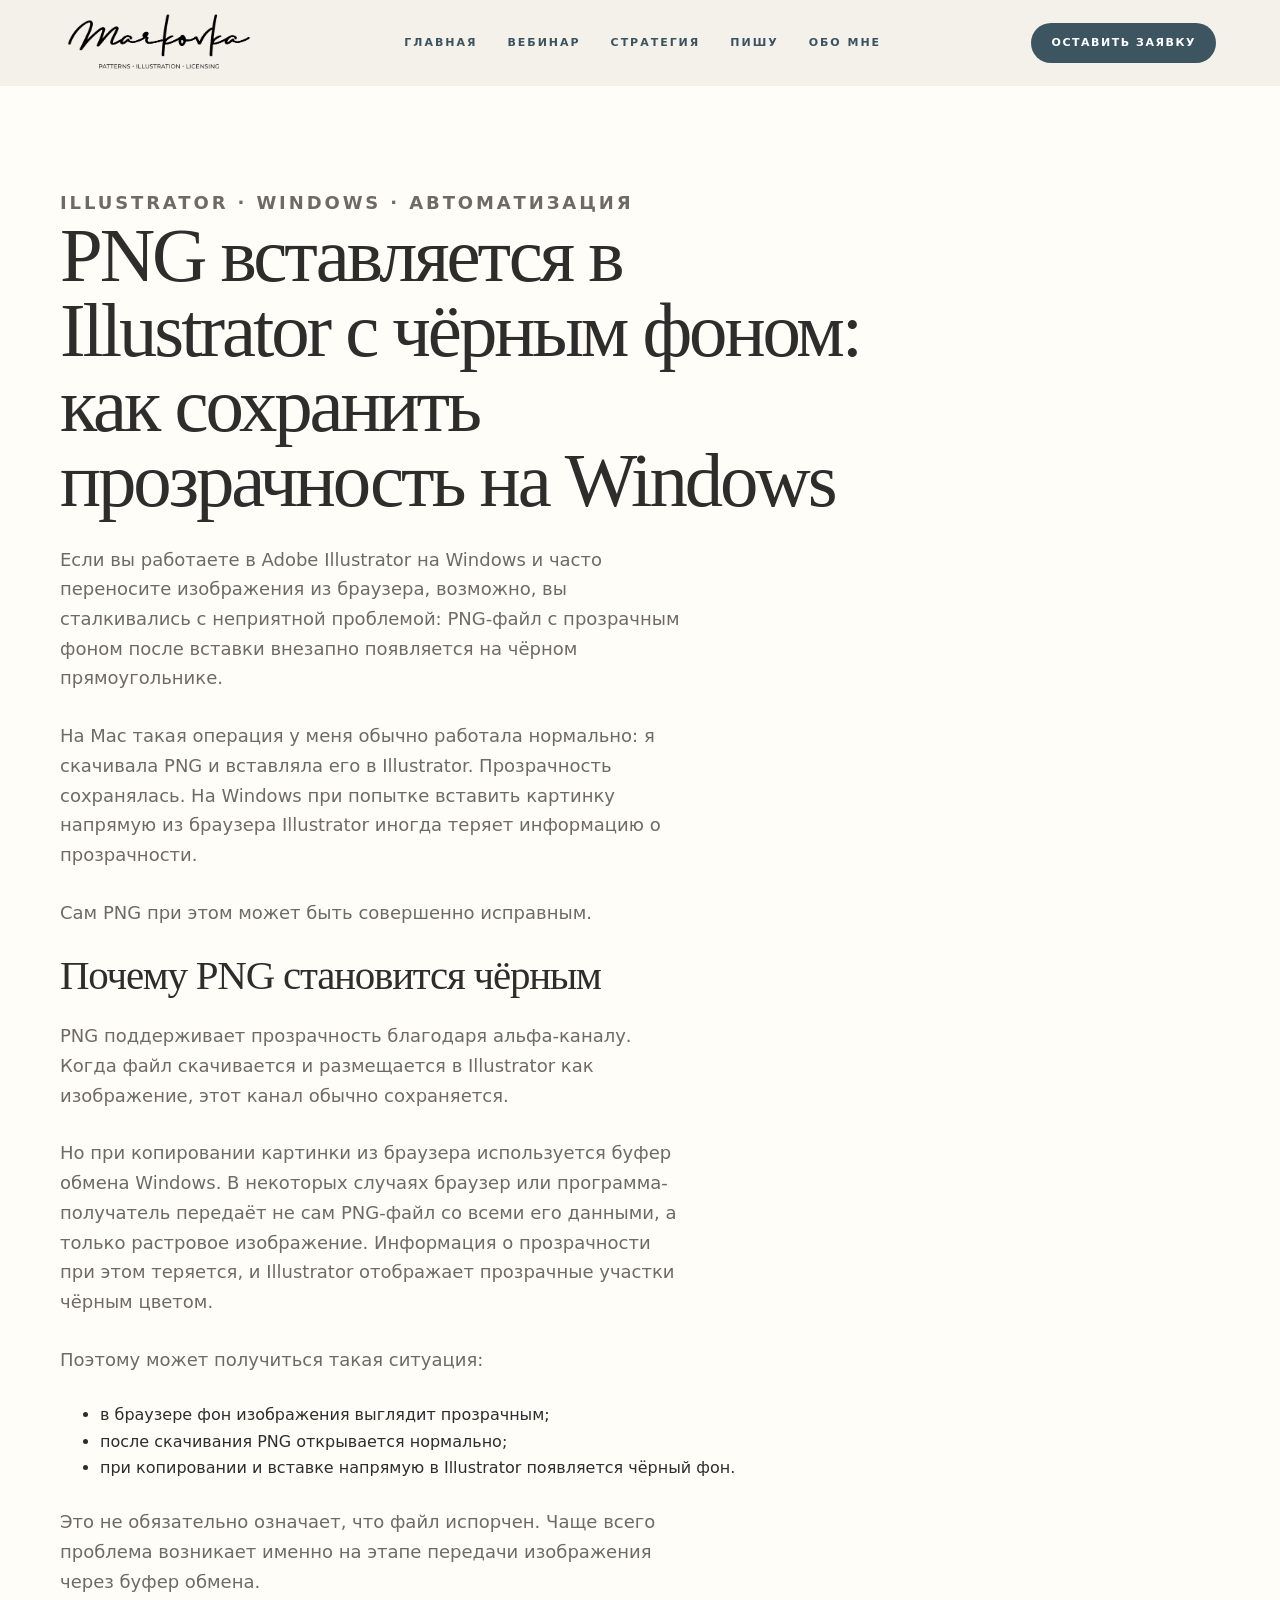
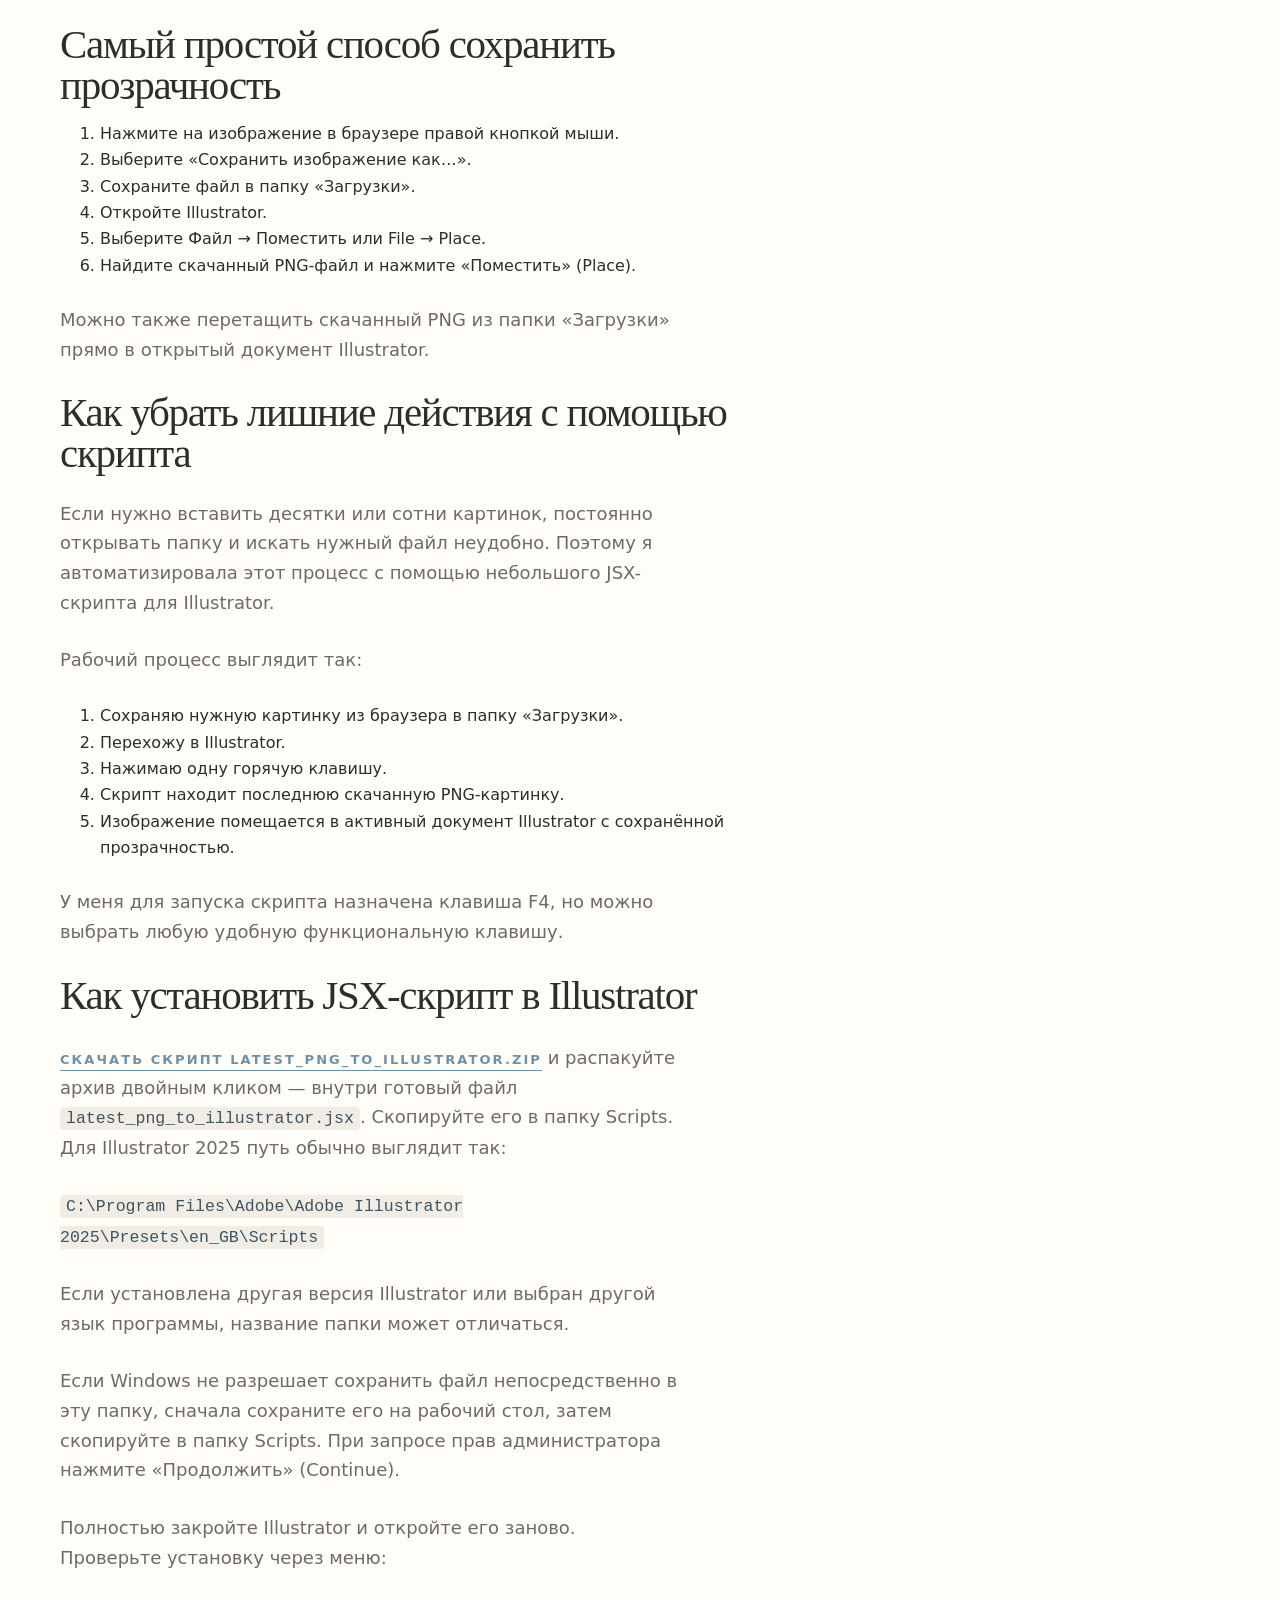
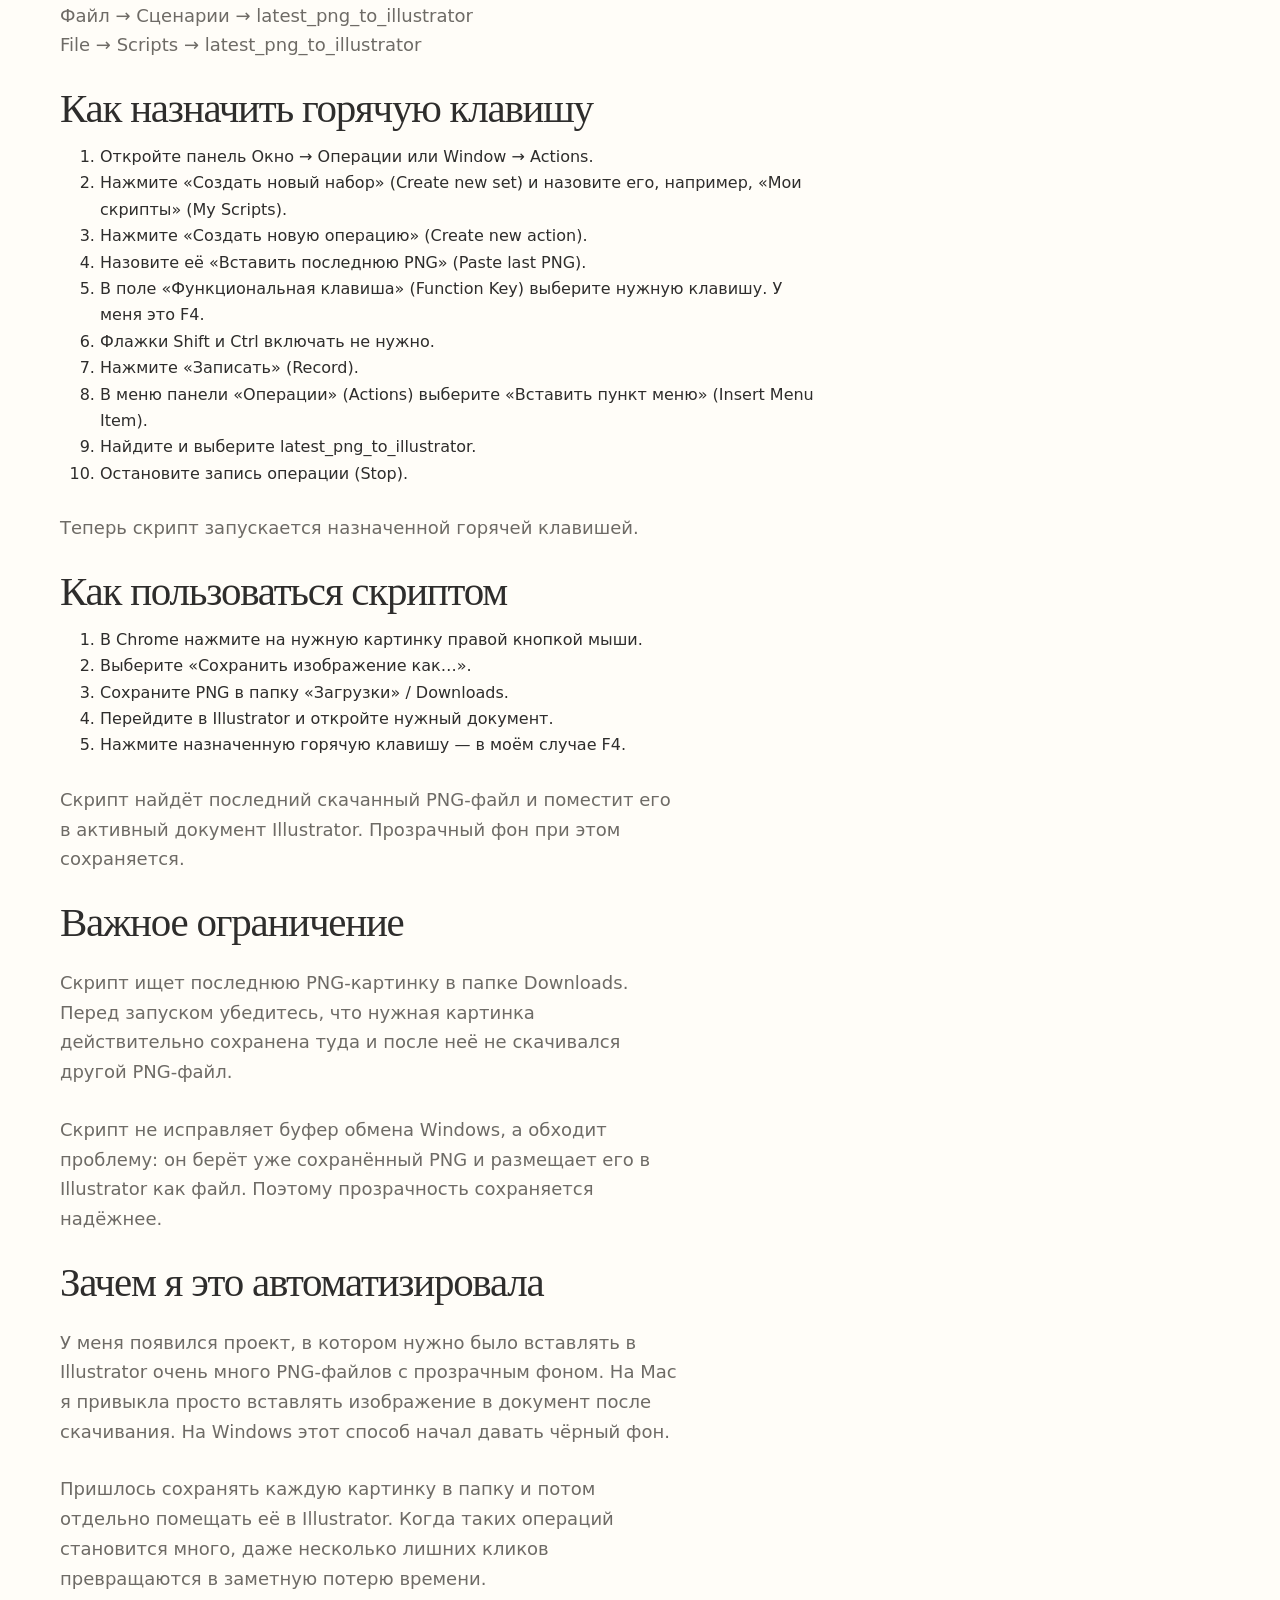
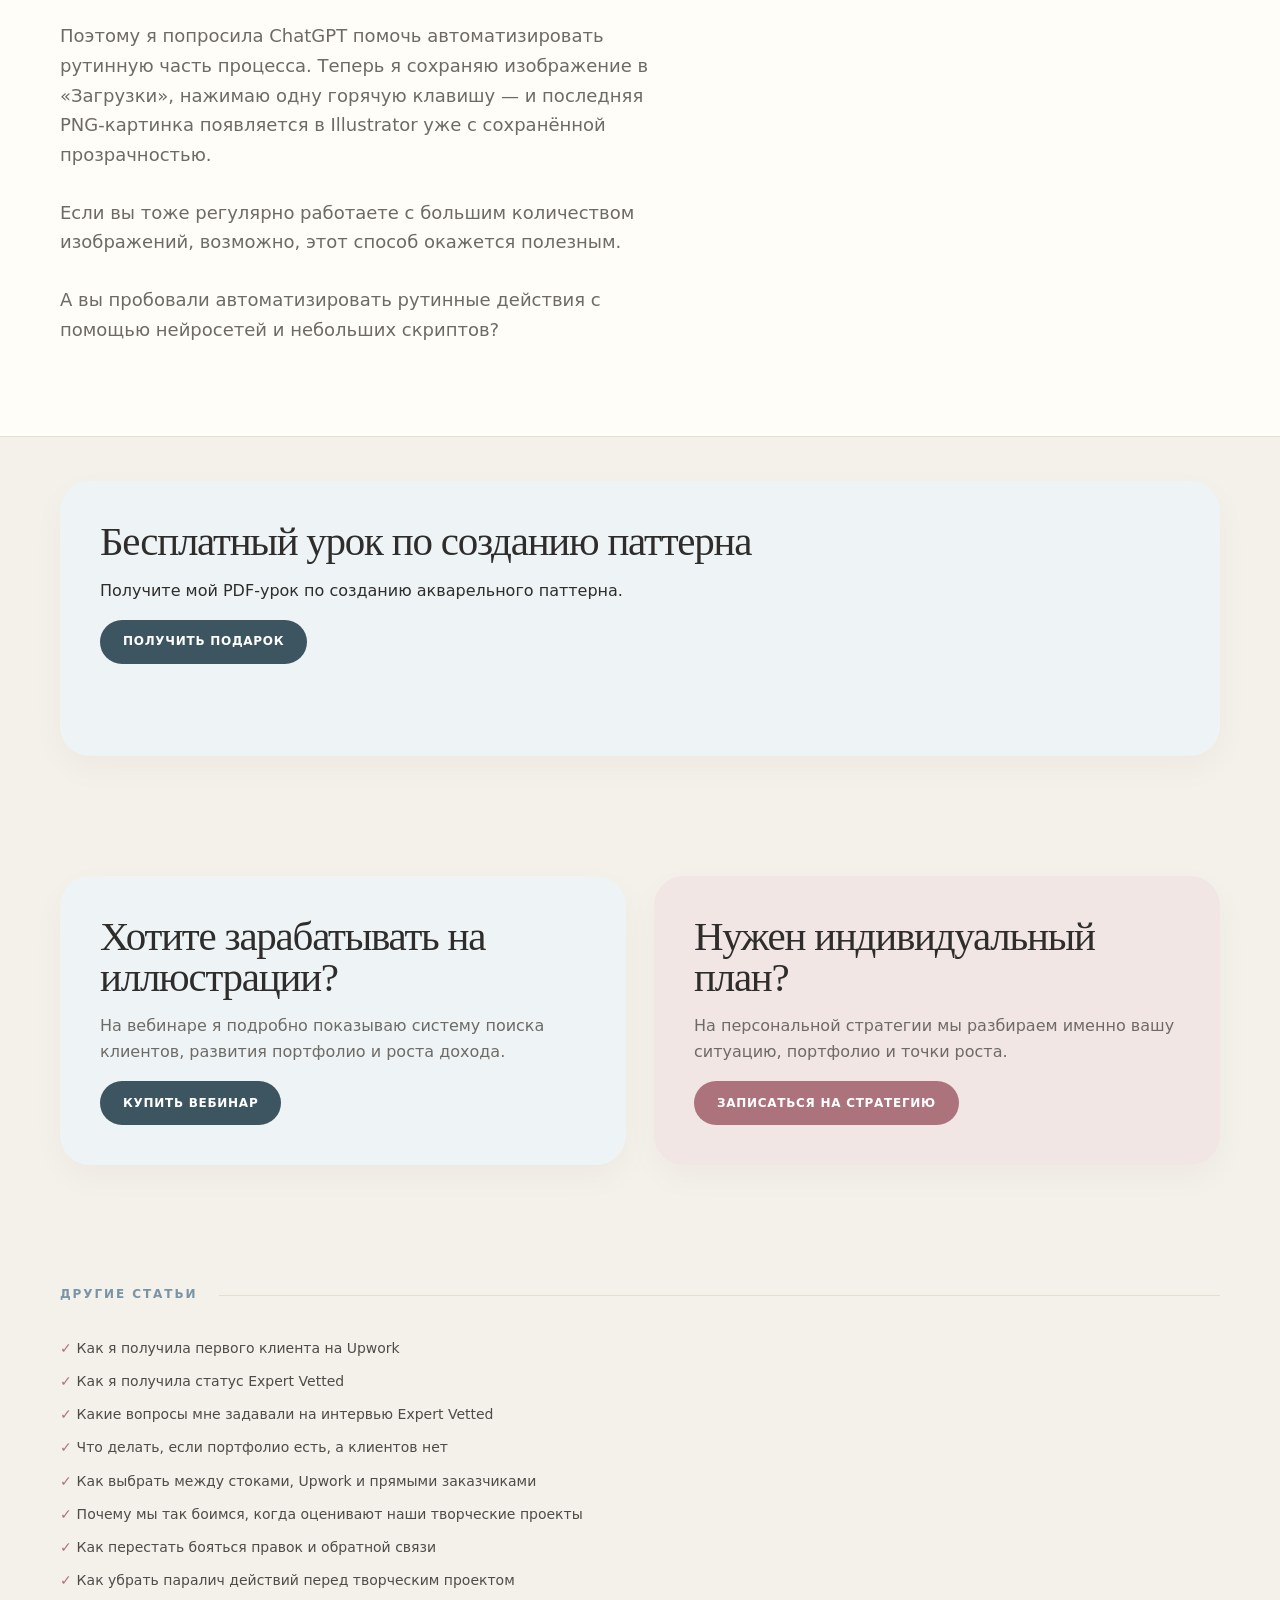
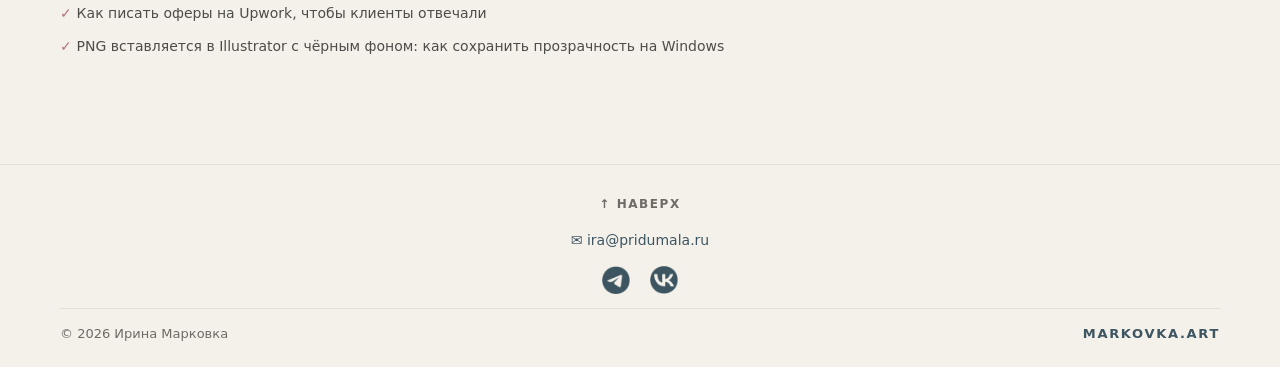
<file: article-10.html>
<!doctype html>
<html lang="ru">
<head>
<link rel="icon" type="image/png" href="favicon.png">
<meta charset="utf-8">
<meta name="viewport" content="width=device-width, initial-scale=1">
<title>PNG вставляется в Illustrator с чёрным фоном: как сохранить прозрачность на Windows — Ирина Марковка</title>
<meta name="description" content="Почему PNG из браузера вставляется в Adobe Illustrator с чёрным фоном на Windows и как быстро сохранить прозрачность с помощью JSX-скрипта и горячей клавиши.">
<link rel="stylesheet" href="style.css">

<!-- Google Analytics -->
<script async src="https://www.googletagmanager.com/gtag/js?id=G-EKBG47SY8M"></script>
<script>
window.dataLayer = window.dataLayer || [];
function gtag(){dataLayer.push(arguments);}
gtag('js', new Date());
gtag('config', 'G-EKBG47SY8M');
</script>
</head>

<body>

<header class="site-header">
  <a class="brand" href="index.html" aria-label="Markovka">
    <img src="logo-markovka.png" alt="Markovka">
  </a>

  <input class="nav-toggle" type="checkbox" id="nav-toggle">
  <label class="burger" for="nav-toggle" aria-label="Открыть меню">
    <span></span>
    <span></span>
    <span></span>
  </label>

  <nav class="nav" aria-label="Навигация">
  <a href="index.html">Главная</a>
  <a href="webinar.html">Вебинар</a>
  <a href="strategy.html">Стратегия</a>
  <a href="articles.html">Пишу</a>
  <a href="index.html#about">Обо мне</a>
</nav>

  <a class="header-link" href="https://docs.google.com/forms/d/1lf9KseqGWi2FmkiFGvXtNCnMNeQKkgYbypA-zxr-Fec/viewform" target="_blank" rel="noopener noreferrer">Оставить заявку</a>
</header>

<main>

<section class="articles-hero">
<div class="container">

<p class="eyebrow">Illustrator · Windows · Автоматизация</p>

<h1>PNG вставляется в Illustrator с чёрным фоном: как сохранить прозрачность на Windows</h1>

<div class="article-text">

<p>
Если вы работаете в Adobe Illustrator на Windows и часто переносите изображения из браузера, возможно, вы сталкивались с неприятной проблемой: PNG-файл с прозрачным фоном после вставки внезапно появляется на чёрном прямоугольнике.
</p>

<p>
На Mac такая операция у меня обычно работала нормально: я скачивала PNG и вставляла его в Illustrator. Прозрачность сохранялась. На Windows при попытке вставить картинку напрямую из браузера Illustrator иногда теряет информацию о прозрачности.
</p>

<p>
Сам PNG при этом может быть совершенно исправным.
</p>

<h2>Почему PNG становится чёрным</h2>

<p>
PNG поддерживает прозрачность благодаря альфа-каналу. Когда файл скачивается и размещается в Illustrator как изображение, этот канал обычно сохраняется.
</p>

<p>
Но при копировании картинки из браузера используется буфер обмена Windows. В некоторых случаях браузер или программа-получатель передаёт не сам PNG-файл со всеми его данными, а только растровое изображение. Информация о прозрачности при этом теряется, и Illustrator отображает прозрачные участки чёрным цветом.
</p>

<p>
Поэтому может получиться такая ситуация:
</p>

<ul>
  <li>в браузере фон изображения выглядит прозрачным;</li>
  <li>после скачивания PNG открывается нормально;</li>
  <li>при копировании и вставке напрямую в Illustrator появляется чёрный фон.</li>
</ul>

<p>
Это не обязательно означает, что файл испорчен. Чаще всего проблема возникает именно на этапе передачи изображения через буфер обмена.
</p>

<h2>Самый простой способ сохранить прозрачность</h2>

<ol>
  <li>Нажмите на изображение в браузере правой кнопкой мыши.</li>
  <li>Выберите «Сохранить изображение как…».</li>
  <li>Сохраните файл в папку «Загрузки».</li>
  <li>Откройте Illustrator.</li>
  <li>Выберите Файл → Поместить или File → Place.</li>
  <li>Найдите скачанный PNG-файл и нажмите «Поместить» (Place).</li>
</ol>

<p>
Можно также перетащить скачанный PNG из папки «Загрузки» прямо в открытый документ Illustrator.
</p>

<h2>Как убрать лишние действия с помощью скрипта</h2>

<p>
Если нужно вставить десятки или сотни картинок, постоянно открывать папку и искать нужный файл неудобно. Поэтому я автоматизировала этот процесс с помощью небольшого JSX-скрипта для Illustrator.
</p>

<p>
Рабочий процесс выглядит так:
</p>

<ol>
  <li>Сохраняю нужную картинку из браузера в папку «Загрузки».</li>
  <li>Перехожу в Illustrator.</li>
  <li>Нажимаю одну горячую клавишу.</li>
  <li>Скрипт находит последнюю скачанную PNG-картинку.</li>
  <li>Изображение помещается в активный документ Illustrator с сохранённой прозрачностью.</li>
</ol>

<p>
У меня для запуска скрипта назначена клавиша F4, но можно выбрать любую удобную функциональную клавишу.
</p>

<h2>Как установить JSX-скрипт в Illustrator</h2>

<p>
<a class="text-link" href="latest_png_to_illustrator.zip" download>Скачать скрипт latest_png_to_illustrator.zip</a> и распакуйте архив двойным кликом — внутри готовый файл <code>latest_png_to_illustrator.jsx</code>. Скопируйте его в папку Scripts. Для Illustrator 2025 путь обычно выглядит так:
</p>

<p>
<code>C:\Program Files\Adobe\Adobe Illustrator 2025\Presets\en_GB\Scripts</code>
</p>

<p>
Если установлена другая версия Illustrator или выбран другой язык программы, название папки может отличаться.
</p>

<p>
Если Windows не разрешает сохранить файл непосредственно в эту папку, сначала сохраните его на рабочий стол, затем скопируйте в папку Scripts. При запросе прав администратора нажмите «Продолжить» (Continue).
</p>

<p>
Полностью закройте Illustrator и откройте его заново. Проверьте установку через меню:
</p>

<p>
Файл → Сценарии → latest_png_to_illustrator<br>
File → Scripts → latest_png_to_illustrator
</p>

<h2>Как назначить горячую клавишу</h2>

<ol>
  <li>Откройте панель Окно → Операции или Window → Actions.</li>
  <li>Нажмите «Создать новый набор» (Create new set) и назовите его, например, «Мои скрипты» (My Scripts).</li>
  <li>Нажмите «Создать новую операцию» (Create new action).</li>
  <li>Назовите её «Вставить последнюю PNG» (Paste last PNG).</li>
  <li>В поле «Функциональная клавиша» (Function Key) выберите нужную клавишу. У меня это F4.</li>
  <li>Флажки Shift и Ctrl включать не нужно.</li>
  <li>Нажмите «Записать» (Record).</li>
  <li>В меню панели «Операции» (Actions) выберите «Вставить пункт меню» (Insert Menu Item).</li>
  <li>Найдите и выберите latest_png_to_illustrator.</li>
  <li>Остановите запись операции (Stop).</li>
</ol>

<p>
Теперь скрипт запускается назначенной горячей клавишей.
</p>

<h2>Как пользоваться скриптом</h2>

<ol>
  <li>В Chrome нажмите на нужную картинку правой кнопкой мыши.</li>
  <li>Выберите «Сохранить изображение как…».</li>
  <li>Сохраните PNG в папку «Загрузки» / Downloads.</li>
  <li>Перейдите в Illustrator и откройте нужный документ.</li>
  <li>Нажмите назначенную горячую клавишу — в моём случае F4.</li>
</ol>

<p>
Скрипт найдёт последний скачанный PNG-файл и поместит его в активный документ Illustrator. Прозрачный фон при этом сохраняется.
</p>

<h2>Важное ограничение</h2>

<p>
Скрипт ищет последнюю PNG-картинку в папке Downloads. Перед запуском убедитесь, что нужная картинка действительно сохранена туда и после неё не скачивался другой PNG-файл.
</p>

<p>
Скрипт не исправляет буфер обмена Windows, а обходит проблему: он берёт уже сохранённый PNG и размещает его в Illustrator как файл. Поэтому прозрачность сохраняется надёжнее.
</p>

<h2>Зачем я это автоматизировала</h2>

<p>
У меня появился проект, в котором нужно было вставлять в Illustrator очень много PNG-файлов с прозрачным фоном. На Mac я привыкла просто вставлять изображение в документ после скачивания. На Windows этот способ начал давать чёрный фон.
</p>

<p>
Пришлось сохранять каждую картинку в папку и потом отдельно помещать её в Illustrator. Когда таких операций становится много, даже несколько лишних кликов превращаются в заметную потерю времени.
</p>

<p>
Поэтому я попросила ChatGPT помочь автоматизировать рутинную часть процесса. Теперь я сохраняю изображение в «Загрузки», нажимаю одну горячую клавишу — и последняя PNG-картинка появляется в Illustrator уже с сохранённой прозрачностью.
</p>

<p>
Если вы тоже регулярно работаете с большим количеством изображений, возможно, этот способ окажется полезным.
</p>

<p>
А вы пробовали автоматизировать рутинные действия с помощью нейросетей и небольших скриптов?
</p>

</div>

</div>
</section>

<!-- БЕСПЛАТНЫЙ УРОК -->
<section class="section">
<div class="container">

<div class="telegram-card">

<h2>Бесплатный урок по созданию паттерна</h2>

<p>
Получите мой PDF-урок по созданию акварельного паттерна.
</p>

<a
class="button dark"
href="https://docs.google.com/forms/d/e/1FAIpQLSfivsLEwUJN-eb4UyP88oJZa9PAojtXL4liqwIVAjbib8wV5g/viewform?usp=header"
target="_blank">
Получить подарок
</a>

</div>

</div>
</section>

<!-- ФИНАЛЬНЫЙ БЛОК С ВЕБИНАРОМ И СТРАТЕГИЕЙ -->
<section class="section">
<div class="container">

<div class="final-grid">

<article class="telegram-card">

<h2>Хотите зарабатывать на иллюстрации?</h2>

<p>
На вебинаре я подробно показываю систему поиска клиентов, развития портфолио и роста дохода.
</p>

<a
class="button dark"
href="https://docs.google.com/forms/d/e/1FAIpQLSdtNIwjEwhyrS_S5xvC4GNTHMnZVz6UDMvT66RdPrq0_1zOiw/viewform?usp=dialog"
target="_blank">
Купить вебинар
</a>

</article>

<article class="portfolio-card">

<h2>Нужен индивидуальный план?</h2>

<p>
На персональной стратегии мы разбираем именно вашу ситуацию, портфолио и точки роста.
</p>

<a
class="button rose"
href="https://t.me/artweinspire"
target="_blank">
Записаться на стратегию
</a>

</article>

</div>

</div>
</section>

<!-- ДРУГИЕ СТАТЬИ -->
<section class="section">
<div class="container">

<div class="section-label">
<span>Другие статьи</span>
</div>

<ul class="simple-list">
<li><a href="article-01.html">Как я получила первого клиента на Upwork</a></li>
<li><a href="article-02.html">Как я получила статус Expert Vetted</a></li>
<li><a href="article-03.html">Какие вопросы мне задавали на интервью Expert Vetted</a></li>
<li><a href="article-04.html">Что делать, если портфолио есть, а клиентов нет</a></li>
<li><a href="article-05.html">Как выбрать между стоками, Upwork и прямыми заказчиками</a></li>
<li><a href="article-06.html">Почему мы так боимся, когда оценивают наши творческие проекты</a></li>
<li><a href="article-07.html">Как перестать бояться правок и обратной связи</a></li>
<li><a href="article-08.html">Как убрать паралич действий перед творческим проектом</a></li>
<li><a href="article-09.html">Как писать оферы на Upwork, чтобы клиенты отвечали</a></li>
<li><a href="article-10.html">PNG вставляется в Illustrator с чёрным фоном: как сохранить прозрачность на Windows</a></li>
</ul>

</div>
</section>

</main>

<footer class="footer">
  <div class="container">

    <div class="footer-top">
      <a href="#" class="back-to-top" aria-label="Наверх">↑ Наверх</a>
    </div>

    <div class="footer-email">
      <a href="mailto:ira@pridumala.ru">✉ ira@pridumala.ru</a>
    </div>

    <div class="footer-icons">
      <a href="https://t.me/markovka_pattern" target="_blank" rel="noopener noreferrer">
        <img src="icon-tg.png" alt="Telegram" width="28" height="28">
      </a>
      <a href="https://vk.com/markovka" target="_blank" rel="noopener noreferrer">
        <img src="icon-vk.png" alt="VK" width="28" height="28">
      </a>
    </div>

    <div class="footer-bottom">
      <span>© 2026 Ирина Марковка</span>
      <a href="https://markovka.art" target="_blank" rel="noopener noreferrer">Markovka.art</a>
    </div>

  </div>
</footer>

<script>
document.addEventListener('DOMContentLoaded', function() {
  const backToTop = document.querySelector('.back-to-top');
  if (backToTop) {
    backToTop.addEventListener('click', function(e) {
      e.preventDefault();
      window.scrollTo({ top: 0, behavior: 'smooth' });
    });
  }
});
</script>

</body>
</html>
</file>
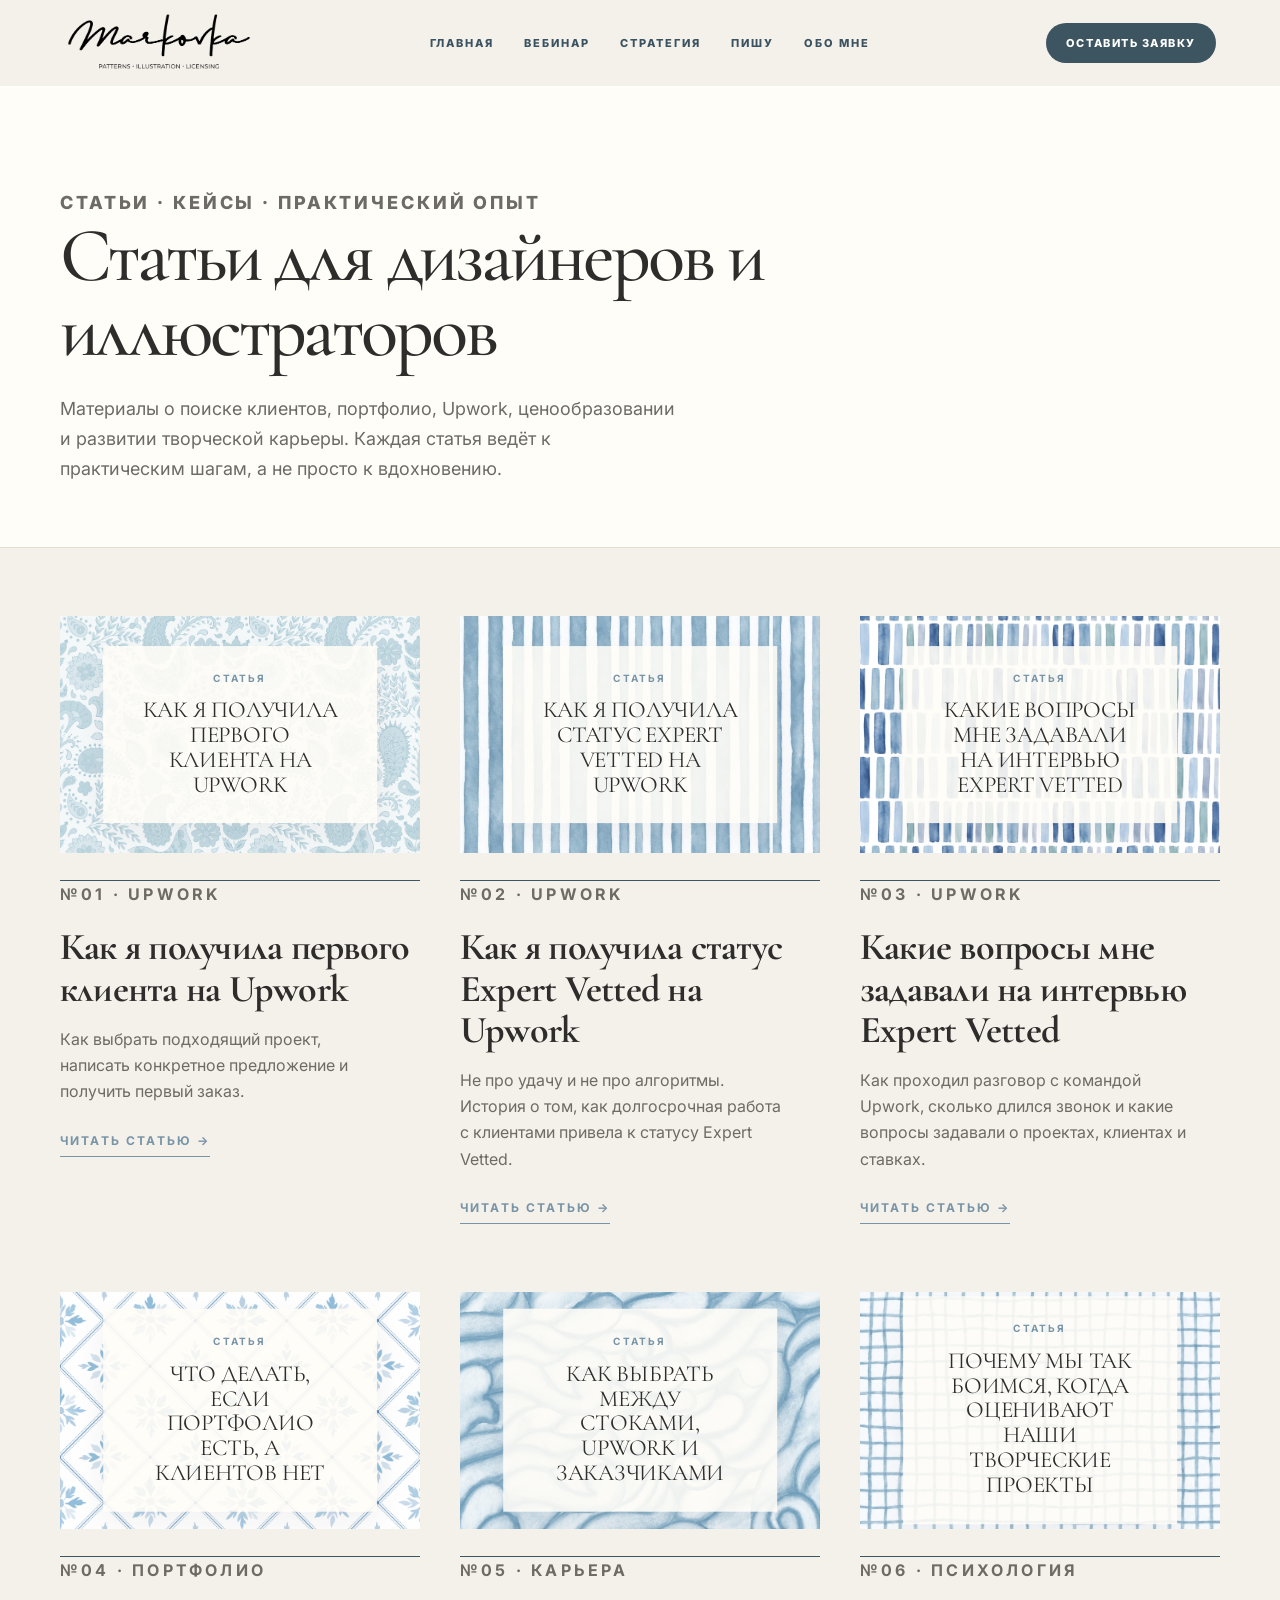
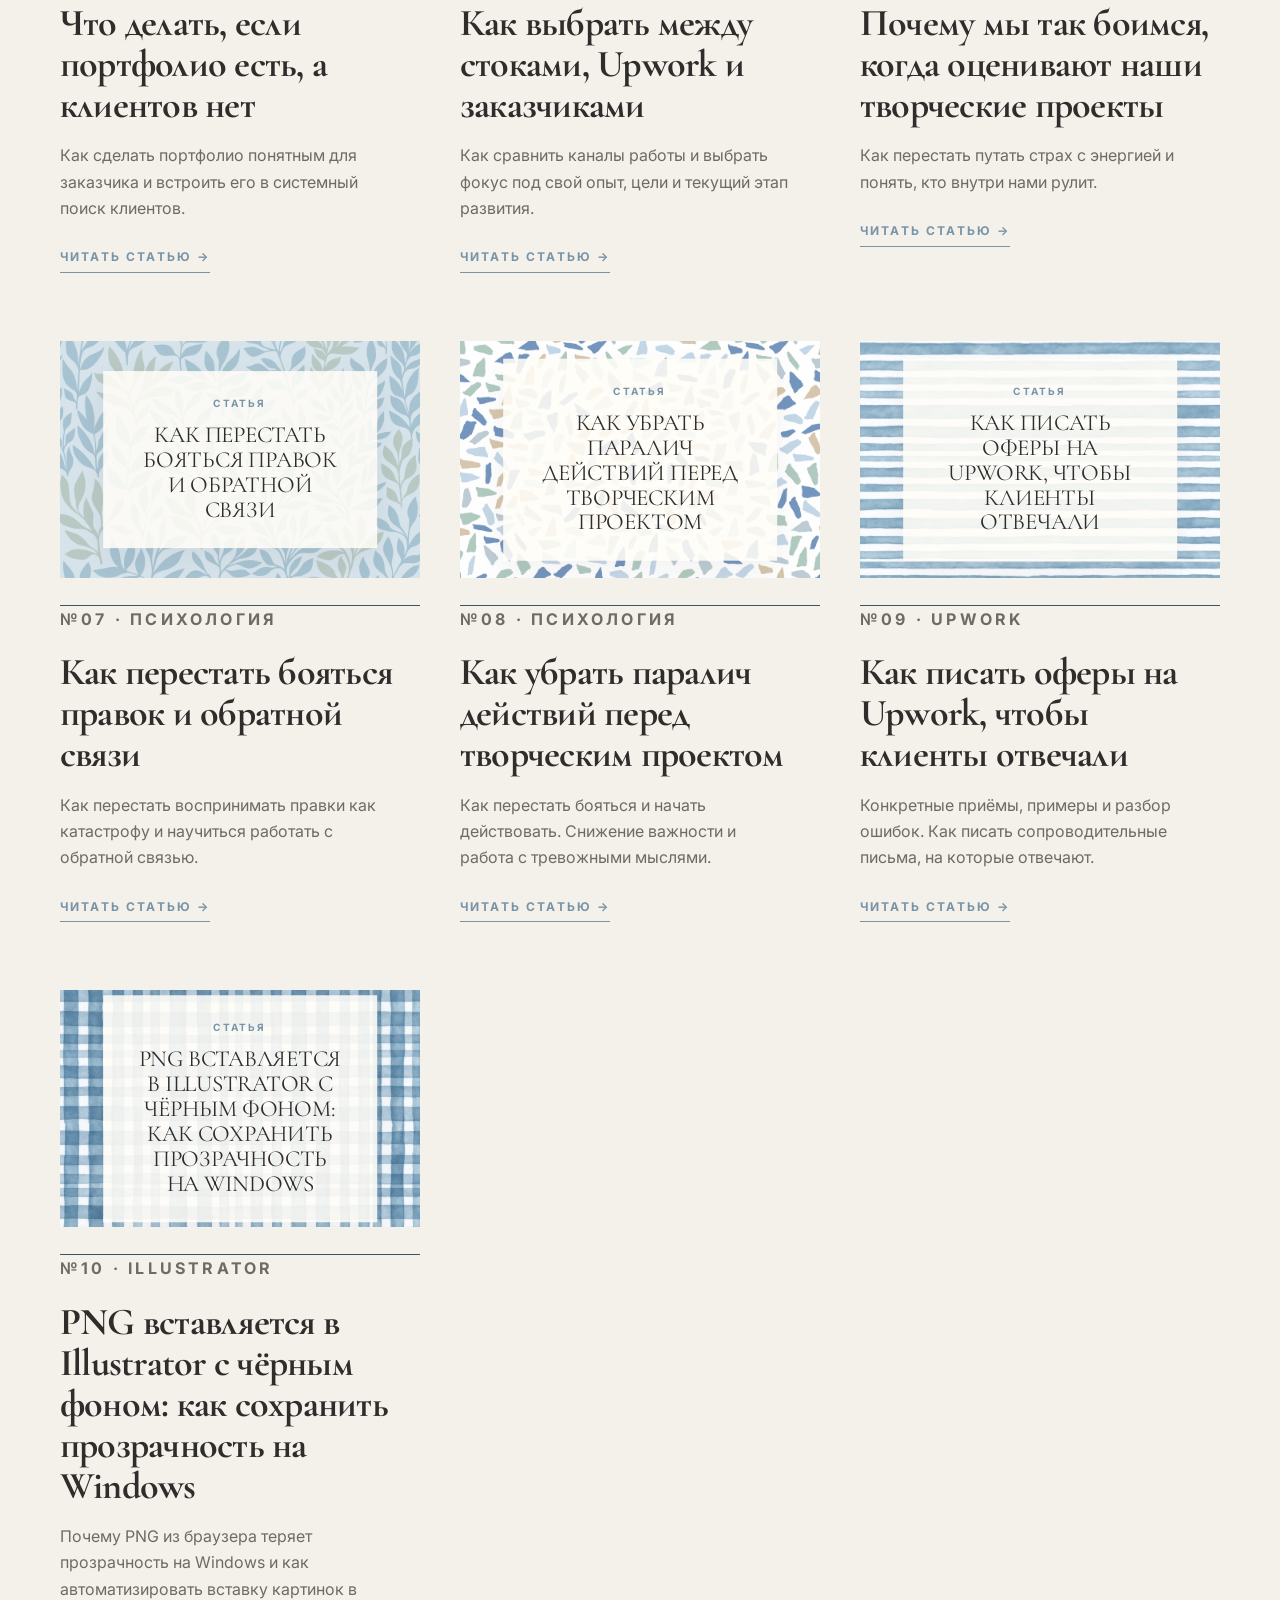
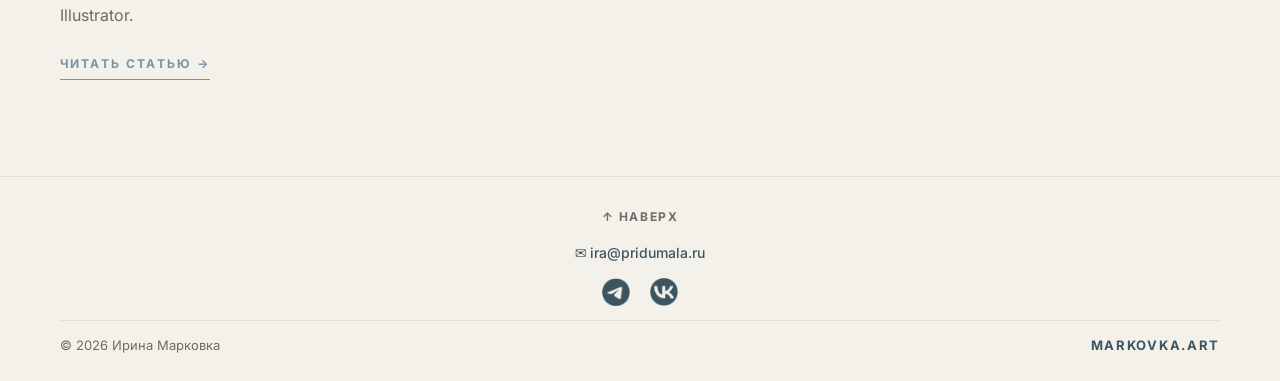
<file: articles.html>
<!doctype html>
<html lang="ru">
<head>
  <link rel="icon" type="image/png" href="favicon.png">
  <meta charset="utf-8">
  <meta name="viewport" content="width=device-width, initial-scale=1">
  <title>Статьи — Ирина Марковка</title>
  <meta name="description" content="Статьи для дизайнеров, иллюстраторов и авторов паттернов: клиенты, Upwork, портфолио, цены и развитие творческой карьеры.">
  <meta property="og:title" content="Статьи для дизайнеров и иллюстраторов">
  <meta property="og:description" content="Клиенты, Upwork, портфолио, цены и развитие творческой карьеры.">
  <meta property="og:image" content="cover1.jpg">
  <meta property="og:type" content="website">
  <link rel="preconnect" href="https://fonts.googleapis.com">
  <link rel="preconnect" href="https://fonts.gstatic.com" crossorigin>
  <link href="https://fonts.googleapis.com/css2?family=Cormorant+Garamond:wght@400;500;600&family=Inter:wght@400;500;600;700;800&display=swap" rel="stylesheet">
  <link rel="stylesheet" href="style.css">

  <!-- Google Analytics -->
  <script async src="https://www.googletagmanager.com/gtag/js?id=G-EKBG47SY8M"></script>
  <script>
  window.dataLayer = window.dataLayer || [];
  function gtag(){dataLayer.push(arguments);}
  gtag('js', new Date());
  gtag('config', 'G-EKBG47SY8M');
  </script>
</head>

<body>

<header class="site-header">
  <a class="brand" href="index.html" aria-label="Markovka">
    <img src="logo-markovka.png" alt="Markovka">
  </a>

  <input class="nav-toggle" type="checkbox" id="nav-toggle">
  <label class="burger" for="nav-toggle" aria-label="Открыть меню">
    <span></span>
    <span></span>
    <span></span>
  </label>

  <nav class="nav" aria-label="Навигация">
  <a href="index.html">Главная</a>
  <a href="webinar.html">Вебинар</a>
  <a href="strategy.html">Стратегия</a>
  <a href="articles.html">Пишу</a>
  <a href="index.html#about">Обо мне</a>
</nav>

  <a class="header-link" href="https://docs.google.com/forms/d/1lf9KseqGWi2FmkiFGvXtNCnMNeQKkgYbypA-zxr-Fec/viewform" target="_blank" rel="noopener noreferrer">Оставить заявку</a>
</header>

<main>

<section class="articles-hero">
  <div class="container">
    <p class="eyebrow">Статьи · Кейсы · Практический опыт</p>
    <h1>Статьи для дизайнеров и иллюстраторов</h1>
    <p>
      Материалы о поиске клиентов, портфолио, Upwork, ценообразовании и развитии творческой карьеры.
      Каждая статья ведёт к практическим шагам, а не просто к вдохновению.
    </p>
  </div>
</section>

<section class="container articles-grid">

  <article class="article-card">
    <a class="article-card-link" href="article-01.html">
      <div class="article-cover">
        <img src="cover1.jpg" alt="Как я получила первого клиента на Upwork">
        <div class="article-cover-label">
          <span>Статья</span>
          <strong>Как я получила первого клиента на Upwork</strong>
        </div>
      </div>
    </a>
    <p class="article-meta">№01 · Upwork</p>
    <h2><a href="article-01.html">Как я получила первого клиента на Upwork</a></h2>
    <p>Как выбрать подходящий проект, написать конкретное предложение и получить первый заказ.</p>
    <a href="article-01.html">Читать статью →</a>
  </article>

  <article class="article-card">
    <a class="article-card-link" href="article-02.html">
      <div class="article-cover">
        <img src="cover2.jpg" alt="Как я получила статус Expert Vetted на Upwork">
        <div class="article-cover-label">
          <span>Статья</span>
          <strong>Как я получила статус Expert Vetted на Upwork</strong>
        </div>
      </div>
    </a>
    <p class="article-meta">№02 · Upwork</p>
    <h2><a href="article-02.html">Как я получила статус Expert Vetted на Upwork</a></h2>
    <p>Не про удачу и не про алгоритмы. История о том, как долгосрочная работа с клиентами привела к статусу Expert Vetted.</p>
    <a href="article-02.html">Читать статью →</a>
  </article>

  <article class="article-card">
    <a class="article-card-link" href="article-03.html">
      <div class="article-cover">
        <img src="cover3.jpg" alt="Какие вопросы мне задавали на интервью Expert Vetted">
        <div class="article-cover-label">
          <span>Статья</span>
          <strong>Какие вопросы мне задавали на интервью Expert Vetted</strong>
        </div>
      </div>
    </a>
    <p class="article-meta">№03 · Upwork</p>
    <h2><a href="article-03.html">Какие вопросы мне задавали на интервью Expert Vetted</a></h2>
    <p>Как проходил разговор с командой Upwork, сколько длился звонок и какие вопросы задавали о проектах, клиентах и ставках.</p>
    <a href="article-03.html">Читать статью →</a>
  </article>

  <article class="article-card">
    <a class="article-card-link" href="article-04.html">
      <div class="article-cover">
        <img src="cover4.jpg" alt="Что делать если портфолио есть а клиентов нет">
        <div class="article-cover-label">
          <span>Статья</span>
          <strong>Что делать, если портфолио есть, а клиентов нет</strong>
        </div>
      </div>
    </a>
    <p class="article-meta">№04 · Портфолио</p>
    <h2><a href="article-04.html">Что делать, если портфолио есть, а клиентов нет</a></h2>
    <p>Как сделать портфолио понятным для заказчика и встроить его в системный поиск клиентов.</p>
    <a href="article-04.html">Читать статью →</a>
  </article>

  <article class="article-card">
    <a class="article-card-link" href="article-05.html">
      <div class="article-cover">
        <img src="cover5.jpg" alt="Как выбрать между стоками Upwork и заказчиками">
        <div class="article-cover-label">
          <span>Статья</span>
          <strong>Как выбрать между стоками, Upwork и заказчиками</strong>
        </div>
      </div>
    </a>
    <p class="article-meta">№05 · Карьера</p>
    <h2><a href="article-05.html">Как выбрать между стоками, Upwork и заказчиками</a></h2>
    <p>Как сравнить каналы работы и выбрать фокус под свой опыт, цели и текущий этап развития.</p>
    <a href="article-05.html">Читать статью →</a>
  </article>

  <article class="article-card">
    <a class="article-card-link" href="article-06.html">
      <div class="article-cover">
        <img src="cover6.jpg" alt="Почему мы так боимся, когда оценивают наши творческие проекты">
        <div class="article-cover-label">
          <span>Статья</span>
          <strong>Почему мы так боимся, когда оценивают наши творческие проекты</strong>
        </div>
      </div>
    </a>
    <p class="article-meta">№06 · Психология</p>
    <h2><a href="article-06.html">Почему мы так боимся, когда оценивают наши творческие проекты</a></h2>
    <p>Как перестать путать страх с энергией и понять, кто внутри нами рулит.</p>
    <a href="article-06.html">Читать статью →</a>
  </article>

  <article class="article-card">
    <a class="article-card-link" href="article-07.html">
      <div class="article-cover">
        <img src="cover7.jpg" alt="Как перестать бояться правок и обратной связи">
        <div class="article-cover-label">
          <span>Статья</span>
          <strong>Как перестать бояться правок и обратной связи</strong>
        </div>
      </div>
    </a>
    <p class="article-meta">№07 · Психология</p>
    <h2><a href="article-07.html">Как перестать бояться правок и обратной связи</a></h2>
    <p>Как перестать воспринимать правки как катастрофу и научиться работать с обратной связью.</p>
    <a href="article-07.html">Читать статью →</a>
  </article>

  <article class="article-card">
    <a class="article-card-link" href="article-08.html">
      <div class="article-cover">
        <img src="cover8.jpg" alt="Как убрать паралич действий перед творческим проектом">
        <div class="article-cover-label">
          <span>Статья</span>
          <strong>Как убрать паралич действий перед творческим проектом</strong>
        </div>
      </div>
    </a>
    <p class="article-meta">№08 · Психология</p>
    <h2><a href="article-08.html">Как убрать паралич действий перед творческим проектом</a></h2>
    <p>Как перестать бояться и начать действовать. Снижение важности и работа с тревожными мыслями.</p>
    <a href="article-08.html">Читать статью →</a>
  </article>

  <article class="article-card">
    <a class="article-card-link" href="article-09.html">
      <div class="article-cover">
        <img src="cover9.jpg" alt="Как писать оферы на Upwork, чтобы клиенты отвечали">
        <div class="article-cover-label">
          <span>Статья</span>
          <strong>Как писать оферы на Upwork, чтобы клиенты отвечали</strong>
        </div>
      </div>
    </a>
    <p class="article-meta">№09 · Upwork</p>
    <h2><a href="article-09.html">Как писать оферы на Upwork, чтобы клиенты отвечали</a></h2>
    <p>Конкретные приёмы, примеры и разбор ошибок. Как писать сопроводительные письма, на которые отвечают.</p>
    <a href="article-09.html">Читать статью →</a>
  </article>

  <article class="article-card">
    <a class="article-card-link" href="article-10.html">
      <div class="article-cover">
        <img src="cover10.png" alt="PNG вставляется в Illustrator с чёрным фоном">
        <div class="article-cover-label">
          <span>Статья</span>
          <strong>PNG вставляется в Illustrator с чёрным фоном: как сохранить прозрачность на Windows</strong>
        </div>
      </div>
    </a>
    <p class="article-meta">№10 · Illustrator</p>
    <h2><a href="article-10.html">PNG вставляется в Illustrator с чёрным фоном: как сохранить прозрачность на Windows</a></h2>
    <p>Почему PNG из браузера теряет прозрачность на Windows и как автоматизировать вставку картинок в Illustrator.</p>
    <a href="article-10.html">Читать статью →</a>
  </article>

</section>

</main>

<footer class="footer">
  <div class="container">

    <!-- ССЫЛКА "НАВЕРХ" -->
    <div class="footer-top">
      <a href="#" class="back-to-top" aria-label="Наверх">↑ Наверх</a>
    </div>

    <!-- ПОЧТА -->
    <div class="footer-email">
      <a href="mailto:ira@pridumala.ru">✉ ira@pridumala.ru</a>
    </div>

    <!-- ИКОНКИ СОЦСЕТЕЙ -->
    <div class="footer-icons">
      <a href="https://t.me/markovka_pattern" target="_blank" rel="noopener noreferrer">
        <img src="icon-tg.png" alt="Telegram" width="28" height="28">
      </a>
      <a href="https://vk.com/markovka" target="_blank" rel="noopener noreferrer">
        <img src="icon-vk.png" alt="VK" width="28" height="28">
      </a>
    </div>

    <!-- КОПИРАЙТ -->
    <div class="footer-bottom">
      <span>© 2026 Ирина Марковка</span>
      <a href="https://markovka.art" target="_blank" rel="noopener noreferrer">Markovka.art</a>
    </div>

  </div>
</footer>

<!-- ПЛАВНАЯ ПРОКРУТКА -->
<script>
document.addEventListener('DOMContentLoaded', function() {
  const backToTop = document.querySelector('.back-to-top');
  if (backToTop) {
    backToTop.addEventListener('click', function(e) {
      e.preventDefault();
      window.scrollTo({ top: 0, behavior: 'smooth' });
    });
  }
});
</script>

</body>
</html>
</file>
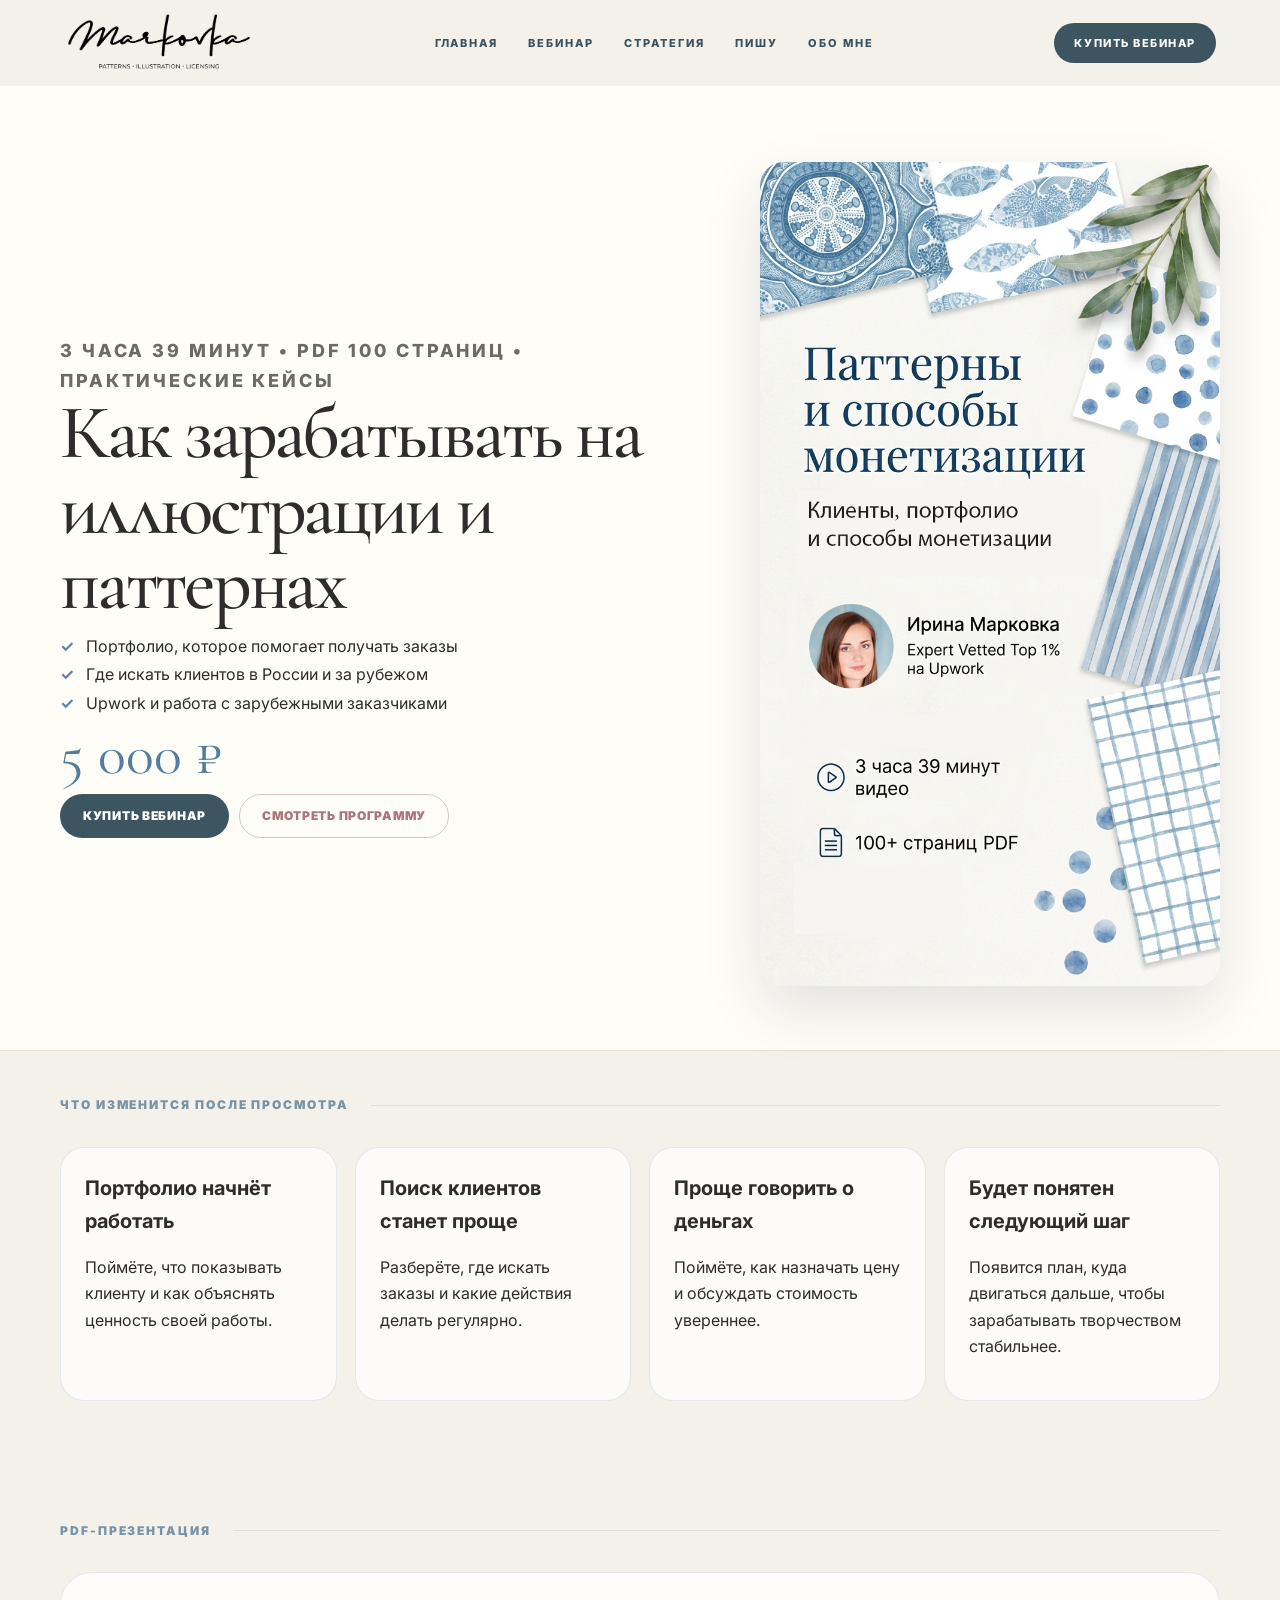
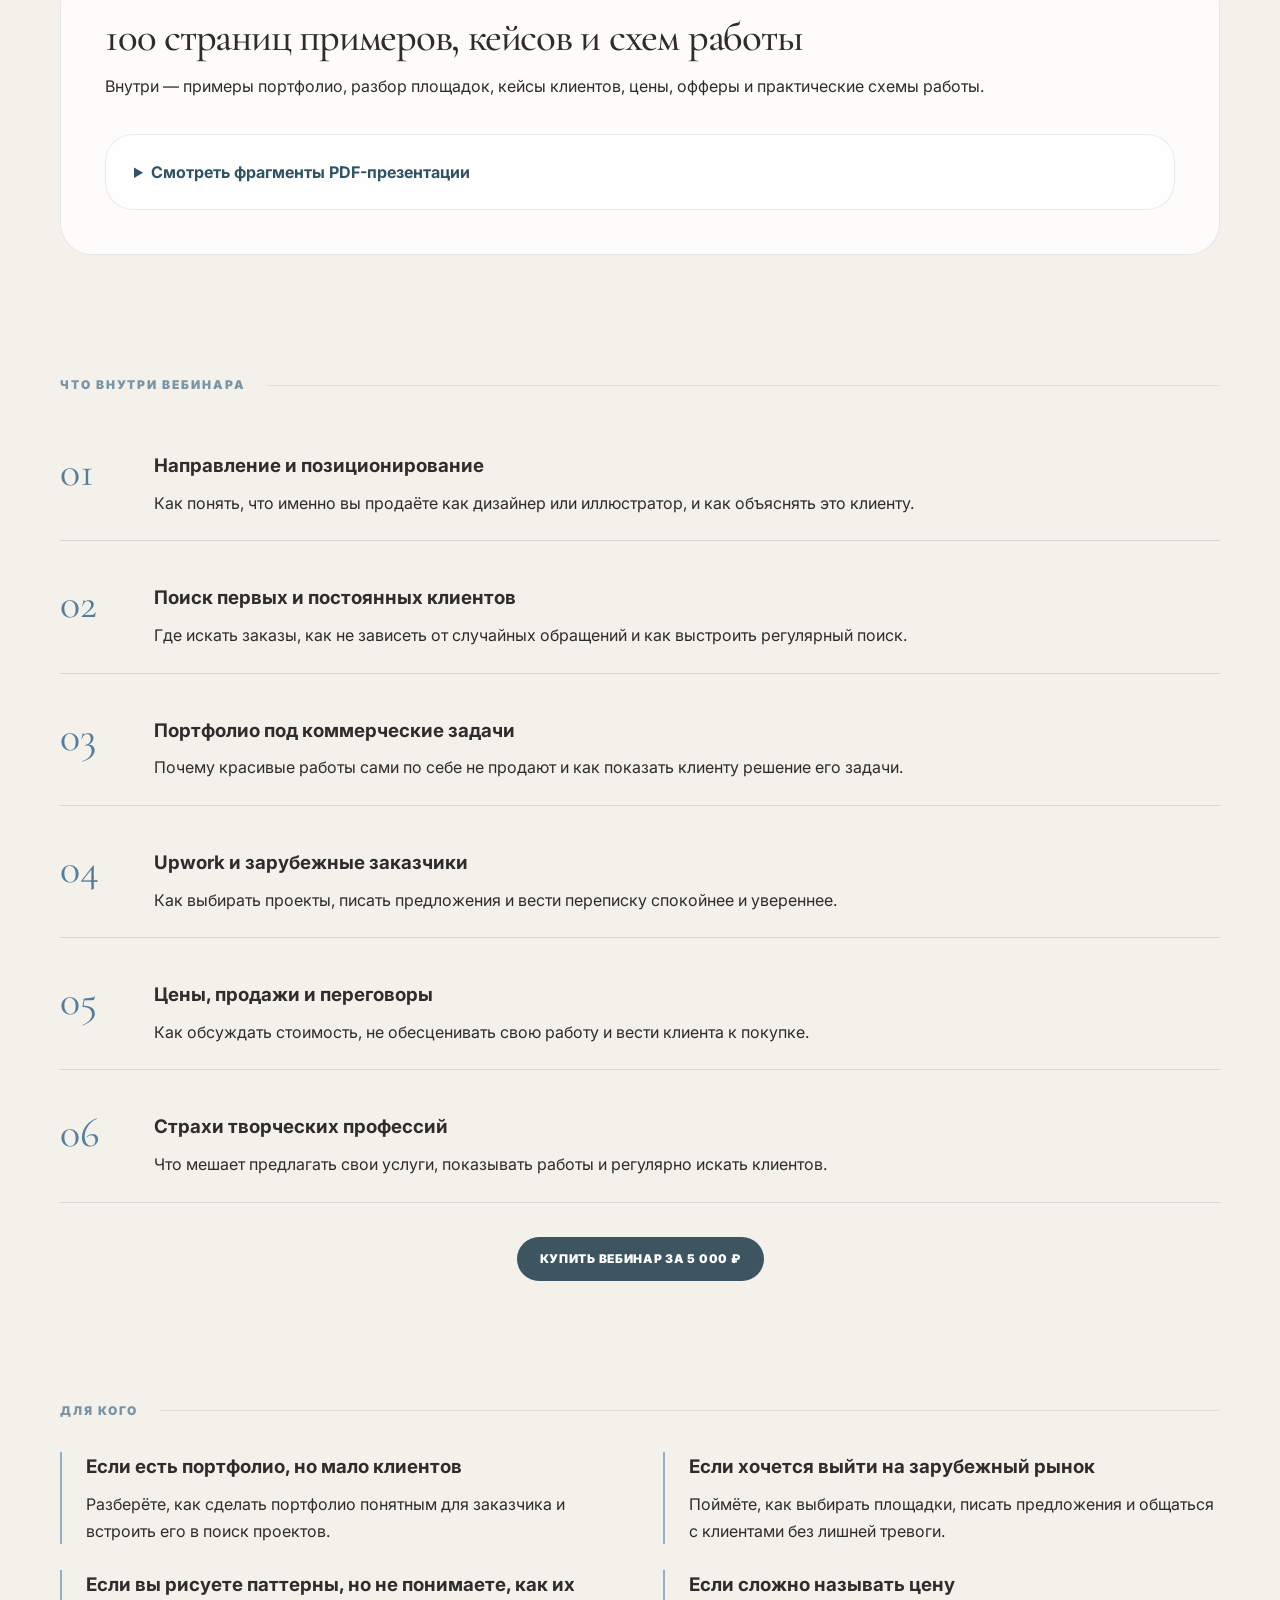
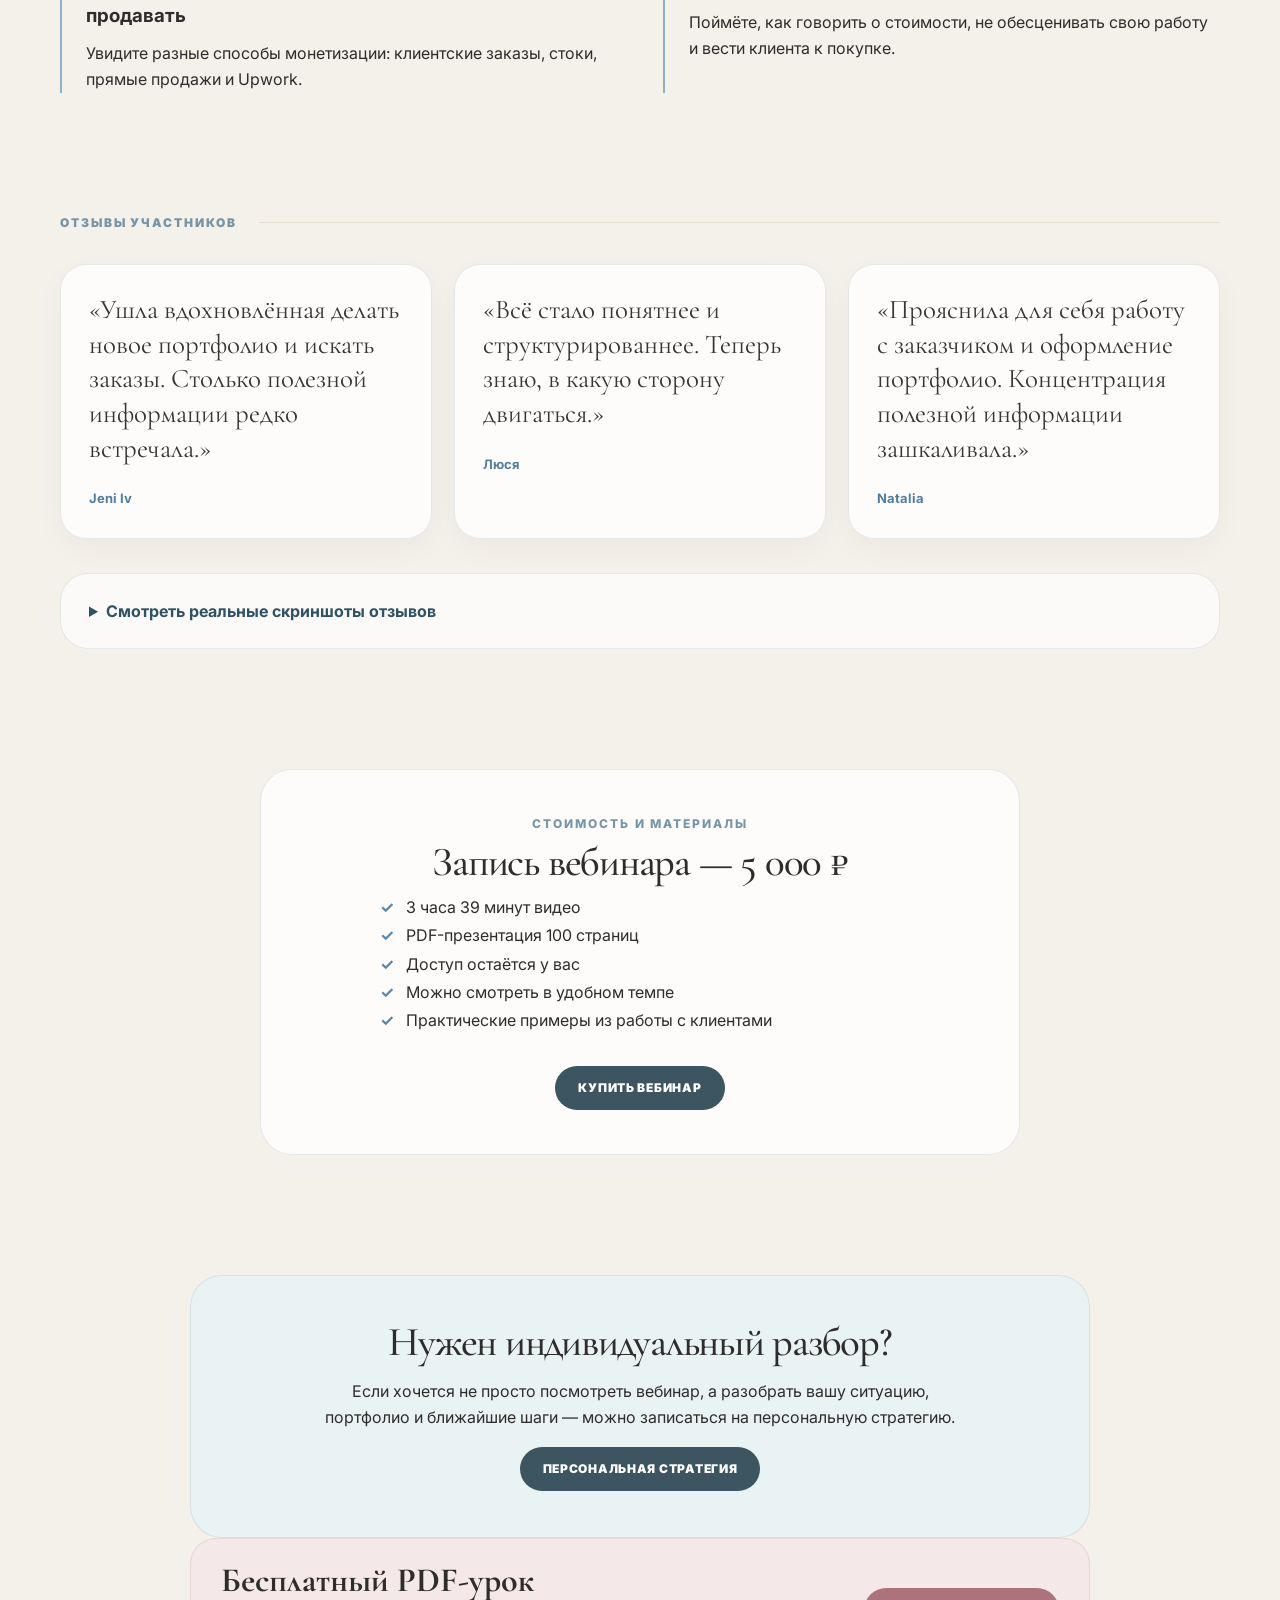
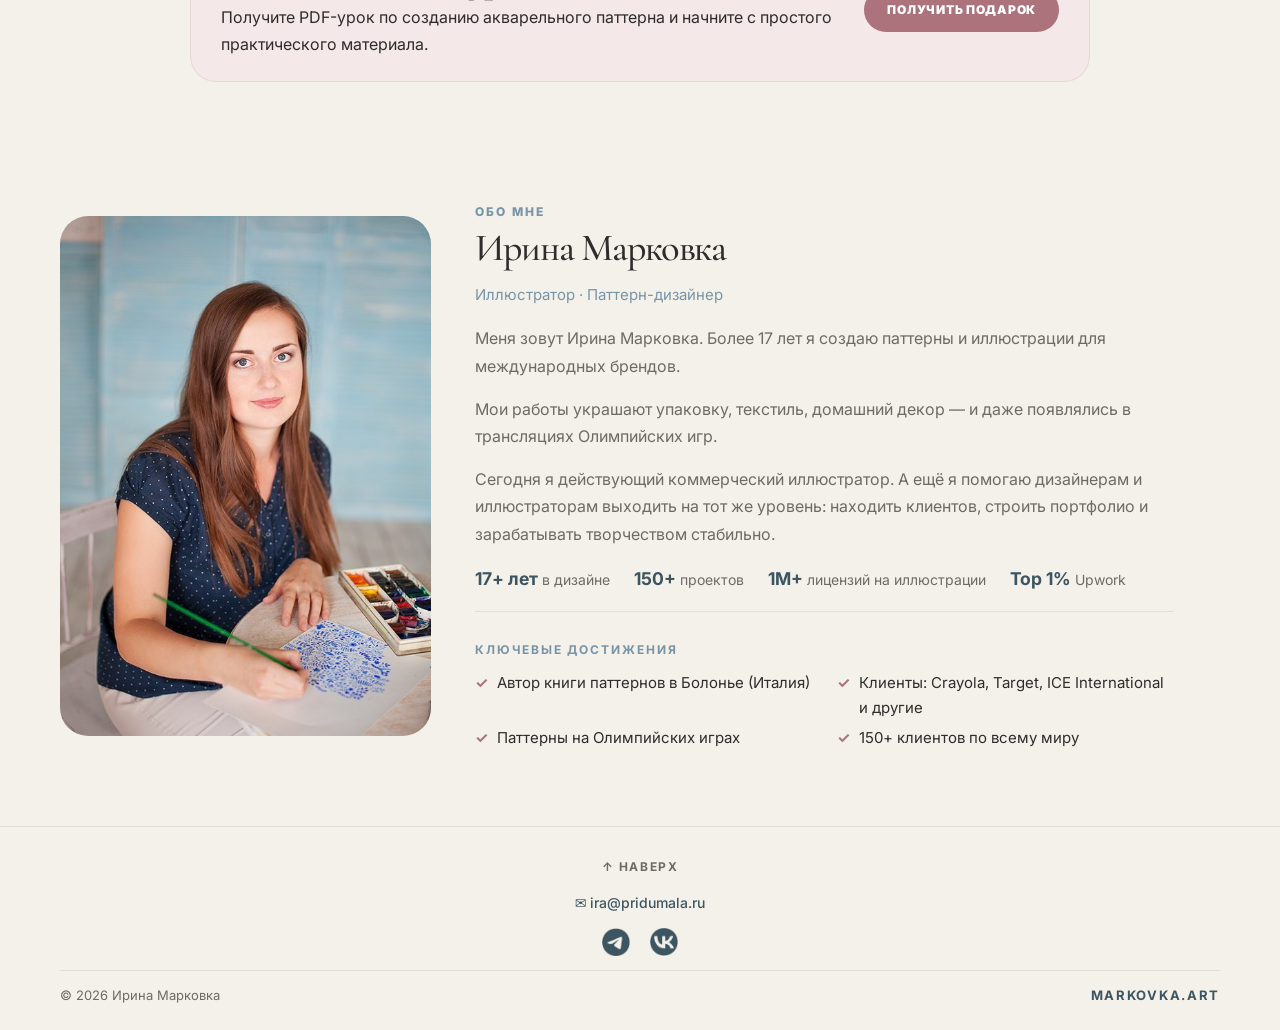
<file: webinar.html>
<!doctype html>
<html lang="ru">
<head>
  <link rel="icon" type="image/png" href="favicon.png">
  <meta charset="utf-8">
  <meta name="viewport" content="width=device-width, initial-scale=1">
  <title>Вебинар — Как зарабатывать на иллюстрации и паттернах</title>
  <meta name="description" content="Практический вебинар для дизайнеров, иллюстраторов и авторов паттернов: портфолио, клиенты, Upwork, цены и продажи творческих услуг.">
  <meta property="og:title" content="Как зарабатывать на иллюстрации и паттернах">
  <meta property="og:description" content="Запись вебинара 3 часа 39 минут и PDF 100 страниц.">
  <meta property="og:image" content="webinar-cover2.png">
  <meta property="og:type" content="website">

  <link rel="preconnect" href="https://fonts.googleapis.com">
  <link rel="preconnect" href="https://fonts.gstatic.com" crossorigin>
  <link href="https://fonts.googleapis.com/css2?family=Cormorant+Garamond:wght@400;500;600&family=Inter:wght@400;500;600;700;800&display=swap" rel="stylesheet">
  <link rel="stylesheet" href="style.css">

  <style>
    .hero-grid {
      display: grid;
      grid-template-columns: minmax(0, 1fr) minmax(300px, 460px);
      gap: 54px;
      align-items: center;
    }

    .hero-cover img {
      width: 100%;
      max-width: 460px;
      border-radius: 24px;
      box-shadow: 0 24px 60px rgba(20, 35, 45, 0.12);
      display: block;
    }

    .hero-benefits {
      list-style: none;
      padding: 0;
      margin: 14px 0 0;
    }

    .hero-benefits li {
      position: relative;
      padding-left: 26px;
      margin-bottom: 6px;
      font-size: 16px;
      line-height: 1.4;
    }

    .hero-benefits li:before {
      content: "✓";
      position: absolute;
      left: 0;
      color: #5b84a8;
      font-weight: 700;
    }

    .hero-price {
      margin: 12px 0 6px;
      font-family: "Cormorant Garamond", serif;
      font-size: clamp(36px, 5vw, 58px);
      line-height: 1;
      color: #527d9e;
    }

    .webinar-strip {
      display: grid;
      grid-template-columns: repeat(4, 1fr);
      gap: 18px;
    }

    .strip-item {
      padding: 24px;
      border-radius: 24px;
      background: rgba(255,255,255,0.72);
      border: 1px solid rgba(90,120,140,0.15);
    }

    .strip-item strong {
      display: block;
      font-size: 20px;
      margin-bottom: 8px;
    }

    .program-list {
      display: grid;
      gap: 18px;
      margin-top: 28px;
    }

    .program-row {
      display: grid;
      grid-template-columns: 72px 1fr;
      gap: 22px;
      padding: 24px 0;
      border-bottom: 1px solid rgba(80,100,115,0.18);
    }

    .program-number {
      font-family: "Cormorant Garamond", serif;
      font-size: 42px;
      color: #527d9e;
      line-height: 1;
    }

    .program-row h3 {
      margin: 0 0 8px;
    }

    .program-row p {
      margin: 0;
    }

    .audience-list {
      display: grid;
      grid-template-columns: 1fr 1fr;
      gap: 26px 46px;
      margin-top: 28px;
    }

    .audience-item {
      padding-left: 24px;
      border-left: 2px solid #8fb0c7;
    }

    .audience-item h3 {
      margin: 0 0 8px;
    }

    .audience-item p {
      margin: 0;
    }

    .pdf-intro-box {
      padding: 44px;
      border-radius: 32px;
      background: rgba(255,255,255,0.78);
      border: 1px solid rgba(90,120,140,0.15);
    }

    .pdf-intro-box h2 {
      margin-top: 0;
    }

    .pdf-gallery {
      display: grid;
      grid-template-columns: repeat(4, 1fr);
      gap: 18px;
      padding: 0 28px 28px;
    }

    .pdf-shot {
      background: rgba(255,255,255,0.78);
      border: 1px solid rgba(90,120,140,0.15);
      border-radius: 22px;
      overflow: hidden;
      box-shadow: 0 16px 42px rgba(20, 35, 45, 0.08);
    }

    .pdf-shot img {
      width: 100%;
      display: block;
      aspect-ratio: 4 / 3;
      object-fit: cover;
      object-position: center;
    }

    .pdf-shot p {
      margin: 0;
      padding: 14px 16px 18px;
      font-size: 15px;
      line-height: 1.45;
    }

    .reviews-summary {
      display: grid;
      grid-template-columns: repeat(3, 1fr);
      gap: 22px;
      margin-top: 28px;
    }

    .review-card {
      padding: 28px;
      border-radius: 26px;
      background: rgba(255,255,255,0.78);
      border: 1px solid rgba(90,120,140,0.15);
    }

    .review-card p {
      margin: 0 0 18px;
    }

    .review-card footer {
      font-weight: 700;
      color: #527d9e;
    }

    .reviews-details {
      margin-top: 34px;
      border-radius: 28px;
      background: rgba(255,255,255,0.68);
      border: 1px solid rgba(90,120,140,0.15);
      overflow: hidden;
    }

    .reviews-details summary {
      cursor: pointer;
      padding: 24px 28px;
      font-weight: 700;
      color: #2f5364;
    }

    .review-screens-grid {
      display: grid;
      grid-template-columns: repeat(4, 1fr);
      gap: 18px;
      padding: 0 28px 28px;
    }

    .review-screens-grid img {
      width: 100%;
      border-radius: 18px;
      display: block;
      box-shadow: 0 12px 32px rgba(20, 35, 45, 0.12);
    }

    .price-box {
      max-width: 760px;
      margin: 0 auto;
      padding: 44px;
      border-radius: 32px;
      background: rgba(255,255,255,0.78);
      border: 1px solid rgba(90,120,140,0.15);
      text-align: center;
    }

    .price-box .hero-benefits {
      text-align: left;
      max-width: 520px;
      margin-left: auto;
      margin-right: auto;
    }

    .center-actions {
      justify-content: center;
      margin-top: 34px;
    }

    .final-stack {
      display: grid;
      gap: 24px;
    }

    .strategy-feature {
      padding: 46px;
      border-radius: 32px;
      background: #eaf3f4;
      border: 1px solid rgba(90,120,140,0.14);
      max-width: 900px;
      margin: 0 auto;
      text-align: center;
    }

    .strategy-feature h2 {
      margin-top: 0;
    }

    .strategy-feature p {
      max-width: 640px;
      margin-left: auto;
      margin-right: auto;
    }

    .leadmagnet-strip {
      max-width: 900px;
      margin: 0 auto;
      padding: 24px 30px;
      border-radius: 26px;
      background: #f4e8e8;
      border: 1px solid rgba(140,90,100,0.12);
      display: grid;
      grid-template-columns: 1fr auto;
      gap: 22px;
      align-items: center;
    }

    .leadmagnet-strip h3 {
      margin: 0 0 6px;
      font-family: "Cormorant Garamond", serif;
      font-size: 34px;
      line-height: 1.05;
    }

    .leadmagnet-strip p {
      margin: 0;
    }

    .about-card-compact {
      display: flex;
      gap: 44px;
      align-items: center;
    }
    .about-card-compact .about-image {
      max-width: 32%;
      flex-shrink: 0;
    }
    .about-card-compact .about-image img {
      width: 100%;
      aspect-ratio: 1/1.2;
      object-fit: cover;
      border-radius: 24px;
    }
    .about-card-compact .about-copy {
      flex: 1;
    }

    @media (max-width: 900px) {
      .hero-grid,
      .webinar-strip,
      .audience-list,
      .pdf-gallery,
      .reviews-summary,
      .review-screens-grid,
      .leadmagnet-strip {
        grid-template-columns: 1fr;
      }

      .hero-grid {
        gap: 28px;
      }

      .hero-copy {
        order: 1;
      }

      .hero-cover {
        order: 2;
      }

      .hero-cover img {
        max-width: 100%;
        border-radius: 18px;
      }

      .articles-hero h1 {
        font-size: clamp(46px, 14vw, 74px);
        line-height: 0.95;
      }

      .actions .button {
        width: 100%;
        justify-content: center;
      }

      .program-row {
        grid-template-columns: 1fr;
        gap: 8px;
      }

      .price-box,
      .pdf-intro-box,
      .strategy-feature {
        padding: 30px 22px;
      }

      .pdf-shot img {
        aspect-ratio: auto;
      }

      .leadmagnet-strip {
        text-align: center;
        padding: 24px 22px;
      }

      .about-card-compact {
        flex-direction: column;
        gap: 28px;
      }
      .about-card-compact .about-image {
        max-width: 60%;
      }
      .about-card-compact .about-copy ul {
        grid-template-columns: 1fr;
      }
    }

    @media (max-width: 640px) {
      .hero-benefits li {
        font-size: 14px;
        margin-bottom: 4px;
      }
      .hero-benefits {
        margin: 10px 0 0;
      }
      .hero-price {
        font-size: 30px;
        margin: 8px 0 4px;
      }
      .actions .button {
        font-size: 11px;
        min-height: 38px;
        padding: 0 16px;
        width: 100%;
        justify-content: center;
      }
    }
  </style>

  <!-- Google Analytics -->
  <script async src="https://www.googletagmanager.com/gtag/js?id=G-EKBG47SY8M"></script>
  <script>
    window.dataLayer = window.dataLayer || [];
    function gtag(){dataLayer.push(arguments);}
    gtag('js', new Date());
    gtag('config', 'G-EKBG47SY8M');
  </script>
</head>

<body>
  <header class="site-header">
    <a class="brand" href="index.html" aria-label="Markovka">
      <img src="logo-markovka.png" alt="Markovka">
    </a>

    <input class="nav-toggle" type="checkbox" id="nav-toggle">
    <label class="burger" for="nav-toggle" aria-label="Открыть меню">
      <span></span>
      <span></span>
      <span></span>
    </label>

    <nav class="nav" aria-label="Навигация">
  <a href="index.html">Главная</a>
  <a href="webinar.html">Вебинар</a>
  <a href="strategy.html">Стратегия</a>
  <a href="articles.html">Пишу</a>
  <a href="index.html#about">Обо мне</a>
</nav>

    <a class="header-link" href="https://docs.google.com/forms/d/e/1FAIpQLSdtNIwjEwhyrS_S5xvC4GNTHMnZVz6UDMvT66RdPrq0_1zOiw/viewform?usp=dialog" target="_blank" rel="noopener noreferrer">Купить вебинар</a>
  </header>

  <main>
    <!-- ===== ГЕРОЙ ===== -->
    <section class="articles-hero webinar-hero">
      <div class="container hero-grid">
        <div class="hero-copy">
          <p class="eyebrow">3 часа 39 минут • PDF 100 страниц • Практические кейсы</p>

          <h1>Как зарабатывать на иллюстрации и паттернах</h1>

          <ul class="hero-benefits">
            <li>Портфолио, которое помогает получать заказы</li>
            <li>Где искать клиентов в России и за рубежом</li>
            <li>Upwork и работа с зарубежными заказчиками</li>
          </ul>

          <div class="hero-price">5 000 ₽</div>

          <div class="actions">
            <a class="button dark" href="https://docs.google.com/forms/d/e/1FAIpQLSdtNIwjEwhyrS_S5xvC4GNTHMnZVz6UDMvT66RdPrq0_1zOiw/viewform?usp=dialog" target="_blank" rel="noopener noreferrer">
              Купить вебинар
            </a>
            <a class="button light" href="#program">
              Смотреть программу
            </a>
          </div>
        </div>

        <div class="hero-cover">
          <img src="webinar-cover2.png" alt="Обложка вебинара Паттерны и способы монетизации">
        </div>
      </div>
    </section>

    <!-- ===== ОСТАЛЬНЫЕ СЕКЦИИ (без изменений) ===== -->
    <section class="section">
      <div class="container">
        <div class="section-label">
          <span>Что изменится после просмотра</span>
        </div>

        <div class="webinar-strip">
          <div class="strip-item">
            <strong>Портфолио начнёт работать</strong>
            <p>Поймёте, что показывать клиенту и как объяснять ценность своей работы.</p>
          </div>

          <div class="strip-item">
            <strong>Поиск клиентов станет проще</strong>
            <p>Разберёте, где искать заказы и какие действия делать регулярно.</p>
          </div>

          <div class="strip-item">
            <strong>Проще говорить о деньгах</strong>
            <p>Поймёте, как назначать цену и обсуждать стоимость увереннее.</p>
          </div>

          <div class="strip-item">
            <strong>Будет понятен следующий шаг</strong>
            <p>Появится план, куда двигаться дальше, чтобы зарабатывать творчеством стабильнее.</p>
          </div>
        </div>
      </div>
    </section>

    <section class="section">
      <div class="container">
        <div class="section-label">
          <span>PDF-презентация</span>
        </div>

        <div class="pdf-intro-box">
          <h2>100 страниц примеров, кейсов и схем работы</h2>
          <p>
            Внутри — примеры портфолио, разбор площадок, кейсы клиентов,
            цены, офферы и практические схемы работы.
          </p>

          <details class="reviews-details">
            <summary>Смотреть фрагменты PDF-презентации</summary>

            <div class="pdf-gallery">
              <article class="pdf-shot">
                <img src="pdf-monetization-map.jpg" alt="Способы заработка на иллюстрации">
                <p>Способы заработка на иллюстрации.</p>
              </article>

              <article class="pdf-shot">
                <img src="pdf-real-client-case.jpg" alt="Реальный клиентский кейс">
                <p>Кейс клиента: паттерн для бренда</p>
              </article>

              <article class="pdf-shot">
                <img src="pdf-portfolio-example.jpg" alt="Портфолио, которое помогает получать заказы">
                <p>Портфолио, которое помогает получать заказы.</p>
              </article>

              <article class="pdf-shot">
                <img src="pdf-mockups-and-tags.jpg" alt="Как сделать работы заметнее">
                <p>Как сделать работы заметнее.</p>
              </article>

              <article class="pdf-shot">
                <img src="pdf-upwork-job-selection.jpg" alt="Как выбирать вакансии на Upwork">
                <p>Как выбирать вакансии на Upwork.</p>
              </article>

              <article class="pdf-shot">
                <img src="pdf-pattern-pricing.jpg" alt="Реальные бюджеты клиентов">
                <p>Реальные бюджеты клиентов.</p>
              </article>

              <article class="pdf-shot">
                <img src="pdf-cover-letter-example.jpg" alt="Пример отклика на вакансию">
                <p>Пример отклика на вакансию.</p>
              </article>

              <article class="pdf-shot">
                <img src="pdf-client-red-flags.jpg" alt="Когда лучше отказаться от проекта">
                <p>Когда лучше отказаться от проекта.</p>
              </article>
            </div>
          </details>
        </div>
      </div>
    </section>

    <section class="section" id="program">
      <div class="container">
        <div class="section-label">
          <span>Что внутри вебинара</span>
        </div>

        <div class="program-list">
          <div class="program-row">
            <div class="program-number">01</div>
            <div>
              <h3>Направление и позиционирование</h3>
              <p>Как понять, что именно вы продаёте как дизайнер или иллюстратор, и как объяснять это клиенту.</p>
            </div>
          </div>

          <div class="program-row">
            <div class="program-number">02</div>
            <div>
              <h3>Поиск первых и постоянных клиентов</h3>
              <p>Где искать заказы, как не зависеть от случайных обращений и как выстроить регулярный поиск.</p>
            </div>
          </div>

          <div class="program-row">
            <div class="program-number">03</div>
            <div>
              <h3>Портфолио под коммерческие задачи</h3>
              <p>Почему красивые работы сами по себе не продают и как показать клиенту решение его задачи.</p>
            </div>
          </div>

          <div class="program-row">
            <div class="program-number">04</div>
            <div>
              <h3>Upwork и зарубежные заказчики</h3>
              <p>Как выбирать проекты, писать предложения и вести переписку спокойнее и увереннее.</p>
            </div>
          </div>

          <div class="program-row">
            <div class="program-number">05</div>
            <div>
              <h3>Цены, продажи и переговоры</h3>
              <p>Как обсуждать стоимость, не обесценивать свою работу и вести клиента к покупке.</p>
            </div>
          </div>

          <div class="program-row">
            <div class="program-number">06</div>
            <div>
              <h3>Страхи творческих профессий</h3>
              <p>Что мешает предлагать свои услуги, показывать работы и регулярно искать клиентов.</p>
            </div>
          </div>
        </div>

        <div class="actions center-actions">
          <a class="button dark" href="https://docs.google.com/forms/d/e/1FAIpQLSdtNIwjEwhyrS_S5xvC4GNTHMnZVz6UDMvT66RdPrq0_1zOiw/viewform?usp=dialog" target="_blank" rel="noopener noreferrer">
            Купить вебинар за 5 000 ₽
          </a>
        </div>
      </div>
    </section>

    <section class="section">
      <div class="container">
        <div class="section-label">
          <span>Для кого</span>
        </div>

        <div class="audience-list">
          <div class="audience-item">
            <h3>Если есть портфолио, но мало клиентов</h3>
            <p>Разберёте, как сделать портфолио понятным для заказчика и встроить его в поиск проектов.</p>
          </div>

          <div class="audience-item">
            <h3>Если хочется выйти на зарубежный рынок</h3>
            <p>Поймёте, как выбирать площадки, писать предложения и общаться с клиентами без лишней тревоги.</p>
          </div>

          <div class="audience-item">
            <h3>Если вы рисуете паттерны, но не понимаете, как их продавать</h3>
            <p>Увидите разные способы монетизации: клиентские заказы, стоки, прямые продажи и Upwork.</p>
          </div>

          <div class="audience-item">
            <h3>Если сложно называть цену</h3>
            <p>Поймёте, как говорить о стоимости, не обесценивать свою работу и вести клиента к покупке.</p>
          </div>
        </div>
      </div>
    </section>

    <section class="section reviews" id="reviews">
      <div class="container">
        <div class="section-label">
          <span>Отзывы участников</span>
        </div>

        <div class="reviews-summary">
          <blockquote class="review-card">
            <p>«Ушла вдохновлённая делать новое портфолио и искать заказы. Столько полезной информации редко встречала.»</p>
            <footer>Jeni Iv</footer>
          </blockquote>

          <blockquote class="review-card">
            <p>«Всё стало понятнее и структурированнее. Теперь знаю, в какую сторону двигаться.»</p>
            <footer>Люся</footer>
          </blockquote>

          <blockquote class="review-card">
            <p>«Прояснила для себя работу с заказчиком и оформление портфолио. Концентрация полезной информации зашкаливала.»</p>
            <footer>Natalia</footer>
          </blockquote>
        </div>

        <details class="reviews-details">
          <summary>Смотреть реальные скриншоты отзывов</summary>

          <div class="review-screens-grid">
            <img src="review-jeni.jpg" alt="Отзыв участницы Jeni Iv">
            <img src="review-lusia.jpg" alt="Отзыв участницы Люся">
            <img src="review-natalia.jpg" alt="Отзыв участницы Natalia">
            <img src="review-olga.jpg" alt="Отзыв участницы Olga">
          </div>
        </details>
      </div>
    </section>

    <section class="section">
      <div class="container">
        <div class="price-box">
          <p class="eyebrow">Стоимость и материалы</p>
          <h2>Запись вебинара — 5 000 ₽</h2>

          <ul class="hero-benefits">
            <li>3 часа 39 минут видео</li>
            <li>PDF-презентация 100 страниц</li>
            <li>Доступ остаётся у вас</li>
            <li>Можно смотреть в удобном темпе</li>
            <li>Практические примеры из работы с клиентами</li>
          </ul>

          <div class="actions center-actions">
            <a class="button dark" href="https://docs.google.com/forms/d/e/1FAIpQLSdtNIwjEwhyrS_S5xvC4GNTHMnZVz6UDMvT66RdPrq0_1zOiw/viewform?usp=dialog" target="_blank" rel="noopener noreferrer">
              Купить вебинар
            </a>
          </div>
        </div>
      </div>
    </section>

    <section class="section final-stack">
      <div class="container">
        <article class="strategy-feature">
          <h2>Нужен индивидуальный разбор?</h2>
          <p>
            Если хочется не просто посмотреть вебинар, а разобрать вашу ситуацию,
            портфолио и ближайшие шаги — можно записаться на персональную стратегию.
          </p>
          <a class="button dark" href="strategy.html">
            Персональная стратегия
          </a>
        </article>

        <article class="leadmagnet-strip">
          <div>
            <h3>Бесплатный PDF-урок</h3>
            <p>
              Получите PDF-урок по созданию акварельного паттерна и начните с простого практического материала.
            </p>
          </div>

          <a class="button rose" href="https://docs.google.com/forms/d/e/1FAIpQLSfivsLEwUJN-eb4UyP88oJZa9PAojtXL4liqwIVAjbib8wV5g/viewform?usp=header" target="_blank" rel="noopener noreferrer">
            Получить подарок
          </a>
        </article>
      </div>
    </section>

    <!-- ===== БЛОК "ОБО МНЕ" ===== -->
    <section class="section about" id="about">
      <div class="container about-card-compact">
        <div class="about-image">
          <img src="about-irina.jpg" alt="Ирина Марковка">
        </div>
        <div class="about-copy">
          <p class="eyebrow">Обо мне</p>
          <h2 style="font-size: 2.4rem; margin-bottom: 4px;">Ирина Марковка</h2>
          <p style="font-size: 15px; color: var(--blue-light); margin-bottom: 18px;">Иллюстратор · Паттерн-дизайнер</p>

          <p style="font-size: 16px; line-height: 1.7; max-width: 100%; margin-bottom: 10px;">
            Меня зовут Ирина Марковка. Более 17 лет я создаю паттерны и иллюстрации для международных брендов.
          </p>
          <p style="font-size: 16px; line-height: 1.7; max-width: 100%; margin-bottom: 10px;">
            Мои работы украшают упаковку, текстиль, домашний декор — и даже появлялись в трансляциях Олимпийских игр.
          </p>
          <p style="font-size: 16px; line-height: 1.7; max-width: 100%; margin-bottom: 16px;">
            Сегодня я действующий коммерческий иллюстратор. А ещё я помогаю дизайнерам и иллюстраторам выходить на тот же уровень: находить клиентов, строить портфолио и зарабатывать творчеством стабильно.
          </p>

          <div style="display: flex; flex-wrap: wrap; gap: 8px 24px; margin: 16px 0 18px; font-size: 14px; color: var(--muted);">
            <span><strong style="color: var(--blue); font-size: 1.1rem;">17+ лет</strong> в дизайне</span>
            <span><strong style="color: var(--blue); font-size: 1.1rem;">150+</strong> проектов</span>
            <span><strong style="color: var(--blue); font-size: 1.1rem;">1M+</strong> лицензий на иллюстрации</span>
            <span><strong style="color: var(--blue); font-size: 1.1rem;">Top 1%</strong> Upwork</span>
          </div>

          <div style="border-top: 1px solid var(--line); padding-top: 16px;">
            <p style="font-size: 12px; font-weight: 700; color: var(--blue-light); letter-spacing: 0.16em; text-transform: uppercase; margin-bottom: 10px;">Ключевые достижения</p>
            <ul style="list-style: none; padding: 0; margin: 0; display: grid; grid-template-columns: 1fr 1fr; gap: 4px 24px; font-size: 15px; line-height: 1.7;">
              <li style="position: relative; padding-left: 22px;">
                <span style="position: absolute; left: 0; color: var(--rose); font-weight: 700;">✓</span>
                Автор книги паттернов в Болонье (Италия)
              </li>
              <li style="position: relative; padding-left: 22px;">
                <span style="position: absolute; left: 0; color: var(--rose); font-weight: 700;">✓</span>
                Клиенты: Crayola, Target, ICE International и другие
              </li>
              <li style="position: relative; padding-left: 22px;">
                <span style="position: absolute; left: 0; color: var(--rose); font-weight: 700;">✓</span>
                Паттерны на Олимпийских играх
              </li>
              <li style="position: relative; padding-left: 22px;">
                <span style="position: absolute; left: 0; color: var(--rose); font-weight: 700;">✓</span>
                150+ клиентов по всему миру
              </li>
            </ul>
          </div>
        </div>
      </div>
    </section>
  </main>

  <footer class="footer">
  <div class="container">

    <!-- ССЫЛКА "НАВЕРХ" -->
    <div class="footer-top">
      <a href="#" class="back-to-top" aria-label="Наверх">↑ Наверх</a>
    </div>

    <!-- ПОЧТА -->
    <div class="footer-email">
      <a href="mailto:ira@pridumala.ru">✉ ira@pridumala.ru</a>
    </div>

    <!-- ИКОНКИ СОЦСЕТЕЙ -->
    <div class="footer-icons">
      <a href="https://t.me/markovka_pattern" target="_blank" rel="noopener noreferrer">
        <img src="icon-tg.png" alt="Telegram" width="28" height="28">
      </a>
      <a href="https://vk.com/markovka" target="_blank" rel="noopener noreferrer">
        <img src="icon-vk.png" alt="VK" width="28" height="28">
      </a>
    </div>

    <!-- КОПИРАЙТ -->
    <div class="footer-bottom">
      <span>© 2026 Ирина Марковка</span>
      <a href="https://markovka.art" target="_blank" rel="noopener noreferrer">Markovka.art</a>
    </div>

  </div>
</footer>
</file>
<file: style.css>
:root {
  --bg: #f4f0ea;
  --paper: #fffdf8;
  --paper-soft: #fbf7f0;
  --paper-blue: #eef4f5;
  --ink: #2e2d2c;
  --muted: #6e6b66;
  --blue: #3c5561;
  --blue-light: #7894a7;
  --rose: #ad737c;
  --rose-soft: #f1e6e4;
  --line: #e5ded3;
  --radius: 36px;
  --shadow: 0 24px 60px rgba(53, 45, 36, .06);
}

* {
  box-sizing: border-box;
}
html {
  scroll-behavior: smooth;
}
body {
  margin: 0;
  background: var(--bg);
  color: var(--ink);
  font-family: Inter, system-ui, -apple-system, BlinkMacSystemFont, "Segoe UI", sans-serif;
  line-height: 1.65;
  -webkit-font-smoothing: antialiased;
}
a {
  color: inherit;
  text-decoration: none;
}
img {
  max-width: 100%;
  display: block;
}
.container {
  width: min(1160px, calc(100% - 56px));
  margin: 0 auto;
}

/* ===== ШАПКА ===== */
.site-header {
  height: 86px;
  display: grid;
  grid-template-columns: auto 1fr auto;
  align-items: center;
  gap: 32px;
  padding: 0 min(64px, 5vw);
}
.brand img {
  width: 190px;
  height: auto;
}
.nav {
  display: flex;
  justify-content: center;
  gap: 30px;
  color: #3b5360;
  font-size: 11px;
  font-weight: 800;
  letter-spacing: .18em;
  text-transform: uppercase;
}
.nav a:hover {
  color: var(--rose);
}
.header-link {
  display: inline-flex;
  align-items: center;
  justify-content: center;
  min-width: 138px;
  height: 40px;
  padding: 0 20px;
  border-radius: 999px;
  color: white;
  font-size: 11px;
  font-weight: 800;
  letter-spacing: .14em;
  text-transform: uppercase;
  background: var(--blue);
}

/* ===== ГЕРОЙ (ГЛАВНАЯ) ===== */
.hero {
  padding: 20px 0 10px;
}
.hero-card {
  display: grid;
  grid-template-columns: 1fr 0.7fr;
  gap: 30px;
  align-items: center;
  background: var(--paper);
  border-radius: 42px;
  padding: 24px 28px;
  box-shadow: var(--shadow);
}
.eyebrow,
.card-eyebrow {
  margin: 0 0 8px;
  color: var(--blue-light);
  font-size: 12px;
  font-weight: 800;
  letter-spacing: .16em;
  text-transform: uppercase;
}
.card-eyebrow {
  color: var(--rose);
  margin-bottom: 26px;
}
h1,
h2 {
  font-family: "Cormorant Garamond", Georgia, serif;
  font-weight: 500;
  line-height: .98;
  margin: 0;
  color: var(--ink);
}
h1 {
  font-size: clamp(38px, 5vw, 72px);
  letter-spacing: -.04em;
}
h2 {
  font-size: clamp(34px, 3.2vw, 48px);
  letter-spacing: -.03em;
}
.lead {
  font-weight: 700;
  font-size: 17px;
  line-height: 1.5;
  margin: 4px 0 0;
  max-width: 100%;
}

/* ===== ИСПРАВЛЕНО: .body-text теперь видимый ===== */
.body-text {
  font-size: 16px;
  line-height: 1.6;
  color: var(--muted);
}

.keywords {
  display: none;
}
.actions {
  display: flex;
  flex-wrap: wrap;
  gap: 10px;
  margin-top: 10px;
}
.button {
  display: inline-flex;
  align-items: center;
  justify-content: center;
  min-height: 44px;
  padding: 0 22px;
  border-radius: 999px;
  border: 1px solid transparent;
  font-size: 12px;
  font-weight: 900;
  letter-spacing: .06em;
  text-transform: uppercase;
  transition: .2s ease;
}
.button:hover {
  transform: translateY(-1px);
}
.button.dark {
  background: var(--blue);
  color: white;
}
.button.light {
  background: transparent;
  color: var(--rose);
  border-color: #d9c7c6;
}
.button.rose {
  background: var(--rose);
  color: white;
}
.hero-image {
  min-height: auto;
  max-width: 100%;
}
.hero-image img {
  width: 100%;
  aspect-ratio: 1/1.2;
  object-fit: cover;
  border-radius: 24px;
}

/* ===== ГЕРОЙ (ВЕБИНАР) ===== */
.hero-grid {
  display: grid;
  grid-template-columns: minmax(0, 1fr) minmax(300px, 460px);
  gap: 54px;
  align-items: center;
}
.hero-cover img {
  width: 100%;
  max-width: 460px;
  border-radius: 24px;
  box-shadow: 0 24px 60px rgba(20, 35, 45, 0.12);
  display: block;
}
.hero-benefits {
  list-style: none;
  padding: 0;
  margin: 14px 0 0;
}
.hero-benefits li {
  position: relative;
  padding-left: 26px;
  margin-bottom: 6px;
  font-size: 16px;
  line-height: 1.4;
}
.hero-benefits li:before {
  content: "✓";
  position: absolute;
  left: 0;
  color: #5b84a8;
  font-weight: 700;
}
.hero-price {
  margin: 12px 0 6px;
  font-family: "Cormorant Garamond", serif;
  font-size: clamp(36px, 5vw, 58px);
  line-height: 1;
  color: #527d9e;
}
.center-actions {
  justify-content: center;
  margin-top: 34px;
}

/* ===== БЛОКИ ===== */
.features {
  padding: 0 0 80px;
}
.feature-card {
  display: grid;
  grid-template-columns: repeat(6, 1fr);
  gap: 18px;
  background: var(--paper);
  border-radius: 28px;
  box-shadow: 0 20px 46px rgba(53, 45, 36, .045);
  padding: 22px 24px;
}
.feature-item {
  display: block;
  padding: 12px 8px;
}
.feature-item:before {
  display: none;
}
.feature-item span {
  display: block;
  font-size: 16px;
  font-weight: 800;
  line-height: 1.3;
  color: #3b3c3d;
}
.feature-item small {
  display: block;
  margin-top: 6px;
  color: var(--muted);
  font-size: 12px;
}

.section {
  padding: 44px 0 76px;
}
.section-label {
  display: flex;
  align-items: center;
  gap: 22px;
  margin-bottom: 32px;
}
.section-label span {
  color: var(--blue-light);
  font-size: 12px;
  font-weight: 900;
  letter-spacing: .16em;
  text-transform: uppercase;
}
.section-label:after {
  content: "";
  height: 1px;
  background: var(--line);
  flex: 1;
}

.product-grid {
  display: grid;
  grid-template-columns: 1fr 1fr;
  gap: 26px;
}
.product {
  min-height: 410px;
  padding: 44px 34px 36px;
  border-radius: 32px;
  background: var(--paper);
  box-shadow: 0 10px 34px rgba(53, 45, 36, .035);
}
.product-strategy {
  background: var(--rose-soft);
}
.product-price {
  font-family: "Cormorant Garamond", Georgia, serif;
  font-size: 48px;
  line-height: 1;
  margin: 18px 0 10px;
  color: var(--rose);
}
.product-text {
  max-width: 470px;
  color: var(--muted);
  margin: 28px 0 26px;
}
.columns-list,
.simple-list {
  list-style: none;
  padding: 0;
  margin: 0 0 30px;
  color: #4e4c49;
  font-size: 14px;
}
.columns-list {
  display: grid;
  grid-template-columns: 1fr 1fr;
  gap: 10px 28px;
}
.simple-list {
  display: grid;
  gap: 10px;
}
.columns-list li:before,
.simple-list li:before {
  content: "✓ ";
  color: var(--rose);
  font-weight: 900;
}

.reviews-grid {
  display: grid;
  grid-template-columns: repeat(3, 1fr);
  gap: 24px;
}
blockquote {
  margin: 0;
  padding: 32px 30px 28px;
  background: var(--paper);
  border-radius: 26px;
  box-shadow: 0 10px 30px rgba(53, 45, 36, .035);
}
blockquote p {
  margin: 0;
  font-family: "Cormorant Garamond", Georgia, serif;
  font-size: 27px;
  line-height: 1.28;
  color: #383431;
}
blockquote footer {
  margin-top: 22px;
  color: var(--rose);
  font-size: 13px;
  font-weight: 800;
}

.about-card {
  display: grid;
  grid-template-columns: .78fr 1.22fr;
  gap: 44px;
  align-items: center;
  background: var(--paper);
  border-radius: 34px;
  padding: 28px;
  box-shadow: var(--shadow);
}
.about-image {
  overflow: hidden;
  border-radius: 28px;
}
.about-image img {
  width: 100%;
  height: 520px;
  object-fit: cover;
  object-position: 52% 48%;
}
.role {
  margin: 16px 0 24px;
  color: var(--rose);
  font-size: 13px;
  font-weight: 900;
  letter-spacing: .12em;
  text-transform: uppercase;
}
.about-lead {
  font-family: "Cormorant Garamond", Georgia, serif;
  font-size: 30px;
  line-height: 1.1;
  margin: 0 0 20px;
  color: #514842;
}
.about-copy {
  padding-right: 46px;
}
.about-copy p:not(.eyebrow):not(.role):not(.about-lead) {
  color: var(--muted);
  max-width: 640px;
}
.stats {
  display: grid;
  grid-template-columns: 1fr 1fr;
  gap: 14px 56px;
  margin-top: 26px;
  color: var(--blue);
}
.stats strong {
  font-size: 14px;
}

.final-grid {
  display: grid;
  grid-template-columns: 1fr 1fr;
  gap: 28px;
}
.telegram-card,
.portfolio-card {
  min-height: 275px;
  padding: 40px;
  border-radius: 30px;
  background: var(--paper);
  box-shadow: 0 12px 34px rgba(53, 45, 36, .035);
}
.telegram-card {
  background: var(--paper-blue);
}
.portfolio-card {
  background: var(--rose-soft);
}
.round-icon {
  width: 46px;
  height: 46px;
  border-radius: 50%;
  display: grid;
  place-items: center;
  margin-bottom: 28px;
  background: #d9e6eb;
  color: var(--blue);
  font-weight: 900;
}
.final-grid p {
  color: var(--muted);
  max-width: 520px;
}

/* ===== СТАТЬИ ===== */
.articles-hero {
  padding: 76px 0 64px;
  border-bottom: 1px solid var(--line);
  background: var(--paper);
}
.articles-hero h1 {
  font-size: clamp(56px, 6vw, 86px);
  max-width: 820px;
}
.articles-hero p {
  max-width: 620px;
  color: var(--muted);
  font-size: 18px;
  margin: 26px 0 0;
}
.articles-grid {
  display: grid;
  grid-template-columns: repeat(3, 1fr);
  gap: 68px 40px;
  padding: 68px 0 96px;
}
.article-card {
  display: block;
}
.article-card-link {
  display: block;
}
.article-cover {
  position: relative;
  width: 100%;
  aspect-ratio: 1.52 / 1;
  overflow: hidden;
  margin-bottom: 22px;
  background: #eef4f5;
}
.article-cover img {
  width: 100%;
  height: 100%;
  object-fit: cover;
  margin-bottom: 0;
}
.article-cover-label {
  position: absolute;
  left: 50%;
  top: 50%;
  transform: translate(-50%, -50%);
  width: 76%;
  display: flex;
  flex-direction: column;
  align-items: center;
  justify-content: center;
  text-align: center;
  padding: 24px 26px 26px;
  background: rgba(255, 253, 248, .88);
  box-shadow: 0 10px 26px rgba(53, 45, 36, .055);
}
.article-cover-label span {
  margin-bottom: 12px;
  color: var(--blue-light);
  font-size: 10px;
  font-weight: 700;
  letter-spacing: .22em;
  text-transform: uppercase;
}
.article-cover-label strong {
  max-width: 92%;
  font-family: "Cormorant Garamond", Georgia, serif;
  font-size: 23px;
  font-weight: 400;
  line-height: 1.08;
  letter-spacing: -.01em;
  color: var(--ink);
}
.article-meta {
  margin-top: 22px;
  margin-bottom: 14px;
  color: var(--blue-light);
  font-size: 11px;
  font-weight: 700;
  letter-spacing: .2em;
  text-transform: uppercase;
}
.article-card h2 {
  font-size: 38px !important;
  line-height: 1.08 !important;
  margin: 0 0 16px !important;
}
.article-card h2 a {
  font-size: 38px !important;
  line-height: 1.08 !important;
  color: var(--ink);
  border-bottom: 0;
  padding-bottom: 0;
  text-transform: none;
  letter-spacing: -.02em;
}
.article-card p {
  color: var(--muted);
  font-size: 16px;
  line-height: 1.65;
  max-width: 92%;
  margin: 0 0 20px;
}
.article-card a {
  color: var(--blue);
  font-size: 12px;
  font-weight: 800;
  letter-spacing: .16em;
  text-transform: uppercase;
  border-bottom: 1px solid currentColor;
  padding-bottom: 5px;
}
.article-card>a:last-child {
  display: inline-block;
  margin-top: 6px;
  color: var(--blue-light);
  font-size: 12px;
  font-weight: 700;
  letter-spacing: .18em;
}
.article-card h2 a:hover {
  color: var(--rose);
}
.article-text {
  max-width: 760px;
}
.article-text p {
  margin-bottom: 28px;
}
.article-text a:not(.text-link) {
  color: #3c5561;
  text-decoration: underline;
  text-underline-offset: 2px;
  font-weight: 600;
}
.article-text a:not(.text-link):hover {
  color: #ad737c;
}
.article-image {
  max-width: 760px;
  margin: 52px 0;
}
.article-image img {
  width: 100%;
  display: block;
  border-radius: 24px;
}
.article-image figcaption {
  font-size: 13px;
  line-height: 1.5;
  color: #777;
  margin-top: 12px;
  text-align: center;
}
.article-related {
  max-width: 760px;
  margin: 0 auto 48px;
  padding-bottom: 32px;
  border-bottom: 1px solid rgba(38, 68, 82, 0.22);
}
.article-related h2 {
  margin-bottom: 14px;
}
.article-related h2 a {
  color: inherit;
  text-decoration: none;
}
.article-related h2 a:hover {
  color: #6f91a6;
}
.text-link {
  display: inline-block;
  margin-top: 8px;
  color: #6f91a6;
  font-weight: 700;
  letter-spacing: 0.16em;
  text-transform: uppercase;
  font-size: 13px;
  text-decoration: none;
  border-bottom: 1px solid currentColor;
}
.text-link:hover {
  opacity: 0.7;
}

/* ===== КОМПАКТНЫЙ БЛОК "ОБО МНЕ" ===== */
.about-card-compact {
  display: flex;
  gap: 44px;
  align-items: center;
}
.about-card-compact .about-image {
  max-width: 32%;
  flex-shrink: 0;
}
.about-card-compact .about-image img {
  width: 100%;
  aspect-ratio: 1/1.2;
  object-fit: cover;
  border-radius: 24px;
}
.about-card-compact .about-copy {
  flex: 1;
}

/* ===== ФУТЕР ===== */
.footer {
  border-top: 1px solid var(--line);
  padding: 30px 0 24px;
  color: var(--muted);
  font-size: 13px;
}
.footer .container {
  display: flex;
  flex-direction: column;
  gap: 18px;
}
.footer-top {
  display: flex;
  justify-content: center;
}
.back-to-top {
  display: inline-block;
  font-size: 12px;
  font-weight: 700;
  letter-spacing: .13em;
  text-transform: uppercase;
  color: var(--muted);
  text-decoration: none;
  background: transparent;
  border: none;
  padding: 0;
  cursor: pointer;
  transition: color 0.25s ease;
}
.back-to-top:hover {
  color: var(--blue);
}
.footer-bottom {
  display: flex;
  justify-content: space-between;
  align-items: center;
  padding-top: 16px;
  border-top: 1px solid var(--line);
  font-size: 13px;
  color: var(--muted);
}
.footer-bottom a {
  font-weight: 700;
  letter-spacing: .13em;
  text-transform: uppercase;
  color: var(--blue);
  text-decoration: none;
}
.footer-bottom a:hover {
  color: var(--rose);
}

/* ===== БУРГЕР ===== */
.nav-toggle {
  display: none;
}
.burger {
  display: none;
  width: 34px;
  height: 28px;
  cursor: pointer;
  flex-direction: column;
  justify-content: center;
  gap: 6px;
}
.burger span {
  display: block;
  height: 2px;
  width: 100%;
  background: var(--ink);
  border-radius: 999px;
}

/* ===== АДАПТИВ ===== */
@media(max-width:1020px) {
  .site-header {
    grid-template-columns: auto auto;
  }
  .nav {
    display: none;
  }
  .hero-card {
    grid-template-columns: 1fr;
    gap: 24px;
    padding: 20px 24px;
  }
  .hero-image {
    order: -1;
    max-width: 55%;
    margin: 0 auto;
  }
  .hero-grid {
    grid-template-columns: 1fr;
    gap: 28px;
  }
  .hero-copy {
    order: 1;
  }
  .hero-cover {
    order: 2;
  }
  .hero-cover img {
    max-width: 100%;
    border-radius: 18px;
  }
  .feature-card {
    grid-template-columns: repeat(3, 1fr);
  }
  .product-grid,
  .reviews-grid,
  .about-card,
  .final-grid {
    grid-template-columns: 1fr;
  }
  .articles-grid {
    grid-template-columns: 1fr 1fr;
  }
  .about-copy {
    padding-right: 0;
  }
  .about-card-compact {
    flex-direction: column;
    gap: 28px;
  }
  .about-card-compact .about-image {
    max-width: 60%;
  }
  .about-card-compact .about-copy ul {
    grid-template-columns: 1fr;
  }
}

@media(max-width:760px) {
  .site-header {
    position: relative;
    height: auto;
    padding: 16px;
  }
  .burger {
    display: flex;
    margin-left: auto;
  }
  .site-header .nav {
    display: none;
    position: absolute;
    top: 100%;
    left: 16px;
    right: 16px;
    background: var(--paper);
    border-radius: 22px;
    padding: 18px;
    box-shadow: var(--shadow);
    z-index: 50;
  }
  .site-header .nav a {
    display: block;
    padding: 12px 4px;
  }
  .nav-toggle:checked~.nav {
    display: block;
  }
  .header-link {
    display: none;
  }
}

@media(max-width:640px) {
  .container {
    width: calc(100% - 32px);
  }
  .brand img {
    width: 155px;
  }
  .header-link {
    font-size: 10px;
    min-width: 118px;
  }
  .hero {
    padding-top: 8px;
  }
  .hero-card {
    padding: 14px 12px 16px;
    border-radius: 20px;
    gap: 12px;
    grid-template-columns: 1fr;
  }
  .hero-copy {
    order: 2;
  }
  .hero-image {
    order: 1;
    max-width: 65%;
    margin: 0 auto;
  }
  h1 {
    font-size: 28px;
  }
  h2 {
    font-size: 28px;
  }
  .lead {
    font-size: 14px;
    margin-top: 4px;
  }
  .actions {
    margin-top: 8px;
    gap: 6px;
  }
  .button {
    font-size: 10px;
    min-height: 34px;
    padding: 0 12px;
    width: 100%;
    justify-content: center;
  }
  .hero-image img {
    aspect-ratio: 1/1.2;
    min-height: 160px;
  }
  .hero-grid {
    gap: 16px;
  }
  .hero-benefits li {
    font-size: 14px;
    margin-bottom: 4px;
  }
  .hero-benefits {
    margin: 10px 0 0;
  }
  .hero-price {
    font-size: 30px;
    margin: 8px 0 4px;
  }
  .articles-hero h1 {
    font-size: clamp(36px, 12vw, 48px);
    line-height: 0.95;
  }
  .features {
    padding-bottom: 40px;
  }
  .feature-card {
    grid-template-columns: 1fr 1fr;
    border-radius: 22px;
    padding: 18px;
  }
  .feature-item {
    padding: 10px 0;
  }
  .section {
    padding: 28px 0 44px;
  }
  .product {
    padding: 24px 18px 28px;
    border-radius: 24px;
  }
  .columns-list {
    grid-template-columns: 1fr;
  }
  blockquote p {
    font-size: 23px;
  }
  .about-card {
    padding: 20px;
    border-radius: 26px;
  }
  .about-image img {
    height: auto;
    aspect-ratio: 4/5;
  }
  .stats {
    grid-template-columns: 1fr;
    gap: 10px;
  }
  .telegram-card,
  .portfolio-card {
    padding: 28px 20px;
    border-radius: 24px;
  }
  .articles-hero {
    padding: 40px 0 32px;
  }
  .articles-grid {
    grid-template-columns: 1fr;
    gap: 40px;
    padding: 36px 0 60px;
  }
  .article-cover-label strong {
    font-size: 23px;
  }
  .article-card h2 {
    font-size: 28px !important;
  }
  .article-card h2 a {
    font-size: 28px !important;
  }
  .footer-bottom {
    flex-direction: column;
    gap: 6px;
    text-align: center;
  }
}

/* ===== ДОПОЛНИТЕЛЬНЫЕ КЛАССЫ ===== */
.strategy-price-card .small-note {
  font-size: 15px;
  color: #7d7a74;
  line-height: 1.55;
  max-width: 640px;
  margin-top: 32px;
  margin-bottom: 28px;
}

.strategy-hero {
  padding: 60px 0 40px;
}
.strategy-hero h1 {
  max-width: 760px;
  margin-bottom: 8px;
}
.strategy-hero .lead {
  font-weight: 400;
  font-size: 18px;
  color: var(--muted);
  max-width: 580px;
  margin-top: 12px;
}
.strategy-hero .actions {
  margin-top: 18px;
}

/* ===== СТИЛИ ДЛЯ БЛОКА ФОРМАТ ===== */
.tinted-blue .body-text {
  color: var(--muted);
  font-size: 16px;
  line-height: 1.6;
}

@media (max-width: 640px) {
  .strategy-hero {
    padding: 40px 0 24px;
  }
  .strategy-hero h1 {
    font-size: 32px;
  }
  .strategy-hero .lead {
    font-size: 16px;
    margin-top: 8px;
  }
  .strategy-hero .actions {
    margin-top: 12px;
  }
  .strategy-hero .actions .button {
    width: 100%;
    justify-content: center;
  }
}
/* ===== ФУТЕР С КОНТАКТАМИ ===== */
.footer .container {
  display: flex;
  flex-direction: column;
  gap: 14px;
}

/* ССЫЛКА "НАВЕРХ" */
.footer-top {
  display: flex;
  justify-content: center;
}
.back-to-top {
  display: inline-block;
  font-size: 12px;
  font-weight: 700;
  letter-spacing: .13em;
  text-transform: uppercase;
  color: var(--muted);
  text-decoration: none;
  background: transparent;
  border: none;
  padding: 0;
  cursor: pointer;
  transition: color 0.25s ease;
}
.back-to-top:hover {
  color: var(--blue);
}

/* КОНТАКТЫ */
.footer-contacts {
  display: flex;
  justify-content: center;
  align-items: center;
  gap: 18px 32px;
  flex-wrap: wrap;
  padding: 12px 0;
  border-top: 1px solid var(--line);
  border-bottom: 1px solid var(--line);
}
.contact-link {
  display: inline-flex;
  align-items: center;
  gap: 8px;
  font-size: 15px;
  color: var(--blue);
  text-decoration: none;
  font-weight: 500;
  transition: color 0.25s ease;
}
.contact-link:hover {
  color: var(--rose);
}
/* Иконка-символ (почта) */
.contact-icon {
  font-size: 18px;
  line-height: 1;
}
/* PNG-иконки */
.contact-icon-img {
  display: block;
  width: 24px;
  height: 24px;
  object-fit: contain;
  transition: filter 0.25s ease;
}
.contact-link:hover .contact-icon-img {
  filter: brightness(0) saturate(100%) invert(27%) sepia(53%) saturate(497%) hue-rotate(328deg) brightness(92%) contrast(87%);
}

/* КОПИРАЙТ */
.footer-bottom {
  display: flex;
  justify-content: space-between;
  align-items: center;
  font-size: 13px;
  color: var(--muted);
}
.footer-bottom a {
  font-weight: 700;
  letter-spacing: .13em;
  text-transform: uppercase;
  color: var(--blue);
  text-decoration: none;
  transition: color 0.25s ease;
}
.footer-bottom a:hover {
  color: var(--rose);
}

/* МОБИЛЬНЫЕ */
@media (max-width: 640px) {
  .footer-contacts {
    flex-direction: column;
    align-items: center;
    gap: 10px;
    padding: 14px 0;
  }
  .footer-bottom {
    flex-direction: column;
    gap: 6px;
    text-align: center;
  }
}
/* ===== ФУТЕР ===== */
.footer {
  border-top: 1px solid var(--line);
  padding: 30px 0 24px;
  color: var(--muted);
  font-size: 13px;
}
.footer .container {
  display: flex;
  flex-direction: column;
  align-items: center;
  gap: 14px;
}

/* ССЫЛКА "НАВЕРХ" */
.footer-top {
  display: flex;
  justify-content: center;
}
.back-to-top {
  font-size: 12px;
  font-weight: 700;
  letter-spacing: .13em;
  text-transform: uppercase;
  color: var(--muted);
  text-decoration: none;
  transition: color 0.25s ease;
}
.back-to-top:hover {
  color: var(--blue);
}

/* ПОЧТА */
.footer-email {
  font-size: 14px;
}
.footer-email a {
  color: var(--blue);
  text-decoration: none;
  font-weight: 500;
  transition: color 0.25s ease;
}
.footer-email a:hover {
  color: var(--rose);
}

/* ИКОНКИ СОЦСЕТЕЙ */
.footer-icons {
  display: flex;
  justify-content: center;
  gap: 20px;
}
.footer-icons a {
  display: inline-block;
  line-height: 0;
  transition: opacity 0.25s ease;
}
.footer-icons a:hover {
  opacity: 0.7;
}
.footer-icons img {
  display: block;
  width: 28px;
  height: 28px;
  object-fit: contain;
}

/* КОПИРАЙТ */
.footer-bottom {
  display: flex;
  justify-content: space-between;
  align-items: center;
  width: 100%;
  padding-top: 14px;
  border-top: 1px solid var(--line);
  font-size: 13px;
  color: var(--muted);
}
.footer-bottom a {
  font-weight: 700;
  letter-spacing: .13em;
  text-transform: uppercase;
  color: var(--blue);
  text-decoration: none;
  transition: color 0.25s ease;
}
.footer-bottom a:hover {
  color: var(--rose);
}

/* МОБИЛЬНЫЕ */
@media (max-width: 640px) {
  .footer .container {
    gap: 12px;
  }
  .footer-bottom {
    flex-direction: column;
    gap: 4px;
    text-align: center;
  }
  .footer-icons img {
    width: 24px;
    height: 24px;
  }
}.article-text code {
  font-family: ui-monospace, SFMono-Regular, Menlo, monospace;
  font-size: 0.92em;
  background: #f1ece4;
  padding: 2px 6px;
  border-radius: 4px;
  color: #3c5561;
}.article-cover {
  position: relative;   /* ← это есть */
  width: 100%;
  aspect-ratio: 1.52 / 1;
  ...
}
</file>
